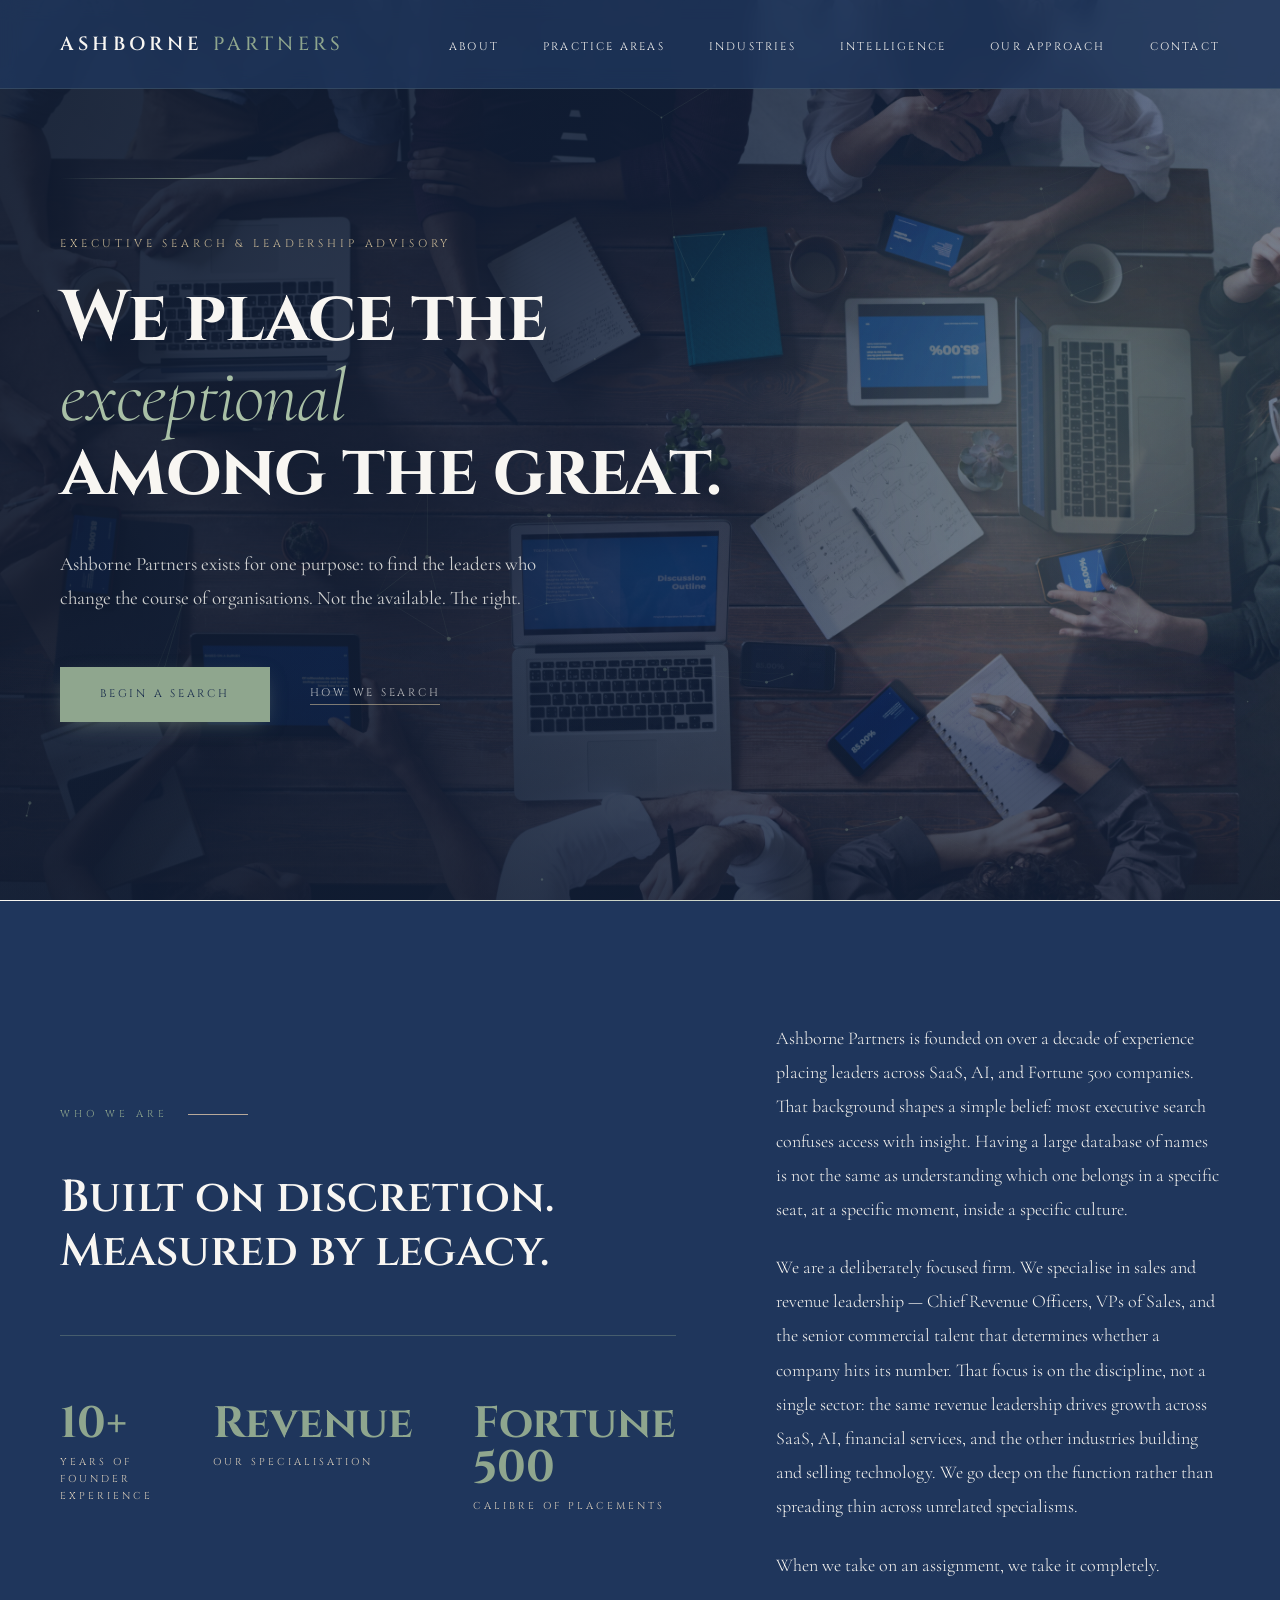
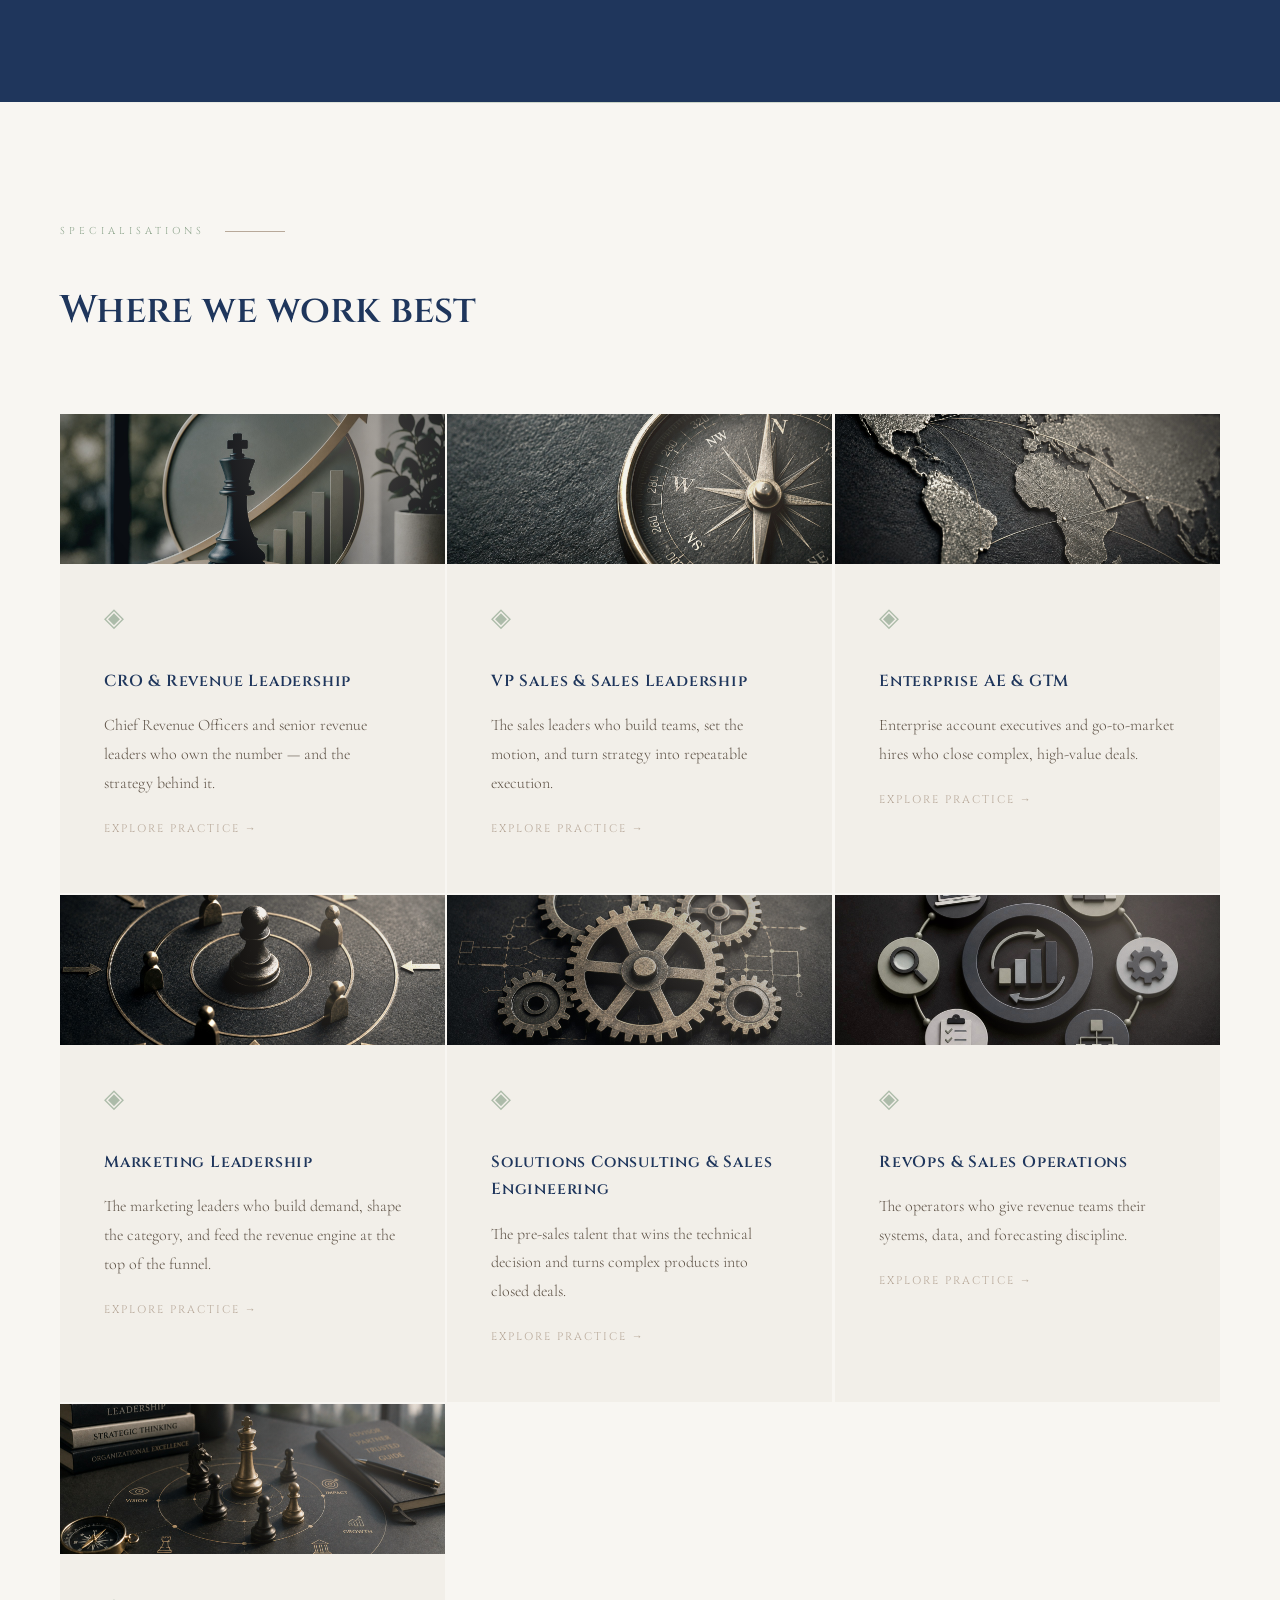
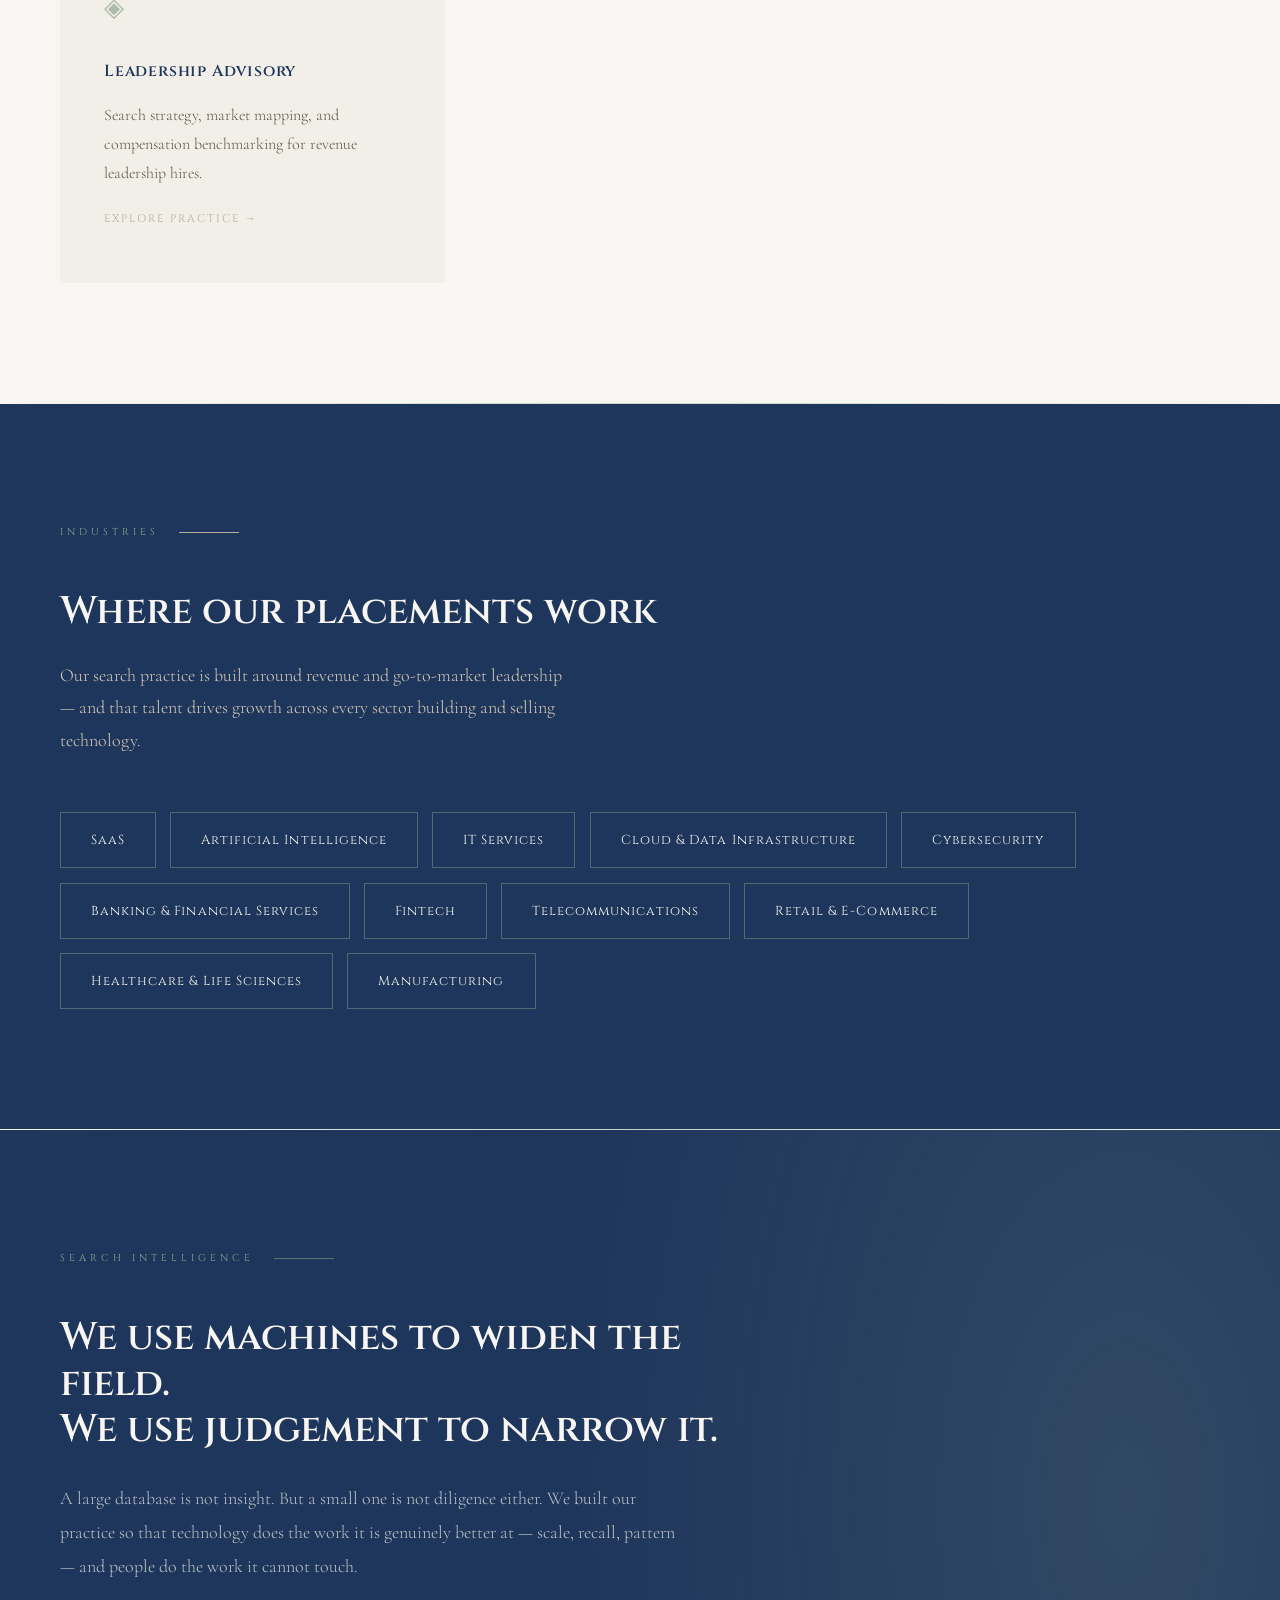
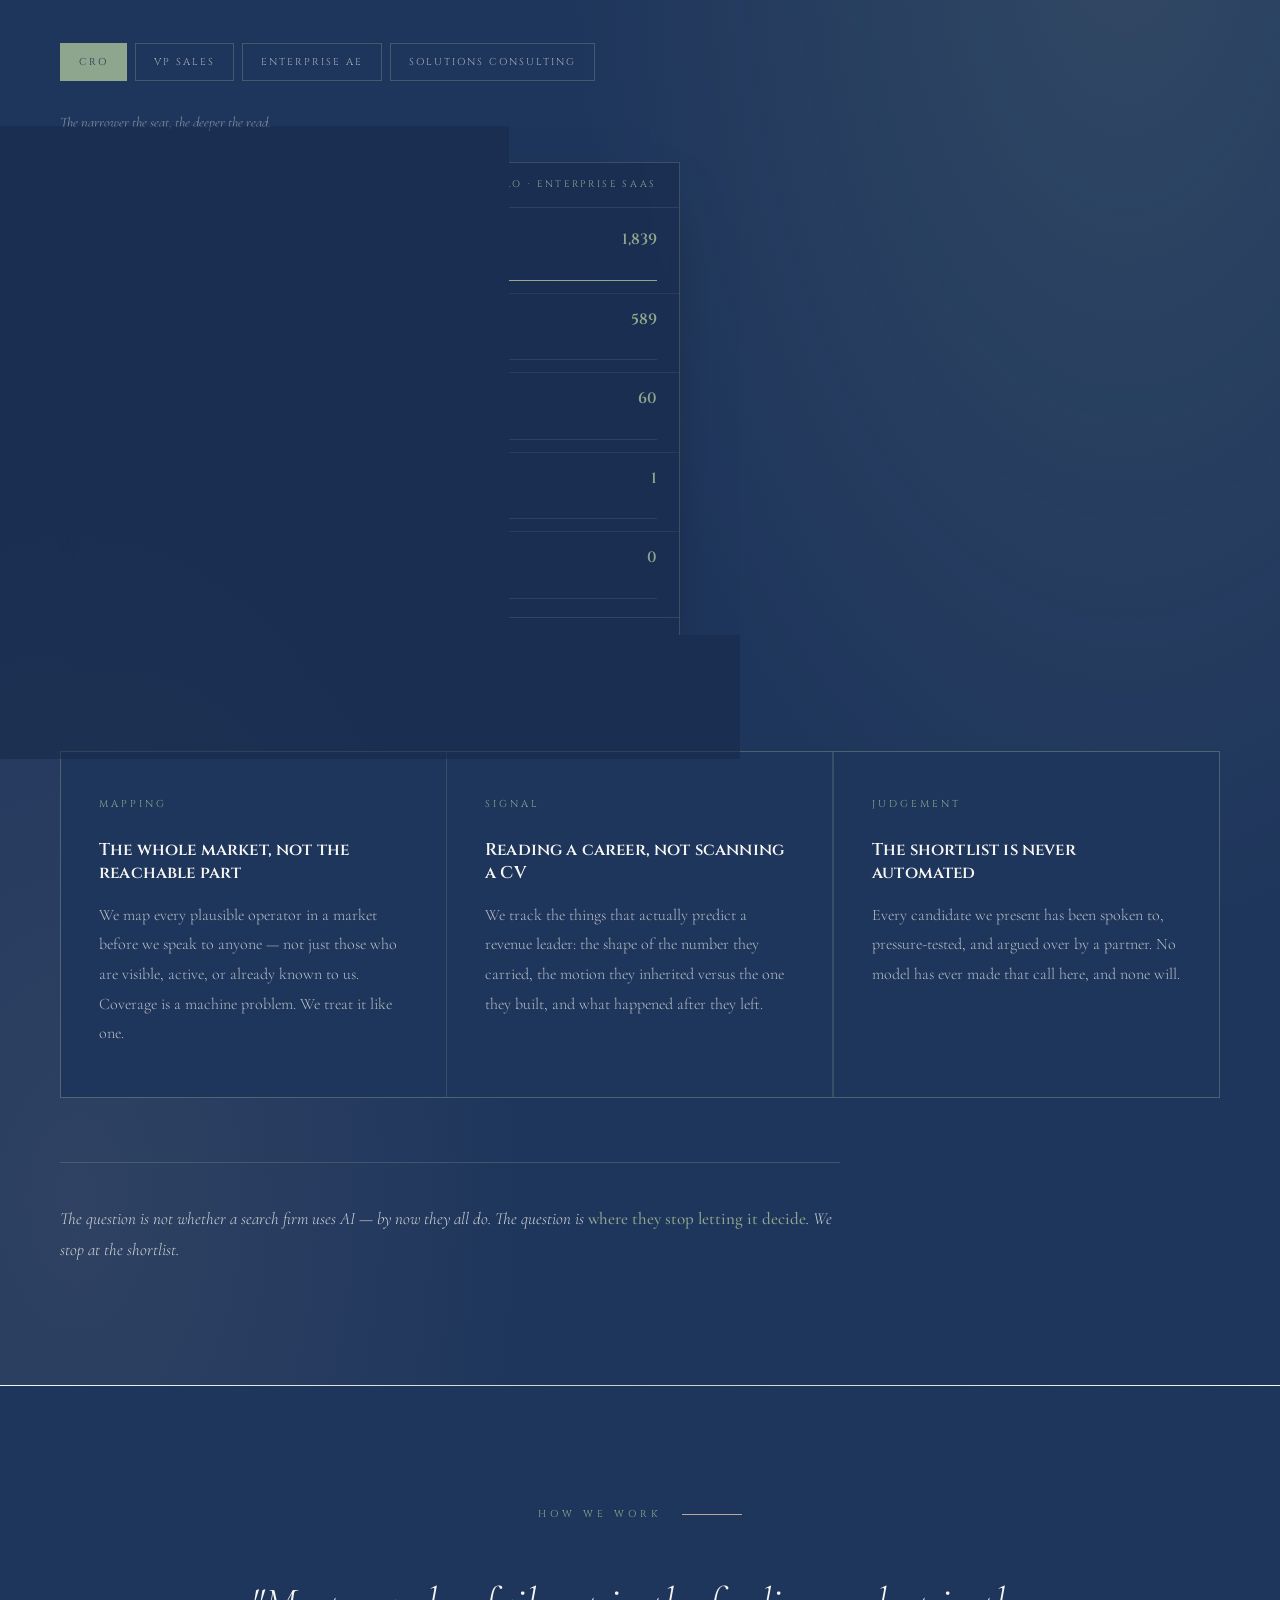
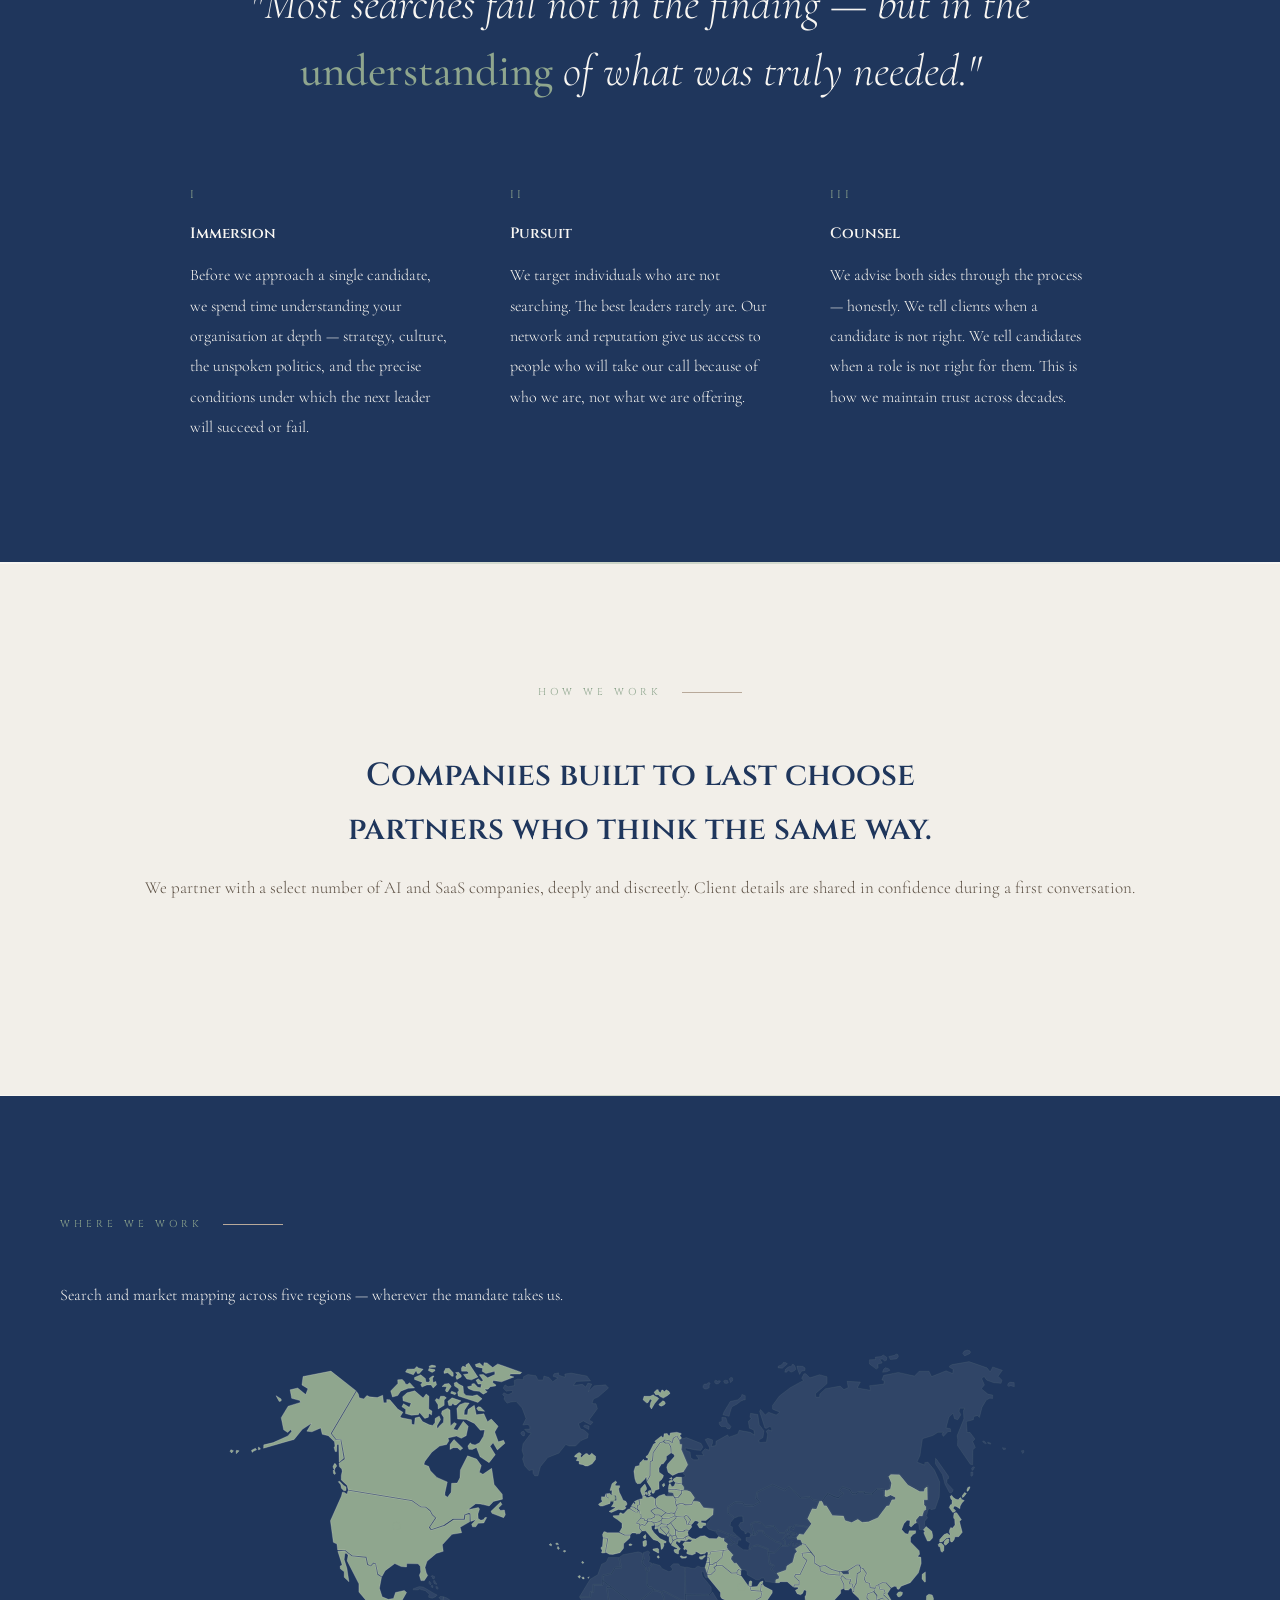
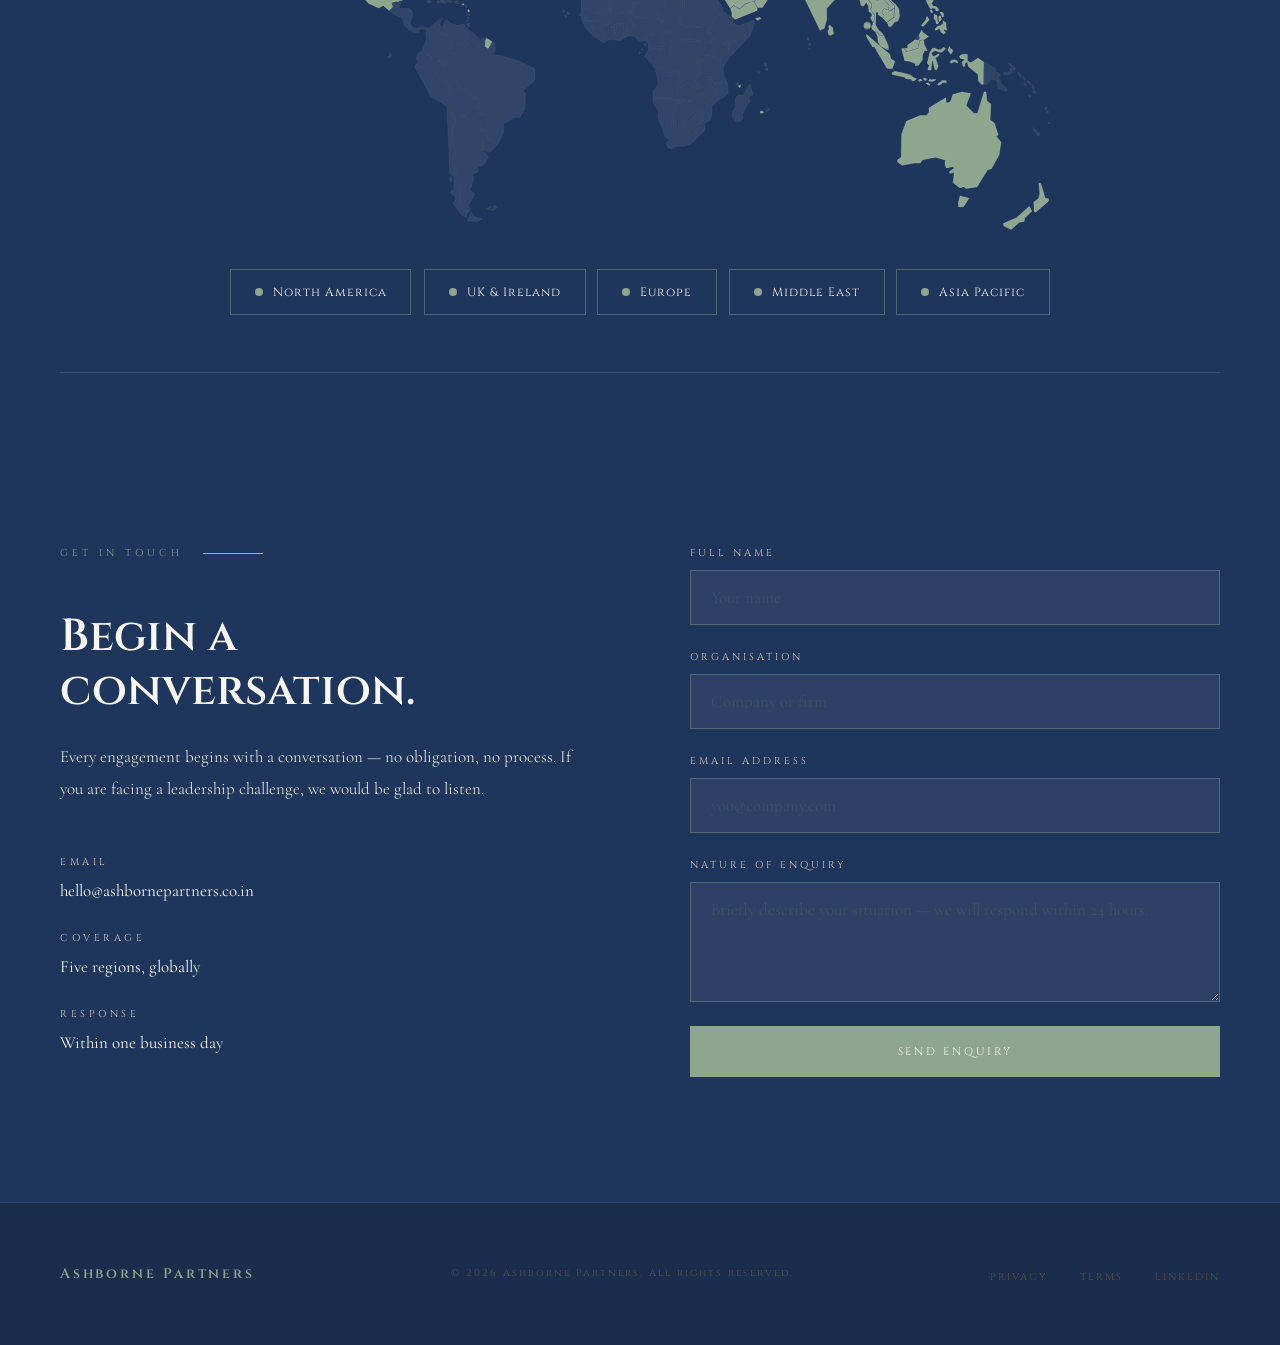
<file: index.html>
<!DOCTYPE html>
<html lang="en">
<head>
  <meta charset="UTF-8" />
  <meta name="viewport" content="width=device-width, initial-scale=1.0" />
  <title>Ashborne Partners — Executive Search</title>
  <link rel="preconnect" href="https://fonts.googleapis.com" />
  <link rel="preconnect" href="https://fonts.gstatic.com" crossorigin />
  <link href="https://fonts.googleapis.com/css2?family=Cinzel:wght@400;600;700&family=Cormorant+Garamond:ital,wght@0,300;0,400;0,500;1,300;1,400&display=swap" rel="stylesheet" />

  <style>
    *, *::before, *::after { box-sizing: border-box; margin: 0; padding: 0; }

    :root {
      --obsidian:   #F8F6F2;
      --charcoal:   #F2EFE9;
      --ember:      #EAE5DC;
      --gold:       #8FA68E;
      --gold-muted: #B8A99A;
      --parchment:  #1F365C;
      --ash:        #5C5044;
      --white:      #1F365C;

      /* depth tokens derived from the locked palette */
      --navy-deep:  #16294A;
      --sage-lift:  rgba(143,166,142,0.14);
      --rule:       rgba(143,166,142,0.30);
      --rule-soft:  rgba(143,166,142,0.16);
      --shadow-lo:  0 1px 2px rgba(31,54,92,0.04);
      --shadow-mid: 0 18px 50px -22px rgba(31,54,92,0.22);
      --ease:       cubic-bezier(0.22, 1, 0.36, 1);
    }

    @media (prefers-reduced-motion: reduce) {
      *, *::before, *::after {
        animation-duration: 0.01ms !important;
        animation-iteration-count: 1 !important;
        transition-duration: 0.01ms !important;
        scroll-behavior: auto !important;
      }
    }


    :focus-visible {
      outline: 2px solid var(--gold);
      outline-offset: 3px;
    }

    html { scroll-behavior: smooth; overflow-x: hidden; }

    body {
      background: var(--obsidian);
      color: var(--parchment);
      font-family: 'Cormorant Garamond', Georgia, serif;
      font-size: 18px;
      line-height: 1.7;
      -webkit-font-smoothing: antialiased;
      overflow-x: hidden;
      width: 100%;
      max-width: 100%;
    }

    /* ── NAV ── */
    nav {
      position: fixed;
      top: 0; left: 0; right: 0;
      z-index: 100;
      display: flex;
      align-items: center;
      justify-content: space-between;
      padding: 28px 60px;
      background: rgba(31,54,92,0.82);
      backdrop-filter: blur(10px);
      -webkit-backdrop-filter: blur(10px);
      border-bottom: 1px solid rgba(143,166,142,0.18);
    }

    .nav-logo {
      font-family: 'Cinzel', serif;
      font-size: 19px;
      font-weight: 600;
      letter-spacing: 0.22em;
      color: #F8F6F2;
      text-decoration: none;
      text-transform: uppercase;
    }
    .nav-logo-main { color: #F8F6F2; }
    .nav-logo-accent { color: var(--gold); font-weight: 500; }

    .nav-links {
      display: flex;
      gap: 44px;
      list-style: none;
    }

    .nav-links a {
      font-family: 'Cinzel', serif;
      font-size: 11px;
      font-weight: 400;
      letter-spacing: 0.2em;
      color: #F8F6F2;
      text-decoration: none;
      text-transform: uppercase;
      transition: color 0.3s;
    }

    .nav-links a:hover { color: var(--gold); }

    .nav-toggle {
      display: none;
      flex-direction: column;
      justify-content: center;
      gap: 5px;
      width: 32px;
      height: 32px;
      background: none;
      border: none;
      cursor: pointer;
      padding: 0;
      z-index: 110;
    }
    .nav-toggle span {
      display: block;
      width: 26px;
      height: 2px;
      background: #F8F6F2;
      transition: transform 0.3s, opacity 0.3s, background 0.3s;
    }
    .nav-toggle.open span:nth-child(1) { transform: translateY(7px) rotate(45deg); }
    .nav-toggle.open span:nth-child(2) { opacity: 0; }
    .nav-toggle.open span:nth-child(3) { transform: translateY(-7px) rotate(-45deg); }

    /* ── HERO ── */
    .hero {
      min-height: 100vh;
      display: flex;
      flex-direction: column;
      justify-content: center;
      padding: 0 60px;
      position: relative;
      overflow: hidden;
    }
    .hero-backdrop {
      position: absolute; inset: 0; z-index: 0; pointer-events: none;
      background-image:
        linear-gradient(105deg, rgba(16,27,48,0.94) 0%, rgba(18,32,58,0.86) 42%, rgba(22,41,74,0.66) 72%, rgba(31,54,92,0.5) 100%),
        url('images/hero-bg.jpg');
      background-size: cover, cover;
      background-position: center, center right;
      background-repeat: no-repeat, no-repeat;
    }
    .hero-backdrop::before {
      content: ''; position: absolute; inset: 0; z-index: 1;
      background:
        linear-gradient(to top, rgba(16,27,48,0.5) 0%, transparent 30%),
        radial-gradient(ellipse 44% 60% at 80% 45%, rgba(143,166,142,0.14) 0%, transparent 62%);
      pointer-events: none;
    }
    .hero-eyebrow, .hero-headline, .hero-body, .hero-cta, .hero-scroll, .burn-line { position: relative; z-index: 2; }

    /* Background texture */
    .hero::before {
      content: '';
      position: absolute;
      inset: 0;
      background:
        radial-gradient(ellipse 80% 60% at 60% 40%, rgba(143,166,142,0.10) 0%, transparent 60%),
        radial-gradient(ellipse 50% 80% at 10% 80%, rgba(234,229,220,0.8) 0%, transparent 50%);
      pointer-events: none;
    }

    /* The gold burn line — signature element */
    .burn-line {
      width: 0;
      height: 1px;
      background: linear-gradient(to right, transparent, var(--gold), transparent);
      margin-bottom: 56px;
      animation: burn 1.4s cubic-bezier(0.4, 0, 0.2, 1) 0.3s forwards;
    }

    @keyframes burn {
      0%   { width: 0; opacity: 0; }
      10%  { opacity: 1; }
      100% { width: 340px; opacity: 1; }
    }

    .hero-eyebrow {
      font-family: 'Cinzel', serif;
      font-size: 11px;
      font-weight: 400;
      letter-spacing: 0.35em;
      color: var(--parchment);
      text-transform: uppercase;
      margin-bottom: 28px;
      opacity: 0;
      animation: fadeUp 0.9s ease 1.1s forwards;
    }

    .hero-headline {
      font-family: 'Cinzel', serif;
      font-size: clamp(40px, 5.6vw, 82px);
      font-weight: 700;
      line-height: 1.04;
      letter-spacing: -0.015em;
      color: var(--white);
      max-width: 700px;
      opacity: 0;
      animation: fadeUp 0.9s ease 1.3s forwards;
    }

    .hero-headline em {
      font-style: italic;
      font-family: 'Cormorant Garamond', serif;
      font-weight: 300;
      font-size: 1.05em;
      color: var(--parchment);
    }

    .hero-body {
      margin-top: 36px;
      max-width: 480px;
      font-size: 19px;
      font-weight: 400;
      color: var(--parchment);
      line-height: 1.8;
      opacity: 0;
      animation: fadeUp 0.9s ease 1.5s forwards;
    }

    .hero-cta {
      margin-top: 52px;
      display: flex;
      align-items: center;
      gap: 40px;
      opacity: 0;
      animation: fadeUp 0.9s ease 1.7s forwards;
    }

    .btn-primary {
      font-family: 'Cinzel', serif;
      font-size: 11px;
      letter-spacing: 0.25em;
      text-transform: uppercase;
      color: var(--obsidian);
      background: var(--gold);
      border: none;
      padding: 18px 40px;
      cursor: pointer;
      text-decoration: none;
      display: inline-block;
      transition: background 0.3s, transform 0.2s;
    }

    .btn-primary:hover {
      background: #8FA68E;
      transform: translateY(-1px);
    }

    .btn-ghost {
      font-family: 'Cinzel', serif;
      font-size: 11px;
      letter-spacing: 0.25em;
      text-transform: uppercase;
      color: var(--ash);
      text-decoration: none;
      border-bottom: 1px solid var(--gold-muted);
      padding-bottom: 2px;
      transition: color 0.3s;
    }

    .btn-ghost:hover { color: var(--gold); }

    .hero-scroll {
      position: absolute;
      bottom: 48px;
      left: 60px;
      display: flex;
      align-items: center;
      gap: 16px;
      opacity: 0;
      animation: fadeUp 0.9s ease 2s forwards;
    }

    .scroll-line {
      width: 48px;
      height: 1px;
      background: var(--gold-muted);
    }

    .scroll-label {
      font-family: 'Cinzel', serif;
      font-size: 10px;
      letter-spacing: 0.3em;
      color: var(--ash);
      text-transform: uppercase;
    }

    @keyframes fadeUp {
      from { opacity: 0; transform: translateY(20px); }
      to   { opacity: 1; transform: translateY(0); }
    }

    /* ── SIGNATURE: THE SEARCH LEDGER ── */
    .ledger-wrap {
      position: relative;
      z-index: 2;
      margin-top: 60px;
      max-width: 620px;
      opacity: 0;
      transform: translateY(20px);
      transition: opacity 0.9s var(--ease), transform 0.9s var(--ease);
    }
    .ledger-wrap.in { opacity: 1; transform: translateY(0); }

    .ledger {
      border: 1px solid rgba(143,166,142,0.28);
      background: rgba(22,41,74,0.55);
      backdrop-filter: blur(6px);
      -webkit-backdrop-filter: blur(6px);
      box-shadow: 0 24px 60px -30px rgba(0,0,0,0.5);
    }

    .ledger-head {
      display: flex;
      align-items: center;
      justify-content: space-between;
      gap: 16px;
      padding: 14px 22px;
      border-bottom: 1px solid var(--rule-soft);
    }

    .ledger-title {
      font-family: 'Cinzel', serif;
      font-size: 9.5px;
      letter-spacing: 0.32em;
      text-transform: uppercase;
      color: rgba(248,246,242,0.60);
    }

    .ledger-live {
      display: flex;
      align-items: center;
      gap: 9px;
      font-family: 'Cinzel', serif;
      font-size: 9.5px;
      letter-spacing: 0.28em;
      text-transform: uppercase;
      color: var(--gold);
    }

    .ledger-dot {
      width: 5px; height: 5px;
      border-radius: 50%;
      background: var(--gold);
      animation: pulse 2.6s ease-in-out infinite;
    }

    @keyframes pulse {
      0%, 100% { opacity: 0.35; transform: scale(1); }
      50%      { opacity: 1;    transform: scale(1.35); }
    }

    .ledger-rows { padding: 6px 0; }

    .ledger-row {
      display: grid;
      grid-template-columns: 1fr auto;
      align-items: baseline;
      gap: 18px;
      padding: 12px 22px;
      border-bottom: 1px solid rgba(143,166,142,0.12);
    }
    .ledger-row:last-child { border-bottom: none; }

    .ledger-stage {
      font-size: 15.5px;
      font-weight: 300;
      color: rgba(248,246,242,0.86);
      letter-spacing: 0.01em;
    }

    .ledger-count {
      font-family: 'Cinzel', serif;
      font-size: 15px;
      font-weight: 600;
      color: var(--gold);
      font-variant-numeric: tabular-nums;
      min-width: 3ch;
      text-align: right;
    }

    .ledger-bar {
      grid-column: 1 / -1;
      height: 1px;
      background: var(--rule-soft);
      margin-top: 9px;
      position: relative;
      overflow: hidden;
    }

    .ledger-bar span {
      position: absolute;
      inset: 0 auto 0 0;
      width: 0;
      background: linear-gradient(to right, var(--gold-muted), var(--gold));
      transition: width 1.1s var(--ease);
    }

    .ledger-foot {
      padding: 15px 22px 17px;
      border-top: 1px solid rgba(143,166,142,0.20);
      font-size: 15px;
      font-weight: 300;
      color: rgba(248,246,242,0.62);
      line-height: 1.6;
    }

    .ledger-foot b {
      font-weight: 500;
      color: var(--gold);
    }



    /* ── INTELLIGENCE ── */
    .intel {
      background: var(--parchment);
      color: #F8F6F2;
      position: relative;
      overflow: hidden;
    }

    .intel::before {
      content: '';
      position: absolute;
      inset: 0;
      background:
        radial-gradient(ellipse 70% 90% at 88% 20%, rgba(143,166,142,0.16) 0%, transparent 62%),
        radial-gradient(ellipse 60% 70% at 6% 90%, rgba(184,169,154,0.10) 0%, transparent 58%);
      pointer-events: none;
    }

    .intel-inner { position: relative; z-index: 1; }

    .intel .section-eyebrow { color: var(--gold); }
    .intel .section-eyebrow::after { background: rgba(143,166,142,0.55); }

    .intel-headline {
      font-family: 'Cinzel', serif;
      font-size: clamp(26px, 3vw, 42px);
      font-weight: 600;
      line-height: 1.2;
      color: #F8F6F2;
      max-width: 720px;
    }

    .intel-intro {
      margin-top: 28px;
      max-width: 620px;
      font-size: 18px;
      font-weight: 300;
      line-height: 1.9;
      color: rgba(248,246,242,0.74);
    }

    .intel-grid {
      margin-top: 76px;
      display: grid;
      grid-template-columns: repeat(3, 1fr);
      gap: 1px;
      background: rgba(143,166,142,0.22);
      border: 1px solid rgba(143,166,142,0.22);
    }

    .intel-cell {
      background: var(--parchment);
      padding: 44px 38px 48px;
      position: relative;
      transition: background 0.45s var(--ease);
    }

    .intel-cell:hover { background: var(--navy-deep); }

    .intel-marker {
      font-family: 'Cinzel', serif;
      font-size: 10px;
      letter-spacing: 0.3em;
      color: var(--gold);
      text-transform: uppercase;
      display: block;
      margin-bottom: 26px;
    }

    .intel-cell h3 {
      font-family: 'Cinzel', serif;
      font-size: 17px;
      font-weight: 600;
      color: #F8F6F2;
      line-height: 1.35;
      margin-bottom: 16px;
      letter-spacing: 0.01em;
    }

    .intel-cell p {
      font-size: 16px;
      font-weight: 300;
      line-height: 1.85;
      color: rgba(248,246,242,0.70);
    }

    .intel-note {
      margin-top: 64px;
      padding-top: 40px;
      border-top: 1px solid rgba(143,166,142,0.28);
      max-width: 780px;
      font-size: 17px;
      font-weight: 300;
      font-style: italic;
      line-height: 1.85;
      color: rgba(248,246,242,0.82);
    }

    .intel-note strong {
      font-style: normal;
      font-weight: 500;
      color: var(--gold);
    }





    /* ── SEARCH SHAPE ──
       Interactive funnel. Selecting a practice redraws the ledger
       to that practice's shape. */
    .shape-controls {
      display: flex;
      flex-wrap: wrap;
      gap: 8px;
      margin-top: 44px;
      margin-bottom: 30px;
    }

    .shape-btn {
      font-family: 'Cinzel', serif;
      font-size: 10px;
      letter-spacing: 0.2em;
      text-transform: uppercase;
      color: rgba(248,246,242,0.62);
      background: transparent;
      border: 1px solid rgba(143,166,142,0.32);
      padding: 11px 18px;
      cursor: pointer;
      transition: color 0.32s var(--ease), border-color 0.32s var(--ease), background 0.32s var(--ease);
      font-weight: 400;
    }

    .shape-btn:hover {
      color: #F8F6F2;
      border-color: rgba(143,166,142,0.6);
    }

    .shape-btn[aria-pressed="true"] {
      color: var(--parchment);
      background: var(--gold);
      border-color: var(--gold);
    }

    .shape-note {
      font-size: 14.5px;
      font-weight: 300;
      font-style: italic;
      color: rgba(248,246,242,0.52);
      margin-bottom: 26px;
      min-height: 1.5em;
      transition: opacity 0.3s ease;
    }

    /* Numbers change without the row jumping. */
    .ledger-count { transition: opacity 0.22s ease; }
    .ledger-count.swap { opacity: 0; }

    /* ── AMBIENT FIELD ──
       Sits behind the hero copy. Faint by design. */
    .field {
      position: absolute;
      inset: 0;
      z-index: 1;
      pointer-events: none;
      opacity: 0;
      transition: opacity 2.2s ease 0.6s;
    }
    .field.on { opacity: 1; }


    /* ── SCROLL REVEAL ──
       One shared system. Elements are marked by JS on load so the
       page still renders fully if JS fails. */
    .js-reveal {
      opacity: 0;
      transform: translateY(14px);
      transition:
        opacity 0.75s var(--ease),
        transform 0.75s var(--ease);
      transition-delay: var(--reveal-delay, 0ms);
      will-change: opacity, transform;
    }

    .js-reveal.is-in {
      opacity: 1;
      transform: none;
    }

    /* Eyebrow rule draws itself rather than fading */
    .js-reveal.section-eyebrow::after {
      transform: scaleX(0);
      transform-origin: left;
      transition: transform 0.7s var(--ease);
      transition-delay: calc(var(--reveal-delay, 0ms) + 200ms);
    }
    .js-reveal.section-eyebrow.is-in::after { transform: scaleX(1); }

    /* Stat figures settle with a touch more travel */
    .js-reveal.stat-item { transform: translateY(18px); }

    /* Practice cards and pills carry their own hover transitions,
       so scope the reveal transform to avoid fighting them. */
    .practice-card.js-reveal { transform: translateY(18px); }
    .practice-card.js-reveal.is-in { transform: translateY(0); }
    .practice-card.js-reveal.is-in:hover { transform: translateY(-3px); }

    .industry-pill.js-reveal,
    .coverage-pill.js-reveal {
      opacity: 0;
      transform: translateY(10px) scale(0.985);
    }
    .industry-pill.js-reveal.is-in,
    .coverage-pill.js-reveal.is-in {
      opacity: 1;
      transform: none;
    }

    /* Roman numerals in the approach steps */
    .approach-step-num.js-reveal { transform: translateY(0); opacity: 0; }
    .approach-step-num.js-reveal.is-in { opacity: 1; }

    @media (prefers-reduced-motion: reduce) {
      .js-reveal,
      .js-reveal.section-eyebrow::after,
      .industry-pill.js-reveal,
      .coverage-pill.js-reveal,
      .practice-card.js-reveal {
        opacity: 1 !important;
        transform: none !important;
        transition: none !important;
      }
      .js-reveal.section-eyebrow::after { transform: scaleX(1) !important; }
    }

    /* ── DIVIDER ── */
    .divider {
      width: 100%;
      height: 1px;
      background: linear-gradient(to right, transparent, rgba(143,166,142,0.45), transparent);
    }

    /* ── SECTION BASE ── */
    section {
      padding: 120px 60px;
    }

    .section-eyebrow {
      font-family: 'Cinzel', serif;
      font-size: 10px;
      font-weight: 400;
      letter-spacing: 0.4em;
      color: var(--gold);
      text-transform: uppercase;
      margin-bottom: 48px;
      display: flex;
      align-items: center;
      gap: 20px;
    }

    .section-eyebrow::after {
      content: '';
      display: block;
      width: 60px;
      height: 1px;
      background: var(--gold-muted);
    }

    /* ── ABOUT ── */
    .about {
      background: var(--charcoal);
      display: grid;
      grid-template-columns: 1fr 1fr;
      gap: 100px;
      align-items: center;
    }

    .about-headline {
      font-family: 'Cinzel', serif;
      font-size: clamp(28px, 3.5vw, 48px);
      font-weight: 600;
      line-height: 1.2;
      color: var(--white);
    }

    .about-body {
      font-size: 18px;
      font-weight: 300;
      color: var(--ash);
      line-height: 1.9;
    }

    .about-body p + p { margin-top: 24px; }

    .stat-row {
      display: flex;
      gap: 60px;
      margin-top: 56px;
      padding-top: 48px;
      border-top: 1px solid rgba(143,166,142,0.30);
    }

    .stat-item {}

    .stat-number {
      font-family: 'Cinzel', serif;
      font-size: 44px;
      font-weight: 700;
      color: var(--gold);
      line-height: 1;
    }

    .stat-label {
      font-family: 'Cinzel', serif;
      font-size: 10px;
      letter-spacing: 0.3em;
      color: var(--ash);
      text-transform: uppercase;
      margin-top: 8px;
    }

    /* ── PRACTICE AREAS ── */
    .practice {
      background: var(--obsidian);
    }

    .practice-header {
      max-width: 600px;
      margin-bottom: 80px;
    }

    .practice-headline {
      font-family: 'Cinzel', serif;
      font-size: clamp(26px, 3vw, 42px);
      font-weight: 600;
      color: var(--white);
      line-height: 1.2;
    }

    .practice-grid {
      display: grid;
      grid-template-columns: repeat(3, 1fr);
      gap: 2px;
    }

    .practice-card {
      background: var(--charcoal);
      padding: 52px 44px;
      position: relative;
      overflow: hidden;
      transition: background 0.3s;
      cursor: default;
    }

    .practice-card::before {
      content: '';
      position: absolute;
      bottom: 0; left: 0;
      width: 100%; height: 2px;
      background: var(--gold);
      transform: scaleX(0);
      transform-origin: left;
      transition: transform 0.4s cubic-bezier(0.4, 0, 0.2, 1);
    }

    .practice-card:hover::before { transform: scaleX(1); }
    .practice-card:hover {
      background: var(--ember);
      transform: translateY(-3px);
      box-shadow: var(--shadow-mid);
    }
    .practice-card {
      transition: background 0.4s var(--ease), transform 0.4s var(--ease), box-shadow 0.4s var(--ease);
    }

    .practice-icon {
      font-size: 28px;
      margin-bottom: 28px;
      opacity: 0.7;
    }

    .practice-title {
      font-family: 'Cinzel', serif;
      font-size: 16px;
      font-weight: 600;
      letter-spacing: 0.05em;
      color: var(--white);
      margin-bottom: 16px;
    }

    .practice-desc {
      font-size: 16px;
      font-weight: 300;
      color: var(--ash);
      line-height: 1.8;
    }

    /* ── INDUSTRIES ── */
    .industries-header {
      max-width: 600px;
      margin-bottom: 56px;
    }
    .industries-headline {
      font-family: 'Cinzel', serif;
      font-size: clamp(26px, 3vw, 42px);
      font-weight: 600;
      line-height: 1.2;
    }
    .industries-intro {
      margin-top: 24px;
      font-size: 18px;
      font-weight: 300;
      line-height: 1.8;
      max-width: 520px;
    }
    .industries-grid {
      display: flex;
      flex-wrap: wrap;
      gap: 14px;
    }
    .industry-pill {
      font-family: 'Cinzel', serif;
      font-size: 13px;
      letter-spacing: 0.08em;
      padding: 16px 30px;
      border: 1px solid rgba(143,166,142,0.45);
      transition: border-color 0.3s, background 0.3s;
    }
    .industry-pill:hover {
      border-color: #8FA68E;
      background: rgba(143,166,142,0.12);
    }

    /* ── APPROACH ── */
    .approach {
      background: var(--ember);
    }

    .approach-inner {
      max-width: 900px;
      margin: 0 auto;
      text-align: center;
    }

    .approach-quote {
      font-family: 'Cormorant Garamond', serif;
      font-size: clamp(26px, 3.5vw, 46px);
      font-weight: 300;
      font-style: italic;
      color: var(--parchment);
      line-height: 1.5;
      margin-bottom: 48px;
    }

    .approach-quote strong {
      font-style: normal;
      font-weight: 500;
      color: var(--gold);
    }

    .approach-body {
      display: grid;
      grid-template-columns: repeat(3, 1fr);
      gap: 60px;
      margin-top: 80px;
      text-align: left;
    }

    .approach-step-num {
      font-family: 'Cinzel', serif;
      font-size: 11px;
      letter-spacing: 0.3em;
      color: var(--gold-muted);
      margin-bottom: 16px;
    }

    .approach-step-title {
      font-family: 'Cinzel', serif;
      font-size: 15px;
      font-weight: 600;
      color: var(--white);
      margin-bottom: 14px;
    }

    .approach-step-desc {
      font-size: 16px;
      font-weight: 300;
      color: var(--ash);
      line-height: 1.9;
    }

    /* ── CLIENTS / SOCIAL PROOF ── */
    .proof {
      background: var(--charcoal);
      text-align: center;
    }

    .proof-headline {
      font-family: 'Cinzel', serif;
      font-size: clamp(24px, 2.5vw, 36px);
      font-weight: 600;
      color: var(--white);
      max-width: 600px;
      margin: 0 auto 16px;
    }

    .proof-sub {
      font-size: 17px;
      font-weight: 300;
      color: var(--ash);
      margin-bottom: 72px;
    }

    .proof-logos {
      display: flex;
      justify-content: center;
      align-items: center;
      gap: 64px;
      flex-wrap: wrap;
      margin-bottom: 80px;
      opacity: 0.5;
    }

    .proof-logo-text {
      font-family: 'Cinzel', serif;
      font-size: 13px;
      letter-spacing: 0.3em;
      color: var(--parchment);
      text-transform: uppercase;
    }

    .testimonial {
      max-width: 680px;
      margin: 0 auto;
      border-left: 1px solid var(--gold-muted);
      padding-left: 40px;
      text-align: left;
    }

    .testimonial-text {
      font-family: 'Cormorant Garamond', serif;
      font-size: 22px;
      font-weight: 300;
      font-style: italic;
      color: var(--parchment);
      line-height: 1.7;
      margin-bottom: 28px;
    }

    .testimonial-attr {
      font-family: 'Cinzel', serif;
      font-size: 11px;
      letter-spacing: 0.25em;
      color: var(--gold);
    }

    /* ── CONTACT ── */
    .contact {
      background: var(--obsidian);
      display: grid;
      grid-template-columns: 1fr 1fr;
      gap: 100px;
      align-items: start;
    }

    .contact-headline {
      font-family: 'Cinzel', serif;
      font-size: clamp(28px, 3.5vw, 48px);
      font-weight: 600;
      color: var(--white);
      line-height: 1.2;
      margin-bottom: 24px;
    }

    .contact-body {
      font-size: 17px;
      font-weight: 300;
      color: var(--ash);
      line-height: 1.9;
      margin-bottom: 48px;
    }

    .contact-detail {
      margin-bottom: 24px;
    }

    .contact-detail-label {
      font-family: 'Cinzel', serif;
      font-size: 10px;
      letter-spacing: 0.35em;
      color: var(--gold);
      text-transform: uppercase;
      margin-bottom: 6px;
    }

    .contact-detail-value {
      font-size: 17px;
      color: var(--parchment);
    }

    /* ── COVERAGE MAP ── */
    .coverage-block {
      grid-column: 1 / -1;
      margin-bottom: 72px;
      padding-bottom: 56px;
      border-bottom: 1px solid rgba(143,166,142,0.25);
    }
    .coverage-intro {
      max-width: 560px;
      font-size: 16px;
      font-weight: 300;
      line-height: 1.8;
      margin-bottom: 40px;
    }
    .coverage-map {
      max-width: 820px;
      margin: 0 auto;
    }
    .coverage-map .coverage-svg {
      width: 100%;
      height: auto;
      display: block;
      overflow: visible;
    }
    .coverage-map .r-other {
      fill: rgba(248,246,242,0.08);
      stroke: rgba(143,166,142,0.18);
      stroke-width: 0.6;
    }
    /* Default state is the FINAL visible state — sage-filled, no JS
       required. The reveal below is a pure CSS animation that plays
       once on load; it never gates whether the map is visible. */
    .coverage-map .r-na,
    .coverage-map .r-uki,
    .coverage-map .r-eu,
    .coverage-map .r-me,
    .coverage-map .r-apac {
      fill: #8FA68E;
      stroke: rgba(248,246,242,0.35);
      stroke-width: 0.6;
      animation: region-in 0.9s var(--ease) both;
    }
    .coverage-map .r-na   { animation-delay: 0ms;   }
    .coverage-map .r-uki  { animation-delay: 180ms; }
    .coverage-map .r-eu   { animation-delay: 360ms; }
    .coverage-map .r-me   { animation-delay: 540ms; }
    .coverage-map .r-apac { animation-delay: 720ms; }
    @keyframes region-in {
      from { fill: rgba(248,246,242,0.08); stroke: rgba(143,166,142,0.18); }
      to   { fill: #8FA68E; stroke: rgba(248,246,242,0.35); }
    }

    /* Pins: visible and pulsing by default, independent of any
       scroll-triggered class. */
    .coverage-pin .pin-dot {
      fill: #8FA68E;
      opacity: 1;
      animation: dot-in 0.5s var(--ease) both;
      animation-delay: calc(var(--pin-delay, 0ms) + 700ms);
    }
    @keyframes dot-in {
      from { opacity: 0; }
      to   { opacity: 1; }
    }
    .coverage-pin .pin-ring {
      fill: none;
      stroke: #8FA68E;
      stroke-width: 1.4;
      opacity: 0;
      transform-origin: center;
      transform-box: fill-box;
      animation: pin-pulse 2.6s ease-out infinite;
      animation-delay: calc(var(--pin-delay, 0ms) + 700ms);
    }
    @keyframes pin-pulse {
      0%   { opacity: 0.55; transform: scale(1); }
      70%  { opacity: 0; transform: scale(4.5); }
      100% { opacity: 0; transform: scale(4.5); }
    }
    @media (prefers-reduced-motion: reduce) {
      .coverage-map .r-na, .coverage-map .r-uki, .coverage-map .r-eu,
      .coverage-map .r-me, .coverage-map .r-apac {
        fill: #8FA68E !important;
        stroke: rgba(248,246,242,0.35) !important;
        animation: none !important;
      }
      .coverage-pin .pin-dot { opacity: 1 !important; animation: none !important; }
      .coverage-pin .pin-ring { animation: none !important; opacity: 0 !important; }
    }
    .coverage-pills {
      display: flex;
      flex-wrap: wrap;
      justify-content: center;
      gap: 12px;
      margin-top: 40px;
    }
    .coverage-pill {
      font-family: 'Cinzel', serif;
      font-size: 12px;
      letter-spacing: 0.08em;
      padding: 12px 24px;
      border: 1px solid rgba(143,166,142,0.45);
      color: #F8F6F2;
      display: flex;
      align-items: center;
      gap: 10px;
    }
    .coverage-pill::before {
      content: '';
      width: 8px;
      height: 8px;
      border-radius: 50%;
      background: #8FA68E;
      flex-shrink: 0;
    }
    @media (max-width: 900px) {
      .coverage-block { margin-bottom: 56px; padding-bottom: 40px; }
    }

    /* Form */
    .contact-form {
      display: flex;
      flex-direction: column;
      gap: 24px;
    }

    .form-group {
      display: flex;
      flex-direction: column;
      gap: 8px;
    }

    .form-label {
      font-family: 'Cinzel', serif;
      font-size: 10px;
      letter-spacing: 0.3em;
      color: var(--gold-muted);
      text-transform: uppercase;
    }

    .form-input,
    .form-textarea {
      background: var(--charcoal);
      border: 1px solid rgba(143,166,142,0.30);
      color: var(--parchment);
      font-family: 'Cormorant Garamond', serif;
      font-size: 17px;
      font-weight: 300;
      padding: 16px 20px;
      outline: none;
      transition: border-color 0.3s;
      width: 100%;
    }

    .form-input:focus,
    .form-textarea:focus {
      border-color: var(--gold-muted);
    }

    .form-textarea {
      resize: vertical;
      min-height: 120px;
    }

    .form-input::placeholder,
    .form-textarea::placeholder {
      color: rgba(110,106,102,0.4);
    }

    /* ── FOOTER ── */
    footer {
      background: #1A2D4D;
      padding: 56px 60px;
      display: flex;
      align-items: center;
      justify-content: space-between;
      border-top: 1px solid rgba(143,166,142,0.22);
    }

    .footer-logo {
      font-family: 'Cinzel', serif;
      font-size: 14px;
      font-weight: 600;
      letter-spacing: 0.2em;
      color: var(--gold);
    }

    .footer-copy {
      font-family: 'Cinzel', serif;
      font-size: 10px;
      letter-spacing: 0.2em;
      color: var(--ash);
    }

    .footer-links {
      display: flex;
      gap: 32px;
      list-style: none;
    }

    .footer-links a {
      font-family: 'Cinzel', serif;
      font-size: 10px;
      letter-spacing: 0.2em;
      color: var(--ash);
      text-decoration: none;
      text-transform: uppercase;
      transition: color 0.3s;
    }

    .footer-links a:hover { color: var(--gold); }

    /* ── TEAM ── */
    .team {
      background: var(--obsidian);
    }

    .team-header {
      max-width: 600px;
      margin-bottom: 80px;
    }

    .team-headline {
      font-family: 'Cinzel', serif;
      font-size: clamp(26px, 3vw, 42px);
      font-weight: 600;
      color: var(--white);
      line-height: 1.2;
    }

    .team-grid {
      display: grid;
      grid-template-columns: repeat(4, 1fr);
      gap: 48px 36px;
    }

    .team-photo {
      width: 100%;
      aspect-ratio: 4 / 5;
      object-fit: cover;
      background: var(--charcoal);
      border: 1px solid rgba(143,166,142,0.30);
      filter: grayscale(35%) brightness(0.95);
      transition: filter 0.4s, border-color 0.4s;
      margin-bottom: 24px;
      display: block;
    }

    .team-card:hover .team-photo {
      filter: grayscale(0%) brightness(1);
      border-color: var(--gold-muted);
    }

    .team-name {
      font-family: 'Cinzel', serif;
      font-size: 17px;
      font-weight: 600;
      color: var(--white);
      margin-bottom: 6px;
    }

    .team-role {
      font-family: 'Cinzel', serif;
      font-size: 10px;
      letter-spacing: 0.25em;
      text-transform: uppercase;
      color: var(--gold);
      margin-bottom: 14px;
    }

    .team-bio {
      font-size: 15px;
      font-weight: 300;
      color: var(--ash);
      line-height: 1.7;
    }

    /* ── RESPONSIVE ── */
    /* ── TABLET ── */
    @media (max-width: 1024px) {
      nav { padding: 24px 40px; }
      section { padding: 100px 40px; }
      .hero { padding: 0 40px; }
      .practice-grid { grid-template-columns: repeat(2, 1fr); }
      .approach-body { grid-template-columns: 1fr 1fr; gap: 48px; }
      .team-grid { grid-template-columns: repeat(3, 1fr); }
      .about { gap: 60px; }
      .contact { gap: 60px; }
      .hero-scroll { left: 40px; }
      .intel-grid { grid-template-columns: 1fr; }
    }

    /* ── MOBILE ── */
    @media (max-width: 900px) {
      nav { padding: 20px 28px; }
      .nav-toggle { display: flex; }
      .nav-links {
        position: fixed;
        top: 0; right: 0;
        height: 100vh;
        width: min(78vw, 320px);
        flex-direction: column;
        justify-content: center;
        gap: 36px;
        background: var(--obsidian);
        box-shadow: -8px 0 40px rgba(31,54,92,0.15);
        transform: translateX(100%);
        transition: transform 0.35s cubic-bezier(0.4, 0, 0.2, 1), visibility 0.35s;
        visibility: hidden;
        padding: 0 44px;
        z-index: 105;
      }
      .nav-links.open { transform: translateX(0); visibility: visible; }
      .nav-links a { font-size: 14px; color: var(--parchment); }
      .nav-toggle.open span { background: var(--parchment); }

      section { padding: 72px 28px; }
      .hero { padding: 0 28px; }
      .about { grid-template-columns: 1fr; gap: 48px; }
      .practice-grid { grid-template-columns: 1fr; }
      .team-grid { grid-template-columns: repeat(2, 1fr); gap: 36px 24px; }
      .approach-body { grid-template-columns: 1fr; gap: 40px; }
      .contact { grid-template-columns: 1fr; gap: 56px; }
      .stat-row { display: grid; grid-template-columns: 1fr 1fr; gap: 32px 24px; }
      .stat-number { font-size: 34px; word-break: break-word; }
      footer { flex-direction: column; gap: 24px; text-align: center; }
      .footer-links { justify-content: center; }
      .proof-logos { gap: 32px; }
      .hero-scroll { left: 28px; }

      .hero {
        min-height: auto;
        padding-top: 132px;
        padding-bottom: 84px;
      }
      .ledger-wrap { margin-top: 44px; max-width: 100%; }
      .hero-scroll { display: none; }
      .intel-grid { grid-template-columns: 1fr; }
      .intel-cell { padding: 36px 28px 40px; }
      .intel-note { margin-top: 48px; padding-top: 32px; font-size: 16px; }
    }

    /* ── SMALL PHONE ── */
    @media (max-width: 520px) {
      nav { padding: 18px 20px; }
      section { padding: 60px 20px; }
      .hero { padding: 0 20px; }
      .hero-cta { flex-direction: column; align-items: flex-start; gap: 22px; }
      .hero-cta .btn-primary { width: 100%; text-align: center; }
      .hero-headline { font-size: clamp(34px, 11vw, 48px); }
      .hero-body { font-size: 17px; margin-top: 28px; }
      .team-grid { grid-template-columns: 1fr 1fr; gap: 28px 18px; }
      .industries-grid { gap: 10px; }
      .industry-pill { padding: 13px 22px; font-size: 12px; }
      .hero-scroll { display: none; }
      .practice-header, .industries-header { margin-bottom: 48px; }
      .stat-row { grid-template-columns: 1fr; gap: 28px; }
      .stat-number { font-size: 38px; }

      .ledger-wrap { margin-top: 36px; }
      .ledger-head { padding: 12px 16px; flex-wrap: wrap; gap: 8px; }
      .ledger-title { font-size: 9px; letter-spacing: 0.26em; }
      .ledger-live { font-size: 9px; letter-spacing: 0.22em; }
      .ledger-row { padding: 10px 16px; gap: 12px; }
      .ledger-stage { font-size: 14px; }
      .ledger-count { font-size: 14px; }
      .ledger-foot { padding: 12px 16px 14px; font-size: 13.5px; }
      .intel-headline { font-size: clamp(24px, 7.5vw, 32px); }
      .intel-intro { font-size: 16.5px; margin-top: 22px; }
      .intel-cell { padding: 32px 22px 36px; }
      .intel-note { font-size: 15.5px; }
    }

    @media (prefers-reduced-motion: reduce) {
      .burn-line, .hero-eyebrow, .hero-headline, .hero-body, .hero-cta, .hero-scroll, .ledger-wrap {
        animation: none;
        opacity: 1;
      }
      .burn-line { width: 340px; }
      .ledger-dot { animation: none; opacity: 1; }
    }
  
    /* --- Practice cards as links + image slots --- */
    a.practice-card { text-decoration: none; display: block; }
    .practice-card { background: var(--charcoal); padding: 0 0 52px; position: relative; overflow: hidden; transition: transform 0.3s, box-shadow 0.3s; cursor: pointer; }
    .practice-card:hover { transform: translateY(-4px); box-shadow: 0 18px 40px rgba(31,54,92,0.12); }
    /* Image slot: shows photo if present, else an on-palette abstract gradient */
    .practice-img {
      height: 150px;
      background-color: #1F365C;
      background-size: cover;
      background-position: center;
      background-image: linear-gradient(135deg, #1F365C 0%, #2C4A78 45%, #8FA68E 130%);
      position: relative;
    }
    .practice-img::after {
      content: '';
      position: absolute; inset: 0;
      background: radial-gradient(circle at 75% 20%, rgba(184,169,154,0.35) 0%, transparent 55%);
    }
    .practice-icon { font-size: 26px; opacity: 0.7; color: #8FA68E; padding: 32px 44px 0; }
    .practice-title { padding: 0 44px; margin-top: 18px; }
    .practice-desc { padding: 0 44px; }
    .practice-more {
      display: inline-block;
      margin: 22px 44px 0;
      font-family: 'Cinzel', serif;
      font-size: 11px; letter-spacing: 0.18em; text-transform: uppercase;
      color: var(--gold-muted);
      transition: color 0.3s, letter-spacing 0.3s;
    }
    .practice-card:hover .practice-more { color: #8FA68E; letter-spacing: 0.24em; }

    /* --- Abstract hero accent (works with no photo) --- */
    .hero::after {
      content: '';
      position: absolute;
      right: -8%; top: 50%; transform: translateY(-50%);
      width: 46%; height: 70%;
      background:
        radial-gradient(circle at 60% 40%, rgba(143,166,142,0.18) 0%, transparent 60%),
        conic-gradient(from 200deg at 60% 50%, rgba(184,169,154,0.12), transparent 40%, rgba(31,54,92,0.08));
      border-radius: 50% 50% 48% 52% / 55% 45% 55% 45%;
      filter: blur(2px);
      pointer-events: none;
      z-index: 0;
    }
    .dark-section { background: #1F365C !important; }
    .dark-section,
    .dark-section p,
    .dark-section .about-body p,
    .dark-section .approach-step-desc,
    .dark-section .approach-step-title,
    .dark-section .approach-quote,
    .dark-section .proof-sub,
    .dark-section h2,
    .dark-section .about-headline,
    .dark-section .contact-headline,
    .dark-section .contact-detail-value { color: #F8F6F2 !important; }
    .dark-section .section-eyebrow,
    .dark-section .stat-number,
    .dark-section .approach-step-num { color: #8FA68E !important; }
    .dark-section .stat-label,
    .dark-section .contact-detail-label { color: #D9CDBB !important; }
    .dark-section .stat-item,
    .dark-section .stat-row { border-color: rgba(143,166,142,0.35) !important; }
    .dark-section .form-input,
    .dark-section .form-textarea {
      background: rgba(248,246,242,0.06) !important;
      border-color: rgba(143,166,142,0.4) !important;
      color: #F8F6F2 !important;
    }
    .dark-section .form-label { color: #D9CDBB !important; }
    .dark-section .approach-quote { border-color: rgba(143,166,142,0.4) !important; }
    .dark-section .industries-headline,
    .dark-section .industry-pill { color: #F8F6F2 !important; }
    .dark-section .industries-intro { color: #D9CDBB !important; }


    /* Dark hero: invert text to light, brighten accents */
    .hero-eyebrow { color: #C9B896 !important; }
    .hero-headline { color: #F8F6F2 !important; }
    .hero-headline em { color: #A9C0A6 !important; }
    .hero-body { color: rgba(248,246,242,0.82) !important; }
.hero-cta .btn-primary {
      background: #8FA68E !important; color: #16294A !important;
      box-shadow: 0 6px 22px -8px rgba(143,166,142,0.55);
    }
    .hero-cta .btn-primary:hover { background: #A2B79F !important; }
    .btn-ghost { color: rgba(248,246,242,0.72) !important; border-bottom-color: rgba(201,184,150,0.6) !important; }
    .btn-ghost:hover { color: #C9B896 !important; }
    .hero-scroll { color: rgba(248,246,242,0.6) !important; }
    .hero-scroll span, .hero-scroll .hero-scroll-line { background: rgba(248,246,242,0.4) !important; }
    .burn-line { opacity: 0.5; }



  </style>
</head>
<body>

  <!-- NAV -->
  <nav>
    <a href="#" class="nav-logo"><span class="nav-logo-main">Ashborne</span> <span class="nav-logo-accent">Partners</span></a>
    <button class="nav-toggle" id="navToggle" aria-label="Open menu" aria-expanded="false">
      <span></span><span></span><span></span>
    </button>
    <ul class="nav-links" id="navLinks">
      <li><a href="#about">About</a></li>
      <li><a href="#practice">Practice Areas</a></li>
      <li><a href="#industries">Industries</a></li>
      <li><a href="#intelligence">Intelligence</a></li>
      <li><a href="#approach">Our Approach</a></li>
      <li><a href="#contact">Contact</a></li>
    </ul>
  </nav>

  <!-- HERO -->
  <section class="hero" id="home">
    <div class="hero-backdrop"></div>
    <canvas class="field" id="field" aria-hidden="true"></canvas>
    <div class="burn-line"></div>
    <div class="hero-eyebrow">Executive Search &amp; Leadership Advisory</div>
    <h1 class="hero-headline">
      We place the<br><em>exceptional</em><br>among the great.
    </h1>
    <p class="hero-body">
      Ashborne Partners exists for one purpose: to find the leaders who change the course of organisations. Not the available. The right.
    </p>


    <div class="hero-cta">
      <a href="#contact" class="btn-primary">Begin a Search</a>
      <a href="#intelligence" class="btn-ghost">How We Search</a>
    </div>
  </section>

  <div class="divider"></div>

  <!-- ABOUT -->
  <section class="about dark-section" id="about">
    <div>
      <div class="section-eyebrow">Who We Are</div>
      <h2 class="about-headline">Built on discretion.<br>Measured by legacy.</h2>
      <div class="stat-row">
        <div class="stat-item">
          <div class="stat-number" data-count-to="10" data-count-suffix="+">0+</div>
          <div class="stat-label">Years of founder experience</div>
        </div>
        <div class="stat-item">
          <div class="stat-number">Revenue</div>
          <div class="stat-label">Our specialisation</div>
        </div>
        <div class="stat-item">
          <div class="stat-number">Fortune 500</div>
          <div class="stat-label">Calibre of placements</div>
        </div>
      </div>
    </div>
    <div class="about-body">
      <p>Ashborne Partners is founded on over a decade of experience placing leaders across SaaS, AI, and Fortune 500 companies. That background shapes a simple belief: most executive search confuses access with insight. Having a large database of names is not the same as understanding which one belongs in a specific seat, at a specific moment, inside a specific culture.</p>
      <p>We are a deliberately focused firm. We specialise in sales and revenue leadership — Chief Revenue Officers, VPs of Sales, and the senior commercial talent that determines whether a company hits its number. That focus is on the discipline, not a single sector: the same revenue leadership drives growth across SaaS, AI, financial services, and the other industries building and selling technology. We go deep on the function rather than spreading thin across unrelated specialisms.</p>
      <p>When we take on an assignment, we take it completely.</p>
    </div>
  </section>

  <div class="divider"></div>

  <!-- PRACTICE AREAS -->
  <section class="practice" id="practice">
    <div class="practice-header">
      <div class="section-eyebrow">Specialisations</div>
      <h2 class="practice-headline">Where we work best</h2>
    </div>
    <div class="practice-grid">
      <a class="practice-card" href="practice-cro.html">
        <div class="practice-img" style="background-image:url('images/practice-cro.jpg'); background-position:center 40%;"></div>
        <div class="practice-icon">◈</div>
        <div class="practice-title">CRO &amp; Revenue Leadership</div>
        <p class="practice-desc">Chief Revenue Officers and senior revenue leaders who own the number — and the strategy behind it.</p>
        <span class="practice-more">Explore practice →</span>
      </a>
      <a class="practice-card" href="practice-vp-sales.html">
        <div class="practice-img" style="background-image:url('images/practice-vp-sales.jpg');"></div>
        <div class="practice-icon">◈</div>
        <div class="practice-title">VP Sales &amp; Sales Leadership</div>
        <p class="practice-desc">The sales leaders who build teams, set the motion, and turn strategy into repeatable execution.</p>
        <span class="practice-more">Explore practice →</span>
      </a>
      <a class="practice-card" href="practice-enterprise-ae.html">
        <div class="practice-img" style="background-image:url('images/practice-enterprise-ae.jpg');"></div>
        <div class="practice-icon">◈</div>
        <div class="practice-title">Enterprise AE &amp; GTM</div>
        <p class="practice-desc">Enterprise account executives and go-to-market hires who close complex, high-value deals.</p>
        <span class="practice-more">Explore practice →</span>
      </a>
      <a class="practice-card" href="practice-marketing.html">
        <div class="practice-img" style="background-image:url('images/practice-marketing.jpg');"></div>
        <div class="practice-icon">◈</div>
        <div class="practice-title">Marketing Leadership</div>
        <p class="practice-desc">The marketing leaders who build demand, shape the category, and feed the revenue engine at the top of the funnel.</p>
        <span class="practice-more">Explore practice →</span>
      </a>
      <a class="practice-card" href="practice-solutions-consulting.html">
        <div class="practice-img" style="background-image:url('images/practice-solutions-consulting.jpg');"></div>
        <div class="practice-icon">◈</div>
        <div class="practice-title">Solutions Consulting &amp; Sales Engineering</div>
        <p class="practice-desc">The pre-sales talent that wins the technical decision and turns complex products into closed deals.</p>
        <span class="practice-more">Explore practice →</span>
      </a>
      <a class="practice-card" href="practice-revops.html">
        <div class="practice-img" style="background-image:url('images/practice-revops.jpg');"></div>
        <div class="practice-icon">◈</div>
        <div class="practice-title">RevOps &amp; Sales Operations</div>
        <p class="practice-desc">The operators who give revenue teams their systems, data, and forecasting discipline.</p>
        <span class="practice-more">Explore practice →</span>
      </a>
      <a class="practice-card" href="practice-advisory.html">
        <div class="practice-img" style="background-image:url('images/practice-advisory.jpg');"></div>
        <div class="practice-icon">◈</div>
        <div class="practice-title">Leadership Advisory</div>
        <p class="practice-desc">Search strategy, market mapping, and compensation benchmarking for revenue leadership hires.</p>
        <span class="practice-more">Explore practice →</span>
      </a>
    </div>
  </section>

  <div class="divider"></div>

  <!-- INDUSTRIES -->
  <section class="industries dark-section" id="industries">
    <div class="industries-header">
      <div class="section-eyebrow">Industries</div>
      <h2 class="industries-headline">Where our placements work</h2>
      <p class="industries-intro">Our search practice is built around revenue and go-to-market leadership — and that talent drives growth across every sector building and selling technology.</p>
    </div>
    <div class="industries-grid">
      <div class="industry-pill">SaaS</div>
      <div class="industry-pill">Artificial Intelligence</div>
      <div class="industry-pill">IT Services</div>
      <div class="industry-pill">Cloud &amp; Data Infrastructure</div>
      <div class="industry-pill">Cybersecurity</div>
      <div class="industry-pill">Banking &amp; Financial Services</div>
      <div class="industry-pill">Fintech</div>
      <div class="industry-pill">Telecommunications</div>
      <div class="industry-pill">Retail &amp; E-Commerce</div>
      <div class="industry-pill">Healthcare &amp; Life Sciences</div>
      <div class="industry-pill">Manufacturing</div>
    </div>
  </section>

  <div class="divider"></div>

  <!-- INTELLIGENCE -->
  <section class="intel" id="intelligence">
    <div class="intel-inner">
      <div class="section-eyebrow">Search Intelligence</div>
      <h2 class="intel-headline">We use machines to widen the field.<br>We use judgement to narrow it.</h2>
      <p class="intel-intro">
        A large database is not insight. But a small one is not diligence either. We built our practice so that technology does the work it is genuinely better at &mdash; scale, recall, pattern &mdash; and people do the work it cannot touch.
      </p>

      <div class="ledger-wrap">
        <div class="shape-controls" role="group" aria-label="Choose a practice area">
          <button class="shape-btn" type="button" data-shape="cro" aria-pressed="true">CRO</button>
          <button class="shape-btn" type="button" data-shape="vp" aria-pressed="false">VP Sales</button>
          <button class="shape-btn" type="button" data-shape="ae" aria-pressed="false">Enterprise AE</button>
          <button class="shape-btn" type="button" data-shape="sc" aria-pressed="false">Solutions Consulting</button>
        </div>
        <p class="shape-note" id="shapeNote">The narrower the seat, the deeper the read.</p>

        <div class="ledger" role="figure" aria-label="Representative shape of a completed revenue leadership search">
          <div class="ledger-head">
            <span class="ledger-title">Anatomy of one search</span>
            <span class="ledger-live"><span class="ledger-dot" aria-hidden="true"></span><span id="shapeLabel">CRO &middot; Enterprise SaaS</span></span>
          </div>
          <div class="ledger-rows">
            <div class="ledger-row" data-fill="100">
              <span class="ledger-stage">Market mapped</span>
              <span class="ledger-count" data-to="1840">0</span>
              <span class="ledger-bar"><span></span></span>
            </div>
            <div class="ledger-row" data-fill="34">
              <span class="ledger-stage">Read in depth</span>
              <span class="ledger-count" data-to="612">0</span>
              <span class="ledger-bar"><span></span></span>
            </div>
            <div class="ledger-row" data-fill="12">
              <span class="ledger-stage">Approached personally</span>
              <span class="ledger-count" data-to="74">0</span>
              <span class="ledger-bar"><span></span></span>
            </div>
            <div class="ledger-row" data-fill="4">
              <span class="ledger-stage">Presented to client</span>
              <span class="ledger-count" data-to="6">0</span>
              <span class="ledger-bar"><span></span></span>
            </div>
            <div class="ledger-row" data-fill="1">
              <span class="ledger-stage">Placed</span>
              <span class="ledger-count" data-to="1">0</span>
              <span class="ledger-bar"><span></span></span>
            </div>
          </div>
          <div class="ledger-foot">
            Machines narrowed the field. <b>A partner chose the shortlist.</b>
          </div>
        </div>
      </div>

      <div class="intel-grid">
        <div class="intel-cell">
          <span class="intel-marker">Mapping</span>
          <h3>The whole market, not the reachable part</h3>
          <p>We map every plausible operator in a market before we speak to anyone &mdash; not just those who are visible, active, or already known to us. Coverage is a machine problem. We treat it like one.</p>
        </div>
        <div class="intel-cell">
          <span class="intel-marker">Signal</span>
          <h3>Reading a career, not scanning a CV</h3>
          <p>We track the things that actually predict a revenue leader: the shape of the number they carried, the motion they inherited versus the one they built, and what happened after they left.</p>
        </div>
        <div class="intel-cell">
          <span class="intel-marker">Judgement</span>
          <h3>The shortlist is never automated</h3>
          <p>Every candidate we present has been spoken to, pressure-tested, and argued over by a partner. No model has ever made that call here, and none will.</p>
        </div>
      </div>

      <p class="intel-note">
        The question is not whether a search firm uses AI &mdash; by now they all do. The question is <strong>where they stop letting it decide</strong>. We stop at the shortlist.
      </p>
    </div>
  </section>

  <div class="divider"></div>

  <!-- APPROACH -->
  <section class="approach dark-section" id="approach">
    <div class="approach-inner">
      <div class="section-eyebrow" style="justify-content: center;">How We Work</div>
      <p class="approach-quote">
        "Most searches fail not in the finding — but in the <strong>understanding</strong> of what was truly needed."
      </p>
      <div class="approach-body">
        <div>
          <div class="approach-step-num">I</div>
          <div class="approach-step-title">Immersion</div>
          <p class="approach-step-desc">Before we approach a single candidate, we spend time understanding your organisation at depth — strategy, culture, the unspoken politics, and the precise conditions under which the next leader will succeed or fail.</p>
        </div>
        <div>
          <div class="approach-step-num">II</div>
          <div class="approach-step-title">Pursuit</div>
          <p class="approach-step-desc">We target individuals who are not searching. The best leaders rarely are. Our network and reputation give us access to people who will take our call because of who we are, not what we are offering.</p>
        </div>
        <div>
          <div class="approach-step-num">III</div>
          <div class="approach-step-title">Counsel</div>
          <p class="approach-step-desc">We advise both sides through the process — honestly. We tell clients when a candidate is not right. We tell candidates when a role is not right for them. This is how we maintain trust across decades.</p>
        </div>
      </div>
    </div>
  </section>

  <div class="divider"></div>

  <!-- MEET OUR TEAM -->

  <div class="divider"></div>

  <!-- SOCIAL PROOF -->
  <section class="proof" id="proof">
    <div class="section-eyebrow" style="justify-content: center;">How We Work</div>
    <h2 class="proof-headline">Companies built to last choose partners who think the same way.</h2>
    <p class="proof-sub">We partner with a select number of AI and SaaS companies, deeply and discreetly. Client details are shared in confidence during a first conversation.</p>
  </section>

  <div class="divider"></div>

  <!-- CONTACT -->
  <section class="contact dark-section" id="contact">
      <div class="coverage-block">
        <div class="section-eyebrow">Where We Work</div>
        <p class="coverage-intro">Search and market mapping across five regions — wherever the mandate takes us.</p>
        <div class="coverage-map">
<svg class="coverage-svg" xmlns="http://www.w3.org/2000/svg" viewBox="30.767 241.591 784.077 458.627" preserveAspectRatio="xMidYMid meet" role="img" aria-label="Map showing Ashborne Partners search coverage across North America, UK and Ireland, Europe, the Middle East, and Asia Pacific">
<title>Simple World Map</title>
<desc>
    Author: Al MacDonald
    Editor: Fritz Lekschas
    License: CC BY-SA 3.0
    ID: ISO 3166-1 or "_[a-zA-Z]" if an ISO code is not available
</desc>
<g>
    <path class="r-other" id="_somaliland" d="M512.674,502.797l3.526,2.403l1.046-0.052l8.757-3.008l0.994,3.206l-0.701,2.706l-1.893,1.503l-4.729-0.302l-6.769-4.158L512.674,502.797L512.674,502.797z"/>
    <path class="r-me" id="ae" d="M528.466,468.135l0.753,3.008l8.522,0.752l0.596-6.172l1.644-0.897l0.448-2.257l-2.688,0.753l-2.99,4.521L528.466,468.135L528.466,468.135z"/>
    <path class="r-other" id="af" d="M545.85,435.383l1.374,10.771l3.423,0.752l0.32,1.937l-2.455,2.049l4.573,3.691l8.885-3.198l0.709-3.786l5.593-3.491l2.145-8.091l1.599-1.722l-1.659-2.887l5.412-3.347l-0.691-0.968l-2.498,0.155l-0.226,2.299l-3.354-0.033l-0.062-3.068l-1.079-1.288l-1.815,1.649l0.052,1.515l-2.739,1.036l-5.059-0.319l-6.568,6.881L545.85,435.383L545.85,435.383z"/>
    <path class="r-eu" id="al" d="M450.679,420.438v3.984l1.142,2.152l0.82-0.096l1.409-2.566l-0.821-1.15l-0.319-2.844l-1.089-1.012L450.679,420.438L450.679,420.438z"/>
    <path class="r-other" id="am" d="M507.47,420.549l4.149,5.411l-1.218,1.427l-2.939-0.51l-3.646-3.268l0.196-2.146L507.47,420.549L507.47,420.549z"/>
    <g class="r-other" id="ao">
        <path class="mainland" d="M437.366,547.461l2.948,11.003l-0.069,3.478l-4.313,4.633l-0.647,7.527l16.597,0.147l5.395,1.954l4.45-0.58l-2.594-3.251l0.01-9.282l5.101-0.217v-3.621l-4.142-0.172l-0.829-8.575l-1.746,0.024l-0.943-0.848l-1.027,0.054l-1.365,2.646h-5.255l-1.22-1.227l0.363-1.738l-1.436-2.101L437.366,547.461L437.366,547.461z"/>
        <path d="M435.577,544.453l1.504,1.953l1.945-1.842l-0.571-1.909l-0.483-0.035L435.577,544.453L435.577,544.453z"/>
    </g>
    <g class="r-other" id="ar">
        <path class="mainland" d="M279.05,600.613l1.677,1.571l-6.371,9.467l-2.239,2.479l0.777,10.813l4.918,5.974l-4.132,7.209l-3.129,1.35h-3.579l1.003,5.627l-5.593,1.92l1.34,4.729l-3.354,10.701l4.141,3.38l-2.239,5.515l-3.804,5.975l2.014,4.165l-4.918,0.786l-4.028-4.951l-0.674-15.432l-6.258-26.209l1.893-9.163l-4.028-11.713l2.68-15.204l2.463-2.931l-0.605-2.222l3.164-2.888l7.054,0.483l3.942,4.21l4.555,0.078l4.668,2.853l-1.375,3.217l0.329,3.25l6.612-0.312L279.05,600.613L279.05,600.613z"/>
        <path d="M264.745,687.564l0.225,4.951l3.803-0.337l3.242-2.144l-5.48-1.124L264.745,687.564L264.745,687.564z"/>
    </g>
    <path class="r-eu" id="at" d="M430.46,403.459l-0.562,1.167l0.483,0.83l2.015-0.415h1.711l1.857,1.572l3.95-0.717l2.904-1.729l0.743-1.167l-0.112-1.504l-2.611-1.954l-3.501,0.035l-0.294,1.988l-3.683,1.797L430.46,403.459L430.46,403.459z"/>
    <g class="r-apac" id="au">
        <path class="mainland" d="M672.961,609.067l-0.303,21.938l-3.371,2.472l-0.303,2.161l4.598,3.086l11.35-2.161h5.826l2.145-3.095l12.879-2.472l9.198,2.784l-0.614,3.708l1.228,3.708l7.055-1.236l0.303,1.851l-4.599,3.396l1.53,1.236l3.37-1.236l-0.917,10.2l6.44,4.944l3.683-1.236l1.841,1.852l10.735-1.548l10.123-16.381l3.682-0.925l7.357-13.596l1.841-11.739l-4.599-5.869l1.842-1.236l-3.684-11.436l-3.984-2.783l0.614-15.448l-3.684-2.782l-0.916-8.652h-1.842l-6.138,20.392l-3.37,0.312l-7.668-7.728l4.297-11.437l-7.971-1.547l-8.896,2.472l-2.454,7.104l-3.984,0.925l-0.304-4.944l-16.252,9.889l0.304,3.708l-2.454,3.397h-6.139l-13.19,5.56L672.961,609.067L672.961,609.067z"/>
        <path d="M728.775,668.089l-1.531,6.181l0.304,4.322l4.599-0.312l5.213-8.03L728.775,668.089L728.775,668.089z"/>
    </g>
    <path class="r-other" id="az" d="M508.931,418.674l-0.873,1.486l4.071,5.342l1.418-0.458l2.334,2.446l1.011-4.287l2.533,0.406l-0.104-1.229l-4.165-3.646l-0.795,2.143L508.931,418.674L508.931,418.674z"/>
    <path class="r-eu" id="ba" d="M442.708,411.084l-0.319,0.527l5.801,5.981l2.127-3.13l-0.078-1.234l-1.857-2.256L442.708,411.084L442.708,411.084z"/>
    <path class="r-apac" id="bd" d="M616.256,457.908l-1.134,2.049l2.938,5.584l0.087,4.357l0.535,1.166l3.449,0.061l1.953-1.875l1.418,0.855l0.285,2.652l1.133-0.708l0.069-3.389l-0.951-0.112l-0.596-2.879l-2.403-0.086l-0.596-1.6l1.469-1.962l0.024-0.97h-4.269L616.256,457.908L616.256,457.908z"/>
    <path class="r-eu" id="be" d="M414.019,391.704l-0.554,1.383l5.947,3.925l0.4,0.051l0.375-1.094l0.837-0.588l-1.336-1.499h-0.916l-1.255-1.426L414.019,391.704L414.019,391.704z"/>
    <path class="r-other" id="bf" d="M404.493,493.496l3.146-0.25l5.16,7.295l-4.789,3.613l-3.466-0.892l-4.66,0.062l-0.752,2.73l-3.907,0.19l-1.071-1.461l1.385-4.442L404.493,493.496L404.493,493.496z"/>
    <path class="r-eu" id="bg" d="M457.092,414.066l0.139,4.305l1.452,3.025l5.454,0.095l2.455-1.737l2.412-0.959l-0.588-2.75l0.545-1.469l-1.228-0.641l-1.687,0.139l-1.323,1.332l-5.549,0.043L457.092,414.066L457.092,414.066z"/>
    <path class="r-other" id="bi" d="M478.504,538.385l3.691-0.078l-0.959,3.232l-0.935,0.812h-1.142l-0.812-2.187L478.504,538.385L478.504,538.385z"/>
    <path class="r-other" id="bj" d="M411.512,515.288h1.833l0.104-5.204l2.315-3.363l-0.104-5.852l-2.102-0.052l-3.604,2.816l1.504,2.87L411.512,515.288L411.512,515.288z"/>
    <path class="r-other" id="bn" d="M689.038,515.08l-2.489,3.018l2.04,0.641l1.149-1.608L689.038,515.08L689.038,515.08z"/>
    <path class="r-other" id="bo" d="M238.631,561.361l7.114-3.104l2.351,0.226l1.565,6.534l10.839,3.604l1.79,5.523l4.469,0.562l1.902,4.729l-1.34,4.278l-7.27,0.562l-2.68,6.872l-5.705-0.112l-1.79-0.337l-3.293,3.197l-1.625-0.156l-5.593-12.957l1.547-2.316l0.545-9.163l-1.383-5.455L238.631,561.361L238.631,561.361z"/>
    <path class="r-other" id="br" d="M286.631,618.464l5.402-10.391l0.198-8.73l10.079-6.501h5.645l4.435-7.512l0.804-14.418l-1.815-3.855l10.684-9.751l0.406-10.761l-14.514-7.105l-17.53-5.48l-8.264-0.812l2.221-4.669l-0.604-7.104l-1.808-0.596l-2.671,5.308l-1.4,1.754l-3.595-1.59l-12.093,4.261l-4.028-5.073l0.648-5.299l-3.804,3.872l-4.201-2.265l-0.424,0.597l0.009,1.841l3.622,1.945l-5.437,5.73l-3.432-0.034l-3.475-3.535l-3.933,0.121l-0.484,4.2l2.256,2.739l-2.663,8.532l-3.112,0.241l-4.953,3.13l-1.21,6.146l4.296,4.599l0.787-0.89l3.017-0.812l2.576,4.34l7.374-3.164l2.861,0.165l1.971,6.976l10.52,3.337l1.815,5.564l4.478,0.537l2.135,5.314l-1.443,4.729l1.884,2.474l-0.276,3.683l5.048-0.477l4.625,5.844l-0.363,4.105l2.74,2.316l-6.57,9.95L286.631,618.464L286.631,618.464z"/>
    <g class="r-other" id="bs">
        <path d="M222.121,463.112l-1.089-0.337l-0.086,2.101l1.34,1.349l0.917-1.349L222.121,463.112L222.121,463.112z"/>
        <path d="M224.29,466.397l-1.504,0.838l1.417,2.021l0.752-1.011L224.29,466.397L224.29,466.397z"/>
        <path d="M229.14,467.91l-1.591-0.087l0.165,1.012l1.167,1.687l1.002-1.099L229.14,467.91L229.14,467.91z"/>
        <path d="M228.388,465.896l-2.593-1.099l-0.501-2.609l1.002-0.425l1.003,2.023l1.002,0.76L228.388,465.896L228.388,465.896z"/>
        <path d="M225.881,460.588l-1.34-0.337l-0.251-1.686l-1.417-0.501l0.917-0.926l1.668,0.588l1.253,0.762L225.881,460.588L225.881,460.588z"/>
    </g>
    <path class="r-other" id="bt" d="M616.108,453.561l1.34,1.833l4.528,0.034l-0.458-2.507L616.108,453.561L616.108,453.561z"/>
    <path class="r-other" id="bw" d="M454.56,594.589l1.858,0.57l-0.26,5.314l1.911,0.26l4.391-3.959l5.273,0.57l1.399-3.545l6.673-6.095l-8.013-9.223l-0.104-1.514l-0.883-0.26l-2.43,2.24l-6.31,0.154l-0.884,7.866l-2.479,0.57L454.56,594.589L454.56,594.589z"/>
    <path class="r-eu" id="by" d="M456.418,382.861l1.297,2.135l-0.519,1.703l0.086,1.349l0.476,1.616l2.68-1.521l3.329,0.086l2.334,0.959h5.922l1.729-4.141l1.037-1.564v-1.045l-3.717-5.23l-3.285-1.305l-2.68-0.303l-2.335,0.743l0.088,2.351l-3.241,4.098L456.418,382.861L456.418,382.861z"/>
    <path class="r-other" id="bz" d="M191.823,483.228l-0.043,3.154h0.726l2.472-4.615h-1.677L191.823,483.228L191.823,483.228z"/>
    <g class="r-na" id="ca">
        <path class="mainland" d="M151.767,281.182l1.72,2.602l0.864,3.475l4.305,1.081l3.017-3.25l2.585,1.306l7.321,0.647l5.169-2.17l0.864,7.157h3.017v-3.034l3.017,0.216l7.538,8.895l4.953,3.035l-2.584,4.123l1.081,1.081l9.673,1.953l0.216,4.34l2.585,0.433l0.648-6.51l4.089-1.08l3.017,4.556l6.457,3.034l3.233,0.647l2.152-2.602l0.216-4.124l3.873-2.387l1.288,3.476l-3.449,6.077l0.432,3.033l1.937-3.033l3.873-3.475l0.216-4.556l-2.152-3.476l0.648-2.817l5.169-2.603l2.369,1.738l0.432,15.188l3.657-3.25l2.152,1.305l-3.017,5.204l3.873,0.865l5.602-8.679l4.737,4.986l-1.936,8.895l-4.737,2.603l-4.521-2.169l-8.177,1.736l0.864,2.818l-2.152,3.476l-6.673,1.521l-7.538,5.86l-6.673,8.896l-0.864,2.817l4.521,1.737l1.72,4.339l6.241,6.293l9.906,4.339l-2.152,9.975l-0.216,2.818l2.585,1.736l3.449-4.555l0.432-8.679l5.385-0.216l2.584-4.988l0.433-7.589l6.889-13.45l8.609,3.034l4.521,6.293l-1.937,6.292l3.449,1.954l8.394-5.646l2.368,15.404l7.754,9.327l0.216,4.771l-8.609,2.17l-4.088,4.338l-8.609-1.953l-4.305-0.217l-7.538,5.86l4.521-1.081l5.601-1.08l1.081,1.305l-1.504,4.771l0.216,4.34l2.585,1.736l2.584-0.648l1.296-1.953h1.72l-2.801,5.205l-5.385,0.215l-2.368,3.476h-3.017l-0.864-2.603l4.305-4.338l-5.169,1.737l-0.233-7.374l-1.487-0.863l-4.521,1.953l-0.432,3.691h-10.338l-8.832,6.08l-11.842,3.908l-1.288-1.738l5.964-8.902l-3.388-3.261l-2.152-4.132l-4.383-3.346l-4.702-0.389l-8.428-5.904l-61.122-10.043l-1.011-4.142l-5.602-5.204v-4.339l0.865-3.907l-0.433-2.168l-2.152-2.171l-0.432-3.475l5.602-3.908l-3.449-18.653l-4.737-0.217l-4.305-5.645L151.767,281.182L151.767,281.182z"/>
        <path d="M130.684,350.117l-1.47,2.818l0.51,1.996l0.959,0.598l-0.225,0.812l-1.029,0.294l0.294,2.965l1.106,1.115l0.882-0.959l-1.106-2.887l0.657-2.299l1.616-2.152l-1.175-1.997L130.684,350.117L130.684,350.117z"/>
        <path d="M135.542,367.008l-1.323,0.52l2.429,2.818l0.588,3.336l2.429,2.592l2.058-0.371v-3.406l-2.498-1.557L135.542,367.008L135.542,367.008z"/>
        <path d="M268.15,295.833l-1.53,1.547l1.34,2.126l6.328,0.77l-4.028-4.252L268.15,295.833L268.15,295.833z"/>
        <path d="M191.105,270.143l0.19,3.475l-6.898,7.148l1.729,5.791l4.979-1.348l2.878-4.253l7.278-2.706l5.938-0.389l-4.599-5.022l-2.299,1.737l-1.729-0.579l-0.959-2.126l-2.109-2.126L191.105,270.143L191.105,270.143z"/>
        <path d="M200.113,259.908l-1.53,2.706l7.477,2.706l2.68-4.055l1.15,2.707h1.919l3.639-4.055l-4.409-1.158l-1.729-1.348l-2.299,2.316L200.113,259.908L200.113,259.908z"/>
        <path d="M213.148,265.318l-5.938,2.508v1.928l7.667,2.896l-1.729,1.928l1.15,2.507l4.789-2.126h4.028l1.919,3.086l3.259-3.285l-0.77-3.095l-2.68,0.968l-0.38-3.863l1.34-2.316h-1.34l-2.109,1.349l-0.959,0.769l0.579,2.707l-1.53,1.158l-2.299-0.19l-0.579-3.476L213.148,265.318L213.148,265.318z"/>
        <path d="M221.005,259.329l-0.579,1.927l3.639,1.738l2.68-1.547l-0.19-1.158L221.005,259.329L221.005,259.329z"/>
        <path d="M223.875,256.044l-2.679,0.968l0.19,1.35l5.938-0.389l-0.19-1.349L223.875,256.044L223.875,256.044z"/>
        <path d="M236.72,259.329l-0.38,1.348l-0.959,1.349v1.929l3.639-0.579l3.83,3.285h1.34v-3.285l-3.83-4.253L236.72,259.329L236.72,259.329z"/>
        <path d="M246.497,263.191l1.53,1.738l-1.34,2.316l0.959,2.507l4.218-2.317v-1.736l-2.49-2.896L246.497,263.191L246.497,263.191z"/>
        <path d="M252.055,258.75l0.19,3.086h5.178l1.34,1.158l-0.19,1.348l-4.599,0.58l3.259,4.443l4.409,0.77l6.128-2.705l-8.817-13.33l-2.68,1.738l0.19,2.316l-3.069-1.158L252.055,258.75L252.055,258.75z"/>
        <path d="M207.399,280.576l-7.278,1.928l-4.219,3.673l0.38,4.054l7.667,2.317l-1.729,3.864l-5.558-3.477l-1.53,2.896l3.639,2.507l-0.19,4.054l5.558,1.547l6.708-0.389l1.149-2.126l4.979,5.601l3.449-1.157l0.579-3.864l2.49,1.737l0.38-3.864l-3.068-1.928l0.19-12.162l-2.68-2.126l-2.87,3.864L207.399,280.576L207.399,280.576z"/>
        <path d="M230.782,289.073l-2.489-1.158l-1.34,1.737l2.68,4.253l0.19,4.054l5.749-3.475v-5.022l2.109-2.126l-2.109-1.547h-3.449L230.782,289.073L230.782,289.073z"/>
        <path d="M243.048,287.335l-4.028,3.285l0.959,4.054h2.49l1.149-2.126l1.729,1.737l1.729-0.19l4.599-3.864L243.048,287.335L243.048,287.335z"/>
        <path d="M242.659,280.956l-0.959,1.928l4.218,1.548l1.15-1.738L242.659,280.956L242.659,280.956z"/>
        <path d="M240.169,273.617l-4.218,0.579l-2.49,2.315l4.599,0.19l-1.34,3.475l0.959,1.548l1.34-0.19l3.259-5.212L240.169,273.617L240.169,273.617z"/>
        <path d="M247.456,272.27l-2.299,0.77l0.38,3.086l3.83,2.507l0.19,1.927l-1.149,1.159l0.579,3.864l14.755,4.823l4.028,1.349l4.028-3.475l-4.789-3.864l-4.409,1.158l-6.128-0.579l-2.299-2.316l-0.579-6.371l-3.83-1.928L247.456,272.27L247.456,272.27z"/>
        <path d="M259.523,292.357l-4.218-0.39l-4.979,1.927l-2.68,3.666l0.769,10.043l8.238,0.39l7.857,3.864l5.559,6.371l4.218-0.19l-1.15,5.981l-3.829,6.371l-4.218,1.926l-3.069-0.578l-1.53-1.348l-2.299,3.086l0.959,3.086l3.259,0.189l4.028-1.928l3.449,8.886l8.626,5.603l5.938-7.529l-4.979-8.108l2.878-3.284l4.028,6.758l7.278-6.371l-1.339-2.896l-4.98,1.548l-3.448-9.466l3.259-5.403l-6.518-6.949l-3.639,2.507l-3.449-7.529l-7.277,0.968l-1.919-9.076l-5.938,4.055l-0.579,5.021h-3.259l0.38-4.443L259.523,292.357L259.523,292.357z"/>
        <path d="M262.021,274.006v1.738l-4.218,0.968l1.149,1.927l4.789,1.928l5.368,0.58l3.831,2.705l3.829-2.127l-2.681-2.705h3.449l2.109-2.316l5.178-0.77v-1.158l-2.878-1.928l0.379-2.127l8.048,1.348l11.886-4.633l-4.41-1.348l1.15-1.547h9.197l1.531-1.547l-18.593-6.569l-4.41-1.547l-4.789,3.476l-5.368-4.443l-2.878-0.19l-0.579,3.675l-3.638-3.285l-4.218,1.349l0.769,2.126l6.328,1.35l-0.38,3.086l3.449,2.125l8.438-2.125l0.19,2.896l-6.898,3.285l-4.218-3.285l-3.83,0.389l3.83,5.411l-1.919,0.969l-2.878-2.508l-2.109,1.348l1.919,3.666h3.259l-0.769,3.475l-2.68-0.389l-3.449-3.674L262.021,274.006L262.021,274.006z"/>
        <path d="M244.941,327.159l-3.657,4.599l-0.225,5.065l3.198-1.841h3.881l2.74,2.533l2.515-2.076L244.941,327.159L244.941,327.159z"/>
        <path d="M289.466,386.977l-9.136,8.748l0.916,2.074l11.186,4.141l1.599-2.758l-0.916-4.599l-3.657,0.458l-2.057-2.299l3.423-3.449L289.466,386.977L289.466,386.977z"/>
    </g>
    <path class="r-other" id="cd" d="M438.023,546.597l8.912-0.155l1.808,2.567l-0.069,1.893l0.665,0.605h4.426l1.271-2.499h1.808l0.734,0.742l2.479-0.069l0.735,8.714l4.287,0.139v0.675l11.521,5.195l0.536,1.012h2.411l-0.268-3.648l-4.356-2.092l0.269-2.766l1.876-4.392l4.287-0.139l-3.683-12.224l0.068-5.195l5.826-9.11l0.068-1.278l-0.874-0.477l0.035-2.472l-1.062-0.095l-1.072-1.366l-17.59-0.795l-3.226,3.138l-5.28-3.475l-1.858,1.141l-1.348,11.35l-3.337,2.575l-1.003,2.283l0.179,3.381l-6.017,4.918l-1.6-0.726l0.216,0.94L438.023,546.597L438.023,546.597z"/>
    <path class="r-other" id="cf" d="M443.452,519.229l4.028,4.356l1.59-2.057l2.532,0.104l0.544-2.006l2.49-1.556l5.169,3.562l2.982-2.956l11.574,0.51l-10.736-11.082l1.443-0.897l0.198-1.954l-2.438-1.149h-3.58l-5.766,5.715l-0.197,2.351l-4.573-0.146l-0.146,1.003l-2.982-0.305l-2.688,5.108L443.452,519.229L443.452,519.229z"/>
    <path class="r-other" id="cg" d="M439.424,526.551l-0.052,1.255l4.131,0.104l0.146,10.728l-3.777-0.104l-2.187-1.703l-1.693,0.951l-0.078,0.476l0.873,0.423l0.251,2.204l-2.334,2.006l0.501,1.057l2.585-2.006h1.244l0.396,1.2l1.644,0.7l5.271-4.46l-0.104-3.259l1.099-2.653l3.38-2.507l0.907-8.479l-2.402,0.009l-2.783,3.812L439.424,526.551L439.424,526.551z"/>
    <path class="r-eu" id="ch" d="M423.787,402.82l-3.771,4.011l0.078,0.405l1.547-0.483l1.393,1.937l2.352-0.83l1.625,1.263l0.667-0.38l2.005-3.146l-0.511-0.484l-1.979-0.051l-0.959-1.963L423.787,402.82L423.787,402.82z"/>
    <path class="r-other" id="ci" d="M388.484,521.562l3.697-2.617l4.6-0.806l4.693,1.013l-2.395-3.622l-0.701-2.213l0.701-6.544l-4.192,0.198l-1.9-1.814l-3.994,0.104l-1.901,0.304l0.198,4.425l-1.002,0.406l-1.203,2.215l3.095,3.62L388.484,521.562L388.484,521.562z"/>
    <g class="r-other" id="cl">
        <path d="M261.391,683.51l-3.691,8.109l6.371,0.674l0.112-5.403L261.391,683.51L261.391,683.51z"/>
        <path d="M260.137,682.239l-2.775,3.068l-0.337,3.604l-5.368-3.043l-5.705-8.221l-1.677-2.932l2.351-3.043l-0.225-3.83l-2.68-1.124l-2.126-1.572l0.449-2.144l2.792-0.787l0.562-12.387l-4.356-2.48l-2.844-64.477l0.735-1.278l5.567,12.836l1.781,0.035l0.579,2.049l-2.369,2.868l-2.723,15.448l3.873,11.895l-1.79,9.007l6.31,26.485l0.666,15.49l4.521,5.229L260.137,682.239L260.137,682.239z"/>
        <path d="M241.717,649.833l-1.115,1.686l0.562,2.932l1.115,0.112l0.562-3.718L241.717,649.833L241.717,649.833z"/>
    </g>
    <path class="r-other" id="cm" d="M428.031,519.428l2.783,2.561l-0.199,3.959l15.266-0.354l1.245-1.399l-4.375-4.711l-0.648-1.703l2.784-5.212l-1.893-3.458l-1.591-0.855v-1.755l1.841-1.202l0.104-5.463l-1.46-0.164l-0.024,2.87l-6.414,11.972l-3.925,0.199l-2.688,1.85L428.031,519.428L428.031,519.428z"/>
    <g class="r-apac" id="cn">
        <path class="mainland" d="M594.498,386.128l-2.99,7.521l-4.124-0.217l-4.349,9.518l3.691,4.701l-7.606,10.504l-3.907-0.658l-2.611,3.285l0.648,1.971l3.043,0.217l1.521,3.5l3.044,0.658l9.344,12.04v6.129l4.563,2.844l4.996-0.873l6.303,3.719l7.605,2.187l3.691-0.439l4.132-0.441l8.687-5.688l2.828,0.44l1.08,2.567l2.396,0.718l3.26,4.813l-2.17,4.814l1.306,3.285l3.69,1.312l0.647,3.942l4.35,0.439l0.647-1.971l6.302-3.285l3.907,0.217l4.563,5.03l3.043-1.312l1.954,0.216l0.873,2.412l1.521,0.216l2.169-3.06l8.688-3.285l7.823-9.413l2.61-8.974l-0.217-5.912l-3.259-0.656l1.953-2.188l-0.434-3.501l-8.255-8.314v-4.157l2.386-3.062l2.388-1.098l0.216-2.412h-6.085l-1.089,3.285l-2.828-0.656l-3.475-3.718l2.17-5.688l3.043-3.285l2.827,0.217l-0.434,5.031l1.521,1.313l3.691-3.717l1.306-0.216l-0.433-2.844l3.476-4.158l2.61,0.216l1.521-4.813l1.781-0.942l0.182-3l-1.729-1.815l-0.147-4.736l3.329-0.217l-0.216-12.214l-2.334,1.4L694.267,377l-3.897-0.009l-11.298-6.354l-8.16-9.837l-8.281-0.086l-2.107,1.833l2.68,6.137l-0.935,5.758l-3.335,1.383l-1.876-0.147l-0.139,5.696l1.954,0.441l3.476-1.53l4.563,2.187v2.188l-3.26,0.216l-2.611,5.688l-2.386,0.215l-8.472,11.16l-8.902,3.941l-6.086,0.441l-4.124-2.844l-5.869,3.068l-6.302-1.971l-1.521-4.158l-10.642-0.657l-5.646-9.188h-2.386l-1.92-4.262L594.498,386.128z"/>
        <path d="M671.802,472.655l-2.064,0.579l-1.487,1.833l1.236,2.411l1.814,0.163l2.066-1.832l0.492-2.411L671.802,472.655L671.802,472.655z"/>
    </g>
    <path class="r-other" id="co" d="M234.326,498.251l-1.781-0.182l-11.773,9.707l-1.245,3.414l-1.608,0.182l0.717,7.546l-4.105,10.07l4.46,3.776l5.714,0.363l3.924,5.757l5.705,0.183l-0.182,4.312h2.135l2.316-7.909l-2.144-2.694l0.536-5.031l4.46-0.363l-0.536-11.688l-9.993-3.232l-2.316-6.293L234.326,498.251L234.326,498.251z"/>
    <path class="r-other" id="cr" d="M202.905,502.745l1.202,2.352l0.977,1.297l-1.314,3.898l-2.507-1.764l-4.097-3.752v-2.48L202.905,502.745L202.905,502.745z"/>
    <path class="r-other" id="cu" d="M205.904,469.846v1.1l4.599,0.086l2.169-1.263l0.337,0.926l4.512,1.098l4.011,3.622l-0.917,1.262l0.165,1.436l3.345,0.839l3.345-1.514l1.504-1.513l-2.169-1.098l-11.194-6.569l-3.924-0.424L205.904,469.846L205.904,469.846z"/>
    <g class="r-other" id="cv">
        <path d="M350.01,490.264l-1.642,0.942l1.175,0.941l1.409-0.708L350.01,490.264L350.01,490.264z"/>
        <path d="M354.046,492.165l-1.071,0.951l0.762,1.409l1.832-0.821L354.046,492.165L354.046,492.165z"/>
        <path d="M351.704,494.836l-1.375,0.821l1.479,1.979l1.168-0.612L351.704,494.836L351.704,494.836z"/>
    </g>
    <path class="r-eu" id="cy" d="M484.555,437.794l1.062,0.771l-3.294,3.119l-1.573-0.052l-1.167-0.821l0.156-1.529l2.386-0.155L484.555,437.794L484.555,437.794z"/>
    <path class="r-eu" id="cz" d="M437.202,398.921h2.567h1.263l2.049,1.461l3.795-3.155l-3.683-2.627l-3.648-1.765l-2.498,0.45l-3.389,2.178L437.202,398.921L437.202,398.921z"/>
    <path class="r-eu" id="de" d="M422.257,384.234l3.086-0.5v-2.178l2.584-0.425l1.418,1.427l1.495,0.164l2.334-1.012l2.083,0.588l1.832,1.592l0.251,5.955l1.832,2.438l-2.411,0.337l-4.003,2.515l0.338,0.839l3.579,3.354l-0.251,1.677l-3.328,1.677l-3.085,0.086l-0.753,1.59h-1.581l-0.752-1.676l-2.749-0.675l-0.088-2.767l-1.39-0.77l0.114-1.861l-0.406-1.328l-1.982-1.824l0.414-2.854l2.161-1.011L422.257,384.234L422.257,384.234z"/>
    <g class="r-eu" id="dk">
        <path d="M427.123,370.076l-3.586,3.968l-0.13,2.584l1.635,4.263l2.559-0.484l-0.319-3.483l1.764-1.971l-0.034-1.548l-1.245-3.223L427.123,370.076L427.123,370.076z"/>
        <path d="M428.979,377.354l-1.062,0.229v1.583l1.128,0.875l0.997-0.25l-0.243-1.503L428.979,377.354z"/>
        <path d="M432.306,375.848l-0.949,0.23l-1.056,0.968l0.448,1.954l1.292,0.507l-1.334,0.535l-0.255,0.685h2.005l0.602-1.099l-0.768-0.378l0.25-0.962l0.916-1.205l-0.25-1.042L432.306,375.848z"/>
    </g>
    <path class="r-other" id="dj" d="M508.991,499.771l-0.493,2.903l3.424-0.052l0.052-4.271l-1.253-0.77L508.991,499.771L508.991,499.771z"/>
    <path class="r-other" id="dm" d="M256.23,485.371l-0.761,1.616l0.917,1.228l1.141-0.994L256.23,485.371L256.23,485.371z"/>
    <path class="r-other" id="do" d="M242.434,481.533l-4.573-2.991l-2.887-1.021l-0.578,5.521l0.578-0.047l0.761,1.461l0.994-1.15l2.896-0.77l2.516,0.536L242.434,481.533L242.434,481.533z"/>
    <path class="r-other" id="dz" d="M424.625,435.764l-3.526-1.186l-14.677,2.758l-3.198,2.429l1.953,10.088l-5.835,0.233l-3.509,5.646l-8.359,2.005l0.025,4.105l27.532,21.048l4.692,0.398l15.654-12.231l-1.565-1.971l-2.938-0.398l-1.764-2.955V453.5l-1.177-1.184l0.199-3.155l-3.13-3.155l-0.389-3.354l1.366-0.986l-0.59-3.553L424.625,435.764L424.625,435.764z"/>
    <g class="r-other" id="ec">
        <path class="mainland" d="M213.986,529.43l-4.088,2.541l-0.294,3.771l-0.821,1.234l2.576,2.473l-1.115,1.219l0.259,3.113l4.607,1.098l6.976-8.256l-0.017-2.878l-3.345-0.216L213.986,529.43L213.986,529.43z"/>
        <path d="M183.533,531.443l-0.536,2.378l-0.994,1.002l0.683,1.228l1.754-0.69l0.838-1.461l-0.536-1.537L183.533,531.443L183.533,531.443z"/>
    </g>
    <g class="r-eu" id="ee">
        <path class="mainland" d="M462.562,363.299l-4.84-0.173l-3.068,1.875l-0.043,1.392l1.987,1.875l6.182,1.047L462.562,363.299L462.562,363.299z"/>
        <path d="M452.236,364.042l-1.308,0.44l1.308,0.226l0.595,0.69l0.711-0.852l-0.709-1.215L452.236,364.042z"/>
        <path d="M452.792,365.792l-1.862,0.833l-0.643,1.111l0.643,0.722l2.362-0.875l1.137-0.752L452.792,365.792z"/>
    </g>
    <path class="r-other" id="eg" d="M466.16,449.222l2.308,0.062l4.495,1.244l2.135,0.061l2.646-2.213h1.234l2.249,1.245h2.845l0.51-0.035l1.798,5.17l0.51,1.668l0.477,2.498l-0.85,0.622l-1.461-0.734l-1.686-5.498l-1.521-0.111l-0.111,1.867l1.012,3.232l8.1,10.027l0.173,4.305l-2.359,2.723l-22.163-0.251L466.16,449.222L466.16,449.222z"/>
    <path class="r-other" id="er" d="M496.224,493.859l-0.216-5.093l3.423-3.992l0.926,0.709l1.686,5.637l8.091,6.023l-1.47,1.808l-5.922-5.091L496.224,493.859L496.224,493.859z"/>
    <g class="r-eu" id="es">
        <path class="mainland" d="M402.565,416.322h-11.014l-2.222-1.004l-1.071,0.078l-1.297,2.696l0.458,2.775l4.21,0.389l0.536,1.771l-1.833,10.33l0.078,1.851l2.981,1.617l3.439,0.232l6.881-1.694l3.363-4.233l0.077-4.313l5.965-5.395l0.302-2.386l-5.428-0.078L402.565,416.322L402.565,416.322z"/>
        <path d="M374.265,458.444l-1.513,0.873l0.7,0.709L374.265,458.444L374.265,458.444z"/>
        <path d="M369.009,458.608l-1.875,0.476l0.935,1.418h1.407L369.009,458.608L369.009,458.608z"/>
        <path d="M364.549,457.191l-1.176,1.184l1.643,1.418l0.935-2.126L364.549,457.191L364.549,457.191z"/>
        <path d="M413.578,426.877l-1.375,0.467l0.304,1.235h1.988l0.839-0.925L413.578,426.877L413.578,426.877z"/>
    </g>
    <path class="r-other" id="et" d="M489.982,508.606l6.292-14.005l6.25,0.035l5.541,4.814l-0.39,3.968h4.296l0.44,2.386l6.95,4.157l4.286,0.217l-8.15,8.756l-11.194,3.449h-2.773l-4.944-4.219l-1.953-0.82l-3.786-5.576l-2.499,0.035l-0.294-2.559L489.982,508.606L489.982,508.606z"/>
    <path class="r-eu" id="fi" d="M453.072,340.202l1.79,0.786l1.104,2.074l-1.104,1.436l-5.55,6.068l-0.952,3.199l1.271,4.633l4.278,3.199l5.706-2.715l4.598-0.64l4.279-6.872l-3.173-7.512l-3.018-7.192l0.477-4.633l-1.901-0.32l-0.492-3.38l-2.559-4.175l-2.836,1.962l-1.114,4.556l-3.008-1.807l-4.185-1.021l-0.934,1.09l1.607,1.453l2.931-0.053l2.359,3.812L453.072,340.202L453.072,340.202z"/>
    <g class="r-other" id="fk">
        <path d="M281.194,678.393l-2.273-0.25l-2.265,1.521l1.642,1.781L281.194,678.393L281.194,678.393z"/>
        <path d="M283.459,677.252l-0.752,2.411l-2.144,1.901l0.13,0.631l3.655-1.4l1.513-1.901L283.459,677.252L283.459,677.252z"/>
    </g>
    <g class="r-eu" id="fr">
        <path class="mainland" d="M412.973,393.588l-1.91,0.467l-3.82,4.158l-1.149,0.078l-1.53-1.081l-0.993,0.233l-0.762,2.386l-5.584,0.155l0.156,1.236l3.82,2.543l4.435,3.543l-0.077,4.236l-2.368,4.157l5.126,2.464l5.204,0.154l1.606-1.85l3.286,0.078l0.916,0.848l3.285-0.233l1.686-2.162l-2.145-2.541l-0.155-1.616l0.458-1.771l-1.071-1.539l-1.833,0.535l-0.232-1.383l4.054-4.469v-2.697l-2.348-0.767l-1.432-0.987L412.973,393.588L412.973,393.588z"/>
        <path d="M276.163,517.285l5.058,3.154l-2.646,5.255l-0.959,1.21l-2.809-1.615l0.079-5.663L276.163,517.285L276.163,517.285z"/>
        <path d="M540.023,586.93l-1.972,0.129l-0.129,1.722l1.313,0.269l1.972-0.925L540.023,586.93L540.023,586.93z"/>
        <path d="M516.857,562.666l0.656,1.461h1.055l0.526-1.857L516.857,562.666L516.857,562.666z"/>
        <path d="M258.823,489.822l-0.917,0.847l0.683,1.383l1.296-0.38L258.823,489.822L258.823,489.822z"/>
        <path d="M428.039,418.016l-1.687,1.695l-0.154,1.538l1.374,0.847l0.536-0.076l0.303-2.24L428.039,418.016L428.039,418.016z"/>
        <path d="M254.095,484.065l-1.296,0.535l0.458,1.149l1.521-0.994l-0.303-0.311L254.095,484.065L254.095,484.065z"/>
    </g>
    <path class="r-other" id="ga" d="M435.438,526.646l-0.104,2.151l-4.875-0.104l-2.982,5.766l7.012,7.667l1.736-1.453l-0.052-1.503l-1.192-0.554v-1.057l2.688-1.701l2.387,1.807l2.638,0.052l-0.054-9.067l-4.176-0.196l-0.052-1.903L435.438,526.646L435.438,526.646z"/>
    <g class="r-uki" id="gb">
        <path class="mainland" d="M400.629,367.984l-1.582,2.395l0.631,0.959h3.648v1.6l-0.952,1.278l0.632,3.354l2.058,3.994l1.581,3.672l2.533,0.959l1.105,1.92l-0.155,1.755l-1.582,0.959l-0.156,0.795l1.106,0.64l-0.951,1.279l-2.221,0.959l-4.279-0.477l-6.664,3.035l-2.221-1.115l6.345-3.674l-0.796-0.477l-3.328-0.32l2.058-3.033l0.319-2.56l2.696-0.319l-0.475-4.953l-3.174-0.155l-0.95-1.115l0.155-3.674l-1.901,0.156l1.901-6.388l3.492-2.56L400.629,367.984L400.629,367.984z"/>
        <path d="M393.974,378.693l-2.853,0.32l-0.156,2.56l1.901,1.278l2.058-0.475l0.796-1.436L393.974,378.693L393.974,378.693z"/>
    </g>
    <path class="r-other" id="ge" d="M495.144,415.596l2.827,3.691l3.527,1.625l2.169-0.01l3.726-1.01l0.935-1.461l-11.021-4.123L495.144,415.596L495.144,415.596z"/>
    <path class="r-other" id="gh" d="M399.091,513.179l0.968,2.273l2.524,3.959l1.4-0.052l3.819-2.171l-0.268-12.354l-2.957-0.864l-4.141,0.112L399.091,513.179L399.091,513.179z"/>
    <g class="r-other" id="gl">
        <path class="mainland" d="M292.587,282.398l-1.176,1.877l2.118,2.117l-0.942,2.118l3.06,3.994l3.761-1.176l4.936-0.466l5.644,6.111l3.761,10.104l-3.051,6.345l4.227-0.708l2.354,1.409l0.232,3.06l-5.168,0.233l2.818,2.817l3.526,0.709l-7.754,10.339l-0.942,6.345l1.643,5.169l-1.176,3.06l2.118,6.578l3.993,4.469l1.176-0.232l2.584-0.709l0.233,3.76l1.642,2.352l3.052-0.234l2.353-8.695l7.053-8.697l10.581-4.227l6.578-8.229l3.05,1.408h6.345l5.17-5.168l6.346-2.584l0.708-3.994l-3.993-3.527l-3.526-1.175l-1.885-4.937l4.469-2.584l7.054,3.76l2.353-2.584l-3.761-2.117l7.996-10.813l-1.409-4.702l-3.761-0.232l1.408-4.228l4.703-2.118l9.637-8.461l-2.816-3.053l-10.814,0.941l-5.645,5.646l3.295-7.287l-3.762-0.942l-2.117,3.761l-3.051-2.585l-8.464,0.941l2.353-3.76l13.865-0.467l-3.527-4.702l-15.04-2.817l-6.11,0.941l0.233,3.061l-6.345-2.118l0.232-2.118l-4.47,0.941l-0.942,2.353l4.703,1.642l-4.936,3.527l-3.527-3.994l-4.936-1.408l-0.709,3.76h-4.937l-1.885-3.994l-7.754-1.176l-4.228,2.117l-0.233,2.818l-5.402-0.709l-3.294,1.409l0.234,3.293v1.644l-6.111,1.176l-2.818-1.877l-1.885,3.052l2.819,3.06l5.878-0.709l0.467,1.885l-4.469,2.118L292.587,282.398L292.587,282.398z"/>
        <path d="M311.396,319.066l1.409,2.119l-0.708,2.584h-1.409l-1.885-2.119l0.467-1.643L311.396,319.066L311.396,319.066z"/>
        <path d="M370.159,313.189l3.993,1.176l-0.234,3.293l-4.227-2.118l-0.942-1.176L370.159,313.189L370.159,313.189z"/>
    </g>
    <path class="r-other" id="gm" d="M366.719,497.006l-0.111,0.959l5.98-0.086l0.304-0.891l-0.13-0.898l-1.721,0.7L366.719,497.006L366.719,497.006z"/>
    <path class="r-other" id="gn" d="M369.77,505.304l2.629,4.046l3.423-2.974l3.511-0.155l2.922,3.881l2.48,1.635l0.933-1.816l0.83-0.466l-0.061-3.993l-1.65-4.737l-5.065,0.562l-6.267-0.501l-0.034,1.606L369.77,505.304L369.77,505.304z"/>
    <g class="r-other" id="gq">
        <path d="M427.184,522.134l-0.396,1.703l1.191,0.648l1.143-0.855l-0.397-1.755L427.184,522.134L427.184,522.134z"/>
        <path d="M430.771,526.697l-0.054,1.202l3.924,0.198l-0.052-1.356L430.771,526.697L430.771,526.697z"/>
    </g>
    <g class="r-eu" id="gr">
        <path class="mainland" d="M453.004,427.213l-0.096,1.15l4.003,2.014l1.911,0.734l-1.003,1.055l-2.23,0.227l-0.319,1.01l0.771,1.738l2.498,1.33l1.09,0.096l0.138-2.981l1.635-1.972l-4.46-5.272l0.589-1.789l1.046-0.043l1.591,1.279l1.002-0.501l0.319-1.79l3.732,0.534l1.134-3.239l-1.953,1.375l-5.731-0.14l-3.726,1.929L453.004,427.213L453.004,427.213z"/>
        <path d="M461.69,438.442l1.408,0.043l0.589,0.873h2.05l1.363-0.501l0.459,0.553l-0.907,1.192l-4.002,0.139l-0.728-0.959l-0.77-0.458L461.69,438.442L461.69,438.442z"/>
    </g>
    <path class="r-other" id="gt" d="M183.456,491.11l5.126,3.752l5.169-6.423l-0.881-1.331l-1.764-0.062v-3.761l-1.322-0.804l-4.002,1.192l1.53,3.526L183.456,491.11L183.456,491.11z"/>
    <path class="r-other" id="gw" d="M368.196,502.356l1.211,2.395l3.396-2.922l0.035-0.899l-4.003-0.579L368.196,502.356L368.196,502.356z"/>
    <path class="r-other" id="gy" d="M261.399,510.654l6.241,5.652l-2.481,2.87l-0.199,1.703l3.259,3.362l-0.078,3.232l-5.67,2.16l-3.397-4.59l0.726-5.515l-1.452-4.105L261.399,510.654L261.399,510.654z"/>
    <path class="r-other" id="hn" d="M194.408,488.742l7.987-0.303l2.369,2.817l-1.478-0.338l-2.844,0.121l-3.717,3.492l-1.59,3.536l-1.046-0.555l-0.009-3.872l-2.299-1.539L194.408,488.742L194.408,488.742z"/>
    <path class="r-eu" id="hr" d="M443.417,407.816l-3.051,2.515h-3.095l-0.372,2.178l1.418,0.372l0.709-1.055l1.114,0.977l0.891,3.112l6.109,2.853l0.605-0.691l-6.197-6.396l0.631-1.166l5.888-0.226l0.596-1.876l-3.838,0.111L443.417,407.816L443.417,407.816z"/>
    <path class="r-other" id="ht" d="M231.845,477.159l2.974,0.311l-0.354,3.648l-0.294,1.919l-3.466-0.19l-0.614,0.926l-1.063-0.077l-0.38-1.997l3.656-0.304l-0.225-2.073l-1.677-0.691L231.845,477.159L231.845,477.159z"/>
    <path class="r-eu" id="hu" d="M444.386,403.01l-1.003,1.573l0.078,2.403l1.599,0.82l4.919,0.147l6.854-5.774l0.034-1.279l-0.742-0.371l-4.953,2.248L444.386,403.01L444.386,403.01z"/>
    <g class="r-apac" id="id">
        <path d="M639.517,513.628l-0.241,1.971l5.869,9.862h1.711l12.23,20.461l4.894,0.492l2.445-7.148l-3.916-2.464l-0.734-3.941L639.517,513.628L639.517,513.628z"/>
        <path d="M697.475,540.891l1.954,2.396l-1.271,3.596v0.684h2.887l1.021-8.989l0.934,0.26l1.694,8.212l1.615,0.434l1.53-3.512l-1.53-5.308l-1.271-2.31l3.993-2.911l-0.935-1.288l-3.819,2.48h-1.021l-1.866-2.74l0.597-1.201l3.146-1.539l4.754,1.453l1.444-0.089l3.568-3.335l-1.442-1.451l-3.312,2.565h-2.127l-3.224-1.538l-2.29,0.086l-2.55,4.106l-1.616,7.105L697.475,540.891L697.475,540.891z"/>
        <path d="M718.791,524.805l-1.616,3.935l2.549,3.337h0.849l1.105-2.223l0.597-0.77l-1.105-1.201l-1.617-0.597L718.791,524.805L718.791,524.805z"/>
        <path d="M723.805,537.729l-3.482,0.77l-1.021,1.115l0.847,1.453l2.291-0.855l1.442-0.855l2.126,1.712l0.935-0.771l-1.693-2.057L723.805,537.729L723.805,537.729z"/>
        <path d="M666.045,548.854l-2.377,1.625l0.51,1.364l7.564,1.712l3.82,0.684l1.615,1.712l4.331,0.345l2.04,1.711l1.867-0.432l1.702-1.539l-3.146-1.452l-2.715-2.308l-7.053-1.713L666.045,548.854L666.045,548.854z"/>
        <path d="M690.768,556.295l-1.865,1.029l1.104,1.201l2.715-1.027L690.768,556.295L690.768,556.295z"/>
        <path d="M693.991,555.526l0.338,1.625l1.954,0.51l0.761-0.942l-0.848-1.288L693.991,555.526L693.991,555.526z"/>
        <path d="M698.668,559.805l-2.377,0.347l2.126,1.798h1.694L698.668,559.805L698.668,559.805z"/>
        <path d="M699.342,556.979l-0.511,1.027l3.821,0.596l2.974-1.711l-1.694-0.511l-2.715,0.771l-1.021-0.856L699.342,556.979L699.342,556.979z"/>
        <path d="M711.833,557.583l-4.416,3.683l0.423,0.942l1.866-0.345l2.205-2.059l4.331-0.597l-0.848-1.452L711.833,557.583L711.833,557.583z"/>
        <path d="M734.126,532.446l-3.604,0.406l-2.315,1.693l0.959,1.938l3.925,0.726v0.727l-2.48,2.015l1.201,4.192l1.201,0.078l1.037-4.115h1.919l0.806,4.027l9.361,7.746l0.241,6.051l3.198,3.467l1.442-0.077l0.319-21.369l-5.438-3.785l-5.125,3.467l-1.843,1.132l-3.043-1.937l-0.078-6.128L734.126,532.446L734.126,532.446z"/>
        <path d="M690.689,519.532l-1.997,7.503l-10.831,3.656l-3.241-3.804l-1.573,0.433l2.939,11.34l4.398,0.493l5.869,2.222v2.222l2.688-0.493l3.916-5.42v-4.435l2.204-4.435l2.445,0.491l-2.938-6.163l-0.449-3.968L690.689,519.532L690.689,519.532z"/>
    </g>
    <path class="r-uki" id="ie" d="M394.915,383.085l-0.786,5.187l-6.975,2.56h-2.223l-1.582-1.115v-0.96l3.492-2.238l-0.951-1.92l0.156-2.714l3.018,0.155l1.383-3.25l-0.183,2.887l2.344,1.858L394.915,383.085L394.915,383.085z"/>
    <path class="r-me" id="il" d="M486.378,444.899l-1.365,4.348l1.771,5.213l2.031-7.616v-1.633L486.378,444.899L486.378,444.899z"/>
    <path class="r-apac" id="in" d="M595,509.688l3.958-1.938l2.352-8.505l-0.104-10.441l13.468-14.54v-3.447l2.774-1.081l-0.104-3.984l-2.991-5.817l1.712-3.121l3.742,3.449l4.808,0.216v1.938l-1.495,1.616l0.318,0.863l2.567,0.104l0.536,2.904h0.752l1.928-3.449l0.958-9.042l3.207-2.265l0.104-3.12l-1.279-2.481l-2.031-0.104l-7.951,5.256l0.5,3.38l-5.584-0.019l-1.97-2.41l-1.072,0.138l0.363,3.354l-12.075-0.863l-7.485-3.337l-0.397-4.106l-4.988-3.094l-0.06-6.371l-3.423-3.916l-7.867,0.752l0.855,3.424l3.854,3.12l-6.665,13.641l-4.46,0.337l-0.734,1.644l4.392,4.062l-0.216,4.105l-4.486-0.069l-0.484,2.04l3.727-0.164l0.104,1.616l-2.671,1.4l1.711,3.232l3.312,1.08l2.031-1.504l0.959-2.688l1.177-0.535l1.392,1.398l-0.424,3.449l-0.96,1.617l0.217,2.8L595,509.688L595,509.688z"/>
    <path class="r-me" id="iq" d="M502.793,433.637l-1.348,6.664l-5.585,4.65l0.354,2.195l5.455,0.371l8.688,7.07l4.857-0.138l0.13-1.634l1.78-1.91l2.49,1.409l0.329-0.312l-4.815-6.405l-2.282-0.139l-3.033-3.898l0.604-2.868l0.926-0.121l0.319-1.271l-4.132-4.348L502.793,433.637L502.793,433.637z"/>
    <path class="r-other" id="ir" d="M507.409,427.516l-1.057,1.098l0.104,1.738l1.314,1.842l4.658,5.101l-0.709,2.04h-0.812l-0.406,2.04l2.637,3.371l2.43,0.207l4.865,6.732l2.732,0.208l2.126,1.529l0.104,3.062l8.411,4.9h3.139l1.927-1.634l2.43-0.104l1.418,3.268l9.085,1.262l0.27-3.337l3.007-1.089l0.139-1.193l-2.395-3.268l-5.334-4.287l2.801-2.55l-0.198-1.124l-3.511-0.544l-1.486-11.843l-0.173-2.723l-9.518-3.641l-4.218,0.951l-2.36,2.896l-2.092-0.139l-0.604,0.511l-4.66-0.303l-5.878-4.288l-2.188-2.394l-1.003,0.24l-1.808,2.066L507.409,427.516L507.409,427.516z"/>
    <path class="r-eu" id="is" d="M366.261,340.521l-1.693-0.959l-2.283,1.443l-1.962,1.814l0.052,1.013l2.541,0.319l-0.156,1.815l-0.898,0.908l0.217,0.588l2.541,0.164v2.938l3.656,0.641l2.17,1.229l2.437,0.104l4.186-2.083l3.231-4.271l0.053-2.887l-1.963-1.66l-1.642-1.392l-0.743,0.536l-1.115,1.443l-1.271-0.164l-1.271-1.393l-1.642,0.156l-2.386,1.979l-1.437,1.547l-0.795-0.69l-0.053-1.712l0.795-0.536L366.261,340.521L366.261,340.521z"/>
    <g class="r-eu" id="it">
        <path class="mainland" d="M423.233,409.391l-0.535,1.356l0.146,1.478l2.065,2.412l3.25-0.113l7.175,8.334l4.479,1.297l2.646,2.498l0.631,5.695l1.417-0.828l1.229-3.104l-0.303-2.229l2.101-0.19l0.304-1.263l-5.922-2.834l-5.619-5.523l-2.238-3.303l-0.545-3.137l2.861-0.684l-0.734-2.066l-1.755-1.478l-1.513-0.069l-2.108,0.58l-1.99,2.781l-1.201,0.795l-1.858-1.141L423.233,409.391L423.233,409.391z"/>
        <path d="M440.668,431.898l-1.253-0.674l-4.278,0.674l0.146,1.158l3.847,1.937l0.579,0.631l1.012,0.147L440.668,431.898L440.668,431.898z"/>
        <path d="M427.806,423.566l-2.289,1.158l0.303,4.469l1.833,0.311l1.374-1.312v-4.235L427.806,423.566L427.806,423.566z"/>
    </g>
    <path class="r-other" id="jm" d="M221.533,480.798l-3.008,0.761v0.84l1.755,1.011h1.841l1.167-1.349L221.533,480.798L221.533,480.798z"/>
    <path class="r-me" id="jo" d="M489.473,447.251l-2.126,7.416l-0.096,1.133h3.346l3.743-3.303l0.094-1.253l-1.529-1.564l2.739-2.272l-0.396-2.109l-0.752,0.173l-2.282,1.635L489.473,447.251L489.473,447.251z"/>
    <g class="r-apac" id="jp">
        <path d="M709.317,426.193l-1.41,1.418l0.579,1.996l1.236,0.086l0.83,4.332l0.993,1.08l1.738-1.582l0.151-4.773l-2-2.125L709.317,426.193L709.317,426.193z"/>
        <path d="M716.688,422.188l-2.659,2.156l-0.591,2.719l1.812,1.25l2.625-2.75l0.37-3.062L716.688,422.188z"/>
        <path d="M713.613,418.033l-4.219,4.832v2.322l2.604-0.312l4.085-3.592l2.731-0.502l0.663,0.779l0.015,2.377l0.688,1.25h1.255l1.763-2.158l0.743-2.836l3.552-0.086l3.476-4.166l-1.814-6.916l-0.83-3.664l1.815-1.496l-4.133-6.241l-0.944-0.744l-1.875,0.744l-0.481,2.584v2.083l0.994,1.167l0.328,5.498l-2.56,3.164l-1.485-0.917l-1.159,2.584l-0.251,2.412l0.909,1.418l-0.579,1.08l-1.902-1.582h-1.322l-1.157,0.666L713.613,418.033L713.613,418.033z"/>
        <path d="M720.729,380.396l-1.321,1.168l0.665,2.498l1.158,1.166l-0.086,3.83l-1.487,0.578l-1.158,2.584l3.388,4.659l2.23-0.752l0.415-1.167l-2.396-2.161l1.487-1.919l1.572,0.25l3.43,2.305l0.37-2.584l1.63-2.979l2.281-2.312l-2.469-1.125l-0.944-1.801l-1.236,0.83l-1.071,1.331l-2.316-0.501l-2.396-1.582L720.729,380.396L720.729,380.396z"/>
        <path d="M733.201,377.812l-2.317,3.25l0.164,1.582l1.158-0.502l2.723-3.414L733.201,377.812L733.201,377.812z"/>
        <path d="M736.261,373.066l-0.829,2.248l0.086,1.496l1.409-0.918l1.322-2.662v-0.994L736.261,373.066L736.261,373.066z"/>
    </g>
    <path class="r-other" id="ke" d="M491.142,521.365l2.3,4.484l-2.759,5.783l-0.361,1.754l13.77,8.516l4.271-6.708l-2.161-1.754l-0.043-8.835l2.705-2.956l-4.313,1.435l-3.259,0.044l-5.1-4.305l-1.608-0.692l-2.98,0.276l-0.526,0.883L491.142,521.365L491.142,521.365z"/>
    <path class="r-other" id="kg" d="M565.463,411.316l-0.268,2.188l0.216,1.35l7.521,2.523l-6.604,2.662l-0.751-0.623l-1.427,0.917l0.068,0.501l0.761,0.346l4.635,0.121l2.351-0.709l3.018-3.803l3.776,0.656l4.557-6.311l-12.188-1.66l-1.686,4.088l-2.127-2.281L565.463,411.316L565.463,411.316z"/>
    <path class="r-apac" id="kh" d="M655.076,497.982l3.535,3.776l6.576-4.875l0.579-7.692l-3.396,2.343l-1.764-0.985l-2.396-0.32l-1.341-0.941l-0.648,0.035l-1.754,2.878l0.285,1.332l1.781,0.994l-0.216,2.705L655.076,497.982L655.076,497.982z"/>
    <path class="r-other" id="km" d="M514.359,560.013l0.396,1.321l1.711,0.269l0.656-1.72L514.359,560.013L514.359,560.013z"/>
    <path class="r-other" id="kp" d="M687.751,407.047l1.59,0.666l0.484,5.566l3.155,0.183l2.974-3.483l-1.029-0.916l0.121-3.734l2.731-3.303l-1.392-2.506l0.908-1.039l0.501-2.592l-1.582-0.719l-1.35,0.684l-1.668,5.064l-2.697-0.232l-3.12,3.682L687.751,407.047L687.751,407.047z"/>
    <path class="r-apac" id="kr" d="M696.446,410.443l5.342,4.356l0.909,4.22l-0.183,2.264l-2.61,2.939l-2.248,0.12l-2.551-5.506l-0.968-2.629l1.028-0.795l-0.242-1.099l-1.271-0.569L696.446,410.443L696.446,410.443z"/>
    <path class="r-me" id="kw" d="M519.2,452.774l-1.945-1.056l-1.349,1.356l0.146,2.715l3.139,1.201L519.2,452.774L519.2,452.774z"/>
    <path class="r-other" id="kz" d="M513.495,402.163l3.544-1.513l3.959-0.139l0.276,6.051h-2.317l-1.772,2.888l2.317,3.847l3.414,1.928l0.311,2.205l1.255-0.416l1.157-1.375l1.91,0.416l0.96,1.928h2.455v-2.473l-1.504-4.4l-0.684-3.569l4.364-1.929l5.869,0.959l3.684,3.709l8.323-0.821l4.644,6.597l5.455,0.274l1.504-2.472l1.91-0.416l0.274-2.748l2.862-0.139l1.503,1.789l1.505-3.57l12.957,1.789l2.179-2.887l-3.683-4.537l4.91-10.719l3.958,0.275l2.731-6.594l-5.455-0.554l-3.138-3.024l-8.644,1.002l-11.134-10.762l-3.926,3.482l-11.902-5.402l-14.601,7.148l-0.405,5.083l3.413,3.985l-6.655,3.76l-8.636-0.19l-1.807-2.653l-6.769-0.373l-6.414,4.123l-0.14,5.638L513.495,402.163L513.495,402.163z"/>
    <path class="r-apac" id="la" d="M650.745,466.397l-2.092,1.062l-1.737,5.065l2.904,3.699l-0.485,4.09l0.485,0.196l4.832-2.342l6.482,7.243l-0.157,4.563l1.41,0.762l3.482-2.827l-0.285-2.238l-10.053-9.552l0.095-1.461l1.254-0.873l-0.874-2.438l-4.158-0.684L650.745,466.397L650.745,466.397z"/>
    <path class="r-me" id="lb" d="M487.139,440.041l0.053,1.686l-0.708,2.56l2.438,0.208l0.156-3.631L487.139,440.041L487.139,440.041z"/>
    <path class="r-other" id="lc" d="M258.746,493.28l-0.614,1.306l0.994,1.071l1.296-0.691L258.746,493.28L258.746,493.28z"/>
    <path class="r-apac" id="lk" d="M603.264,505.399l0.217,2.351l0.216,1.712l-1.271,0.216l0.64,3.848l1.909,1.07l2.966-1.711l-0.847-4.054l0.216-1.495l-2.756-2.559L603.264,505.399L603.264,505.399z"/>
    <path class="r-other" id="lr" d="M378.198,515.027l9.491,6.345l-0.227-4.805l-2.869-3.38l-2.801-2.481L378.198,515.027L378.198,515.027z"/>
    <path class="r-other" id="ls" d="M470.896,606.829l2.637-2.032l1.245,0.053l1.503,1.875l-0.155,1.877l-2.533,0.934v0.728l-2.792-0.156l-0.674-2.031L470.896,606.829L470.896,606.829z"/>
    <path class="r-eu" id="lt" d="M452.14,375.236l-2.146,0.363l0.173,2.025l3.355,0.25l1.27,1.042l0.333,1.81l1.034,1.443l3.069-0.13l2.938-3.743l-0.172-2.222l-5.533-0.867L452.14,375.236z"/>
    <path class="r-eu" id="lu" d="M420.424,397.582l0.76,0.679l0.88,0.083l0.194-1.734l-0.253-0.974l-1.224,0.583L420.424,397.582z"/>
    <path class="r-eu" id="lv" d="M462.823,369.964l-6.362-1.037l-1.086,2.823l-1.833,0.548l-0.959-1.173l-0.962-1.811l-1.038,0.762l-0.589,3.132v1.708l2.242-0.375l4.665,0.083l5.617,1.044l2.249-0.657l-0.13-2.524L462.823,369.964L462.823,369.964z"/>
    <path class="r-other" id="ly" d="M429.958,453.518l1.35-0.225l0.397-3.112h0.674l2.758-4.528l6.804,1.979l1.856,2.887l6.69,3.062l3.482-1.47l-0.338-1.471l-1.521-1.469l0.173-1.021l2.473-2.093h4.894l1.856,2.489l3.934,0.57l0.511,31.889l-2.922-0.112l-17.651-9.181l-1.91,1.081l-7.253-1.814l-1.971-2.603l-2.87-0.397l-1.458-2.603L429.958,453.518L429.958,453.518z"/>
    <path class="r-other" id="ma" d="M402.505,439.903h-9.982l-1.954,4.339l-4.504,2.17l-3.719,10.062l-7.243,4.341l-10.174,16.761l9.983-0.199l0.389-4.927h2.541v-6.708h8.81l0.196-8.679l8.42-1.972l3.526-5.723l5.48-0.198L402.505,439.903L402.505,439.903z"/>
    <path class="r-eu" id="md" d="M465.14,401.376l2.681,4.123l-0.226,2.334l0.96,0.043l2.272-3.847l-2.731-3.389L466.549,400L465.14,401.376L465.14,401.376z"/>
    <path class="r-eu" id="me" d="M449.68,416.677l-1.266,1.789l0.362,1.099l1.504,0.275l1.184-1.607L449.68,416.677z"/>
    <path class="r-other" id="mg" d="M526.988,561.474l-1.842,4.374l-3.154,5.566l-5.523,0.396l-2.369,2.783l0.397,8.488l-3.423,3.977l0.396,6.761l2.897,3.311l3.423-0.396l3.423-2.524l-0.787-3.977l7.894-13.657l-1.582-1.72l1.582-3.312l1.711,0.526l0.526-1.322l-1.582-6.76l-0.924-2.784L526.988,561.474L526.988,561.474z"/>
    <path class="r-eu" id="mk" d="M456.643,418.924l-2.912,0.959l0.139,2.473l0.683,0.873l3.458-1.606L456.643,418.924L456.643,418.924z"/>
    <path class="r-other" id="ml" d="M377.584,494.845l2.662-1.823l14.799-0.087l-3.423-23.806l3.907-0.112l18.903,14.428l2.541,0.362l-0.959,8.021l-11.886,1.08l-9.171,6.847l-1.669,4.686l-6.37,0.269l-1.625-4.677l-4.884,0.346l0.189-1.53L377.584,494.845L377.584,494.845z"/>
    <path class="r-apac" id="mm" d="M645.533,501.596l-2.396-3.838l1.737-2.438l-1.642-3.018l-1.548-0.294l-0.294-5.064l-2.316-4.486l-0.675,1.071l-1.547,2.628l-1.937,0.294l-0.968-1.271l-0.484-3.414l-1.453-2.73l-5.913-5.576l1.453-0.959l0.27-4.037l2.16-3.631l0.935-9.032l3.129-2.136l0.103-3.293l1.877,0.622l2.956,4.279l-2.194,4.701l1.479,3.691l3.655,1.435l0.666,4.021l4.91,0.761l-1.357,2.343l-6.188,2.438l-0.674,3.993l4.547,5.844l0.189,3.12l-1.062,1.072l0.094,0.977l3.389,4.971l0.096,5.16L645.533,501.596L645.533,501.596z"/>
    <path class="r-other" id="mn" d="M597.438,386.215l5.03-6.673l6.043,2.792l4.105,1.098l5.03-4.615l-3.414-2.517l2.248-3.172l6.707,2.369l2.325,3.812l4.199,0.112l2.196-1.634l4.521-0.182l0.985,1.678l7.512,0.38l4.754-4.849l6.578,0.69l-0.38,6.604l2.879,0.656l3.535-1.606l3.743,1.85l-0.088,0.935l-2.714,0.078l-2.827,5.93l-2.195,0.216l-8.54,11.16l-8.723,3.847l-5.455,0.424l-4.529-2.923l-5.791,3.095l-5.705-1.771l-1.617-4.141l-10.805-0.762l-5.532-9.377l-2.688-0.174L597.438,386.215L597.438,386.215z"/>
    <path class="r-other" id="mr" d="M364.998,478.266l1.885,2.463l-0.389,10.65l2.74-1.972l1.952-0.397l2.741,0.985l3.128,4.34l2.939-1.971l14.288-0.199l-3.526-23.866l3.786-0.018l-7.054-5.402l0.009,3.51l-8.93,0.01l-0.043,6.698l-2.567-0.009l-0.328,4.944L364.998,478.266L364.998,478.266z"/>
    <path class="r-eu" id="mt" d="M440.815,438.339l-1.443,0.294l0.052,1.6l1.297,0.433l0.579-0.484L440.815,438.339L440.815,438.339z"/>
    <path class="r-other" id="mu" d="M544.89,584.008l-1.312,1.721l0.259,1.857l2.768-2.256L544.89,584.008L544.89,584.008z"/>
    <g class="r-other" id="mv">
        <path d="M582.396,516.386l0.26,2.256l1.442,0.527l0.26-1.989L582.396,516.386L582.396,516.386z"/>
        <path d="M584.238,521.156l-0.13,2.784l1.055,0.525l0.925-1.856L584.238,521.156L584.238,521.156z"/>
        <path d="M584.506,526.595l-0.925,0.925l1.056,0.925l1.313-0.925L584.506,526.595L584.506,526.595z"/>
    </g>
    <path class="r-other" id="mw" d="M487.968,567.074l2.689,2.81l-0.053,3.597l0.52,1.514l3.57-3.855l-0.414-4.899l-1.912-1.46l-1.701-8.603l-2.949-0.104l1.34,6.196L487.968,567.074L487.968,567.074z"/>
    <path class="r-na" id="mx" d="M133.847,433.982l4.175,13.146l-1.945,1.089l0.216,2.61l3.674,2.827v5.229l4.538,4.356l-1.945-12.847l-2.593-8.497l0.648-5.877l2.161,0.217l0.865,1.962l-0.865,5.005l11.237,21.99v7.841l9.077,10.666l9.94,4.573l4.106-2.396l5.835,4.789l3.458-3.483l-1.513-3.925l4.97-1.521l1.513,0.873l1.513-1.521h2.377l4.322-7.624l-2.161-1.962l-8.428,1.962l-1.945,5.662L182.106,480l-5.834-2.396l-2.593-8.271l1.962-10.434l-4.011-2.498l-1.91-10.02l-1.599-0.683l-2.922,2.965l-3.354-1.789l-1.313-6.682l-13.286-1.393l-6.863-5.16L133.847,433.982L133.847,433.982z"/>
    <g class="r-apac" id="my">
        <path class="mainland" d="M648.359,511.796l1.736,3.898l0.391,5.064l2.324,3.604l5.096,3.083l1-0.791l1.464-0.288l-0.212-1.91l-1.841-4.478l-2.697-5.731l-0.227,1.003l-3.25-0.146l-2.334-3.354L648.359,511.796L648.359,511.796z"/>
        <path d="M675.527,526.896l2.61,3.018l10.012-3.467l1.979-7.643l4.46-0.319l4.08-2.956l-5.29-3.854l-1.211-2.119l-2.61,4.815l0.959,2.766l-1.591,2.31l-2.999-0.771l-7.27,5.333l0.188,3.086L675.527,526.896L675.527,526.896z"/>
    </g>
    <path class="r-other" id="mz" d="M482.791,596.359l2.326,1.928l5.479-3.335l0.881-4.953v-8.178l8.791-7.191l1.506,0.053l5.322-5.107l-0.828-10.529l-13.81,1.743l0.519,3.338l2.02,1.757l0.57,5.731l-4.756,4.642l-1.141-2.603l0.207-3.44l-2.74-2.973l-6.725,3.13l6.258,3.182l0.209,9.274l-4.141,6.146L482.791,596.359L482.791,596.359z"/>
    <path class="r-other" id="na" d="M444.221,603.863l2.897,0.208l1.702,1.72l4.037,0.052l0.984-11.462v-7.503l2.585-0.52l0.986-7.867l6.569-0.206l2.323-1.927l-3.933-0.156l-5.325,0.726l-5.739-2.082h-16.13l0.415,4.58l5.376,7.918l-0.934,4.062l0.053,2.136L444.221,603.863L444.221,603.863z"/>
    <path class="r-other" id="nc" d="M798.706,602.576l-0.303,1.547l3.983,5.559l2.145,0.926l0.303-2.161L798.706,602.576L798.706,602.576z"/>
    <path class="r-other" id="ne" d="M413.396,500.17l2.204-0.053l1.988-2.981l3.336-0.597l3.553,2.17l7.58,0.216l5.861-2.386l2.204-1.894l0.164-2.489l4.088-4.123l1.08-9.104l-2.688-5.636l-6.88-1.677l-15.923,12.413l-2.256-0.217l-0.969,8.617l-8.124,0.813L413.396,500.17L413.396,500.17z"/>
    <path class="r-other" id="ng" d="M413.984,515.185l3.389,0.164l4.088,4.557l1.987,0.544l1.558-0.761l2.367-0.328l0.805-3.303l3.225-2.117l3.492-0.163l6.396-11.766l-0.104-2.653l-2.955-2.273l-5.913,2.603l-7.909-0.111l-3.77-2.386l-2.688,0.596l-1.4,2.438l-0.104,6.88l-2.256,3.198L413.984,515.185L413.984,515.185z"/>
    <path class="r-other" id="ni" d="M203.216,491.62l1.893,0.381l0.061,3.881l-2.204,6.293l-5.938-0.588l-1.323-3.034l1.764-3.682l3.345-3.112L203.216,491.62L203.216,491.62z"/>
    <path class="r-eu" id="nl" d="M421.349,384.572l-3.915,1.928l0.829,0.752l0.088,1.928l-0.829-0.164l-0.917-1.426l-2.188,3.467l3.363,0.699l1.253,1.323l0.666,0.017l0.44-2.99l2.117-0.891L421.349,384.572L421.349,384.572z"/>
    <g class="r-eu" id="no">
        <path class="mainland" d="M460.567,327.409l1.747-1.279l-0.157-1.435l-1.106-0.641l0.157-1.754h0.95v-0.96l-4.123-1.114l-6.181,0.64l-0.631,2.714l-1.428-0.477l-0.951-1.599l-3.017,0.155l-0.32,3.033l-1.426,0.641l-0.795-1.6l-6.345,5.109l1.271,1.436l-2.378,1.115l-5.393,10.701l-1.901,1.279l0.155,0.959l1.9,0.959l-0.475,2.074l-3.173-0.164l-0.952-1.115l-2.057,2.395l-1.271,0.959l-0.32,2.24l-1.105,0.64l-2.854,0.64l-1.426,4.479l0.951,7.348l1.106,3.354l1.271,1.279l2.853-0.156l4.124-3.994l1.581-2.713l0.478,3.992l2.697-4.789l0.154-13.424l2.195-1.383l0.657-7.408l6.655-9.586l3.173-1.115l1.427-1.755l4.754,1.115l2.377,1.435l0.796-3.992l3.968-2.396L460.567,327.409L460.567,327.409z"/>
        <path d="M437.056,285.762l-1.426-1.435l-3.164,1.539h-5.809l-0.917,3.389l3.26,2.878l1.425-0.208l2.04-3.491l1.729,1.235l-1.229,2.464l-0.614,3.596l1.427,2.256l3.06-5.135l3.979-4.832l-1.531-1.33L437.056,285.762L437.056,285.762z"/>
        <path d="M438.784,279.6l-2.55,2.359l1.529,2.359h2.749l1.124,1.539l3.363,1.746l3.871-2.256l2.654-2.256l-0.916-1.85l-2.654-1.539l-1.938,1.746l-1.321-1.644l-1.021,0.104l-1.322,2.878l-1.936-1.954l-0.208-1.331L438.784,279.6L438.784,279.6z"/>
        <path d="M444.593,290.179l-2.04,1.851l-1.729,1.332l0.812,1.435l1.636,0.511l2.652-1.236l1.229-1.539l-1.124-1.85L444.593,290.179L444.593,290.179z"/>
    </g>
    <path class="r-apac" id="np" d="M595.182,448.789l0.397,3.691l6.983,3.162l11.193,0.83l-0.423-2.705l-7.478-2.058l-6.346-3.777L595.182,448.789L595.182,448.789z"/>
    <g class="r-apac" id="nz">
        <path d="M804.221,655.729l0.917,10.199l-1.228,4.634l-4.6,3.396l0.305,4.02v4.322l1.228,1.548l12.577-10.814v-2.472h-3.068l-4.298-14.521L804.221,655.729L804.221,655.729z"/>
        <path d="M795.023,677.979l2.455,4.633l-6.752,6.492l-0.613,3.396l-4.6,0.613l-7.667,7.104l-7.054-3.396l-0.613-2.474l12.879-5.558L795.023,677.979L795.023,677.979z"/>
    </g>
    <path class="r-me" id="om" d="M532.244,481.879l6.388-3.683l1.133-5.402l-1.399-0.804l0.579-5.792l1.219-0.709l1.306,2.049l7.771,4.062v2.258l-9.413,13.854l-4.331,0.147L532.244,481.879L532.244,481.879z"/>
    <path class="r-other" id="pa" d="M205.68,506.748l-1.262,3.941l4.167,1.079l2.584,0.512l0.441-3.052l2.775-1.4l2.463,1.271l0.968,1.547l1.175-0.138l0.925-2.81l-3.078-1.271l-2.334-1.271l-2.333,1.59l-2.775,1.4l-2.835-1.141L205.68,506.748L205.68,506.748z"/>
    <path class="r-other" id="pe" d="M209.518,541.246l-1.677,1.695l0.113,2.703l14.643,26.694l15.205,9.802l2.351-3.941l0.562-8.669l-1.228-5.402l-4.141-6.984l-2.463,0.786l-1.115,1.236l-4.918-5.636l1.228-6.647l5.705-3.717l-0.449-3.492l-5.809-0.226l-3.017-5.064l-1.677-0.562l0.113,3.044l-7.486,8.895l-5.593-1.349L209.518,541.246L209.518,541.246z"/>
    <g class="r-other" id="pg">
        <path class="mainland" d="M752.132,540.183l-0.319,21.126l3.044-0.164l4.002-4.676l3.361,0.164l2.161,1.937l0.718,5.964l6.882,3.631l1.763-0.648v-2.179l-5.523-4.599l-2.723-6.293l2.161-1.047l-1.601-3.466l-3.197-0.078l-0.805-3.709l-8.479-5.722L752.132,540.183L752.132,540.183z"/>
        <path d="M778.176,546.008l-0.819,0.191l-0.501,2.222l-1.573,1.021l-4.729,0.83l0.19,1.779l4.979-0.249l3.155-1.972l-0.188-3.432L778.176,546.008L778.176,546.008z"/>
        <path d="M776.093,540.797l-0.762,1.08l4.159,3.683l0.569,2.161l1.133-0.13l0.13-2.221l-1.263-1.14L776.093,540.797L776.093,540.797z"/>
    </g>
    <g class="r-apac" id="ph">
        <path d="M697.337,496.306l-0.743,1.418l-0.414,1.746l-4.132,5.246l0.25,1.081l1.737-0.251l5.368-5.999L697.337,496.306L697.337,496.306z"/>
        <path d="M704.027,494.309l-0.088,4.331l1.573,1.582l0.578,3.077l1.574,0.337l0.742-1.919l-1.236-0.916l-0.328-5.411L704.027,494.309L704.027,494.309z"/>
        <path d="M708.496,495.978l-0.087,3.829l0.908,1.495l1.571-1.832l-0.414-3.328L708.496,495.978L708.496,495.978z"/>
        <path d="M709.481,492.641l1.572,2.083l0.743,1.997h1.409l-0.25-3.415l-1.573-1.08L709.481,492.641L709.481,492.641z"/>
        <path d="M712.542,500.472l0.328,2.498l-2.896,2.334l-2.396,0.251l-2.56,2.749l0.087,1.252l2.396-0.751l1.651-1.08l1.408,3.578l2.48,1.747l0.994-0.338l0.907-1.08l-1.979-1.997l1.159-0.916l1.322,1.08l0.906-1.495l-0.906-1.833l-0.164-4.08L712.542,500.472L712.542,500.472z"/>
        <path d="M699.074,475.076l-2.23,1.581l-0.25,4.997l3.477,6.742l1.158,0.915l1.485-1.003l2.56,0.415l0.492,2.248l1.901,0.164l0.908-1.245l-1.158-1.582l-1.409-1.331l-2.974-0.327l-1.573-2.585l1.816-2.749l0.163-2.411l-1.236-3.077L699.074,475.076L699.074,475.076z"/>
        <path d="M700.232,489.979l0.657,2.335l1.158,0.752l0.83-1.081l-1.323-1.832L700.232,489.979L700.232,489.979z"/>
    </g>
    <path class="r-apac" id="pk" d="M553.638,455.082l2.248,3.337l-0.216,1.72l-2.991,1.186l-0.217,2.801h3.424l1.175-0.969h6.519l5.878,5.17l0.752-2.481h4.383l0.104-3.12l-4.486-4.305l0.96-2.369l4.598-0.318l6.199-12.924l-3.425-2.688l-1.278-4.521l8.333-0.752l-4.917-7l-2.62-0.709l-1.07,1.297l-0.805,0.061l-4.919,3.12l1.608,2.696l-1.815,1.937l-2.249,8.29l-5.558,3.553l-0.752,3.882L553.638,455.082L553.638,455.082z"/>
    <path class="r-eu" id="pl" d="M457.109,390.184l0.733,1.348l0.174,1.435l-0.604,1.392l-1.383,2.664l-1.167,0.526l-1.514-0.657l-0.908,0.043l-2.204,0.83l-2.506-0.742l-4.062-2.879l-3.978-2.135l-1.6-2.438l-0.303-5.75l3.112-2.705l4.062-1.35l1.328-0.138l0.315,1.007l1.725,0.692l4.766,0.09l1.47-0.043l2.421,3.708l-0.604,1.521l0.259,1.789L457.109,390.184L457.109,390.184z"/>
    <path class="r-other" id="pr" d="M249.297,482.068l-2.282-0.77l-1.833,1.149l0.917,1.071l3.121,0.458L249.297,482.068L249.297,482.068z"/>
    <g class="r-eu" id="pt">
        <path class="mainland" d="M387.499,421.716l-0.536,7.478l-1.53,1.384l0.156,0.846l1.071,1.772l-0.691,2.16l1.149,0.39l2.68-0.312l-0.155-2.16l1.756-10.02l-0.382-1.383L387.499,421.716L387.499,421.716z"/>
        <path d="M367.834,443.481l-0.934,1.185l0.934,1.185l1.408-0.709L367.834,443.481L367.834,443.481z"/>
        <path d="M337.112,426.713l-1.175,1.184l2.107,1.185l0.234-1.649L337.112,426.713L337.112,426.713z"/>
        <path d="M343.448,426.004l-1.408,0.941l1.175,0.941l1.876-0.476L343.448,426.004L343.448,426.004z"/>
        <path d="M344.382,429.314l-0.7,1.892l0.935,1.185l1.175-0.941L344.382,429.314L344.382,429.314z"/>
        <path d="M350.01,433.092l-0.467,1.184l0.701,0.709l1.875-1.184L350.01,433.092L350.01,433.092z"/>
    </g>
    <path class="r-other" id="py" d="M267.199,584.458l1.902,2.074l-0.225,4.392l5.48-0.338l4.141,5.299l-0.337,4.729l-2.681,4.054L270,604.893l-0.225-2.256l1.564-3.718l-5.368-3.38h-4.469l-3.354-3.604l2.438-6.968L267.199,584.458L267.199,584.458z"/>
    <path class="r-me" id="qa" d="M527.273,463.018l-0.449,3.467l1.331,1.012l1.209-0.112l0.45-4.365l-1.047-0.752L527.273,463.018L527.273,463.018z"/>
    <path class="r-eu" id="ro" d="M457.731,401.281l-0.226,1.279l-5.005,4.166l4.184,6.137l2.682,1.877h4.823l1.591-1.331l2.135-0.276l1.591,0.959l2.818-3.207l-0.545-1.607l-2.861-0.734l-1.953-0.095l0.094-2.749l-2.593-4.08L457.731,401.281L457.731,401.281z"/>
    <path class="r-eu" id="rs" d="M452.001,407.279l-1.772,1.332h-0.863l-0.588,1.832l2.092,2.43l0.139,1.928l-0.882,1.246l3.068,3.197l3.317-1.012l-0.274-4.721L452.001,407.279L452.001,407.279z"/>
    <g class="r-other" id="ru">
        <path class="mainland" d="M722.059,302.16l1.522,5.256l3.043,0.873l3.042-4.814l-1.737-3.285l0.648-2.845h4.563l-1.09,2.188l0.434,7.883l-6.519,16.199l0.648,3.501l-0.216,5.912l12.161,17.729l2.387,0.657l0.216-14.443l2.386-2.188l-2.61-5.688l2.171-2.412l-4.78-6.346l-2.611,0.217l-0.865-10.503l6.734-1.755l0.432-3.068l3.478-0.873l1.953,1.756l2.386-9.631l4.124-7l3.259-1.756l2.827,0.217v-3.285l-4.563-0.873l-6.302-5.256l3.044-3.5l-2.61-5.913l2.169-2.187l2.61,3.5l6.519,2.411l7.166,0.657l0.873-3.061l-3.69-3.717l4.123-5.688l-9.345-3.285l-2.386,4.814l-3.043-3.941l-17.158-5.913l-16.295,2.844l-2.387,1.314v1.313l3.476,1.756l-0.434,4.157l-6.301-2.628l-13.898,5.473l-2.388-5.031h-9.561l-4.349,4.599l-15.421-3.501l-14.115,2.844l-1.737,4.375l2.17,0.656l-0.216,3.285l-13.685,1.529l0.873,4.375l-12.604-2.188l3.044-5.688l-12.819-0.657l1.089,5.913l-4.123,1.971l-3.476-3.285l-14.116,2.412l-5.428,5.031l-0.217,3.06l-3.476,0.216l-0.433-3.5l11.082-9.629v-6.57l-7.166-1.971l-9.345,3.061l-3.907-3.942h-1.737l-2.171,4.374l1.738,1.971l-12.388,6.787l-10.642,8.1l-6.519,8.972v3.717l6.949,2.845l-3.475,2.627l-7.382-2.627l-3.044,2.627l-4.563-5.256l-0.873,1.972l4.996,15.758l1.305,0.44l3.478-1.754l1.736,1.313v2.844l-3.259-1.313l-1.955,1.529l1.308,2.844l-1.09,7.443l-6.734,0.657l-0.432-2.412l3.907-2.411l0.873-6.57l-4.349-5.688l-1.521-9.846l-6.948-1.098l-0.648,3.5l1.305,1.754l-2.825,2.412l1.089,6.57l4.124,1.755l0.873,4.814l-4.133-2.627l-10.641-1.972l-1.306,3.502l-8.473,3.06l-1.305-2.187l-11.082,6.127l-0.216,4.158l-4.348,0.657l1.306-3.06v-3.061l-4.349-1.529l-2.826,1.098l2.386,4.599l1.737,3.06v2.412l-3.26-0.656l-0.647-0.657l-3.26,3.501l1.737,3.061l-7.383-0.217l2.387,3.069l-0.647,1.313h-3.907l-2.827-1.971l-0.647-5.472l-4.563-1.755v-2.187l9.561,1.972l5.213,0.44l2.17-3.285l-1.954-3.501l-13.899-5.472l-4.798,1.192l-1.642,1.41l0.511,3.24l2.039,0.354l-0.476,5.101l6.293,14.781l-4.548,7.209l-0.312,1.625l2.309,1.625l-2.084,1.375l-1.383,0.026l0.26,6.353l1.91,2.706l0.026,2.627l2.446,0.225l3.741,1.426l3.959,5.446l0.045,1.435l-1.288,2.205l2.956-0.164l2.878,0.83l3.891,5.506l9.577,0.873l-0.415,6.552l-3.301,2.827l0.683,1.105l-3.26,3.502l-0.864,3.284l1.954,2.845l6.301,2.187l2.611-1.53l16.727,6.346l0.648-1.756l-3.476-3.283v-4.158l-2.171-0.657l0.434-3.5l3.476-4.158l-6.231-4.667l0.432-6.492l6.665-4.383l7.822,0.441l1.306,2.412l8.04,0.44l5.869-3.284l-3.044-3.285l0.647-6.129l15.205-7.442l11.695,5.272l3.907-3.5l11.514,10.942l8.688-0.873l3.044,3.06l8.255,0.873l5.429-7.441l6.949,3.068l3.69,0.658l3.692-3.285l-3.26-2.188l2.827-4.374l8.039,2.628l1.736,3.501l3.477,0.216l2.17-1.529l5.869-0.217l0.647,1.53l6.733,0.44l4.562-4.814l9.345,1.098l2.827-1.098l0.864-5.256l-2.826-6.346l2.826-2.411h8.904l8.471,10.069l10.857,6.129h3.26l0.432-2.627l3.907-2.412l0.433,14.228l-3.475,0.216v3.5l1.953,2.412l-0.363,3.129l1.443,0.598l0.874-2.188l1.306,0.441l0.864,0.873l3.907-0.873l3.906-11.385l0.434-14.229l-4.996-11.385l-6.301-7.657l-3.044,0.44v2.412l-7.382-2.845l2.826-6.128l2.387-16.199l9.992-3.06l4.779-3.06h5.213l-1.312,1.754l1.306,2.188l4.563-4.814l2.609,0.215l-0.432-2.844l-4.132-0.873l2.827-10.287L722.059,302.16L722.059,302.16z"/>
        <path d="M450.108,378.288l-1.296,2.396l4.665,0.043h0.95l-0.179-1.352l-0.728-0.854L450.108,378.288z"/>
        <path d="M741.137,353.246l-1.071,1.332l0.087,2.083l0.992-0.086l1.651-2.913L741.137,353.246L741.137,353.246z"/>
        <path d="M776.793,272.303l-2.04,1.331l-0.483,1.694l0.96,1.089l2.16-0.726l2.161,0.726l1.201,0.363l-0.121-3.994L776.793,272.303L776.793,272.303z"/>
        <path d="M488.539,272.648l1.487,0.598l-1.046,1.798v2.55l-2.23,1.35h-2.377l-1.34-1.651l0.146-1.798l1.046-1.35h2.084L488.539,272.648L488.539,272.648z"/>
        <path d="M494.192,270.998v1.798l1.486,1.202l2.083-0.146l1.788-1.651v-1.202h-1.634l-1.34,0.449l-1.046-1.201L494.192,270.998L494.192,270.998z"/>
        <path d="M502.681,271.152l1.046,2.248l2.084,0.147l1.486-0.596l-0.742-2.101l-1.937-0.451L502.681,271.152L502.681,271.152z"/>
        <path d="M511.161,268.154l-1.635-0.303l-1.487,1.504l0.744,1.349l0.449,2.101l1.937-1.496l0.449-1.65L511.161,268.154L511.161,268.154z"/>
        <path d="M520.237,284.051l-0.45,2.1l-3.424,3l-7.294,1.651l-5.957,9.897l-1.046,2.853l5.957,1.505l0.889-3.597l1.79-5.549l4.615-2.403l3.872-3l2.826-1.201h1.487v-4.046L520.237,284.051L520.237,284.051z"/>
        <path d="M501.039,305.946l4.019,0.45l1.342,4.649l3.423,3.597l-1.193,2.402h-2.083l-1.937-2.248l-4.313-0.146l-1.789-2.403v-1.651l2.682-0.752L501.039,305.946L501.039,305.946z"/>
        <path d="M563.855,254.809l-1.938-1.203h-2.23l-0.448,1.35l-2.377,1.35l-1.79,0.596l-0.294,1.798l4.167,0.303L563.855,254.809L563.855,254.809z"/>
        <path d="M568.463,255.257l-1.047,2.247l-2.083-0.146l-3.276,2.402l-0.89,3h2.083l1.193-1.953l2.826,2.101l2.681-1.202l1.937-1.65l-0.744-2.551l-1.046-1.798L568.463,255.257L568.463,255.257z"/>
        <path d="M572.784,256.908l1.046,4.201l1.634,3.897l1.79-3.146l3.423-0.752v-2.248l-2.229-1.651L572.784,256.908L572.784,256.908z"/>
        <path d="M654.453,250.184l2.326,1.953l1.649-0.683l0.484-2.74l-3.389-2.342l-2.23,1.469l-5.428,0.493v2.445l-5.724,0.096v4.002l6.69,4.979l1.747-1.271l-0.39-3.519l4.27-1.071l-0.873-1.66l-1.547-1.563L654.453,250.184L654.453,250.184z"/>
        <path d="M660.66,247.84l1.547,2.932l6.017-0.684l1.65-2.152l-0.389-1.857l-1.65-0.684l-1.548,1.176l-4.46,0.978L660.66,247.84L660.66,247.84z"/>
        <path d="M660.271,259.268l-3.01-0.777l-1.736,1.857l-0.778,2.541l4.071-0.389l3.104-1.564L660.271,259.268L660.271,259.268z"/>
        <path d="M738.231,242.369l-2.523-0.778l-2.904,1.072l-1.453,2.151l1.842,2.446l4.85-2.151l0.968-1.072L738.231,242.369L738.231,242.369z"/>
        <path d="M739.156,358.329v3.665l1.159,0.415l0.828-1.332v-2.827L739.156,358.329L739.156,358.329z"/>
        <path d="M705.35,345.086l-0.076,5.333l6.689,10.33l2.396,8.989l4.219,7.996l1.649,0.58l1.409-1.168l0.657-1.918l-6.033-6.578l0.164-3.416l1.322-0.578l0.329-1.997l-11.816-16.735L705.35,345.086L705.35,345.086z"/>
        <path d="M751.967,328.516l-1.649,0.164l0.993,1.418l2.065,1.418l0.579-0.666L751.967,328.516L751.967,328.516z"/>
        <path d="M755.183,329.52l0.251,1.416l2.56,0.752l0.251-1.002L755.183,329.52L755.183,329.52z"/>
        <path d="M769.229,334.956l1.08,1.937l1.8-0.121l0.361-1.332L769.229,334.956L769.229,334.956z"/>
        <path d="M787.356,337.98l1.442,2.662l1.08-1.209v-1.815L787.356,337.98L787.356,337.98z"/>
    </g>
    <path class="r-other" id="rw" d="M479.896,532.931l2.429,2.238l-0.104,2.396l-3.769,0.077v-2.646L479.896,532.931L479.896,532.931z"/>
    <path class="r-me" id="sa" d="M519.812,458.021l6.061,8.443l1.953,1.558l0.874,3.785l9.327,0.734l1.055,0.554l-1.046,4.667l-6.129,3.613l-8.964,2.715l-4.78,4.668l-5.679-3.312l-3.439,3.009l-4.791-7.823l-3.284-1.504l-1.192-1.807v-3.916l-11.954-14.452l-0.451-2.561h3.44l4.184-3.611l0.146-1.808l-1.192-1.201l2.395-1.953l5.084,0.303l8.669,7.226l5.117-0.232l0.329,1.263L519.812,458.021L519.812,458.021z"/>
    <g class="r-other" id="sb">
        <path d="M783.786,549.882l1.072,2.981l1.892,1.842l0.57-0.51l-0.189-1.972l-2.145-2.603L783.786,549.882L783.786,549.882z"/>
        <path d="M789.016,554.324l0.131,1.971l1.2,1.141l1.134-0.7l-1.012-2.102L789.016,554.324L789.016,554.324z"/>
        <path d="M790.528,559.218l-1.012,1.081l1.071,1.97l1.262,0.381l-0.06-1.331L790.528,559.218L790.528,559.218z"/>
        <path d="M792.992,558.076l0.882,2.161l1.702,2.03l0.943-1.521l-1.263-2.161L792.992,558.076L792.992,558.076z"/>
        <path d="M797.409,561.317l0.501,2.671l1.203,1.65l1.011-2.092L797.409,561.317L797.409,561.317z"/>
        <path d="M798.792,567.291l-0.44,0.76l1.452,1.911l1.012,0.062l-0.632-2.482L798.792,567.291L798.792,567.291z"/>
        <path d="M795.576,571.094l-1.514,0.7l1.323,1.843l1.133-0.64L795.576,571.094L795.576,571.094z"/>
    </g>
    <g class="r-other" id="sc">
        <path d="M535.676,548.87l-0.525,1.062l1.442,1.192l1.056-1.192L535.676,548.87L535.676,548.87z"/>
        <path d="M543.049,540.919l-1.582,1.062l1.186,1.857h1.582L543.049,540.919L543.049,540.919z"/>
        <path d="M543.706,545.56l-1.055,1.193l0.786,1.192l1.442,0.269l0.13-2.522L543.706,545.56L543.706,545.56z"/>
    </g>
    <path class="r-other" id="sd" d="M466.144,505.035l-2.55-1.504l-2.325-4.59l0.13-4.271l3.224-2.772l0,0l0.155-10.228l2.127,0.062l-0.242-5.68l22.302,0.198l3.189-3.215l6.881,11.004l-3.77,4.442v6.785l-4.599,9.891l-1.04,2.3l-3.709-5.316l-2.708,3.441l-3.059,0.834l-9.941-1l-4.333,1.541L466.144,505.035z"/>
    <g class="r-eu" id="se">
        <path class="mainland" d="M445.232,329.52l1.693,1.563h3.173l1.746,3.354l0.477,5.748l-4.278,3.035v3.033l-3.017,4.158l-1.746,0.154l-2.378,3.994l0.155,3.838l4.124,3.035l-0.319,1.754l-1.582,2.396l-2.377,2.074l0.155,6.872l-3.647,1.279l-1.271,2.713h-1.747l-0.949-4.789l-3.969-6.084l3.26-5.455l0.225-13.477l2.248-1.236l0.545-7.709l6.405-9.172L445.232,329.52L445.232,329.52z"/>
        <path d="M445.898,368.927l-1.824,1.443l0.917,2.118l1.616-1.573L445.898,368.927L445.898,368.927z"/>
    </g>
    <path class="r-apac" id="sg" d="M658.314,527.705l0.686,0.389l1.548-0.126l-0.13-1.167L659.156,527L658.314,527.705z"/>
    <path class="r-eu" id="si" d="M442.708,405.076l-2.195,1.314l-4.097,0.898l0.82,2.368l2.87,0.034l2.646-2.213L442.708,405.076L442.708,405.076z"/>
    <path class="r-eu" id="sk" d="M443.607,400.875l0.597,0.527l0.077,0.898l6.596-0.146l4.875-2.102l-0.077-2.135l-0.934,0.415l-1.34-0.718l-0.821-0.035l-2.161,0.865l-2.938-0.709L443.607,400.875L443.607,400.875z"/>
    <path class="r-other" id="sl" d="M372.804,509.79l4.884,4.72l3.483-4.227l-2.179-3.415l-3,0.303L372.804,509.79L372.804,509.79z"/>
    <path class="r-other" id="sn" d="M372.424,498.771l-5.792-0.141l0,0l1.072,2.603l0.596-1.607l7.271,0.761l0.806-0.028l3.405,0.12l0.121-1.504l-3.111-3.733l-3.467-4.693l-2.152-0.898l-1.661,0.424l0,0l-3.405,2.472l-0.776,1.384l-0.242,1.383l1.253,0.899l4.185-0.061l2.688-0.728l0.303,1.322l-0.241,1.746L372.424,498.771z"/>
    <path class="r-other" id="so" d="M526.703,501.941l3.777-1.452l1.34,0.804l-0.147,3.354l-3.482,9.923l-18.854,20.19l-2.187-1.503l-0.147-8.521l2.835-3.26l6.018-1.857l8.824-9.318l2.31-2.058l0.647-3.008L526.703,501.941L526.703,501.941z"/>
    <path class="r-other" id="sr" d="M268.384,516.715l1.763,1.616l2.731-1.694l2.49,0.078l-0.32,0.968l-1.046,2.179l-0.164,5.421l-4.97,2.022l0.242-3.476l-3.207-2.991l0.164-1.538L268.384,516.715L268.384,516.715z"/>
    <path class="r-other" id="ss" d="M489.336,508.019l-2.04,0.898l0.647,3.553h2.542l3.448,5.004l-2.767,0.354l-0.709,1.288l-0.069,1.857l-8.298-0.146l-0.848-1.288l-5.8-0.328l-10.649-10.962l1.063-0.64l4.517-1.364l9.897,0.754l3.366-0.754l2.235-2.996L489.336,508.019z"/>
    <g class="r-other" id="st">
        <path d="M421.911,530.554l0.993-0.502l0.743,0.604l-0.743,1.148l-0.899-0.354L421.911,530.554L421.911,530.554z"/>
        <path d="M423.907,527.398l1.496-0.251l0.501,0.951l-0.743,0.805l-0.743-0.104L423.907,527.398L423.907,527.398z"/>
    </g>
    <path class="r-other" id="sv" d="M189.308,495.217l4.062,2.022l-0.061-3.207l-2.083-1.271L189.308,495.217L189.308,495.217z"/>
    <path class="r-me" id="sy" d="M487.545,437.18l-0.302,2.196l2.437,1.021l-0.104,6.086l2.438-0.053l2.438-1.842l0.916-0.155l5.532-4.398l1.114-6.39l-11.056,1.125l-1.167,2.559L487.545,437.18L487.545,437.18z"/>
    <path class="r-other" id="sz" d="M482.531,596.983l-2.169,0.361l-0.935,2.552l1.659,1.513h2.015l1.702-2.446L482.531,596.983L482.531,596.983z"/>
    <path class="r-other" id="td" d="M440.971,494.983l0.112-2.552l4.098-3.983l1.099-9.785l-2.731-5.221l1.911-0.979l18.498,9.639l-0.113,9.456l-3.259,2.775v4.875l2.136,4.132h-3.77l-6.24,6.173l-0.165,1.867l-4.605-0.061l-0.061,0.846l-2.628-0.345l-1.798-3.397l-1.351-0.666l0.174-1.037l1.693-1.297v-6.066l-2.343-0.363l-2.826-2.102L440.971,494.983L440.971,494.983L440.971,494.983z"/>
    <path class="r-other" id="tg" d="M408.495,516.81l2.316-1.356l-0.053-8.946l-1.504-2.438l-0.967,0.812L408.495,516.81L408.495,516.81z"/>
    <path class="r-apac" id="th" d="M646.043,472.915l2.8,3.604v4.384l0.968,0.482l4.452-2.144l0.873,0.294l5.316,6.138l-0.19,4.192l-1.737-0.294l-1.548-0.979l-1.158,0.097l-2.031,3.404l0.39,1.851l1.642,0.873l-0.095,2.049l-1.157,0.588l-3.97-2.731v-2.438l-1.642-0.095l-0.674,1.07l-0.347,10.909l2.567,4.686l4.547,4.383l-0.188,1.271l-2.423-0.094l-2.221-3.311h-2.325l-2.902-2.345l-0.874-2.437l1.254-2.049l0.432-1.851l1.366-2.421l-0.061-5.565l-3.337-4.823l-0.139-0.588l1.081-1.089l-0.251-3.83l-4.441-5.627l0.519-3.241L646.043,472.915L646.043,472.915z"/>
    <path class="r-other" id="tj" d="M559.74,422.234l3.552-4.408h1.34l0.467,0.984l-1.642,1.192v0.985l1.081,0.777l5.195,0.312l1.693-0.727l0.77,0.154l0.52,1.66l3.085,0.312l1.548,3.267l-0.467,0.985l-0.614,0.053l-0.612-1.245l-1.341-0.104l-2.315,0.312l-0.156,2.18l-2.316-0.155l0.104-2.75l-1.694-1.658l-2.575,2.125l0.053,1.4l-2.265,0.778h-1.341l0.104-4.824L559.74,422.234L559.74,422.234z"/>
    <path class="r-other" id="tm" d="M528.328,418.561l-0.535,2.273h-3.588v3.078l3.854,2.541l-1.191,3.482v1.608l1.599,0.269l2.127-2.811l4.789-1.07l10.234,3.881l0.129,2.809l5.714,0.536l6.38-6.698l-0.796-2.145l-4.253-0.935l-11.964-7.771l-0.535-2.81h-4.521l-1.997,3.753h-1.997L528.328,418.561L528.328,418.561z"/>
    <path class="r-other" id="tn" d="M425.516,435.624l4.78-1.927l1.572,1.02l0.061,1.244l-0.734,0.959l0.111,1.703l0.735,0.396v3.061l-0.847,1.418l0.111,0.908l3.207,1.132l-2.584,4.02l-1.012-0.061l-0.173,3.232l-1.124,0.174l-0.959-0.849l0.225-3.284l-3.146-3.061l-0.397-2.662l1.521-1.192L425.516,435.624L425.516,435.624z"/>
    <path class="r-eu" id="tr" d="M472.812,421.906l-2.305-1.426l-1.271-1.013l-2.138,0.916l0,0l-1.477,3.74l2.219-0.5l1.562-1.188l3.438,0.938l-1.946,1.877L465.719,425l-1.91,2.093v1.021l1.22,1.021v1.123l-0.511,1.332l0.511,1.123l1.625-0.812l1.625,1.737l-0.406,1.228l-0.604,0.82l0.907,1.021l4.461,0.916l3.139-1.331v-1.937l1.521,0.303l3.648,2.144l3.948-0.614l1.721-1.633l1.114,0.406v1.841h1.521l1.313-2.55l11.549-1.229l5.04-0.613l-1.331-1.746l-0.025-2.359l1.011-1.21l-3.682-2.956l0.197-2.551h-2.022l-3.354-1.643l0,0l-1.929,2.041l-7.088-0.209l-4.253-2.549l-4.082,0.366l-4.544,2.729L472.812,421.906z"/>
    <path class="r-other" id="tt" d="M258.97,502.572l-0.917,0.847l-0.994,0.155v1.228l1.833,1.687l0.76-1.229l0.458-1.383l-0.156-1.149L258.97,502.572L258.97,502.572z"/>
    <path class="r-apac" id="tw" d="M695.686,453.76l-3.06,2.334l-0.163,4.494l2.646,3.078l0.656-0.58L695.686,453.76L695.686,453.76z"/>
    <path class="r-other" id="tz" d="M492.22,560.017l13.797-1.69l-3.395-6.569l-0.182-6.292l1.098-3.009l-14.367-9.023l-4.502,0.743l-1.564,1.158l-0.139,2.637l-1.012,3.656l-1.055,1.253l-1.514,0.141l2.809,9.418l4.816,2.838l4.195,0.1L492.22,560.017z"/>
    <path class="r-eu" id="ua" d="M460.662,388.791l-2.507,1.409l0.622,2.663l-2.316,4.884l0.02,2.151l1.089,0.691l6.983,0.346l1.954-1.615l2.092,0.699l2.999,4.002l-2.194,3.942l2.61,0.761l3.414-3.933l1.954,0.354l1.815,1.262l-1.601,2.109l2.161,3.371h2.299l1.185-2.248l2.438-0.494l0.069-1.823l-4.529-0.7l0.14-1.963h4.391l4.737-3.794l2.092-1.824l0.345-5.757l-9.336-0.838l-3.829-5.402l-2.646-0.908l-3.207,0.139l-1.443,3.569l-6.57,0.087l-2.135-0.986L460.662,388.791L460.662,388.791z"/>
    <path class="r-other" id="ug" d="M480.311,532.23l2.619,2.454l1.643-1.045l4.442-0.728l0.762,0.079l0.284-1.688l2.508-5.272l-2.109-4.392l-6.837,0.044l-0.043,1.808l0.917,0.882l-0.139,1.807L480.311,532.23L480.311,532.23z"/>
    <g class="r-na" id="us">
        <path class="mainland" d="M143.589,375.989l-0.865,3.475l-3.017-1.954h-1.504l-0.865,3.691l-10.554,23.65l2.801,20.606l3.449,1.737l0.648,5.645h7.105l6.889,5.204l13.562,1.305l1.504,6.941l2.152,1.521l3.017-3.033l2.369,1.08l2.152,9.976l3.656,2.386l3.017-5.645l9.258-6.726l6.025,2.817l5.169,0.433l0.216-3.25l10.762,0.217l2.152,2.386l0.432,5.42l-1.288,3.034l1.504,5.203h3.233l3.232-4.987l-1.288-2.386l-1.288-5.204l1.936-5.86l8.826-7.59l6.673-1.953l-0.864-6.293l9.258-9.983l9.258-1.521l-1.504-5.193l9.042-5.205v-6.94l-0.865-0.433l-3.233,1.082l-0.432,4.252l-10.745,0.129l-8.419,5.594l-13.217,4.322l-2.109-2.586l5.999-9.076l-2.965-2.826l-2.014-3.838l-4.175-3.354l-4.538-0.38l-8.575-5.852L143.589,375.989L143.589,375.989z"/>
        <path d="M74.791,285.234l2.991,5.594l1.919-0.432v-1.938L74.791,285.234L74.791,285.234z"/>
        <path d="M57.926,334.428l-0.147,2.602l1.867-0.432v-1.158L57.926,334.428L57.926,334.428z"/>
        <path d="M55.057,335.586l-3.734,1.885l0.579,2.022l1.435-1.158l2.87-1.306L55.057,335.586L55.057,335.586z"/>
        <path d="M39.541,338.042l-2.584-0.579l-0.432,1.158l0.285,2.169L39.541,338.042L39.541,338.042z"/>
        <path d="M34.078,337.902l-2.446-1.01l-0.865,1.59l1.582,1.591L34.078,337.902L34.078,337.902z"/>
        <path d="M95.485,277.922l-7.252,1.721l1.496,8.168l7.892,2.151l0.423,1.72l-11.73,3.657l-6.613,10.96l2.343,11.609l3.838,2.576l2.991-2.793l0.856,1.721l-3.63,4.296l-14.082,6.449l-8.964,2.151l-0.216,3.225l20.694-6.016l8.532-2.369l7.892-9.674l8.748-5.8l-4.478,7.521l4.91,0.647l8.324-3.656l1.496,6.017l5.757,1.288l5.973,5.8l0.423,4.296l-0.855,1.072l1.063,4.08h1.496l0.216-6.881h1.703l0.423,16.977l4.271-3.657l-2.991-17.625h-4.478l-4.91-6.231l24.108-40.844l-23.892-18.696l-26.667,5.161l-1.063,8.168l5.757,3.439l-2.135,5.594L95.485,277.922L95.485,277.922z"/>
    </g>
    <path class="r-other" id="uy" d="M274.633,612.481l-1.773,1.894l0.735,10.183l5.566,1.615l7.08-7.097L274.633,612.481L274.633,612.481z"/>
    <path class="r-other" id="uz" d="M558.643,428.477l2.662,0.138v-4.556l-2.522-1.47l4.253-5.358h1.729l1.729,2.015l4.521-1.738l-6.25-2.144l-0.242-1.297l-1.485,0.363l-1.461,2.541l-6.302-0.207l-4.625-6.543l-8.125,0.803l-3.872-3.838l-5.358-0.906l-3.891,1.582l2.257,7.502l0.024,2.524l1.643,0.035l2.014-3.839l5.359,0.068l0.796,2.947l11.487,7.625l4.442,1.021L558.643,428.477L558.643,428.477z"/>
    <g class="r-other" id="vc">
        <path d="M258.823,496.582l-1.063,0.77l0.839,1.539l1.374-0.77L258.823,496.582L258.823,496.582z"/>
        <path d="M257.526,499.573l-0.994,0.994l0.38,0.612h1.219l0.38-1.003L257.526,499.573L257.526,499.573z"/>
    </g>
    <path class="r-other" id="ve" d="M231.5,503.558l0.38,2.239l2.809,0.892l0.64-4.124l2.965-3.068l2.965,3.475l6.82,1.859l5.774-1.211l3.933,4.849l2.965,1.858l-3.25,4.953l1.089,3.752l-1.858,2.299l-1.928,1.616l-4.175-2.102l-0.959,0.969v2.99l3.052,1.452l-2.248,2.43l-2.248,2.43l-2.965-0.242l-2.982-3.275l-0.631-12.326l-10.183-3.476l-1.85-5.42L231.5,503.558L231.5,503.558z"/>
    <path class="r-apac" id="vn" d="M659.035,502.287l1.027,1.616l0.19,1.851l2.705,0.294l3.286-4.383l3.095-0.873l1.643-4.478l-0.771-7.209l-3.189-4.384l-3.362-2.688l-4.278-7.349l3.068-5.135l-4.393-5.039l-3.517-0.154l-3.164,1.702l0.942,4.071l4.219,0.743l1.133,3.138l-1.487,0.969l0.096,0.777l9.896,9.683l0.388,2.844l-0.595,8.989L659.035,502.287L659.035,502.287z"/>
    <g class="r-other" id="vu">
        <path d="M811.006,582.479l-1.071,1.435l0.45,1.616l0.535,0.362l0.979-1.262L811.006,582.479L811.006,582.479z"/>
        <path d="M811.542,586.879l0.087,1.167l1.158,0.363l0.805-0.449l-0.805-1.264L811.542,586.879L811.542,586.879z"/>
        <path d="M813.236,597.303l-0.536,0.812l0.804,0.897l1.34-0.448L813.236,597.303L813.236,597.303z"/>
    </g>
    <g class="r-me" id="ye">
        <path class="mainland" d="M509.432,489.131l1.244,3.7v3.613l2.991,2.714l21.074-8.584l0.198-2.359l-3.381-6.067l-8.479,2.706l-4.866,4.787l-5.645-3.336L509.432,489.131L509.432,489.131z"/>
        <path d="M533.315,498.138l1.842,2.059l2.489-1.504l0.897-0.304l-1.141-1.105l-2.188,0.647L533.315,498.138L533.315,498.138z"/>
    </g>
    <path class="r-other" id="za" d="M476.731,588.02l-6.829,6.311l-1.625,3.898l-5.411-0.674l-4.503,4.002l-2.991-0.294l0.241-5.531l-1.062-0.372l-0.743,11.314l-5.308-0.052l-1.6-1.886l-2.344-0.024l2.137,6.129l3.812,3.604l-2.723,3.172l1.764,3.977l4.08,1.558l3.25-2.767l9.311,0.053l0.667-0.83l4.132-0.728l13.978-13.917l-0.053-4.382l-1.495,1.937h-2.238l-2.723-2.282l1.383-3.44l2.378-0.482l-0.217-7.071L476.731,588.02L476.731,588.02z M473.455,604.011l1.306-0.052l2.118,2.299l-0.061,2.662l-2.481,1.253l-0.155,0.883l-3.785,0.043l-1.186-2.853l1.081-2.092L473.455,604.011L473.455,604.011z"/>
    <path class="r-other" id="zm" d="M459.78,571.656l2.739,3.802l4.244,0.261l1.504,0.829l4.443,0.053l3.829-5.367l10.702-4.789l0.934-4.219l-1.244-6.043l-5.584-3.181l-3.727,0.26l-1.857,4.114l0.053,1.876l4.391,2.136l0.26,4.642l-3.775,0.208l-0.935-1.564l-10.495-4.479l-0.311,3.44l-4.962,0.155L459.78,571.656L459.78,571.656z"/>
    <path class="r-other" id="zw" d="M468.52,578.226l7.755,8.757l5.946,1.513l3.984-6.248l-0.312-8.281l-6.465-3.337l-2.431,1.098l-3.62,5.524l-5.014-0.053L468.52,578.226L468.52,578.226z"/>
</g>
<g class="coverage-pins">
  <g class="coverage-pin" style="--pin-delay: 0ms;" transform="translate(190,410)">
    <circle class="pin-ring" r="3"/>
    <circle class="pin-dot" r="3.4"/>
  </g>
  <g class="coverage-pin" style="--pin-delay: 260ms;" transform="translate(396,383)">
    <circle class="pin-ring" r="3"/>
    <circle class="pin-dot" r="3.4"/>
  </g>
  <g class="coverage-pin" style="--pin-delay: 520ms;" transform="translate(420,400)">
    <circle class="pin-ring" r="3"/>
    <circle class="pin-dot" r="3.4"/>
  </g>
  <g class="coverage-pin" style="--pin-delay: 780ms;" transform="translate(520,468)">
    <circle class="pin-ring" r="3"/>
    <circle class="pin-dot" r="3.4"/>
  </g>
  <g class="coverage-pin" style="--pin-delay: 1040ms;" transform="translate(640,505)">
    <circle class="pin-ring" r="3"/>
    <circle class="pin-dot" r="3.4"/>
  </g>
</g>
</svg>

        </div>
        <div class="coverage-pills">
          <div class="coverage-pill">North America</div>
          <div class="coverage-pill">UK &amp; Ireland</div>
          <div class="coverage-pill">Europe</div>
          <div class="coverage-pill">Middle East</div>
          <div class="coverage-pill">Asia Pacific</div>
        </div>
      </div>

    <div>
      <div class="section-eyebrow">Get in Touch</div>
      <h2 class="contact-headline">Begin a conversation.</h2>
      <p class="contact-body">Every engagement begins with a conversation — no obligation, no process. If you are facing a leadership challenge, we would be glad to listen.</p>
      <div class="contact-detail">
        <div class="contact-detail-label">Email</div>
        <div class="contact-detail-value">hello@ashbornepartners.co.in</div>
      </div>
      <div class="contact-detail">
        <div class="contact-detail-label">Coverage</div>
        <div class="contact-detail-value">Five regions, globally</div>
      </div>
      <div class="contact-detail">
        <div class="contact-detail-label">Response</div>
        <div class="contact-detail-value">Within one business day</div>
      </div>
    </div>
    <div>
      <form name="enquiry" method="POST" data-netlify="true" netlify-honeypot="bot-field" action="/thank-you.html" class="contact-form">
        <input type="hidden" name="form-name" value="enquiry" />
        <p style="display:none;">
          <label>Don't fill this out if you're human: <input name="bot-field" /></label>
        </p>
        <div class="form-group">
          <label class="form-label">Full Name</label>
          <input type="text" name="name" class="form-input" placeholder="Your name" required />
        </div>
        <div class="form-group">
          <label class="form-label">Organisation</label>
          <input type="text" name="organisation" class="form-input" placeholder="Company or firm" />
        </div>
        <div class="form-group">
          <label class="form-label">Email Address</label>
          <input type="email" name="email" class="form-input" placeholder="you@company.com" required />
        </div>
        <div class="form-group">
          <label class="form-label">Nature of Enquiry</label>
          <textarea class="form-textarea" name="message" placeholder="Briefly describe your situation — we will respond within 24 hours." required></textarea>
        </div>
        <button type="submit" class="btn-primary">Send Enquiry</button>
      </form>
    </div>

  </section>

  <!-- FOOTER -->
  <footer>
    <div class="footer-logo">Ashborne Partners</div>
    <div class="footer-copy">© 2026 Ashborne Partners. All rights reserved.</div>
    <ul class="footer-links">
      <li><a href="privacy.html">Privacy</a></li>
      <li><a href="terms.html">Terms</a></li>
      <li><a href="#">LinkedIn</a></li>
    </ul>
  </footer>

  <script>




    /* ── 1. Ambient field ──
       Drifting nodes; an edge is drawn only where two fall close
       enough to relate. Paused when off-screen or when the tab is
       hidden, so it costs nothing when unseen. */
    (function () {
      var cv = document.getElementById('field');
      if (!cv) return;
      if (window.matchMedia('(prefers-reduced-motion: reduce)').matches) return;

      var ctx = cv.getContext('2d');
      var nodes = [];
      var raf = null;
      var running = false;
      var w = 0, h = 0, dpr = 1;

      function size() {
        var host = cv.parentElement;
        if (!host) return;
        dpr = Math.min(window.devicePixelRatio || 1, 2);
        w = host.offsetWidth;
        h = host.offsetHeight;
        cv.width = w * dpr;
        cv.height = h * dpr;
        cv.style.width = w + 'px';
        cv.style.height = h + 'px';
        ctx.setTransform(dpr, 0, 0, dpr, 0, 0);
      }

      function seed() {
        // Density scales with area but stays modest on phones.
        var n = Math.round(Math.min(Math.max((w * h) / 26000, 22), 62));
        nodes = [];
        for (var i = 0; i < n; i++) {
          nodes.push({
            x: Math.random() * w,
            y: Math.random() * h,
            vx: (Math.random() - 0.5) * 0.16,
            vy: (Math.random() - 0.5) * 0.16,
            r: Math.random() * 1.5 + 0.7
          });
        }
      }

      function frame() {
        if (!running) return;
        ctx.clearRect(0, 0, w, h);

        var LINK = Math.min(w, h) * 0.17;

        for (var i = 0; i < nodes.length; i++) {
          var a = nodes[i];
          a.x += a.vx;
          a.y += a.vy;
          if (a.x < 0 || a.x > w) a.vx *= -1;
          if (a.y < 0 || a.y > h) a.vy *= -1;

          for (var j = i + 1; j < nodes.length; j++) {
            var bn = nodes[j];
            var dx = a.x - bn.x, dy = a.y - bn.y;
            var d = Math.sqrt(dx * dx + dy * dy);
            if (d < LINK) {
              var o = (1 - d / LINK) * 0.16;
              ctx.strokeStyle = 'rgba(143,166,142,' + o.toFixed(3) + ')';
              ctx.lineWidth = 1;
              ctx.beginPath();
              ctx.moveTo(a.x, a.y);
              ctx.lineTo(bn.x, bn.y);
              ctx.stroke();
            }
          }

          ctx.fillStyle = 'rgba(143,166,142,0.30)';
          ctx.beginPath();
          ctx.arc(a.x, a.y, a.r, 0, Math.PI * 2);
          ctx.fill();
        }

        raf = requestAnimationFrame(frame);
      }

      function start() {
        if (running) return;
        running = true;
        raf = requestAnimationFrame(frame);
      }
      function stop() {
        running = false;
        if (raf) cancelAnimationFrame(raf);
        raf = null;
      }

      size(); seed();
      cv.classList.add('on');
      start();

      var rt;
      window.addEventListener('resize', function () {
        clearTimeout(rt);
        rt = setTimeout(function () { size(); seed(); }, 220);
      }, { passive: true });

      document.addEventListener('visibilitychange', function () {
        if (document.hidden) stop(); else start();
      });

      // Stop once the hero has scrolled away.
      if ('IntersectionObserver' in window) {
        var io = new IntersectionObserver(function (es) {
          es.forEach(function (e) { e.isIntersecting ? start() : stop(); });
        }, { threshold: 0 });
        io.observe(cv);
      }
    })();


    /* ── 2. Search shape ──
       Redraws the ledger for the selected practice. Figures are
       representative funnel shapes, not published placement counts. */
    (function () {
      var btns = document.querySelectorAll('.shape-btn');
      var rows = document.querySelectorAll('.ledger-row');
      var label = document.getElementById('shapeLabel');
      var note = document.getElementById('shapeNote');
      if (!btns.length || !rows.length) return;

      var SHAPES = {
        cro: {
          label: 'CRO &middot; Enterprise SaaS',
          note: 'The narrower the seat, the deeper the read.',
          counts: [1840, 612, 74, 6, 1],
          fills:  [100, 34, 12, 4, 1]
        },
        vp: {
          label: 'VP Sales &middot; Growth Stage',
          note: 'A larger field, and a longer shortlist to earn.',
          counts: [2260, 780, 96, 8, 1],
          fills:  [100, 36, 13, 5, 1]
        },
        ae: {
          label: 'Enterprise AE &middot; Named Accounts',
          note: 'Volume rises; the bar for a first call does not.',
          counts: [3410, 1120, 148, 11, 2],
          fills:  [100, 33, 14, 6, 2]
        },
        sc: {
          label: 'Solutions Consulting &middot; Pre-Sales',
          note: 'The scarcest field we work. Fewer names, read harder.',
          counts: [960, 402, 58, 5, 1],
          fills:  [100, 42, 16, 6, 2]
        }
      };

      var reduce = window.matchMedia('(prefers-reduced-motion: reduce)').matches;

      function paint(key) {
        var s = SHAPES[key];
        if (!s) return;

        if (label) label.innerHTML = s.label;
        if (note) {
          note.style.opacity = '0';
          setTimeout(function () {
            note.textContent = s.note;
            note.style.opacity = '';
          }, 200);
        }

        rows.forEach(function (row, i) {
          var countEl = row.querySelector('.ledger-count');
          var barEl = row.querySelector('.ledger-bar span');
          var target = s.counts[i];
          var fill = s.fills[i];
          if (countEl) countEl.setAttribute('data-to', target);
          row.setAttribute('data-fill', fill);

          if (reduce) {
            if (countEl) countEl.textContent = target.toLocaleString();
            if (barEl) barEl.style.width = fill + '%';
            return;
          }

          if (barEl) barEl.style.width = fill + '%';
          if (!countEl) return;

          countEl.classList.add('swap');
          setTimeout(function () {
            var from = parseInt(String(countEl.textContent).replace(/[^0-9]/g, ''), 10) || 0;
            countEl.classList.remove('swap');
            var dur = 620, start = null;
            function step(ts) {
              if (!start) start = ts;
              var p = Math.min((ts - start) / dur, 1);
              var eased = 1 - Math.pow(1 - p, 3);
              countEl.textContent = Math.round(from + (target - from) * eased).toLocaleString();
              if (p < 1) requestAnimationFrame(step);
            }
            requestAnimationFrame(step);
          }, 180 + i * 45);
        });
      }

      btns.forEach(function (b) {
        b.addEventListener('click', function () {
          btns.forEach(function (o) { o.setAttribute('aria-pressed', 'false'); });
          b.setAttribute('aria-pressed', 'true');
          paint(b.getAttribute('data-shape'));
        });
      });
    })();

    /* ── Scroll reveal engine ──
       Marks elements, observes them, releases them in reading
       order with a small stagger inside each group. */
    (function () {
      var reduce = window.matchMedia('(prefers-reduced-motion: reduce)').matches;

      // [selector, stagger step in ms]
      var groups = [
        ['.section-eyebrow', 0],
        ['.about-headline', 0],
        ['.about-body p', 90],
        ['.stat-item', 110],
        ['.practice-headline', 0],
        ['.practice-card', 70],
        ['.industries-headline', 0],
        ['.industries-intro', 0],
        ['.industry-pill', 45],
        ['.intel-headline', 0],
        ['.intel-intro', 0],
        ['.intel-cell', 110],
        ['.intel-note', 0],
        ['.approach-quote', 0],
        ['.approach-body > div', 130],
        ['.proof-headline', 0],
        ['.proof-sub', 0],
        ['.contact-headline', 0],
        ['.contact-body', 0],
        ['.contact-detail', 80],
        ['.coverage-intro', 0],
        ['.coverage-map', 0],
        ['.coverage-pill', 60],
        ['.contact-form .form-group', 70],
        ['.contact-form .btn-primary', 0]
      ];

      var marked = [];

      groups.forEach(function (g) {
        var sel = g[0], step = g[1];
        // Scope each group per-section so staggers restart naturally.
        document.querySelectorAll(sel).forEach(function (el) {
          // Never touch anything already animating in the hero.
          if (el.closest('.hero')) return;
          if (el.classList.contains('js-reveal')) return;
          el.classList.add('js-reveal');
          el.setAttribute('data-stagger', step);
          marked.push(el);
        });
      });

      if (!marked.length) return;

      if (reduce) {
        marked.forEach(function (el) { el.classList.add('is-in'); });
        return;
      }

      // Assign a delay based on position among same-class siblings
      // that share a parent, so a grid staggers but a lone heading
      // does not wait.
      marked.forEach(function (el) {
        var step = parseInt(el.getAttribute('data-stagger'), 10) || 0;
        if (!step) { el.style.setProperty('--reveal-delay', '0ms'); return; }
        var parent = el.parentElement;
        if (!parent) { el.style.setProperty('--reveal-delay', '0ms'); return; }
        var sibs = Array.prototype.filter.call(parent.children, function (c) {
          return c.classList.contains('js-reveal');
        });
        var idx = sibs.indexOf(el);
        el.style.setProperty('--reveal-delay', (Math.max(idx, 0) * step) + 'ms');
      });

      function countUp(el) {
        var target = parseInt(el.getAttribute('data-count-to'), 10);
        if (isNaN(target)) return;
        var suffix = el.getAttribute('data-count-suffix') || '';
        var dur = 1100, start = null;
        function step(ts) {
          if (!start) start = ts;
          var p = Math.min((ts - start) / dur, 1);
          var eased = 1 - Math.pow(1 - p, 3);
          el.textContent = Math.round(target * eased) + suffix;
          if (p < 1) requestAnimationFrame(step);
        }
        requestAnimationFrame(step);
      }

      if (!('IntersectionObserver' in window)) {
        marked.forEach(function (el) { el.classList.add('is-in'); });
        document.querySelectorAll('[data-count-to]').forEach(countUp);
        return;
      }

      var io = new IntersectionObserver(function (entries) {
        entries.forEach(function (entry) {
          if (!entry.isIntersecting) return;
          var el = entry.target;
          el.classList.add('is-in');

          var num = el.querySelector ? el.querySelector('[data-count-to]') : null;
          if (num && !num.hasAttribute('data-counted')) {
            num.setAttribute('data-counted', '1');
            var d = parseInt(el.style.getPropertyValue('--reveal-delay'), 10) || 0;
            setTimeout(function () { countUp(num); }, d + 120);
          }

          io.unobserve(el);
        });
      }, { threshold: 0.2, rootMargin: '0px 0px -8% 0px' });

      marked.forEach(function (el) { io.observe(el); });

      // Safety sweep. IntersectionObserver can miss elements when the
      // user scrolls faster than it samples, or jumps via an anchor
      // link. Anything already at or above the fold gets released.
      function sweep() {
        var vh = window.innerHeight || document.documentElement.clientHeight;
        marked.forEach(function (el) {
          if (el.classList.contains('is-in')) return;
          var r = el.getBoundingClientRect();
          if (r.top < vh * 0.95) {
            el.classList.add('is-in');
            var num = el.querySelector && el.querySelector('[data-count-to]');
            if (num && !num.hasAttribute('data-counted')) {
              num.setAttribute('data-counted', '1');
              countUp(num);
            }
            io.unobserve(el);
          }
        });
      }

      var ticking = false;
      function onScroll() {
        if (ticking) return;
        ticking = true;
        requestAnimationFrame(function () { sweep(); ticking = false; });
      }

      window.addEventListener('scroll', onScroll, { passive: true });
      window.addEventListener('resize', onScroll, { passive: true });
      window.addEventListener('hashchange', function () { setTimeout(sweep, 60); });
      window.addEventListener('load', function () { setTimeout(sweep, 80); });
      sweep();
    })();

    /* Search ledger: count up + bar fill, once, on load. */
    (function () {
      var reduce = window.matchMedia('(prefers-reduced-motion: reduce)').matches;
      var rows = document.querySelectorAll('.ledger-row');
      if (!rows.length) return;

      function run() {
        rows.forEach(function (row, i) {
          var countEl = row.querySelector('.ledger-count');
          var barEl = row.querySelector('.ledger-bar span');
          var target = parseInt(countEl.getAttribute('data-to'), 10) || 0;
          var fill = row.getAttribute('data-fill') || '0';
          var delay = 220 * i;

          if (reduce) {
            countEl.textContent = target.toLocaleString();
            barEl.style.width = fill + '%';
            return;
          }

          setTimeout(function () {
            barEl.style.width = fill + '%';
            var dur = 900, start = null;
            function step(ts) {
              if (!start) start = ts;
              var p = Math.min((ts - start) / dur, 1);
              var eased = 1 - Math.pow(1 - p, 3);
              countEl.textContent = Math.round(target * eased).toLocaleString();
              if (p < 1) requestAnimationFrame(step);
            }
            requestAnimationFrame(step);
          }, delay);
        });
      }

      var wrap = document.querySelector('.ledger-wrap');
      var fired = false;
      function trigger() {
        if (fired) return;
        fired = true;
        if (wrap) wrap.classList.add('in');
        setTimeout(run, 260);
      }
      if (!wrap) return;
      if ('IntersectionObserver' in window) {
        var io = new IntersectionObserver(function (entries) {
          entries.forEach(function (e) { if (e.isIntersecting) { trigger(); io.disconnect(); } });
        }, { threshold: 0.35 });
        io.observe(wrap);
      } else {
        trigger();
      }
    })();

    // Scroll handling:
    //  - Fresh visit / reload with no hash  -> start at the top.
    //  - Anchor link (e.g. #practice)        -> jump to that section.
    //  - Back/forward navigation             -> let the browser restore
    //    the exact position you were at (so returning from a practice
    //    page lands you back where you clicked, not at the top).
    (function () {
      if (!('scrollRestoration' in history)) return;

      // Detect whether this pageview is a back/forward navigation.
      function isBackForward() {
        var nav = performance.getEntriesByType &&
                  performance.getEntriesByType('navigation')[0];
        if (nav && nav.type) return nav.type === 'back_forward';
        // Fallback for older browsers
        if (performance.navigation) return performance.navigation.type === 2;
        return false;
      }

      if (isBackForward()) {
        // Browser will restore the previous scroll position itself.
        history.scrollRestoration = 'auto';
      } else {
        history.scrollRestoration = 'manual';
        window.addEventListener('load', function () {
          if (!window.location.hash) window.scrollTo(0, 0);
        });
      }
    })();

    (function () {
      var toggle = document.getElementById('navToggle');
      var links = document.getElementById('navLinks');
      if (!toggle || !links) return;

      function closeMenu() {
        links.classList.remove('open');
        toggle.classList.remove('open');
        toggle.setAttribute('aria-expanded', 'false');
      }

      toggle.addEventListener('click', function () {
        var isOpen = links.classList.toggle('open');
        toggle.classList.toggle('open', isOpen);
        toggle.setAttribute('aria-expanded', isOpen ? 'true' : 'false');
      });

      links.querySelectorAll('a').forEach(function (a) {
        a.addEventListener('click', closeMenu);
      });
    })();
  </script>

</body>
</html>
</file>
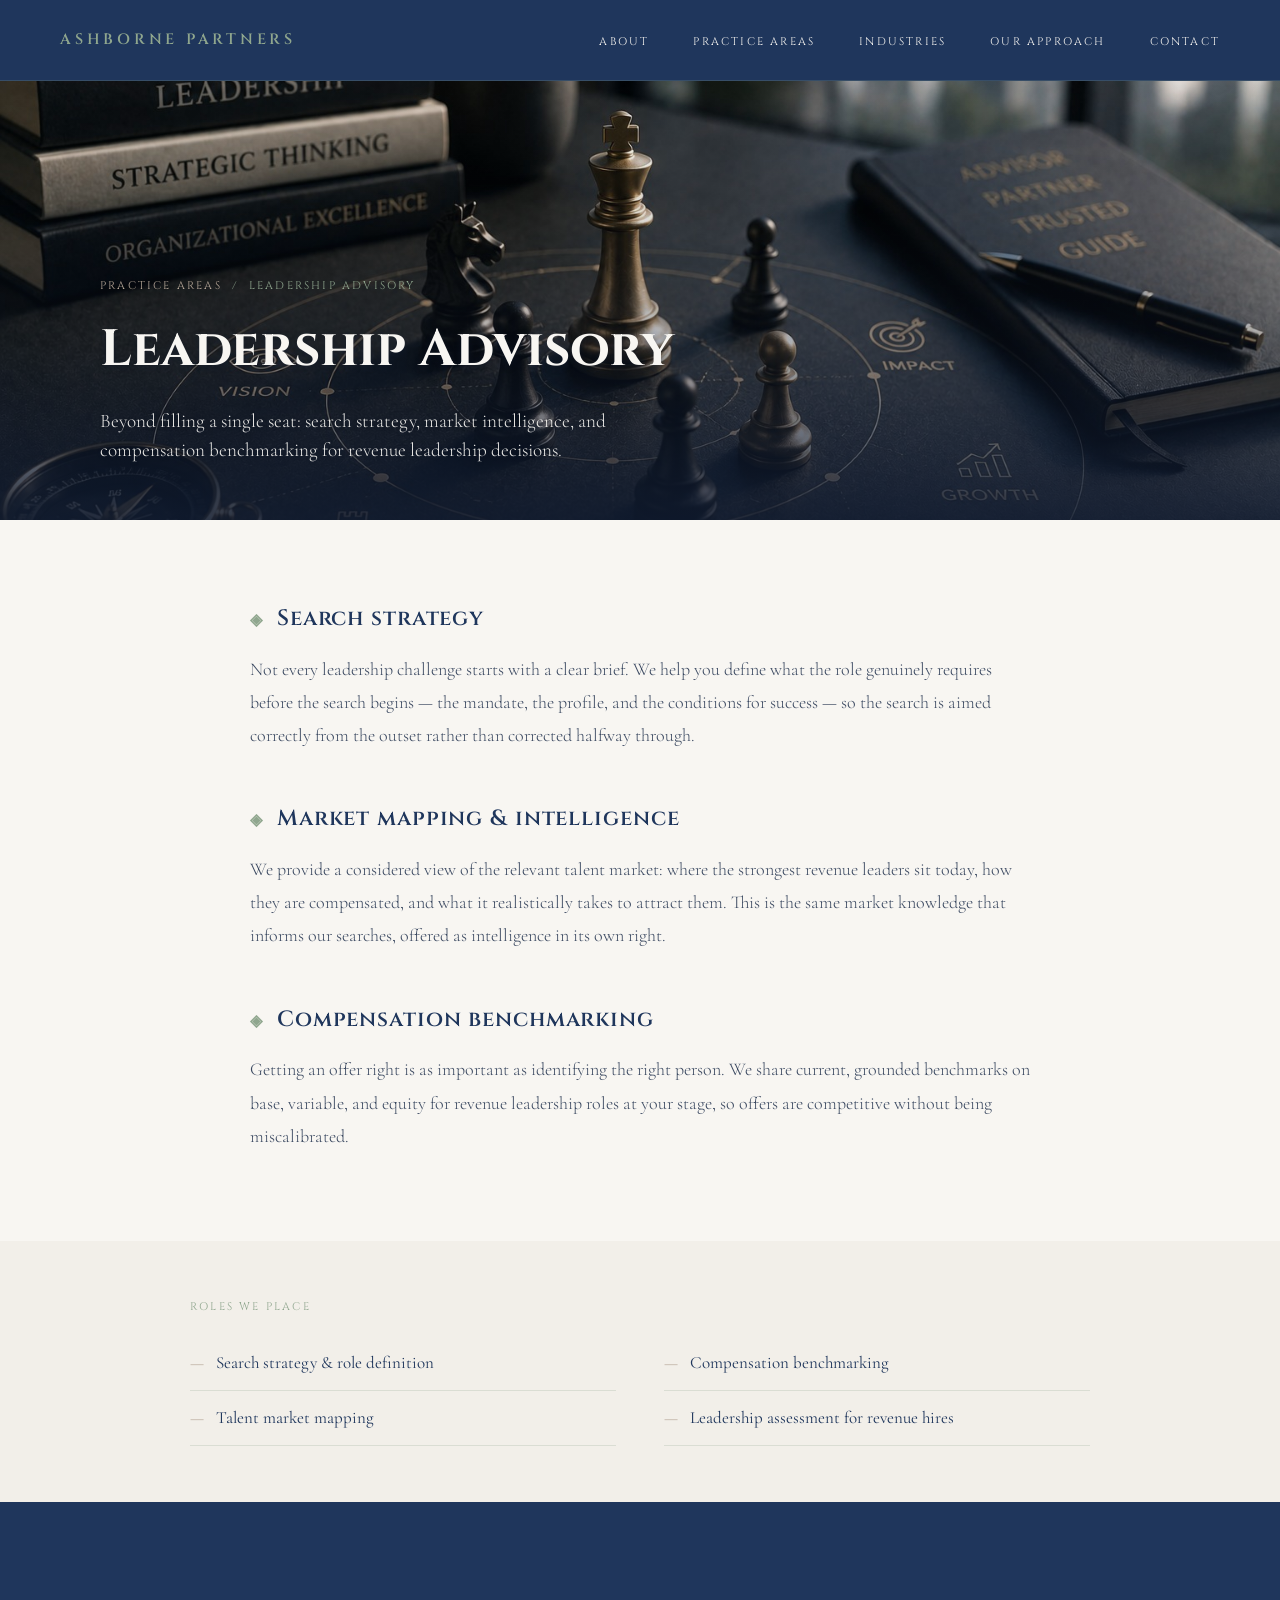
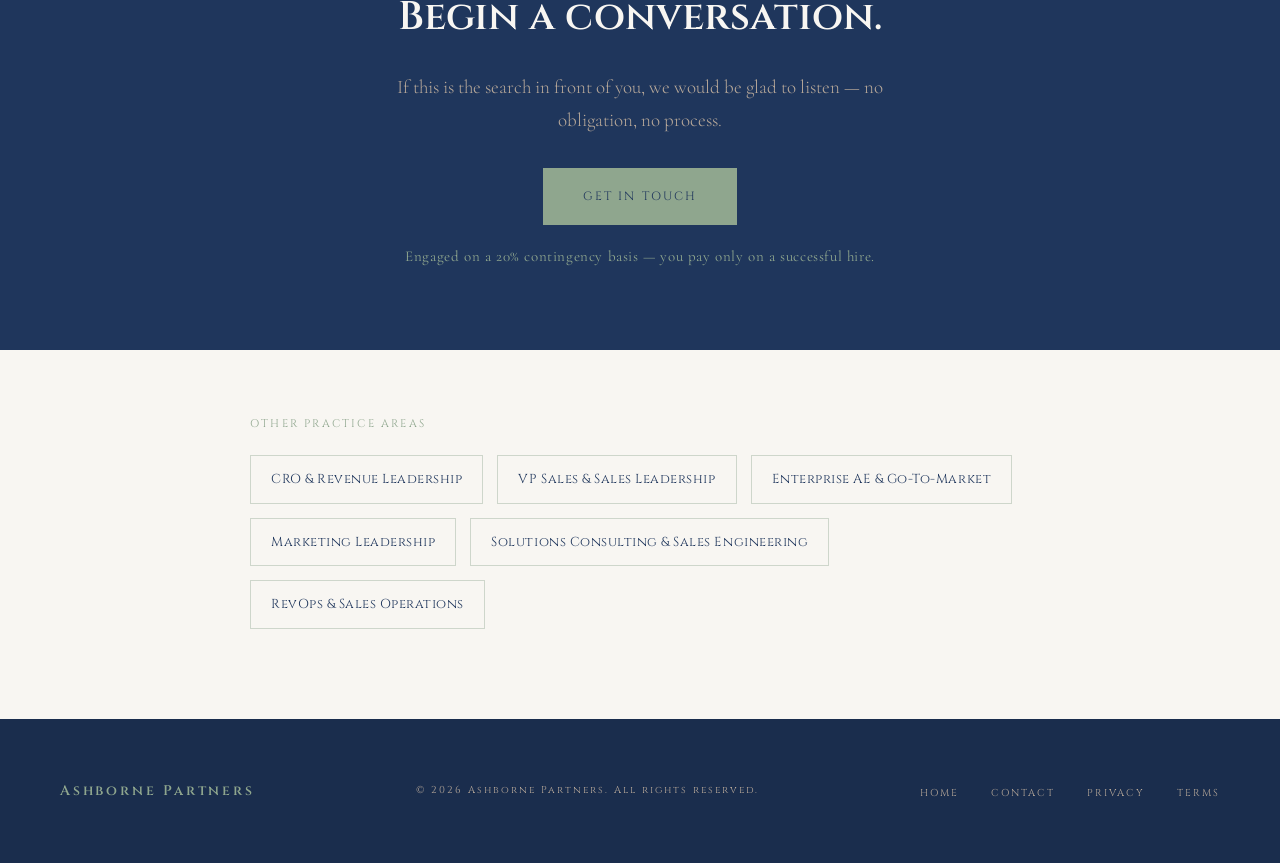
<file: practice-advisory.html>
<!DOCTYPE html>
<html lang="en">
<head>
  <meta charset="UTF-8" />
  <meta name="viewport" content="width=device-width, initial-scale=1.0" />
  <title>Leadership Advisory — Ashborne Partners</title>
  <meta name="description" content="Beyond filling a single seat: search strategy, market intelligence, and compensation benchmarking for revenue leadership decisions." />
  <link rel="preconnect" href="https://fonts.googleapis.com" />
  <link rel="preconnect" href="https://fonts.gstatic.com" crossorigin />
  <link href="https://fonts.googleapis.com/css2?family=Cinzel:wght@400;600;700&family=Cormorant+Garamond:ital,wght@0,300;0,400;0,500;1,300;1,400&display=swap" rel="stylesheet" />
  <style>
    *,*::before,*::after { box-sizing:border-box; margin:0; padding:0; }
    :root {
      --navy:#1F365C; --navy-2:#2C4A78; --sage:#8FA68E; --ivory:#F8F6F2;
      --ivory-2:#F2EFE9; --taupe:#B8A99A; --ash:#6E6A66;
    }
    html { scroll-behavior:smooth; overflow-x:hidden; }
    body { background:var(--ivory); color:var(--navy); font-family:'Cormorant Garamond',Georgia,serif; font-size:18px; line-height:1.75; -webkit-font-smoothing:antialiased; overflow-x:hidden; width:100%; max-width:100%; }
    nav { position:fixed; top:0; left:0; right:0; z-index:100; display:flex; align-items:center; justify-content:space-between; padding:24px 60px; background:#1F365C; border-bottom:1px solid rgba(143,166,142,0.22); }
    .nav-logo { font-family:'Cinzel',serif; font-size:15px; font-weight:600; letter-spacing:0.25em; color:var(--sage); text-decoration:none; text-transform:uppercase; }
    .nav-links { display:flex; gap:44px; list-style:none; }
    .nav-links a { font-family:'Cinzel',serif; font-size:11px; letter-spacing:0.2em; color:var(--ivory); text-decoration:none; text-transform:uppercase; transition:color 0.3s; }
    .nav-links a:hover { color:var(--sage); }
    .nav-toggle { display:none; flex-direction:column; justify-content:center; gap:5px; width:32px; height:32px; background:none; border:none; cursor:pointer; padding:0; z-index:110; }
    .nav-toggle span { display:block; width:26px; height:2px; background:var(--sage); transition:transform 0.3s, opacity 0.3s; }
    .nav-toggle.open span:nth-child(1) { transform:translateY(7px) rotate(45deg); }
    .nav-toggle.open span:nth-child(2) { opacity:0; }
    .nav-toggle.open span:nth-child(3) { transform:translateY(-7px) rotate(-45deg); }

    .p-hero { position:relative; width:100%; height:520px; overflow:hidden; background:var(--navy); display:flex; align-items:flex-end; }
    .p-hero::before { content:''; position:absolute; inset:0; z-index:0; background-image: linear-gradient(to top, rgba(16,27,48,0.88) 0%, rgba(16,27,48,0.35) 34%, rgba(16,27,48,0.12) 60%, transparent 100%), url('/images/practice-advisory.jpg'); background-size: cover, cover; background-position: center, center 32%; background-repeat:no-repeat; pointer-events:none; }
    .p-hero::after { content:none; }
    .p-hero-inner { position:relative; z-index:2; max-width:1200px; margin:0 auto; width:100%; padding:0 60px 54px; }
    .crumb { font-family:'Cinzel',serif; font-size:11px; letter-spacing:0.2em; text-transform:uppercase; color:var(--sage); margin-bottom:26px; }
    .crumb a { color:var(--taupe); text-decoration:none; }
    .crumb a:hover { color:var(--ivory); }
    .p-title { font-family:'Cinzel',serif; font-size:clamp(34px,4vw,52px); font-weight:700; line-height:1.12; color:var(--ivory); margin-bottom:28px; max-width:100%; overflow-wrap:break-word;  text-shadow:0 2px 6px rgba(16,27,48,0.45); }
    .p-lede { font-size:clamp(17px,1.5vw,21px); font-weight:300; color:var(--ivory); max-width:600px; opacity:0.94; line-height:1.55; text-shadow:0 1px 3px rgba(16,27,48,0.5); }

    .p-body { max-width:900px; margin:0 auto; padding:80px 60px 40px; }
    .detail-block { margin-bottom:48px; }
    .detail-h { font-family:'Cinzel',serif; font-size:22px; font-weight:600; letter-spacing:0.04em; color:var(--navy); margin-bottom:14px; }
    .detail-h::before { content:'◈'; color:var(--sage); margin-right:14px; font-size:16px; }
    .detail-p { font-size:18px; font-weight:300; color:#3a4860; line-height:1.85; }

    .roles { background:var(--ivory-2); padding:56px 60px; }
    .roles-inner { max-width:900px; margin:0 auto; }
    .roles-eyebrow { font-family:'Cinzel',serif; font-size:11px; letter-spacing:0.2em; text-transform:uppercase; color:var(--sage); margin-bottom:20px; }
    .roles ul { list-style:none; columns:2; column-gap:48px; }
    .roles li { padding:12px 0 12px 26px; position:relative; border-bottom:1px solid rgba(143,166,142,0.25); font-size:17px; break-inside:avoid; }
    .roles li::before { content:'—'; position:absolute; left:0; color:var(--taupe); }

    .p-cta { background:var(--navy); padding:80px 60px; text-align:center; position:relative; overflow:hidden; }
    .p-cta h2 { font-family:'Cinzel',serif; font-size:clamp(26px,3.5vw,40px); font-weight:600; color:var(--ivory); margin-bottom:18px; }
    .p-cta p { color:var(--taupe); max-width:560px; margin:0 auto 32px; font-weight:300; font-size:19px; }
    .cta-note { color:var(--sage); font-size:15px; letter-spacing:0.04em; margin-top:18px; }
    .btn { display:inline-block; font-family:'Cinzel',serif; font-size:12px; letter-spacing:0.18em; text-transform:uppercase; padding:18px 40px; background:var(--sage); color:var(--navy); text-decoration:none; transition:transform 0.3s, background 0.3s; }
    .btn:hover { transform:translateY(-2px); background:#9fb69e; }

    .other { max-width:900px; margin:0 auto; padding:64px 60px 90px; }
    .other-eyebrow { font-family:'Cinzel',serif; font-size:11px; letter-spacing:0.2em; text-transform:uppercase; color:var(--sage); margin-bottom:22px; }
    .other-links { display:flex; flex-wrap:wrap; gap:14px; }
    .other-links a { font-family:'Cinzel',serif; font-size:13px; letter-spacing:0.04em; color:var(--navy); text-decoration:none; padding:12px 20px; border:1px solid rgba(143,166,142,0.4); transition:background 0.3s,color 0.3s; }
    .other-links a:hover { background:var(--navy); color:var(--ivory); border-color:var(--navy); }

    footer { background:#1A2D4D; padding:56px 60px; display:flex; align-items:center; justify-content:space-between; flex-wrap:wrap; gap:20px; }
    .footer-logo { font-family:'Cinzel',serif; font-size:14px; font-weight:600; letter-spacing:0.2em; color:var(--sage); }
    .footer-copy { font-family:'Cinzel',serif; font-size:10px; letter-spacing:0.2em; color:var(--taupe); }
    .footer-links { display:flex; gap:32px; list-style:none; }
    .footer-links a { font-family:'Cinzel',serif; font-size:10px; letter-spacing:0.2em; color:var(--taupe); text-decoration:none; text-transform:uppercase; transition:color 0.3s; }
    .footer-links a:hover { color:var(--sage); }

    @media (max-width:1024px) {
      nav { padding:24px 40px; }
      .p-hero { height:460px; }
      .p-body,.other { padding-left:40px; padding-right:40px; }
      .roles,.p-cta { padding-left:40px; padding-right:40px; }
    }
    @media (max-width:860px) {
      .p-hero { height:420px; }
      nav { padding:20px 28px; }
      .nav-toggle { display:flex; }
      .nav-links { position:fixed; top:0; right:0; height:100vh; width:min(78vw,320px); flex-direction:column; justify-content:center; gap:34px; background:#1F365C; box-shadow:-8px 0 40px rgba(0,0,0,0.35); transform:translateX(100%); transition:transform 0.35s cubic-bezier(0.4,0,0.2,1), visibility 0.35s; visibility:hidden; padding:0 44px; z-index:105; }
      .nav-links.open { transform:translateX(0); visibility:visible; }
      .nav-links a { font-size:14px; }
    }
    @media (max-width:640px) {
      /* Stack: image banner on top, text below on navy (no overlap) */
      .p-hero { height:auto; min-height:0; display:block; padding:0 0 40px; background:var(--navy); }
      .p-hero::before { position:absolute; top:0; left:0; right:0; bottom:auto; height:200px; background-position: center, center 0%; }
      .p-hero-inner { padding:224px 24px 0; }
      .p-title { font-size:clamp(30px,8vw,42px); }
      .p-lede { font-size:19px; }
      .p-body,.other { padding-left:24px; padding-right:24px; }
      .roles ul { columns:1; } .roles,.p-cta { padding-left:24px; padding-right:24px; }
      .p-body { padding-top:56px; }
      footer { flex-direction:column; text-align:center; }
    }
  </style>
</head>
<body>
  <nav>
    <a href="index.html" class="nav-logo">Ashborne Partners</a>
    <button class="nav-toggle" id="navToggle" aria-label="Open menu" aria-expanded="false"><span></span><span></span><span></span></button>
    <ul class="nav-links" id="navLinks">
      <li><a href="index.html#about">About</a></li>
      <li><a href="index.html#practice">Practice Areas</a></li>
      <li><a href="index.html#industries">Industries</a></li>
      <li><a href="index.html#approach">Our Approach</a></li>
      <li><a href="index.html#contact">Contact</a></li>
    </ul>
  </nav>

  <header class="p-hero">
    <div class="p-hero-inner">
      <div class="crumb"><a href="index.html#practice">Practice Areas</a> &nbsp;/&nbsp; Leadership Advisory</div>
      <h1 class="p-title">Leadership Advisory</h1>
      <p class="p-lede">Beyond filling a single seat: search strategy, market intelligence, and compensation benchmarking for revenue leadership decisions.</p>
    </div>
  </header>

  <main>
    <section class="p-body">
      <div class="detail-block">
        <h2 class="detail-h">Search strategy</h2>
        <p class="detail-p">Not every leadership challenge starts with a clear brief. We help you define what the role genuinely requires before the search begins — the mandate, the profile, and the conditions for success — so the search is aimed correctly from the outset rather than corrected halfway through.</p>
      </div>
      <div class="detail-block">
        <h2 class="detail-h">Market mapping &amp; intelligence</h2>
        <p class="detail-p">We provide a considered view of the relevant talent market: where the strongest revenue leaders sit today, how they are compensated, and what it realistically takes to attract them. This is the same market knowledge that informs our searches, offered as intelligence in its own right.</p>
      </div>
      <div class="detail-block">
        <h2 class="detail-h">Compensation benchmarking</h2>
        <p class="detail-p">Getting an offer right is as important as identifying the right person. We share current, grounded benchmarks on base, variable, and equity for revenue leadership roles at your stage, so offers are competitive without being miscalibrated.</p>
      </div>
    </section>

    <section class="roles">
      <div class="roles-inner">
        <div class="roles-eyebrow">Roles we place</div>
        <ul>
        <li>Search strategy &amp; role definition</li>
        <li>Talent market mapping</li>
        <li>Compensation benchmarking</li>
        <li>Leadership assessment for revenue hires</li>
        </ul>
      </div>
    </section>

    <section class="p-cta">
      <h2>Begin a conversation.</h2>
      <p>If this is the search in front of you, we would be glad to listen — no obligation, no process.</p>
      <a class="btn" href="index.html#contact">Get in Touch</a>
      <div class="cta-note">Engaged on a 20% contingency basis — you pay only on a successful hire.</div>
    </section>

    <section class="other">
      <div class="other-eyebrow">Other practice areas</div>
      <div class="other-links">
          <a href="practice-cro.html">CRO &amp; Revenue Leadership</a>
          <a href="practice-vp-sales.html">VP Sales &amp; Sales Leadership</a>
          <a href="practice-enterprise-ae.html">Enterprise AE &amp; Go-To-Market</a>
          <a href="practice-marketing.html">Marketing Leadership</a>
          <a href="practice-solutions-consulting.html">Solutions Consulting &amp; Sales Engineering</a>
          <a href="practice-revops.html">RevOps &amp; Sales Operations</a>
      </div>
    </section>
  </main>

  <footer>
    <div class="footer-logo">Ashborne Partners</div>
    <div class="footer-copy">&copy; 2026 Ashborne Partners. All rights reserved.</div>
    <ul class="footer-links">
      <li><a href="index.html">Home</a></li>
      <li><a href="index.html#contact">Contact</a></li>
      <li><a href="privacy.html">Privacy</a></li>
      <li><a href="terms.html">Terms</a></li>
    </ul>
  </footer>
  <script>
    (function () {
      var t = document.getElementById('navToggle'), l = document.getElementById('navLinks');
      if (!t || !l) return;
      function close() { l.classList.remove('open'); t.classList.remove('open'); t.setAttribute('aria-expanded','false'); }
      t.addEventListener('click', function () {
        var o = l.classList.toggle('open'); t.classList.toggle('open', o); t.setAttribute('aria-expanded', o ? 'true' : 'false');
      });
      l.querySelectorAll('a').forEach(function (a) { a.addEventListener('click', close); });
    })();
  </script>
</body>
</html>
</file>
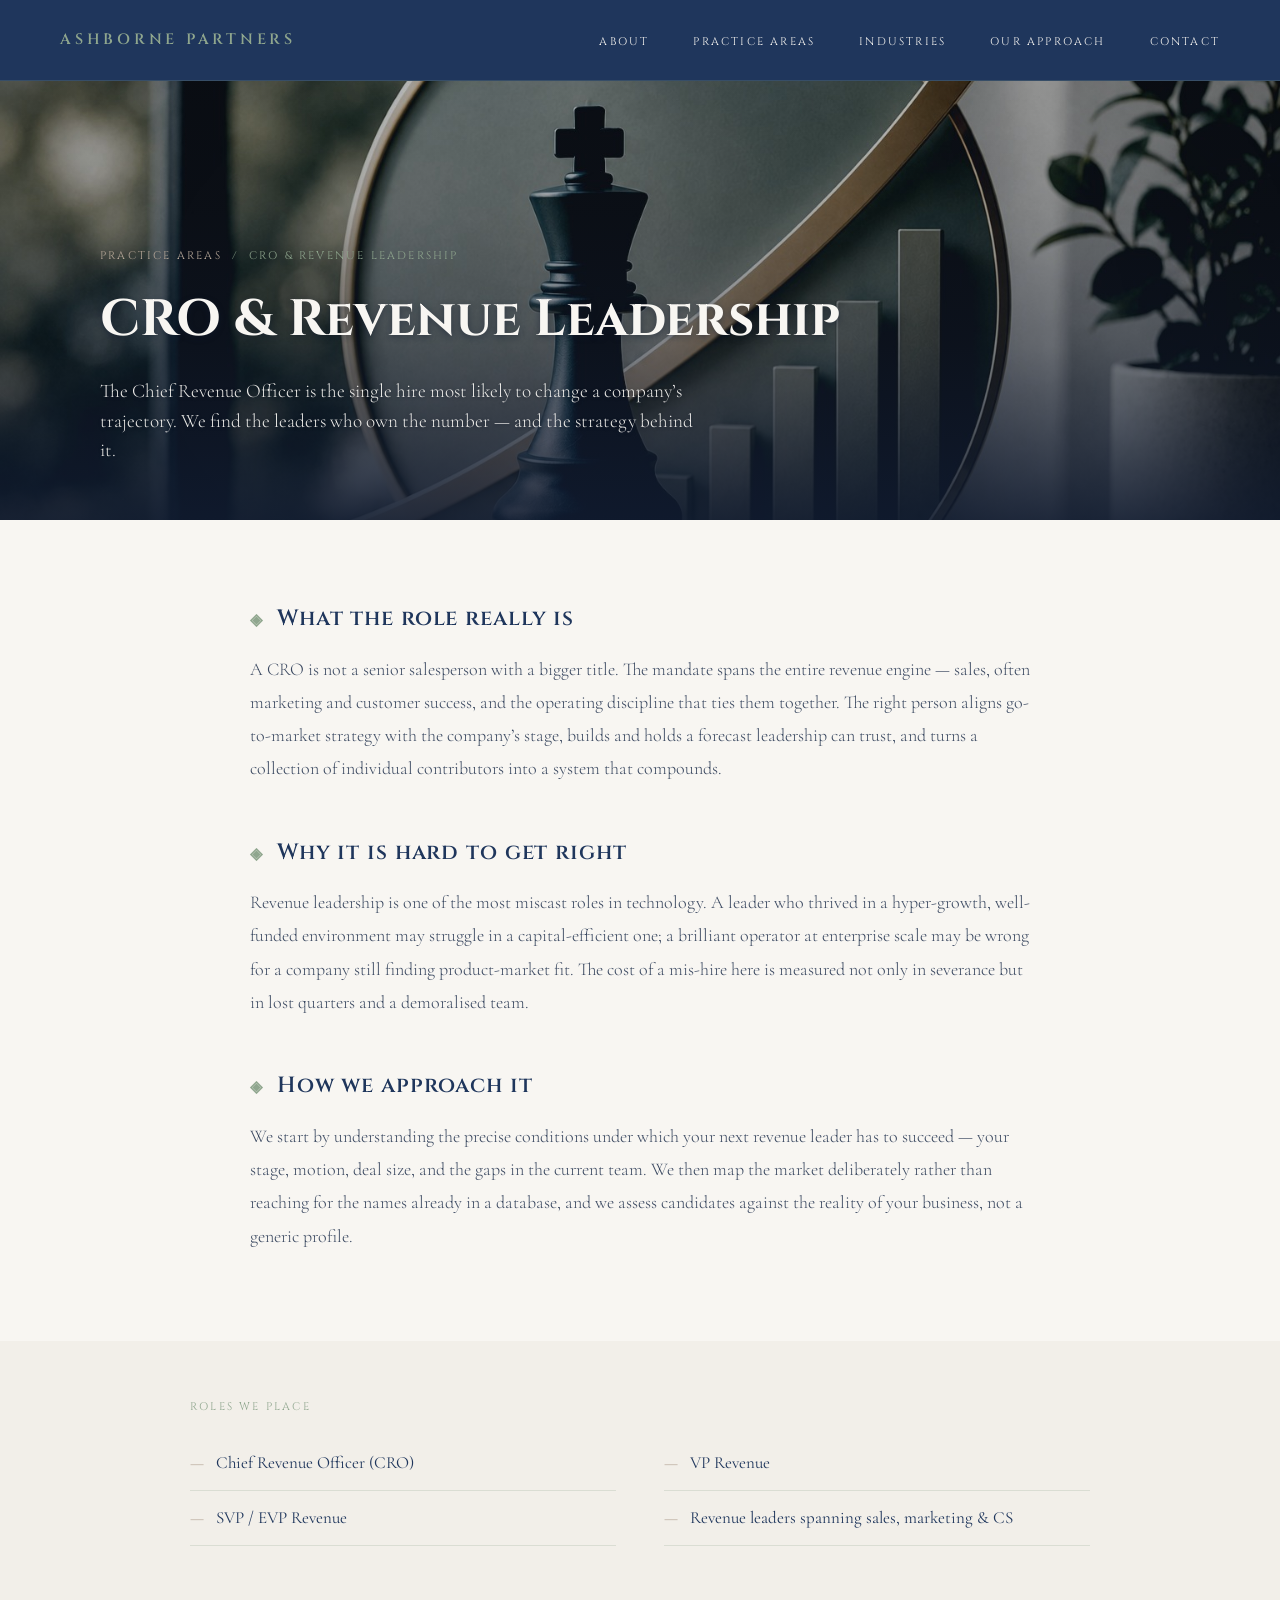
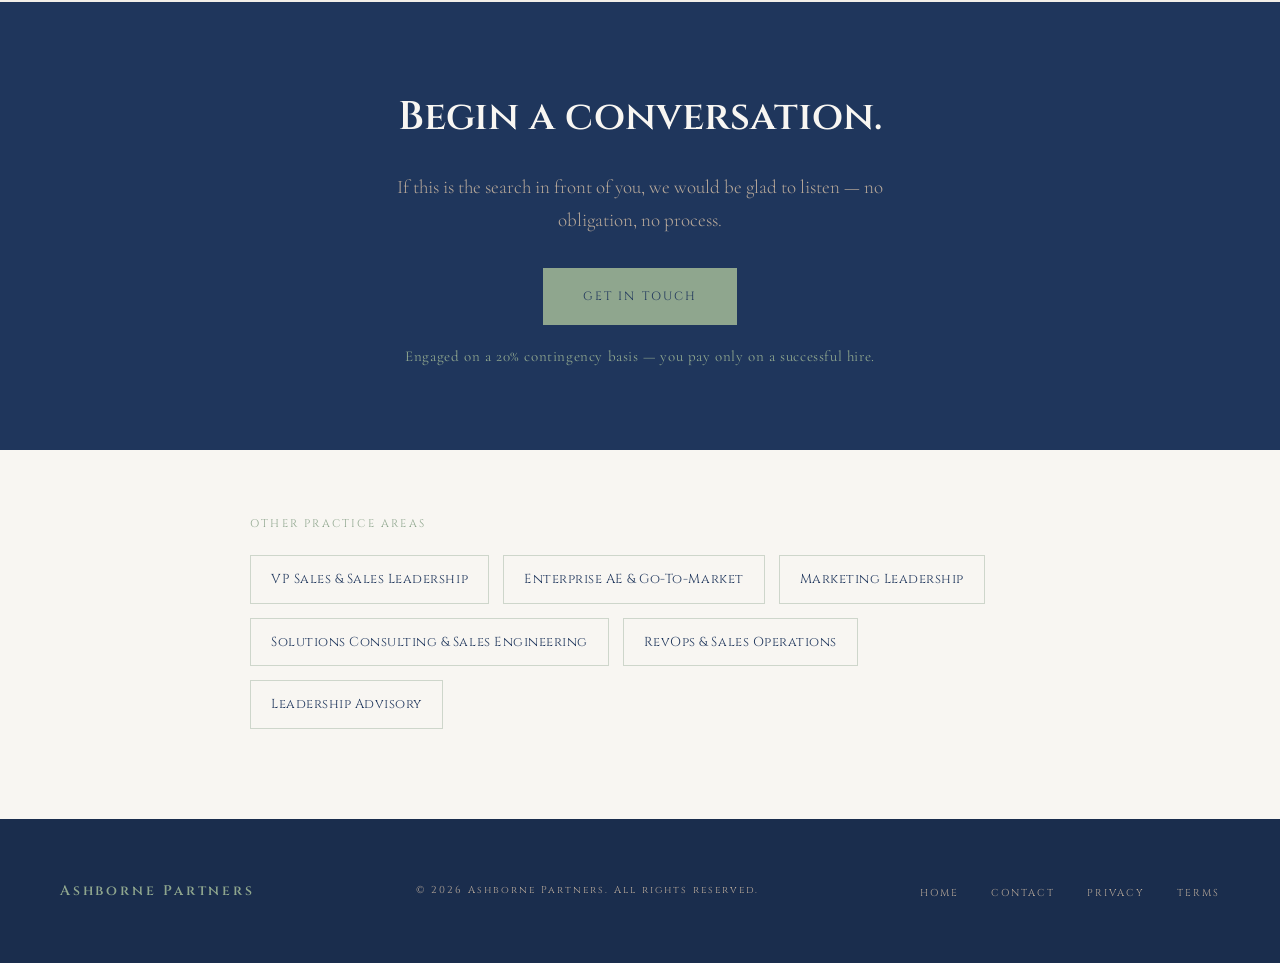
<file: practice-cro.html>
<!DOCTYPE html>
<html lang="en">
<head>
  <meta charset="UTF-8" />
  <meta name="viewport" content="width=device-width, initial-scale=1.0" />
  <title>CRO & Revenue Leadership — Ashborne Partners</title>
  <meta name="description" content="The Chief Revenue Officer is the single hire most likely to change a company's trajectory. We find the leaders who own the number — and the strategy behind" />
  <link rel="preconnect" href="https://fonts.googleapis.com" />
  <link rel="preconnect" href="https://fonts.gstatic.com" crossorigin />
  <link href="https://fonts.googleapis.com/css2?family=Cinzel:wght@400;600;700&family=Cormorant+Garamond:ital,wght@0,300;0,400;0,500;1,300;1,400&display=swap" rel="stylesheet" />
  <style>
    *,*::before,*::after { box-sizing:border-box; margin:0; padding:0; }
    :root {
      --navy:#1F365C; --navy-2:#2C4A78; --sage:#8FA68E; --ivory:#F8F6F2;
      --ivory-2:#F2EFE9; --taupe:#B8A99A; --ash:#6E6A66;
    }
    html { scroll-behavior:smooth; overflow-x:hidden; }
    body { background:var(--ivory); color:var(--navy); font-family:'Cormorant Garamond',Georgia,serif; font-size:18px; line-height:1.75; -webkit-font-smoothing:antialiased; overflow-x:hidden; width:100%; max-width:100%; }
    nav { position:fixed; top:0; left:0; right:0; z-index:100; display:flex; align-items:center; justify-content:space-between; padding:24px 60px; background:#1F365C; border-bottom:1px solid rgba(143,166,142,0.22); }
    .nav-logo { font-family:'Cinzel',serif; font-size:15px; font-weight:600; letter-spacing:0.25em; color:var(--sage); text-decoration:none; text-transform:uppercase; }
    .nav-links { display:flex; gap:44px; list-style:none; }
    .nav-links a { font-family:'Cinzel',serif; font-size:11px; letter-spacing:0.2em; color:var(--ivory); text-decoration:none; text-transform:uppercase; transition:color 0.3s; }
    .nav-links a:hover { color:var(--sage); }
    .nav-toggle { display:none; flex-direction:column; justify-content:center; gap:5px; width:32px; height:32px; background:none; border:none; cursor:pointer; padding:0; z-index:110; }
    .nav-toggle span { display:block; width:26px; height:2px; background:var(--sage); transition:transform 0.3s, opacity 0.3s; }
    .nav-toggle.open span:nth-child(1) { transform:translateY(7px) rotate(45deg); }
    .nav-toggle.open span:nth-child(2) { opacity:0; }
    .nav-toggle.open span:nth-child(3) { transform:translateY(-7px) rotate(-45deg); }

    .p-hero { position:relative; width:100%; height:520px; overflow:hidden; background:var(--navy); display:flex; align-items:flex-end; }
    .p-hero::before { content:''; position:absolute; inset:0; z-index:0; background-image: linear-gradient(to top, rgba(16,27,48,0.88) 0%, rgba(16,27,48,0.35) 34%, rgba(16,27,48,0.12) 60%, transparent 100%), url('/images/practice-cro.jpg'); background-size: cover, cover; background-position: center, center 30%; background-repeat:no-repeat; pointer-events:none; }
    .p-hero::after { content:none; }
    .p-hero-inner { position:relative; z-index:2; max-width:1200px; margin:0 auto; width:100%; padding:0 60px 54px; }
    .crumb { font-family:'Cinzel',serif; font-size:11px; letter-spacing:0.2em; text-transform:uppercase; color:var(--sage); margin-bottom:26px; }
    .crumb a { color:var(--taupe); text-decoration:none; }
    .crumb a:hover { color:var(--ivory); }
    .p-title { font-family:'Cinzel',serif; font-size:clamp(34px,4vw,52px); font-weight:700; line-height:1.12; color:var(--ivory); margin-bottom:28px; max-width:100%; overflow-wrap:break-word;  text-shadow:0 2px 6px rgba(16,27,48,0.45); }
    .p-lede { font-size:clamp(17px,1.5vw,21px); font-weight:300; color:var(--ivory); max-width:600px; opacity:0.94; line-height:1.55; text-shadow:0 1px 3px rgba(16,27,48,0.5); }

    .p-body { max-width:900px; margin:0 auto; padding:80px 60px 40px; }
    .detail-block { margin-bottom:48px; }
    .detail-h { font-family:'Cinzel',serif; font-size:22px; font-weight:600; letter-spacing:0.04em; color:var(--navy); margin-bottom:14px; }
    .detail-h::before { content:'◈'; color:var(--sage); margin-right:14px; font-size:16px; }
    .detail-p { font-size:18px; font-weight:300; color:#3a4860; line-height:1.85; }

    .roles { background:var(--ivory-2); padding:56px 60px; }
    .roles-inner { max-width:900px; margin:0 auto; }
    .roles-eyebrow { font-family:'Cinzel',serif; font-size:11px; letter-spacing:0.2em; text-transform:uppercase; color:var(--sage); margin-bottom:20px; }
    .roles ul { list-style:none; columns:2; column-gap:48px; }
    .roles li { padding:12px 0 12px 26px; position:relative; border-bottom:1px solid rgba(143,166,142,0.25); font-size:17px; break-inside:avoid; }
    .roles li::before { content:'—'; position:absolute; left:0; color:var(--taupe); }

    .p-cta { background:var(--navy); padding:80px 60px; text-align:center; position:relative; overflow:hidden; }
    .p-cta h2 { font-family:'Cinzel',serif; font-size:clamp(26px,3.5vw,40px); font-weight:600; color:var(--ivory); margin-bottom:18px; }
    .p-cta p { color:var(--taupe); max-width:560px; margin:0 auto 32px; font-weight:300; font-size:19px; }
    .cta-note { color:var(--sage); font-size:15px; letter-spacing:0.04em; margin-top:18px; }
    .btn { display:inline-block; font-family:'Cinzel',serif; font-size:12px; letter-spacing:0.18em; text-transform:uppercase; padding:18px 40px; background:var(--sage); color:var(--navy); text-decoration:none; transition:transform 0.3s, background 0.3s; }
    .btn:hover { transform:translateY(-2px); background:#9fb69e; }

    .other { max-width:900px; margin:0 auto; padding:64px 60px 90px; }
    .other-eyebrow { font-family:'Cinzel',serif; font-size:11px; letter-spacing:0.2em; text-transform:uppercase; color:var(--sage); margin-bottom:22px; }
    .other-links { display:flex; flex-wrap:wrap; gap:14px; }
    .other-links a { font-family:'Cinzel',serif; font-size:13px; letter-spacing:0.04em; color:var(--navy); text-decoration:none; padding:12px 20px; border:1px solid rgba(143,166,142,0.4); transition:background 0.3s,color 0.3s; }
    .other-links a:hover { background:var(--navy); color:var(--ivory); border-color:var(--navy); }

    footer { background:#1A2D4D; padding:56px 60px; display:flex; align-items:center; justify-content:space-between; flex-wrap:wrap; gap:20px; }
    .footer-logo { font-family:'Cinzel',serif; font-size:14px; font-weight:600; letter-spacing:0.2em; color:var(--sage); }
    .footer-copy { font-family:'Cinzel',serif; font-size:10px; letter-spacing:0.2em; color:var(--taupe); }
    .footer-links { display:flex; gap:32px; list-style:none; }
    .footer-links a { font-family:'Cinzel',serif; font-size:10px; letter-spacing:0.2em; color:var(--taupe); text-decoration:none; text-transform:uppercase; transition:color 0.3s; }
    .footer-links a:hover { color:var(--sage); }

    @media (max-width:1024px) {
      nav { padding:24px 40px; }
      .p-hero { height:460px; }
      .p-body,.other { padding-left:40px; padding-right:40px; }
      .roles,.p-cta { padding-left:40px; padding-right:40px; }
    }
    @media (max-width:860px) {
      .p-hero { height:420px; }
      nav { padding:20px 28px; }
      .nav-toggle { display:flex; }
      .nav-links { position:fixed; top:0; right:0; height:100vh; width:min(78vw,320px); flex-direction:column; justify-content:center; gap:34px; background:#1F365C; box-shadow:-8px 0 40px rgba(0,0,0,0.35); transform:translateX(100%); transition:transform 0.35s cubic-bezier(0.4,0,0.2,1), visibility 0.35s; visibility:hidden; padding:0 44px; z-index:105; }
      .nav-links.open { transform:translateX(0); visibility:visible; }
      .nav-links a { font-size:14px; }
    }
    @media (max-width:640px) {
      /* Stack: image banner on top, text below on navy (no overlap) */
      .p-hero { height:auto; min-height:0; display:block; padding:0 0 40px; background:var(--navy); }
      .p-hero::before { position:absolute; top:0; left:0; right:0; bottom:auto; height:200px; background-position: center, center 0%; }
      .p-hero-inner { padding:224px 24px 0; }
      .p-title { font-size:clamp(30px,8vw,42px); }
      .p-lede { font-size:19px; }
      .p-body,.other { padding-left:24px; padding-right:24px; }
      .roles ul { columns:1; } .roles,.p-cta { padding-left:24px; padding-right:24px; }
      .p-body { padding-top:56px; }
      footer { flex-direction:column; text-align:center; }
    }
  </style>
</head>
<body>
  <nav>
    <a href="index.html" class="nav-logo">Ashborne Partners</a>
    <button class="nav-toggle" id="navToggle" aria-label="Open menu" aria-expanded="false"><span></span><span></span><span></span></button>
    <ul class="nav-links" id="navLinks">
      <li><a href="index.html#about">About</a></li>
      <li><a href="index.html#practice">Practice Areas</a></li>
      <li><a href="index.html#industries">Industries</a></li>
      <li><a href="index.html#approach">Our Approach</a></li>
      <li><a href="index.html#contact">Contact</a></li>
    </ul>
  </nav>

  <header class="p-hero">
    <div class="p-hero-inner">
      <div class="crumb"><a href="index.html#practice">Practice Areas</a> &nbsp;/&nbsp; CRO &amp; Revenue Leadership</div>
      <h1 class="p-title">CRO &amp; Revenue Leadership</h1>
      <p class="p-lede">The Chief Revenue Officer is the single hire most likely to change a company&rsquo;s trajectory. We find the leaders who own the number — and the strategy behind it.</p>
    </div>
  </header>

  <main>
    <section class="p-body">
      <div class="detail-block">
        <h2 class="detail-h">What the role really is</h2>
        <p class="detail-p">A CRO is not a senior salesperson with a bigger title. The mandate spans the entire revenue engine — sales, often marketing and customer success, and the operating discipline that ties them together. The right person aligns go-to-market strategy with the company&rsquo;s stage, builds and holds a forecast leadership can trust, and turns a collection of individual contributors into a system that compounds.</p>
      </div>
      <div class="detail-block">
        <h2 class="detail-h">Why it is hard to get right</h2>
        <p class="detail-p">Revenue leadership is one of the most miscast roles in technology. A leader who thrived in a hyper-growth, well-funded environment may struggle in a capital-efficient one; a brilliant operator at enterprise scale may be wrong for a company still finding product-market fit. The cost of a mis-hire here is measured not only in severance but in lost quarters and a demoralised team.</p>
      </div>
      <div class="detail-block">
        <h2 class="detail-h">How we approach it</h2>
        <p class="detail-p">We start by understanding the precise conditions under which your next revenue leader has to succeed — your stage, motion, deal size, and the gaps in the current team. We then map the market deliberately rather than reaching for the names already in a database, and we assess candidates against the reality of your business, not a generic profile.</p>
      </div>
    </section>

    <section class="roles">
      <div class="roles-inner">
        <div class="roles-eyebrow">Roles we place</div>
        <ul>
        <li>Chief Revenue Officer (CRO)</li>
        <li>SVP / EVP Revenue</li>
        <li>VP Revenue</li>
        <li>Revenue leaders spanning sales, marketing &amp; CS</li>
        </ul>
      </div>
    </section>

    <section class="p-cta">
      <h2>Begin a conversation.</h2>
      <p>If this is the search in front of you, we would be glad to listen — no obligation, no process.</p>
      <a class="btn" href="index.html#contact">Get in Touch</a>
      <div class="cta-note">Engaged on a 20% contingency basis — you pay only on a successful hire.</div>
    </section>

    <section class="other">
      <div class="other-eyebrow">Other practice areas</div>
      <div class="other-links">
          <a href="practice-vp-sales.html">VP Sales &amp; Sales Leadership</a>
          <a href="practice-enterprise-ae.html">Enterprise AE &amp; Go-To-Market</a>
          <a href="practice-marketing.html">Marketing Leadership</a>
          <a href="practice-solutions-consulting.html">Solutions Consulting &amp; Sales Engineering</a>
          <a href="practice-revops.html">RevOps &amp; Sales Operations</a>
          <a href="practice-advisory.html">Leadership Advisory</a>
      </div>
    </section>
  </main>

  <footer>
    <div class="footer-logo">Ashborne Partners</div>
    <div class="footer-copy">&copy; 2026 Ashborne Partners. All rights reserved.</div>
    <ul class="footer-links">
      <li><a href="index.html">Home</a></li>
      <li><a href="index.html#contact">Contact</a></li>
      <li><a href="privacy.html">Privacy</a></li>
      <li><a href="terms.html">Terms</a></li>
    </ul>
  </footer>
  <script>
    (function () {
      var t = document.getElementById('navToggle'), l = document.getElementById('navLinks');
      if (!t || !l) return;
      function close() { l.classList.remove('open'); t.classList.remove('open'); t.setAttribute('aria-expanded','false'); }
      t.addEventListener('click', function () {
        var o = l.classList.toggle('open'); t.classList.toggle('open', o); t.setAttribute('aria-expanded', o ? 'true' : 'false');
      });
      l.querySelectorAll('a').forEach(function (a) { a.addEventListener('click', close); });
    })();
  </script>
</body>
</html>
</file>
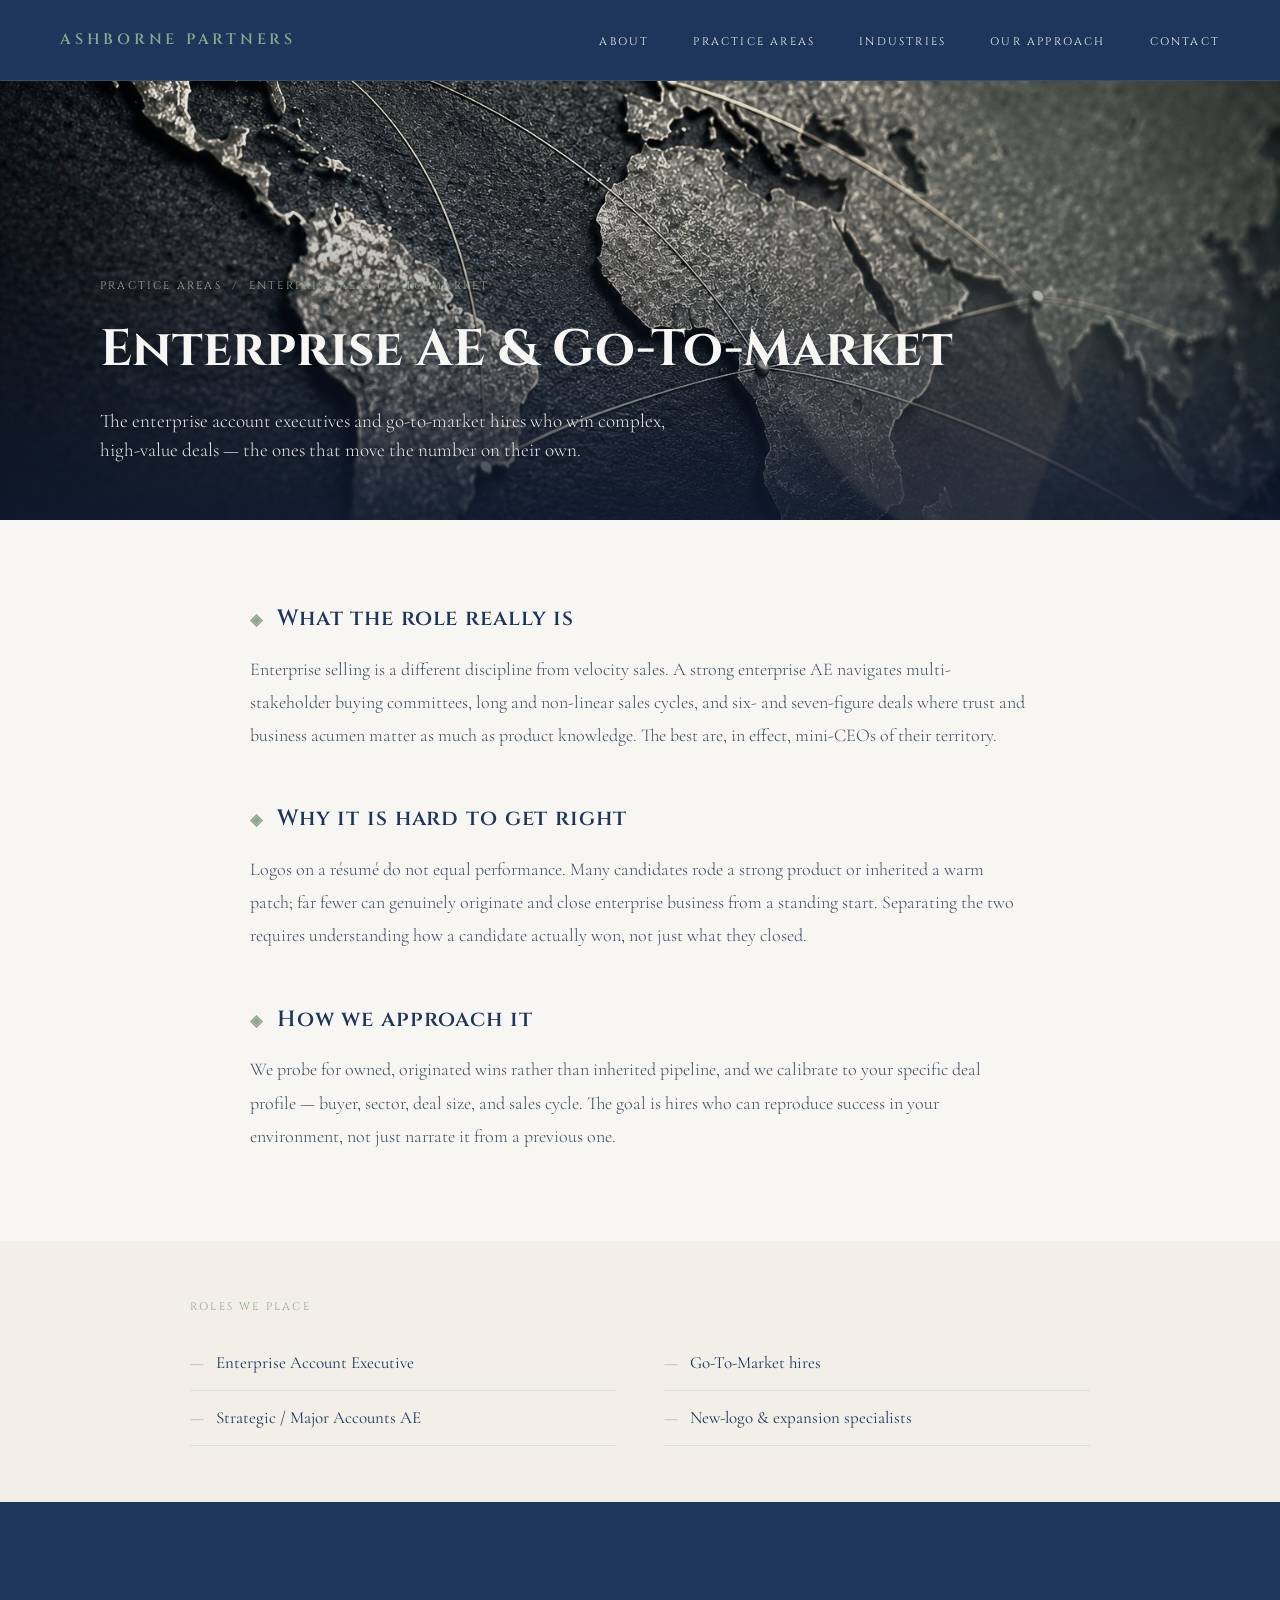
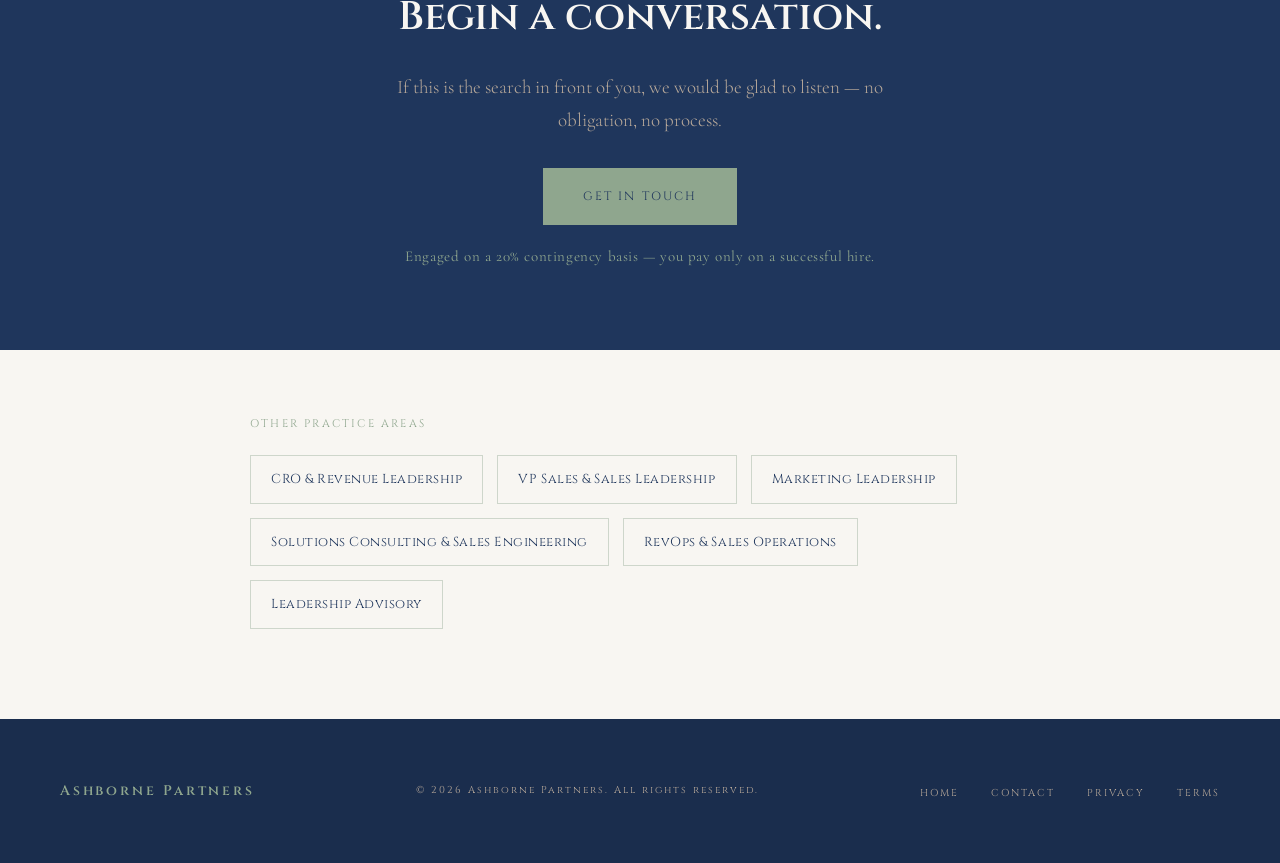
<file: practice-enterprise-ae.html>
<!DOCTYPE html>
<html lang="en">
<head>
  <meta charset="UTF-8" />
  <meta name="viewport" content="width=device-width, initial-scale=1.0" />
  <title>Enterprise AE & Go-To-Market — Ashborne Partners</title>
  <meta name="description" content="The enterprise account executives and go-to-market hires who win complex, high-value deals — the ones that move the number on their own." />
  <link rel="preconnect" href="https://fonts.googleapis.com" />
  <link rel="preconnect" href="https://fonts.gstatic.com" crossorigin />
  <link href="https://fonts.googleapis.com/css2?family=Cinzel:wght@400;600;700&family=Cormorant+Garamond:ital,wght@0,300;0,400;0,500;1,300;1,400&display=swap" rel="stylesheet" />
  <style>
    *,*::before,*::after { box-sizing:border-box; margin:0; padding:0; }
    :root {
      --navy:#1F365C; --navy-2:#2C4A78; --sage:#8FA68E; --ivory:#F8F6F2;
      --ivory-2:#F2EFE9; --taupe:#B8A99A; --ash:#6E6A66;
    }
    html { scroll-behavior:smooth; overflow-x:hidden; }
    body { background:var(--ivory); color:var(--navy); font-family:'Cormorant Garamond',Georgia,serif; font-size:18px; line-height:1.75; -webkit-font-smoothing:antialiased; overflow-x:hidden; width:100%; max-width:100%; }
    nav { position:fixed; top:0; left:0; right:0; z-index:100; display:flex; align-items:center; justify-content:space-between; padding:24px 60px; background:#1F365C; border-bottom:1px solid rgba(143,166,142,0.22); }
    .nav-logo { font-family:'Cinzel',serif; font-size:15px; font-weight:600; letter-spacing:0.25em; color:var(--sage); text-decoration:none; text-transform:uppercase; }
    .nav-links { display:flex; gap:44px; list-style:none; }
    .nav-links a { font-family:'Cinzel',serif; font-size:11px; letter-spacing:0.2em; color:var(--ivory); text-decoration:none; text-transform:uppercase; transition:color 0.3s; }
    .nav-links a:hover { color:var(--sage); }
    .nav-toggle { display:none; flex-direction:column; justify-content:center; gap:5px; width:32px; height:32px; background:none; border:none; cursor:pointer; padding:0; z-index:110; }
    .nav-toggle span { display:block; width:26px; height:2px; background:var(--sage); transition:transform 0.3s, opacity 0.3s; }
    .nav-toggle.open span:nth-child(1) { transform:translateY(7px) rotate(45deg); }
    .nav-toggle.open span:nth-child(2) { opacity:0; }
    .nav-toggle.open span:nth-child(3) { transform:translateY(-7px) rotate(-45deg); }

    .p-hero { position:relative; width:100%; height:520px; overflow:hidden; background:var(--navy); display:flex; align-items:flex-end; }
    .p-hero::before { content:''; position:absolute; inset:0; z-index:0; background-image: linear-gradient(to top, rgba(16,27,48,0.88) 0%, rgba(16,27,48,0.35) 34%, rgba(16,27,48,0.12) 60%, transparent 100%), url('/images/practice-enterprise-ae.jpg'); background-size: cover, cover; background-position: center, center 48%; background-repeat:no-repeat; pointer-events:none; }
    .p-hero::after { content:''; position:absolute; right:-6%; top:50%; transform:translateY(-50%); width:46%; height:120%;
      background:radial-gradient(circle at 60% 40%, rgba(143,166,142,0.22) 0%, transparent 60%), conic-gradient(from 200deg at 60% 50%, rgba(184,169,154,0.16), transparent 42%, rgba(255,255,255,0.05));
      border-radius:50% 50% 48% 52%/55% 45% 55% 45%; filter:blur(2px); pointer-events:none; }
    .p-hero-inner { position:relative; z-index:2; max-width:1200px; margin:0 auto; width:100%; padding:0 60px 54px; }
    .crumb { font-family:'Cinzel',serif; font-size:11px; letter-spacing:0.2em; text-transform:uppercase; color:var(--sage); margin-bottom:26px; }
    .crumb a { color:var(--taupe); text-decoration:none; }
    .crumb a:hover { color:var(--ivory); }
    .p-title { font-family:'Cinzel',serif; font-size:clamp(34px,4vw,52px); font-weight:700; line-height:1.12; color:var(--ivory); margin-bottom:28px; max-width:100%; overflow-wrap:break-word;  text-shadow:0 2px 6px rgba(16,27,48,0.45); }
    .p-lede { font-size:clamp(17px,1.5vw,21px); font-weight:300; color:var(--ivory); max-width:600px; opacity:0.94; line-height:1.55; text-shadow:0 1px 3px rgba(16,27,48,0.5); }

    .p-body { max-width:900px; margin:0 auto; padding:80px 60px 40px; }
    .detail-block { margin-bottom:48px; }
    .detail-h { font-family:'Cinzel',serif; font-size:22px; font-weight:600; letter-spacing:0.04em; color:var(--navy); margin-bottom:14px; }
    .detail-h::before { content:'◈'; color:var(--sage); margin-right:14px; font-size:16px; }
    .detail-p { font-size:18px; font-weight:300; color:#3a4860; line-height:1.85; }

    .roles { background:var(--ivory-2); padding:56px 60px; }
    .roles-inner { max-width:900px; margin:0 auto; }
    .roles-eyebrow { font-family:'Cinzel',serif; font-size:11px; letter-spacing:0.2em; text-transform:uppercase; color:var(--sage); margin-bottom:20px; }
    .roles ul { list-style:none; columns:2; column-gap:48px; }
    .roles li { padding:12px 0 12px 26px; position:relative; border-bottom:1px solid rgba(143,166,142,0.25); font-size:17px; break-inside:avoid; }
    .roles li::before { content:'—'; position:absolute; left:0; color:var(--taupe); }

    .p-cta { background:var(--navy); padding:80px 60px; text-align:center; position:relative; overflow:hidden; }
    .p-cta h2 { font-family:'Cinzel',serif; font-size:clamp(26px,3.5vw,40px); font-weight:600; color:var(--ivory); margin-bottom:18px; }
    .p-cta p { color:var(--taupe); max-width:560px; margin:0 auto 32px; font-weight:300; font-size:19px; }
    .cta-note { color:var(--sage); font-size:15px; letter-spacing:0.04em; margin-top:18px; }
    .btn { display:inline-block; font-family:'Cinzel',serif; font-size:12px; letter-spacing:0.18em; text-transform:uppercase; padding:18px 40px; background:var(--sage); color:var(--navy); text-decoration:none; transition:transform 0.3s, background 0.3s; }
    .btn:hover { transform:translateY(-2px); background:#9fb69e; }

    .other { max-width:900px; margin:0 auto; padding:64px 60px 90px; }
    .other-eyebrow { font-family:'Cinzel',serif; font-size:11px; letter-spacing:0.2em; text-transform:uppercase; color:var(--sage); margin-bottom:22px; }
    .other-links { display:flex; flex-wrap:wrap; gap:14px; }
    .other-links a { font-family:'Cinzel',serif; font-size:13px; letter-spacing:0.04em; color:var(--navy); text-decoration:none; padding:12px 20px; border:1px solid rgba(143,166,142,0.4); transition:background 0.3s,color 0.3s; }
    .other-links a:hover { background:var(--navy); color:var(--ivory); border-color:var(--navy); }

    footer { background:#1A2D4D; padding:56px 60px; display:flex; align-items:center; justify-content:space-between; flex-wrap:wrap; gap:20px; }
    .footer-logo { font-family:'Cinzel',serif; font-size:14px; font-weight:600; letter-spacing:0.2em; color:var(--sage); }
    .footer-copy { font-family:'Cinzel',serif; font-size:10px; letter-spacing:0.2em; color:var(--taupe); }
    .footer-links { display:flex; gap:32px; list-style:none; }
    .footer-links a { font-family:'Cinzel',serif; font-size:10px; letter-spacing:0.2em; color:var(--taupe); text-decoration:none; text-transform:uppercase; transition:color 0.3s; }
    .footer-links a:hover { color:var(--sage); }

    @media (max-width:1024px) {
      nav { padding:24px 40px; }
      .p-hero { height:460px; }
      .p-body,.other { padding-left:40px; padding-right:40px; }
      .roles,.p-cta { padding-left:40px; padding-right:40px; }
    }
    @media (max-width:860px) {
      .p-hero { height:420px; }
      nav { padding:20px 28px; }
      .nav-toggle { display:flex; }
      .nav-links { position:fixed; top:0; right:0; height:100vh; width:min(78vw,320px); flex-direction:column; justify-content:center; gap:34px; background:#1F365C; box-shadow:-8px 0 40px rgba(0,0,0,0.35); transform:translateX(100%); transition:transform 0.35s cubic-bezier(0.4,0,0.2,1), visibility 0.35s; visibility:hidden; padding:0 44px; z-index:105; }
      .nav-links.open { transform:translateX(0); visibility:visible; }
      .nav-links a { font-size:14px; }
    }
    @media (max-width:640px) {
      /* Stack: image banner on top, text below on navy (no overlap) */
      .p-hero { height:auto; min-height:0; display:block; padding:0 0 40px; background:var(--navy); }
      .p-hero::before { position:absolute; top:0; left:0; right:0; bottom:auto; height:260px; }
      .p-hero-inner { padding:284px 24px 0; }
      .p-title { font-size:clamp(30px,8vw,42px); }
      .p-lede { font-size:19px; }
      .p-body,.other { padding-left:24px; padding-right:24px; }
      .roles ul { columns:1; } .roles,.p-cta { padding-left:24px; padding-right:24px; }
      .p-body { padding-top:56px; }
      footer { flex-direction:column; text-align:center; }
    }
  </style>
</head>
<body>
  <nav>
    <a href="index.html" class="nav-logo">Ashborne Partners</a>
    <button class="nav-toggle" id="navToggle" aria-label="Open menu" aria-expanded="false"><span></span><span></span><span></span></button>
    <ul class="nav-links" id="navLinks">
      <li><a href="index.html#about">About</a></li>
      <li><a href="index.html#practice">Practice Areas</a></li>
      <li><a href="index.html#industries">Industries</a></li>
      <li><a href="index.html#approach">Our Approach</a></li>
      <li><a href="index.html#contact">Contact</a></li>
    </ul>
  </nav>

  <header class="p-hero">
    <div class="p-hero-inner">
      <div class="crumb"><a href="index.html#practice">Practice Areas</a> &nbsp;/&nbsp; Enterprise AE &amp; Go-To-Market</div>
      <h1 class="p-title">Enterprise AE &amp; Go-To-Market</h1>
      <p class="p-lede">The enterprise account executives and go-to-market hires who win complex, high-value deals — the ones that move the number on their own.</p>
    </div>
  </header>

  <main>
    <section class="p-body">
      <div class="detail-block">
        <h2 class="detail-h">What the role really is</h2>
        <p class="detail-p">Enterprise selling is a different discipline from velocity sales. A strong enterprise AE navigates multi-stakeholder buying committees, long and non-linear sales cycles, and six- and seven-figure deals where trust and business acumen matter as much as product knowledge. The best are, in effect, mini-CEOs of their territory.</p>
      </div>
      <div class="detail-block">
        <h2 class="detail-h">Why it is hard to get right</h2>
        <p class="detail-p">Logos on a r&eacute;sum&eacute; do not equal performance. Many candidates rode a strong product or inherited a warm patch; far fewer can genuinely originate and close enterprise business from a standing start. Separating the two requires understanding how a candidate actually won, not just what they closed.</p>
      </div>
      <div class="detail-block">
        <h2 class="detail-h">How we approach it</h2>
        <p class="detail-p">We probe for owned, originated wins rather than inherited pipeline, and we calibrate to your specific deal profile — buyer, sector, deal size, and sales cycle. The goal is hires who can reproduce success in your environment, not just narrate it from a previous one.</p>
      </div>
    </section>

    <section class="roles">
      <div class="roles-inner">
        <div class="roles-eyebrow">Roles we place</div>
        <ul>
        <li>Enterprise Account Executive</li>
        <li>Strategic / Major Accounts AE</li>
        <li>Go-To-Market hires</li>
        <li>New-logo &amp; expansion specialists</li>
        </ul>
      </div>
    </section>

    <section class="p-cta">
      <h2>Begin a conversation.</h2>
      <p>If this is the search in front of you, we would be glad to listen — no obligation, no process.</p>
      <a class="btn" href="index.html#contact">Get in Touch</a>
      <div class="cta-note">Engaged on a 20% contingency basis — you pay only on a successful hire.</div>
    </section>

    <section class="other">
      <div class="other-eyebrow">Other practice areas</div>
      <div class="other-links">
          <a href="practice-cro.html">CRO &amp; Revenue Leadership</a>
          <a href="practice-vp-sales.html">VP Sales &amp; Sales Leadership</a>
          <a href="practice-marketing.html">Marketing Leadership</a>
          <a href="practice-solutions-consulting.html">Solutions Consulting &amp; Sales Engineering</a>
          <a href="practice-revops.html">RevOps &amp; Sales Operations</a>
          <a href="practice-advisory.html">Leadership Advisory</a>
      </div>
    </section>
  </main>

  <footer>
    <div class="footer-logo">Ashborne Partners</div>
    <div class="footer-copy">&copy; 2026 Ashborne Partners. All rights reserved.</div>
    <ul class="footer-links">
      <li><a href="index.html">Home</a></li>
      <li><a href="index.html#contact">Contact</a></li>
      <li><a href="privacy.html">Privacy</a></li>
      <li><a href="terms.html">Terms</a></li>
    </ul>
  </footer>
  <script>
    (function () {
      var t = document.getElementById('navToggle'), l = document.getElementById('navLinks');
      if (!t || !l) return;
      function close() { l.classList.remove('open'); t.classList.remove('open'); t.setAttribute('aria-expanded','false'); }
      t.addEventListener('click', function () {
        var o = l.classList.toggle('open'); t.classList.toggle('open', o); t.setAttribute('aria-expanded', o ? 'true' : 'false');
      });
      l.querySelectorAll('a').forEach(function (a) { a.addEventListener('click', close); });
    })();
  </script>
</body>
</html>
</file>
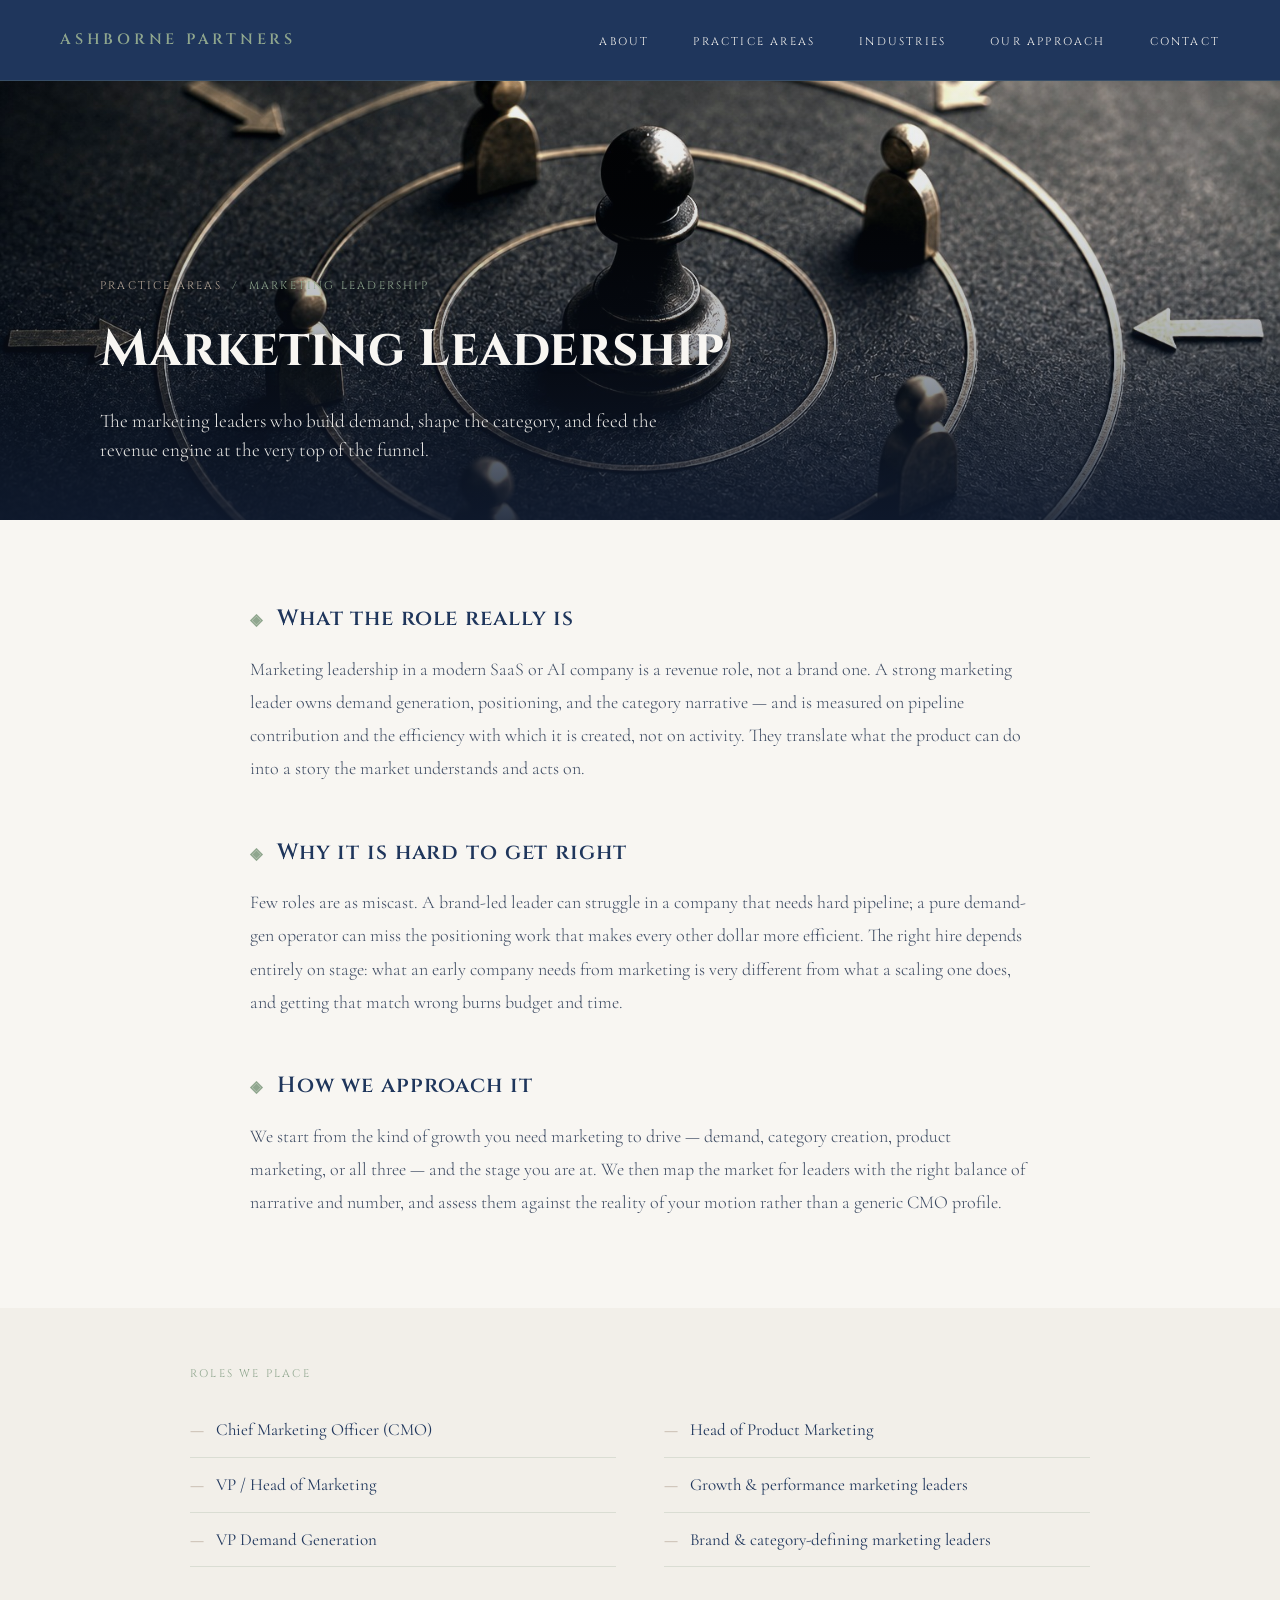
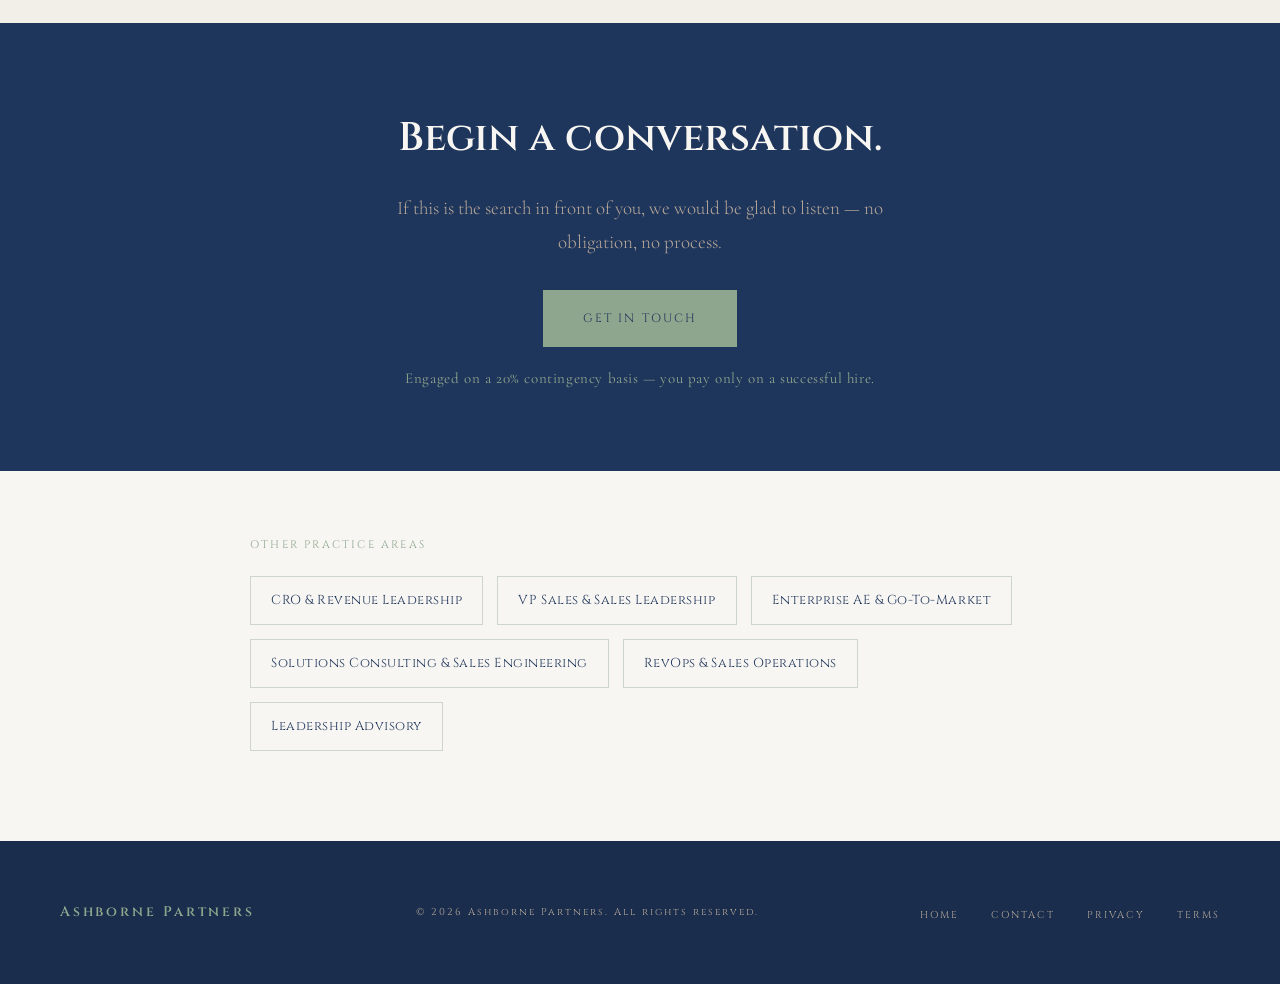
<file: practice-marketing.html>
<!DOCTYPE html>
<html lang="en">
<head>
  <meta charset="UTF-8" />
  <meta name="viewport" content="width=device-width, initial-scale=1.0" />
  <title>Marketing Leadership — Ashborne Partners</title>
  <meta name="description" content="The marketing leaders who build demand, shape the category, and give revenue its pipeline at the top of the funnel." />
  <link rel="preconnect" href="https://fonts.googleapis.com" />
  <link rel="preconnect" href="https://fonts.gstatic.com" crossorigin />
  <link href="https://fonts.googleapis.com/css2?family=Cinzel:wght@400;600;700&family=Cormorant+Garamond:ital,wght@0,300;0,400;0,500;1,300;1,400&display=swap" rel="stylesheet" />
  <style>
    *,*::before,*::after { box-sizing:border-box; margin:0; padding:0; }
    :root {
      --navy:#1F365C; --navy-2:#2C4A78; --sage:#8FA68E; --ivory:#F8F6F2;
      --ivory-2:#F2EFE9; --taupe:#B8A99A; --ash:#6E6A66;
    }
    html { scroll-behavior:smooth; overflow-x:hidden; }
    body { background:var(--ivory); color:var(--navy); font-family:'Cormorant Garamond',Georgia,serif; font-size:18px; line-height:1.75; -webkit-font-smoothing:antialiased; overflow-x:hidden; width:100%; max-width:100%; }
    nav { position:fixed; top:0; left:0; right:0; z-index:100; display:flex; align-items:center; justify-content:space-between; padding:24px 60px; background:#1F365C; border-bottom:1px solid rgba(143,166,142,0.22); }
    .nav-logo { font-family:'Cinzel',serif; font-size:15px; font-weight:600; letter-spacing:0.25em; color:var(--sage); text-decoration:none; text-transform:uppercase; }
    .nav-links { display:flex; gap:44px; list-style:none; }
    .nav-links a { font-family:'Cinzel',serif; font-size:11px; letter-spacing:0.2em; color:var(--ivory); text-decoration:none; text-transform:uppercase; transition:color 0.3s; }
    .nav-links a:hover { color:var(--sage); }
    .nav-toggle { display:none; flex-direction:column; justify-content:center; gap:5px; width:32px; height:32px; background:none; border:none; cursor:pointer; padding:0; z-index:110; }
    .nav-toggle span { display:block; width:26px; height:2px; background:var(--sage); transition:transform 0.3s, opacity 0.3s; }
    .nav-toggle.open span:nth-child(1) { transform:translateY(7px) rotate(45deg); }
    .nav-toggle.open span:nth-child(2) { opacity:0; }
    .nav-toggle.open span:nth-child(3) { transform:translateY(-7px) rotate(-45deg); }

    .p-hero { position:relative; width:100%; height:520px; overflow:hidden; background:var(--navy); display:flex; align-items:flex-end; }
    .p-hero::before { content:''; position:absolute; inset:0; z-index:0; background-image: linear-gradient(to top, rgba(16,27,48,0.88) 0%, rgba(16,27,48,0.35) 34%, rgba(16,27,48,0.12) 60%, transparent 100%), url('/images/practice-marketing.jpg'); background-size: cover, cover; background-position: center, center 26%; background-repeat:no-repeat; pointer-events:none; }
    .p-hero::after { content:none; }
    .p-hero-inner { position:relative; z-index:2; max-width:1200px; margin:0 auto; width:100%; padding:0 60px 54px; }
    .crumb { font-family:'Cinzel',serif; font-size:11px; letter-spacing:0.2em; text-transform:uppercase; color:var(--sage); margin-bottom:26px; }
    .crumb a { color:var(--taupe); text-decoration:none; }
    .crumb a:hover { color:var(--ivory); }
    .p-title { font-family:'Cinzel',serif; font-size:clamp(34px,4vw,52px); font-weight:700; line-height:1.12; color:var(--ivory); margin-bottom:28px; max-width:100%; overflow-wrap:break-word;  text-shadow:0 2px 6px rgba(16,27,48,0.45); }
    .p-lede { font-size:clamp(17px,1.5vw,21px); font-weight:300; color:var(--ivory); max-width:600px; opacity:0.94; line-height:1.55; text-shadow:0 1px 3px rgba(16,27,48,0.5); }

    .p-body { max-width:900px; margin:0 auto; padding:80px 60px 40px; }
    .detail-block { margin-bottom:48px; }
    .detail-h { font-family:'Cinzel',serif; font-size:22px; font-weight:600; letter-spacing:0.04em; color:var(--navy); margin-bottom:14px; }
    .detail-h::before { content:'◈'; color:var(--sage); margin-right:14px; font-size:16px; }
    .detail-p { font-size:18px; font-weight:300; color:#3a4860; line-height:1.85; }

    .roles { background:var(--ivory-2); padding:56px 60px; }
    .roles-inner { max-width:900px; margin:0 auto; }
    .roles-eyebrow { font-family:'Cinzel',serif; font-size:11px; letter-spacing:0.2em; text-transform:uppercase; color:var(--sage); margin-bottom:20px; }
    .roles ul { list-style:none; columns:2; column-gap:48px; }
    .roles li { padding:12px 0 12px 26px; position:relative; border-bottom:1px solid rgba(143,166,142,0.25); font-size:17px; break-inside:avoid; }
    .roles li::before { content:'—'; position:absolute; left:0; color:var(--taupe); }

    .p-cta { background:var(--navy); padding:80px 60px; text-align:center; position:relative; overflow:hidden; }
    .p-cta h2 { font-family:'Cinzel',serif; font-size:clamp(26px,3.5vw,40px); font-weight:600; color:var(--ivory); margin-bottom:18px; }
    .p-cta p { color:var(--taupe); max-width:560px; margin:0 auto 32px; font-weight:300; font-size:19px; }
    .cta-note { color:var(--sage); font-size:15px; letter-spacing:0.04em; margin-top:18px; }
    .btn { display:inline-block; font-family:'Cinzel',serif; font-size:12px; letter-spacing:0.18em; text-transform:uppercase; padding:18px 40px; background:var(--sage); color:var(--navy); text-decoration:none; transition:transform 0.3s, background 0.3s; }
    .btn:hover { transform:translateY(-2px); background:#9fb69e; }

    .other { max-width:900px; margin:0 auto; padding:64px 60px 90px; }
    .other-eyebrow { font-family:'Cinzel',serif; font-size:11px; letter-spacing:0.2em; text-transform:uppercase; color:var(--sage); margin-bottom:22px; }
    .other-links { display:flex; flex-wrap:wrap; gap:14px; }
    .other-links a { font-family:'Cinzel',serif; font-size:13px; letter-spacing:0.04em; color:var(--navy); text-decoration:none; padding:12px 20px; border:1px solid rgba(143,166,142,0.4); transition:background 0.3s,color 0.3s; }
    .other-links a:hover { background:var(--navy); color:var(--ivory); border-color:var(--navy); }

    footer { background:#1A2D4D; padding:56px 60px; display:flex; align-items:center; justify-content:space-between; flex-wrap:wrap; gap:20px; }
    .footer-logo { font-family:'Cinzel',serif; font-size:14px; font-weight:600; letter-spacing:0.2em; color:var(--sage); }
    .footer-copy { font-family:'Cinzel',serif; font-size:10px; letter-spacing:0.2em; color:var(--taupe); }
    .footer-links { display:flex; gap:32px; list-style:none; }
    .footer-links a { font-family:'Cinzel',serif; font-size:10px; letter-spacing:0.2em; color:var(--taupe); text-decoration:none; text-transform:uppercase; transition:color 0.3s; }
    .footer-links a:hover { color:var(--sage); }

    @media (max-width:1024px) {
      nav { padding:24px 40px; }
      .p-hero { height:460px; }
      .p-body,.other { padding-left:40px; padding-right:40px; }
      .roles,.p-cta { padding-left:40px; padding-right:40px; }
    }
    @media (max-width:860px) {
      .p-hero { height:420px; }
      nav { padding:20px 28px; }
      .nav-toggle { display:flex; }
      .nav-links { position:fixed; top:0; right:0; height:100vh; width:min(78vw,320px); flex-direction:column; justify-content:center; gap:34px; background:#1F365C; box-shadow:-8px 0 40px rgba(0,0,0,0.35); transform:translateX(100%); transition:transform 0.35s cubic-bezier(0.4,0,0.2,1), visibility 0.35s; visibility:hidden; padding:0 44px; z-index:105; }
      .nav-links.open { transform:translateX(0); visibility:visible; }
      .nav-links a { font-size:14px; }
    }
    @media (max-width:640px) {
      /* Stack: image banner on top, text below on navy (no overlap) */
      .p-hero { height:auto; min-height:0; display:block; padding:0 0 40px; background:var(--navy); }
      .p-hero::before { position:absolute; top:0; left:0; right:0; bottom:auto; height:200px; background-position: center, center 0%; }
      .p-hero-inner { padding:224px 24px 0; }
      .p-title { font-size:clamp(30px,8vw,42px); }
      .p-lede { font-size:19px; }
      .p-body,.other { padding-left:24px; padding-right:24px; }
      .roles ul { columns:1; } .roles,.p-cta { padding-left:24px; padding-right:24px; }
      .p-body { padding-top:56px; }
      footer { flex-direction:column; text-align:center; }
    }
  </style>
</head>
<body>
  <nav>
    <a href="index.html" class="nav-logo">Ashborne Partners</a>
    <button class="nav-toggle" id="navToggle" aria-label="Open menu" aria-expanded="false"><span></span><span></span><span></span></button>
    <ul class="nav-links" id="navLinks">
      <li><a href="index.html#about">About</a></li>
      <li><a href="index.html#practice">Practice Areas</a></li>
      <li><a href="index.html#industries">Industries</a></li>
      <li><a href="index.html#approach">Our Approach</a></li>
      <li><a href="index.html#contact">Contact</a></li>
    </ul>
  </nav>

  <header class="p-hero">
    <div class="p-hero-inner">
      <div class="crumb"><a href="index.html#practice">Practice Areas</a> &nbsp;/&nbsp; Marketing Leadership</div>
      <h1 class="p-title">Marketing Leadership</h1>
      <p class="p-lede">The marketing leaders who build demand, shape the category, and feed the revenue engine at the very top of the funnel.</p>
    </div>
  </header>

  <main>
    <section class="p-body">
      <div class="detail-block">
        <h2 class="detail-h">What the role really is</h2>
        <p class="detail-p">Marketing leadership in a modern SaaS or AI company is a revenue role, not a brand one. A strong marketing leader owns demand generation, positioning, and the category narrative — and is measured on pipeline contribution and the efficiency with which it is created, not on activity. They translate what the product can do into a story the market understands and acts on.</p>
      </div>
      <div class="detail-block">
        <h2 class="detail-h">Why it is hard to get right</h2>
        <p class="detail-p">Few roles are as miscast. A brand-led leader can struggle in a company that needs hard pipeline; a pure demand-gen operator can miss the positioning work that makes every other dollar more efficient. The right hire depends entirely on stage: what an early company needs from marketing is very different from what a scaling one does, and getting that match wrong burns budget and time.</p>
      </div>
      <div class="detail-block">
        <h2 class="detail-h">How we approach it</h2>
        <p class="detail-p">We start from the kind of growth you need marketing to drive — demand, category creation, product marketing, or all three — and the stage you are at. We then map the market for leaders with the right balance of narrative and number, and assess them against the reality of your motion rather than a generic CMO profile.</p>
      </div>
    </section>

    <section class="roles">
      <div class="roles-inner">
        <div class="roles-eyebrow">Roles we place</div>
        <ul>
        <li>Chief Marketing Officer (CMO)</li>
        <li>VP / Head of Marketing</li>
        <li>VP Demand Generation</li>
        <li>Head of Product Marketing</li>
        <li>Growth &amp; performance marketing leaders</li>
        <li>Brand &amp; category-defining marketing leaders</li>
        </ul>
      </div>
    </section>

    <section class="p-cta">
      <h2>Begin a conversation.</h2>
      <p>If this is the search in front of you, we would be glad to listen — no obligation, no process.</p>
      <a class="btn" href="index.html#contact">Get in Touch</a>
      <div class="cta-note">Engaged on a 20% contingency basis — you pay only on a successful hire.</div>
    </section>

    <section class="other">
      <div class="other-eyebrow">Other practice areas</div>
      <div class="other-links">
          <a href="practice-cro.html">CRO &amp; Revenue Leadership</a>
          <a href="practice-vp-sales.html">VP Sales &amp; Sales Leadership</a>
          <a href="practice-enterprise-ae.html">Enterprise AE &amp; Go-To-Market</a>
          <a href="practice-solutions-consulting.html">Solutions Consulting &amp; Sales Engineering</a>
          <a href="practice-revops.html">RevOps &amp; Sales Operations</a>
          <a href="practice-advisory.html">Leadership Advisory</a>
      </div>
    </section>
  </main>

  <footer>
    <div class="footer-logo">Ashborne Partners</div>
    <div class="footer-copy">&copy; 2026 Ashborne Partners. All rights reserved.</div>
    <ul class="footer-links">
      <li><a href="index.html">Home</a></li>
      <li><a href="index.html#contact">Contact</a></li>
      <li><a href="privacy.html">Privacy</a></li>
      <li><a href="terms.html">Terms</a></li>
    </ul>
  </footer>
  <script>
    (function () {
      var t = document.getElementById('navToggle'), l = document.getElementById('navLinks');
      if (!t || !l) return;
      function close() { l.classList.remove('open'); t.classList.remove('open'); t.setAttribute('aria-expanded','false'); }
      t.addEventListener('click', function () {
        var o = l.classList.toggle('open'); t.classList.toggle('open', o); t.setAttribute('aria-expanded', o ? 'true' : 'false');
      });
      l.querySelectorAll('a').forEach(function (a) { a.addEventListener('click', close); });
    })();
  </script>
</body>
</html>
</file>
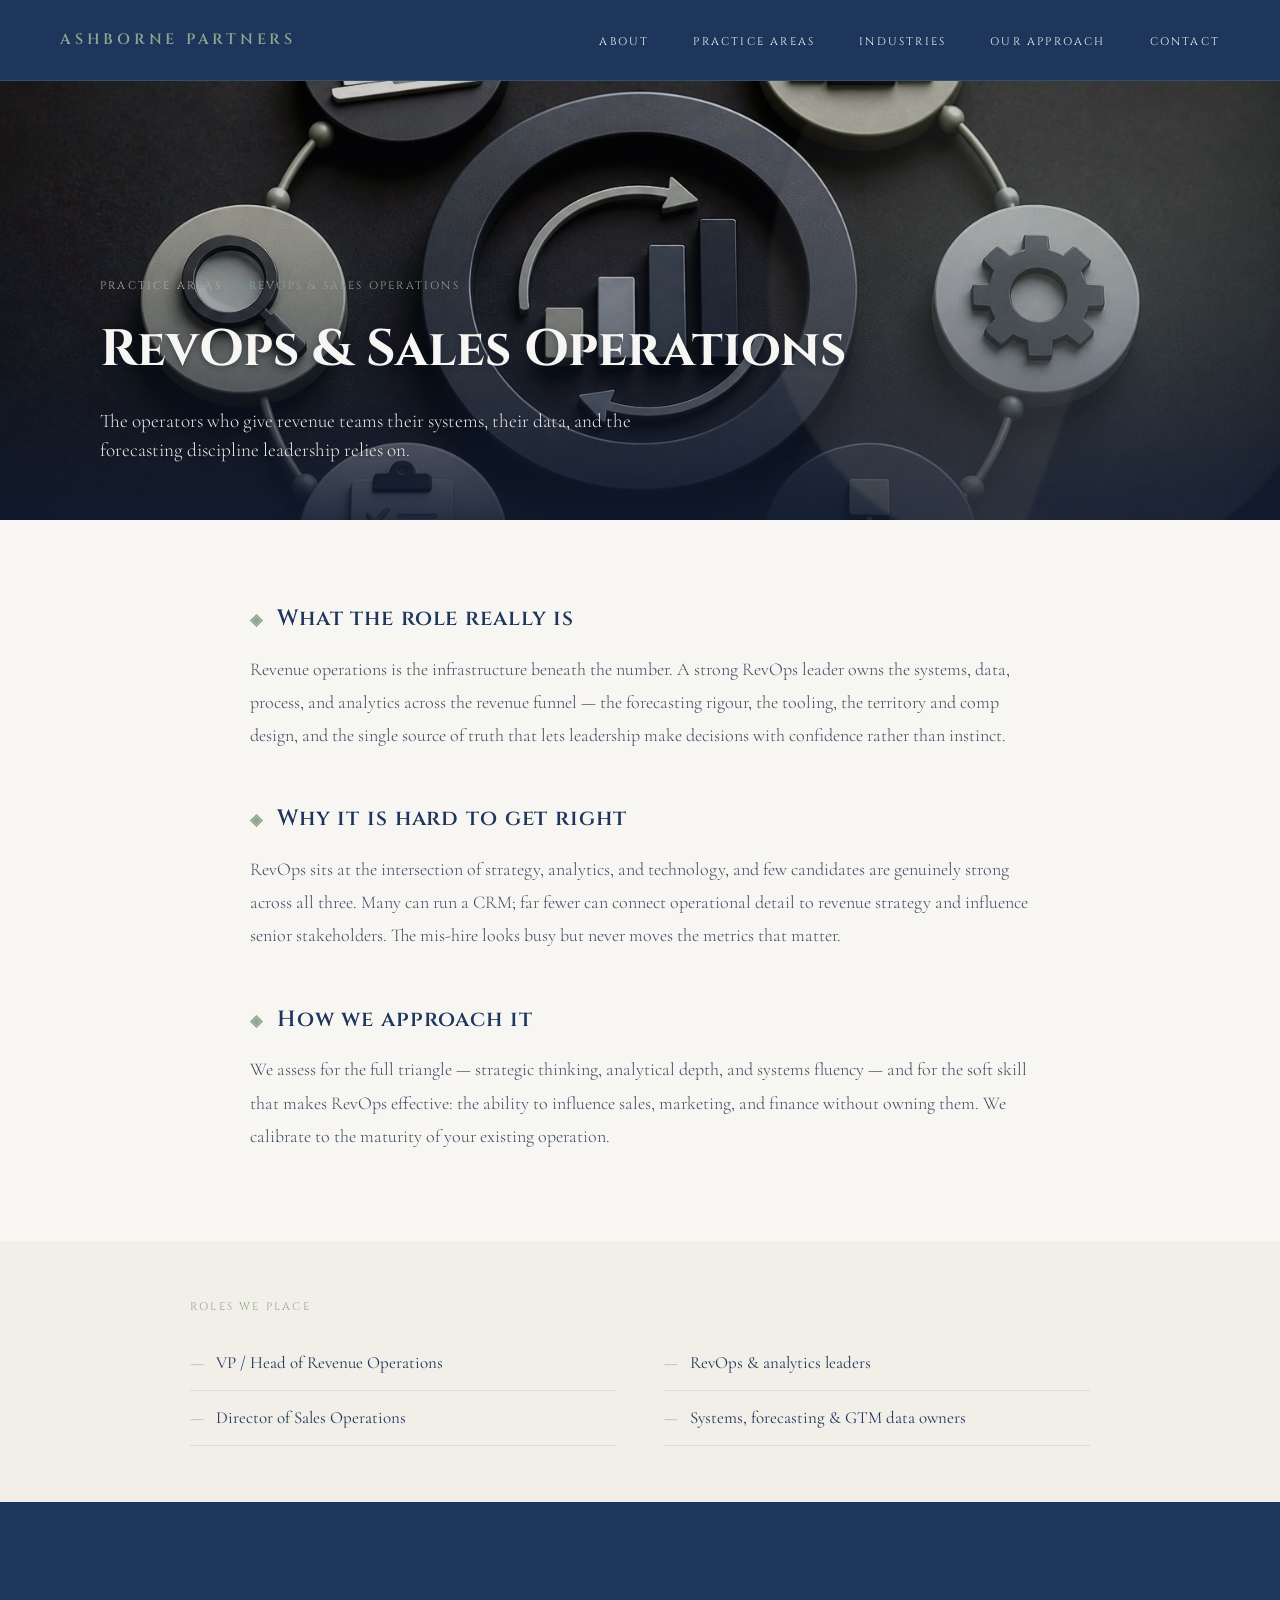
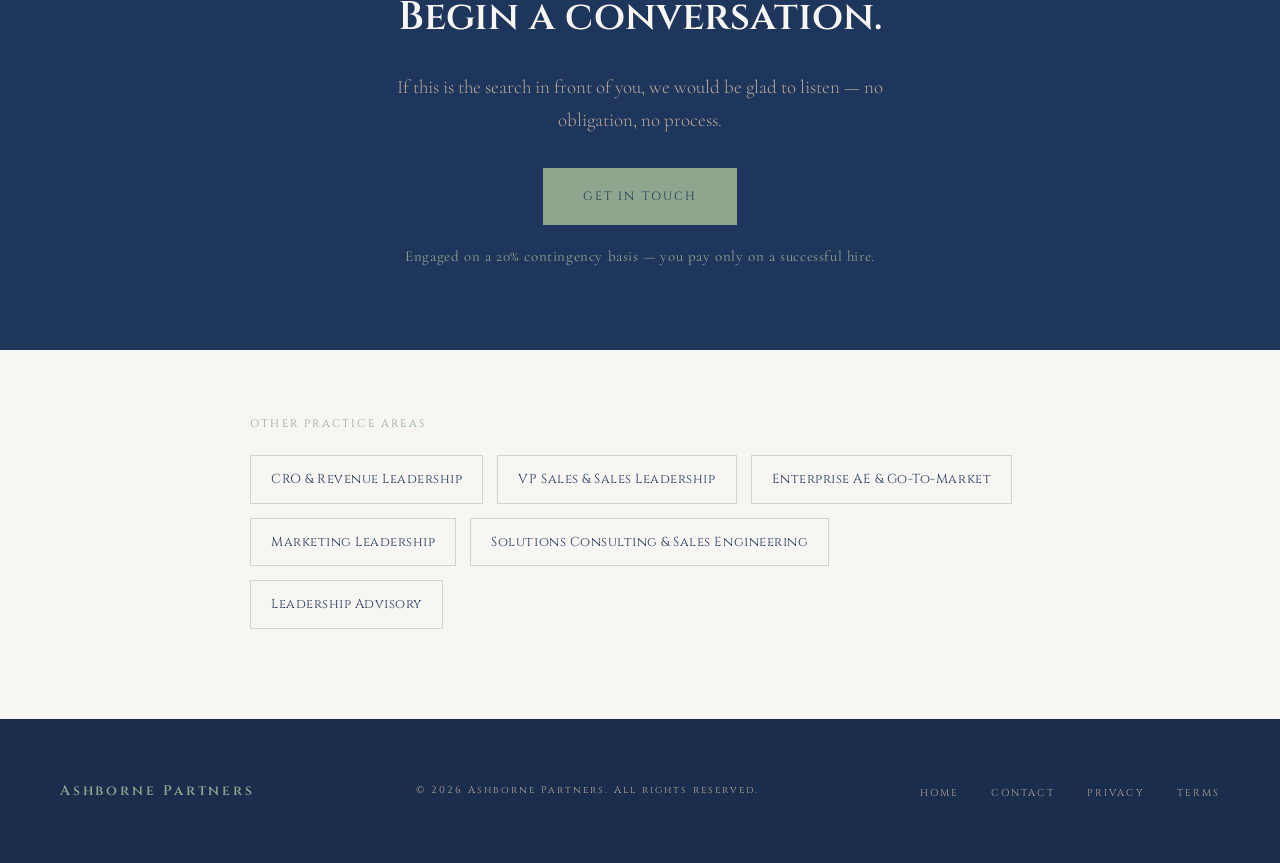
<file: practice-revops.html>
<!DOCTYPE html>
<html lang="en">
<head>
  <meta charset="UTF-8" />
  <meta name="viewport" content="width=device-width, initial-scale=1.0" />
  <title>RevOps & Sales Operations — Ashborne Partners</title>
  <meta name="description" content="The operators who give revenue teams their systems, their data, and the forecasting discipline leadership relies on." />
  <link rel="preconnect" href="https://fonts.googleapis.com" />
  <link rel="preconnect" href="https://fonts.gstatic.com" crossorigin />
  <link href="https://fonts.googleapis.com/css2?family=Cinzel:wght@400;600;700&family=Cormorant+Garamond:ital,wght@0,300;0,400;0,500;1,300;1,400&display=swap" rel="stylesheet" />
  <style>
    *,*::before,*::after { box-sizing:border-box; margin:0; padding:0; }
    :root {
      --navy:#1F365C; --navy-2:#2C4A78; --sage:#8FA68E; --ivory:#F8F6F2;
      --ivory-2:#F2EFE9; --taupe:#B8A99A; --ash:#6E6A66;
    }
    html { scroll-behavior:smooth; overflow-x:hidden; }
    body { background:var(--ivory); color:var(--navy); font-family:'Cormorant Garamond',Georgia,serif; font-size:18px; line-height:1.75; -webkit-font-smoothing:antialiased; overflow-x:hidden; width:100%; max-width:100%; }
    nav { position:fixed; top:0; left:0; right:0; z-index:100; display:flex; align-items:center; justify-content:space-between; padding:24px 60px; background:#1F365C; border-bottom:1px solid rgba(143,166,142,0.22); }
    .nav-logo { font-family:'Cinzel',serif; font-size:15px; font-weight:600; letter-spacing:0.25em; color:var(--sage); text-decoration:none; text-transform:uppercase; }
    .nav-links { display:flex; gap:44px; list-style:none; }
    .nav-links a { font-family:'Cinzel',serif; font-size:11px; letter-spacing:0.2em; color:var(--ivory); text-decoration:none; text-transform:uppercase; transition:color 0.3s; }
    .nav-links a:hover { color:var(--sage); }
    .nav-toggle { display:none; flex-direction:column; justify-content:center; gap:5px; width:32px; height:32px; background:none; border:none; cursor:pointer; padding:0; z-index:110; }
    .nav-toggle span { display:block; width:26px; height:2px; background:var(--sage); transition:transform 0.3s, opacity 0.3s; }
    .nav-toggle.open span:nth-child(1) { transform:translateY(7px) rotate(45deg); }
    .nav-toggle.open span:nth-child(2) { opacity:0; }
    .nav-toggle.open span:nth-child(3) { transform:translateY(-7px) rotate(-45deg); }

    .p-hero { position:relative; width:100%; height:520px; overflow:hidden; background:var(--navy); display:flex; align-items:flex-end; }
    .p-hero::before { content:''; position:absolute; inset:0; z-index:0; background-image: linear-gradient(to top, rgba(16,27,48,0.88) 0%, rgba(16,27,48,0.35) 34%, rgba(16,27,48,0.12) 60%, transparent 100%), url('/images/practice-revops.jpg'); background-size: cover, cover; background-position: center, center 34%; background-repeat:no-repeat; pointer-events:none; }
    .p-hero::after { content:''; position:absolute; right:-6%; top:50%; transform:translateY(-50%); width:46%; height:120%;
      background:radial-gradient(circle at 60% 40%, rgba(143,166,142,0.22) 0%, transparent 60%), conic-gradient(from 200deg at 60% 50%, rgba(184,169,154,0.16), transparent 42%, rgba(255,255,255,0.05));
      border-radius:50% 50% 48% 52%/55% 45% 55% 45%; filter:blur(2px); pointer-events:none; }
    .p-hero-inner { position:relative; z-index:2; max-width:1200px; margin:0 auto; width:100%; padding:0 60px 54px; }
    .crumb { font-family:'Cinzel',serif; font-size:11px; letter-spacing:0.2em; text-transform:uppercase; color:var(--sage); margin-bottom:26px; }
    .crumb a { color:var(--taupe); text-decoration:none; }
    .crumb a:hover { color:var(--ivory); }
    .p-title { font-family:'Cinzel',serif; font-size:clamp(34px,4vw,52px); font-weight:700; line-height:1.12; color:var(--ivory); margin-bottom:28px; max-width:100%; overflow-wrap:break-word;  text-shadow:0 2px 6px rgba(16,27,48,0.45); }
    .p-lede { font-size:clamp(17px,1.5vw,21px); font-weight:300; color:var(--ivory); max-width:600px; opacity:0.94; line-height:1.55; text-shadow:0 1px 3px rgba(16,27,48,0.5); }

    .p-body { max-width:900px; margin:0 auto; padding:80px 60px 40px; }
    .detail-block { margin-bottom:48px; }
    .detail-h { font-family:'Cinzel',serif; font-size:22px; font-weight:600; letter-spacing:0.04em; color:var(--navy); margin-bottom:14px; }
    .detail-h::before { content:'◈'; color:var(--sage); margin-right:14px; font-size:16px; }
    .detail-p { font-size:18px; font-weight:300; color:#3a4860; line-height:1.85; }

    .roles { background:var(--ivory-2); padding:56px 60px; }
    .roles-inner { max-width:900px; margin:0 auto; }
    .roles-eyebrow { font-family:'Cinzel',serif; font-size:11px; letter-spacing:0.2em; text-transform:uppercase; color:var(--sage); margin-bottom:20px; }
    .roles ul { list-style:none; columns:2; column-gap:48px; }
    .roles li { padding:12px 0 12px 26px; position:relative; border-bottom:1px solid rgba(143,166,142,0.25); font-size:17px; break-inside:avoid; }
    .roles li::before { content:'—'; position:absolute; left:0; color:var(--taupe); }

    .p-cta { background:var(--navy); padding:80px 60px; text-align:center; position:relative; overflow:hidden; }
    .p-cta h2 { font-family:'Cinzel',serif; font-size:clamp(26px,3.5vw,40px); font-weight:600; color:var(--ivory); margin-bottom:18px; }
    .p-cta p { color:var(--taupe); max-width:560px; margin:0 auto 32px; font-weight:300; font-size:19px; }
    .cta-note { color:var(--sage); font-size:15px; letter-spacing:0.04em; margin-top:18px; }
    .btn { display:inline-block; font-family:'Cinzel',serif; font-size:12px; letter-spacing:0.18em; text-transform:uppercase; padding:18px 40px; background:var(--sage); color:var(--navy); text-decoration:none; transition:transform 0.3s, background 0.3s; }
    .btn:hover { transform:translateY(-2px); background:#9fb69e; }

    .other { max-width:900px; margin:0 auto; padding:64px 60px 90px; }
    .other-eyebrow { font-family:'Cinzel',serif; font-size:11px; letter-spacing:0.2em; text-transform:uppercase; color:var(--sage); margin-bottom:22px; }
    .other-links { display:flex; flex-wrap:wrap; gap:14px; }
    .other-links a { font-family:'Cinzel',serif; font-size:13px; letter-spacing:0.04em; color:var(--navy); text-decoration:none; padding:12px 20px; border:1px solid rgba(143,166,142,0.4); transition:background 0.3s,color 0.3s; }
    .other-links a:hover { background:var(--navy); color:var(--ivory); border-color:var(--navy); }

    footer { background:#1A2D4D; padding:56px 60px; display:flex; align-items:center; justify-content:space-between; flex-wrap:wrap; gap:20px; }
    .footer-logo { font-family:'Cinzel',serif; font-size:14px; font-weight:600; letter-spacing:0.2em; color:var(--sage); }
    .footer-copy { font-family:'Cinzel',serif; font-size:10px; letter-spacing:0.2em; color:var(--taupe); }
    .footer-links { display:flex; gap:32px; list-style:none; }
    .footer-links a { font-family:'Cinzel',serif; font-size:10px; letter-spacing:0.2em; color:var(--taupe); text-decoration:none; text-transform:uppercase; transition:color 0.3s; }
    .footer-links a:hover { color:var(--sage); }

    @media (max-width:1024px) {
      nav { padding:24px 40px; }
      .p-hero { height:460px; }
      .p-body,.other { padding-left:40px; padding-right:40px; }
      .roles,.p-cta { padding-left:40px; padding-right:40px; }
    }
    @media (max-width:860px) {
      .p-hero { height:420px; }
      nav { padding:20px 28px; }
      .nav-toggle { display:flex; }
      .nav-links { position:fixed; top:0; right:0; height:100vh; width:min(78vw,320px); flex-direction:column; justify-content:center; gap:34px; background:#1F365C; box-shadow:-8px 0 40px rgba(0,0,0,0.35); transform:translateX(100%); transition:transform 0.35s cubic-bezier(0.4,0,0.2,1), visibility 0.35s; visibility:hidden; padding:0 44px; z-index:105; }
      .nav-links.open { transform:translateX(0); visibility:visible; }
      .nav-links a { font-size:14px; }
    }
    @media (max-width:640px) {
      /* Stack: image banner on top, text below on navy (no overlap) */
      .p-hero { height:auto; min-height:0; display:block; padding:0 0 40px; background:var(--navy); }
      .p-hero::before { position:absolute; top:0; left:0; right:0; bottom:auto; height:200px; background-position: center, center 0%; }
      .p-hero-inner { padding:224px 24px 0; }
      .p-title { font-size:clamp(30px,8vw,42px); }
      .p-lede { font-size:19px; }
      .p-body,.other { padding-left:24px; padding-right:24px; }
      .roles ul { columns:1; } .roles,.p-cta { padding-left:24px; padding-right:24px; }
      .p-body { padding-top:56px; }
      footer { flex-direction:column; text-align:center; }
    }
  </style>
</head>
<body>
  <nav>
    <a href="index.html" class="nav-logo">Ashborne Partners</a>
    <button class="nav-toggle" id="navToggle" aria-label="Open menu" aria-expanded="false"><span></span><span></span><span></span></button>
    <ul class="nav-links" id="navLinks">
      <li><a href="index.html#about">About</a></li>
      <li><a href="index.html#practice">Practice Areas</a></li>
      <li><a href="index.html#industries">Industries</a></li>
      <li><a href="index.html#approach">Our Approach</a></li>
      <li><a href="index.html#contact">Contact</a></li>
    </ul>
  </nav>

  <header class="p-hero">
    <div class="p-hero-inner">
      <div class="crumb"><a href="index.html#practice">Practice Areas</a> &nbsp;/&nbsp; RevOps &amp; Sales Operations</div>
      <h1 class="p-title">RevOps &amp; Sales Operations</h1>
      <p class="p-lede">The operators who give revenue teams their systems, their data, and the forecasting discipline leadership relies on.</p>
    </div>
  </header>

  <main>
    <section class="p-body">
      <div class="detail-block">
        <h2 class="detail-h">What the role really is</h2>
        <p class="detail-p">Revenue operations is the infrastructure beneath the number. A strong RevOps leader owns the systems, data, process, and analytics across the revenue funnel — the forecasting rigour, the tooling, the territory and comp design, and the single source of truth that lets leadership make decisions with confidence rather than instinct.</p>
      </div>
      <div class="detail-block">
        <h2 class="detail-h">Why it is hard to get right</h2>
        <p class="detail-p">RevOps sits at the intersection of strategy, analytics, and technology, and few candidates are genuinely strong across all three. Many can run a CRM; far fewer can connect operational detail to revenue strategy and influence senior stakeholders. The mis-hire looks busy but never moves the metrics that matter.</p>
      </div>
      <div class="detail-block">
        <h2 class="detail-h">How we approach it</h2>
        <p class="detail-p">We assess for the full triangle — strategic thinking, analytical depth, and systems fluency — and for the soft skill that makes RevOps effective: the ability to influence sales, marketing, and finance without owning them. We calibrate to the maturity of your existing operation.</p>
      </div>
    </section>

    <section class="roles">
      <div class="roles-inner">
        <div class="roles-eyebrow">Roles we place</div>
        <ul>
        <li>VP / Head of Revenue Operations</li>
        <li>Director of Sales Operations</li>
        <li>RevOps &amp; analytics leaders</li>
        <li>Systems, forecasting &amp; GTM data owners</li>
        </ul>
      </div>
    </section>

    <section class="p-cta">
      <h2>Begin a conversation.</h2>
      <p>If this is the search in front of you, we would be glad to listen — no obligation, no process.</p>
      <a class="btn" href="index.html#contact">Get in Touch</a>
      <div class="cta-note">Engaged on a 20% contingency basis — you pay only on a successful hire.</div>
    </section>

    <section class="other">
      <div class="other-eyebrow">Other practice areas</div>
      <div class="other-links">
          <a href="practice-cro.html">CRO &amp; Revenue Leadership</a>
          <a href="practice-vp-sales.html">VP Sales &amp; Sales Leadership</a>
          <a href="practice-enterprise-ae.html">Enterprise AE &amp; Go-To-Market</a>
          <a href="practice-marketing.html">Marketing Leadership</a>
          <a href="practice-solutions-consulting.html">Solutions Consulting &amp; Sales Engineering</a>
          <a href="practice-advisory.html">Leadership Advisory</a>
      </div>
    </section>
  </main>

  <footer>
    <div class="footer-logo">Ashborne Partners</div>
    <div class="footer-copy">&copy; 2026 Ashborne Partners. All rights reserved.</div>
    <ul class="footer-links">
      <li><a href="index.html">Home</a></li>
      <li><a href="index.html#contact">Contact</a></li>
      <li><a href="privacy.html">Privacy</a></li>
      <li><a href="terms.html">Terms</a></li>
    </ul>
  </footer>
  <script>
    (function () {
      var t = document.getElementById('navToggle'), l = document.getElementById('navLinks');
      if (!t || !l) return;
      function close() { l.classList.remove('open'); t.classList.remove('open'); t.setAttribute('aria-expanded','false'); }
      t.addEventListener('click', function () {
        var o = l.classList.toggle('open'); t.classList.toggle('open', o); t.setAttribute('aria-expanded', o ? 'true' : 'false');
      });
      l.querySelectorAll('a').forEach(function (a) { a.addEventListener('click', close); });
    })();
  </script>
</body>
</html>
</file>
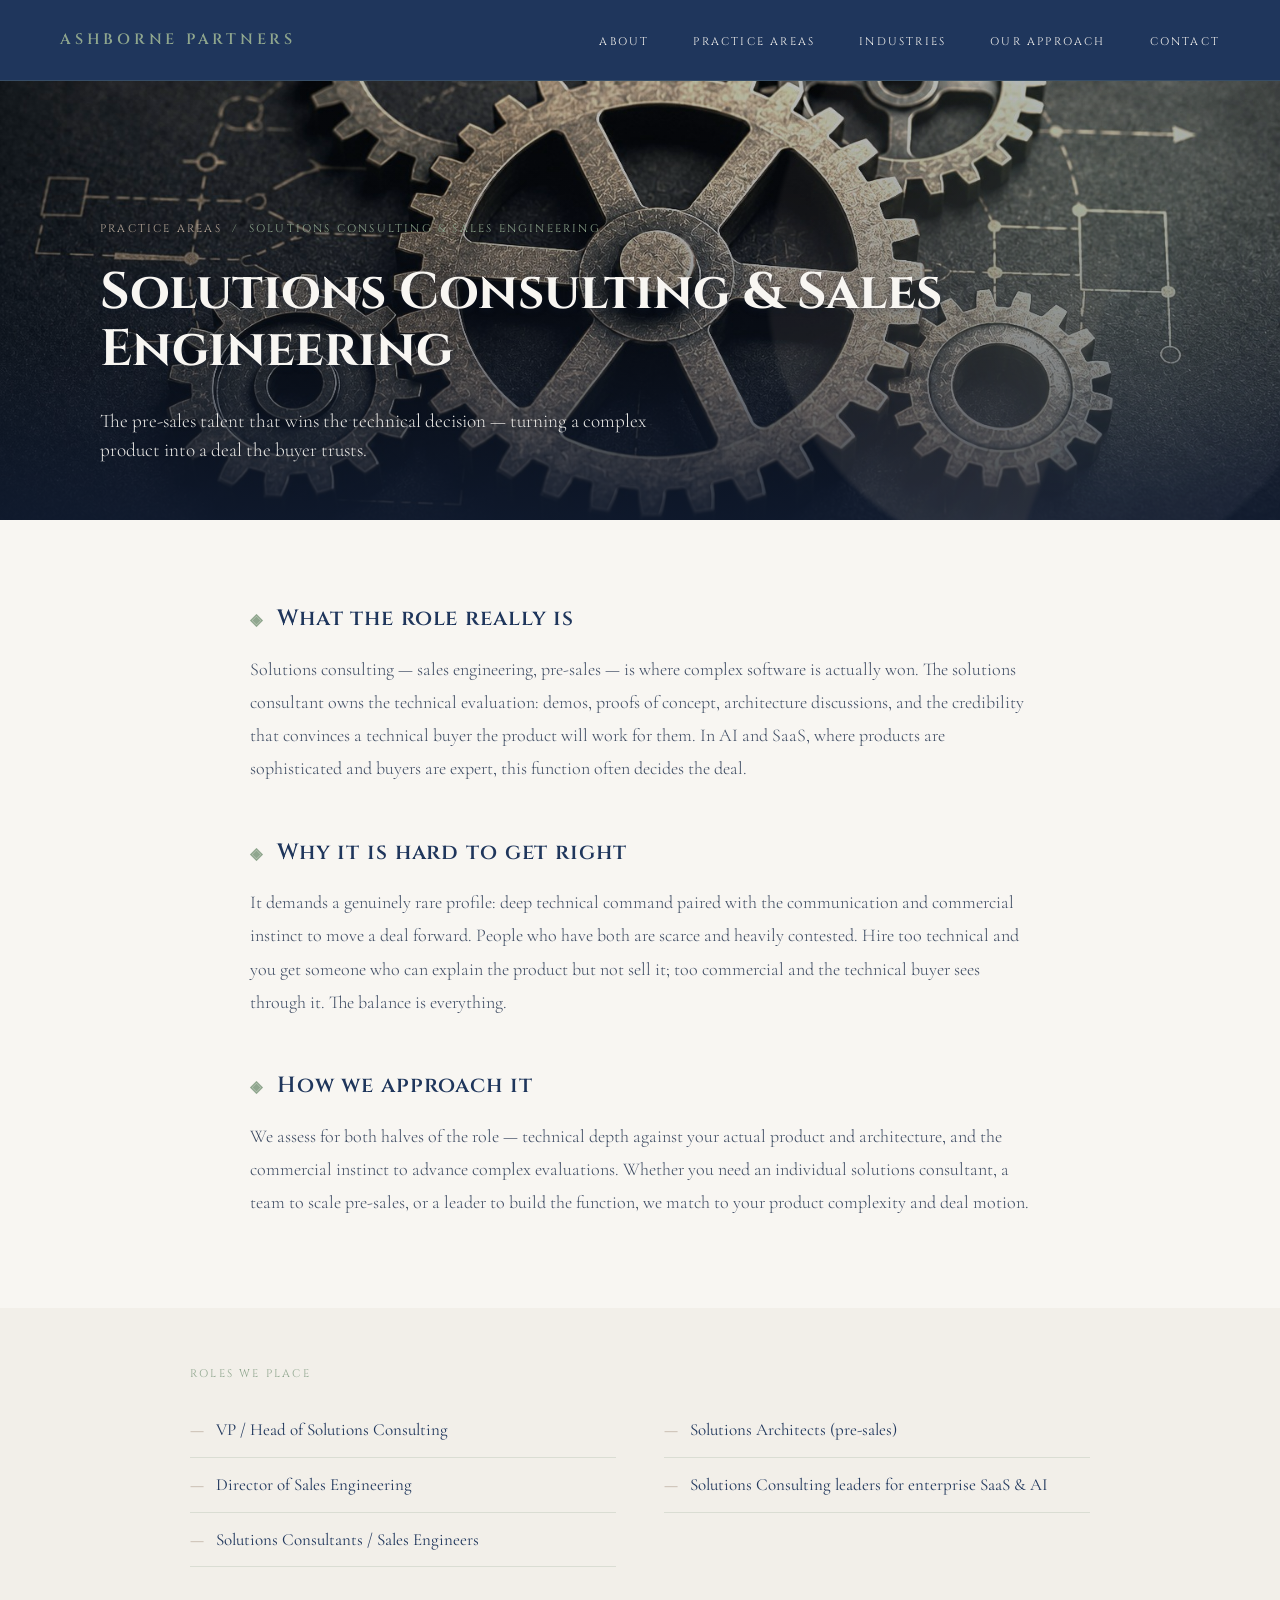
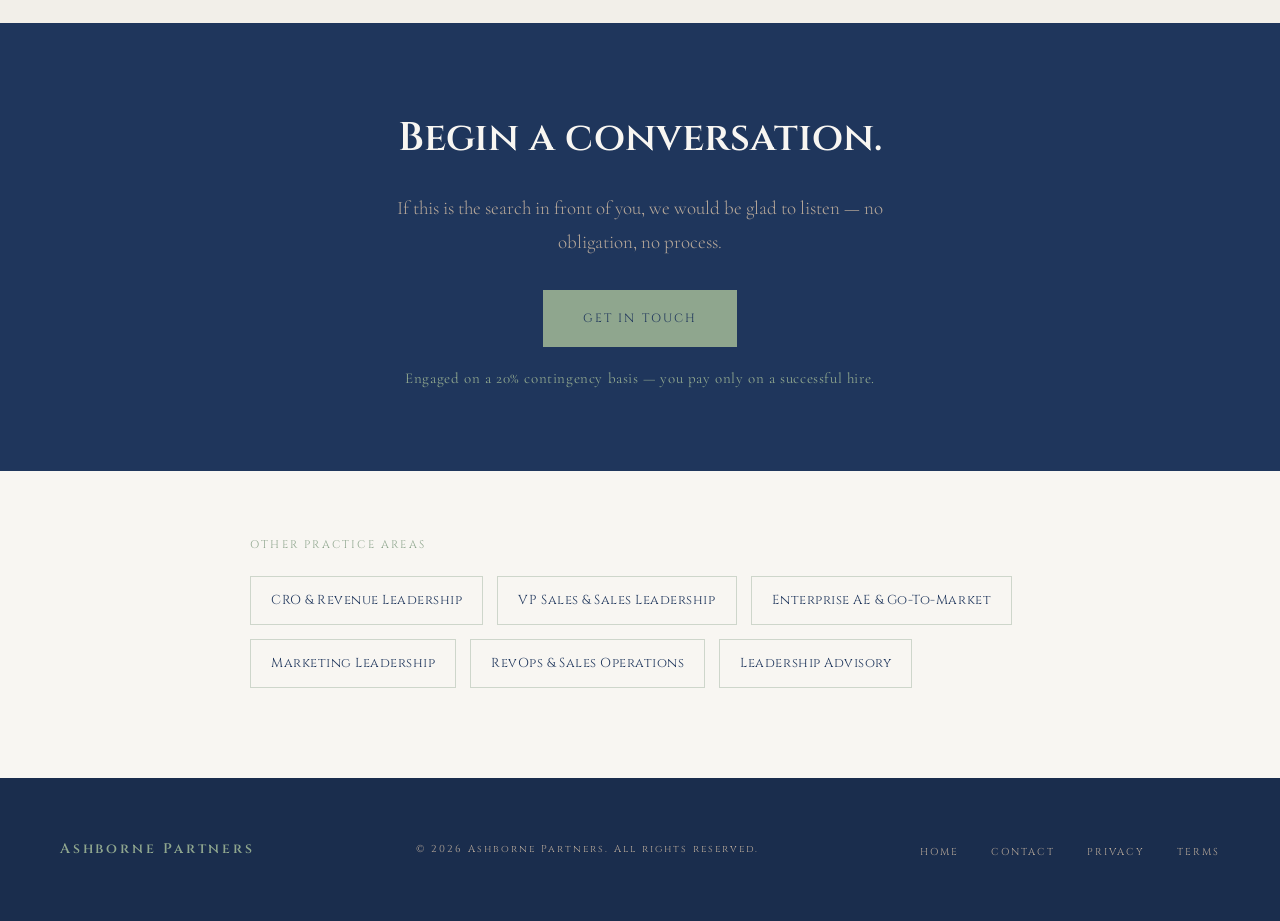
<file: practice-solutions-consulting.html>
<!DOCTYPE html>
<html lang="en">
<head>
  <meta charset="UTF-8" />
  <meta name="viewport" content="width=device-width, initial-scale=1.0" />
  <title>Solutions Consulting &amp; Sales Engineering — Ashborne Partners</title>
  <meta name="description" content="The pre-sales leaders and sales engineers who win the technical decision and turn complex products into closed deals." />
  <link rel="preconnect" href="https://fonts.googleapis.com" />
  <link rel="preconnect" href="https://fonts.gstatic.com" crossorigin />
  <link href="https://fonts.googleapis.com/css2?family=Cinzel:wght@400;600;700&family=Cormorant+Garamond:ital,wght@0,300;0,400;0,500;1,300;1,400&display=swap" rel="stylesheet" />
  <style>
    *,*::before,*::after { box-sizing:border-box; margin:0; padding:0; }
    :root {
      --navy:#1F365C; --navy-2:#2C4A78; --sage:#8FA68E; --ivory:#F8F6F2;
      --ivory-2:#F2EFE9; --taupe:#B8A99A; --ash:#6E6A66;
    }
    html { scroll-behavior:smooth; overflow-x:hidden; }
    body { background:var(--ivory); color:var(--navy); font-family:'Cormorant Garamond',Georgia,serif; font-size:18px; line-height:1.75; -webkit-font-smoothing:antialiased; overflow-x:hidden; width:100%; max-width:100%; }
    nav { position:fixed; top:0; left:0; right:0; z-index:100; display:flex; align-items:center; justify-content:space-between; padding:24px 60px; background:#1F365C; border-bottom:1px solid rgba(143,166,142,0.22); }
    .nav-logo { font-family:'Cinzel',serif; font-size:15px; font-weight:600; letter-spacing:0.25em; color:var(--sage); text-decoration:none; text-transform:uppercase; }
    .nav-links { display:flex; gap:44px; list-style:none; }
    .nav-links a { font-family:'Cinzel',serif; font-size:11px; letter-spacing:0.2em; color:var(--ivory); text-decoration:none; text-transform:uppercase; transition:color 0.3s; }
    .nav-links a:hover { color:var(--sage); }
    .nav-toggle { display:none; flex-direction:column; justify-content:center; gap:5px; width:32px; height:32px; background:none; border:none; cursor:pointer; padding:0; z-index:110; }
    .nav-toggle span { display:block; width:26px; height:2px; background:var(--sage); transition:transform 0.3s, opacity 0.3s; }
    .nav-toggle.open span:nth-child(1) { transform:translateY(7px) rotate(45deg); }
    .nav-toggle.open span:nth-child(2) { opacity:0; }
    .nav-toggle.open span:nth-child(3) { transform:translateY(-7px) rotate(-45deg); }

    .p-hero { position:relative; width:100%; height:520px; overflow:hidden; background:var(--navy); display:flex; align-items:flex-end; }
    .p-hero::before { content:''; position:absolute; inset:0; z-index:0; background-image: linear-gradient(to top, rgba(16,27,48,0.88) 0%, rgba(16,27,48,0.35) 34%, rgba(16,27,48,0.12) 60%, transparent 100%), url('/images/practice-solutions-consulting.jpg'); background-size: cover, cover; background-position: center, center 46%; background-repeat:no-repeat; pointer-events:none; }
    .p-hero::after { content:''; position:absolute; right:-6%; top:50%; transform:translateY(-50%); width:46%; height:120%;
      background:radial-gradient(circle at 60% 40%, rgba(143,166,142,0.22) 0%, transparent 60%), conic-gradient(from 200deg at 60% 50%, rgba(184,169,154,0.16), transparent 42%, rgba(255,255,255,0.05));
      border-radius:50% 50% 48% 52%/55% 45% 55% 45%; filter:blur(2px); pointer-events:none; }
    .p-hero-inner { position:relative; z-index:2; max-width:1200px; margin:0 auto; width:100%; padding:0 60px 54px; }
    .crumb { font-family:'Cinzel',serif; font-size:11px; letter-spacing:0.2em; text-transform:uppercase; color:var(--sage); margin-bottom:26px; }
    .crumb a { color:var(--taupe); text-decoration:none; }
    .crumb a:hover { color:var(--ivory); }
    .p-title { font-family:'Cinzel',serif; font-size:clamp(34px,4vw,52px); font-weight:700; line-height:1.12; color:var(--ivory); margin-bottom:28px; max-width:100%; overflow-wrap:break-word;  text-shadow:0 2px 6px rgba(16,27,48,0.45); }
    .p-lede { font-size:clamp(17px,1.5vw,21px); font-weight:300; color:var(--ivory); max-width:600px; opacity:0.94; line-height:1.55; text-shadow:0 1px 3px rgba(16,27,48,0.5); }

    .p-body { max-width:900px; margin:0 auto; padding:80px 60px 40px; }
    .detail-block { margin-bottom:48px; }
    .detail-h { font-family:'Cinzel',serif; font-size:22px; font-weight:600; letter-spacing:0.04em; color:var(--navy); margin-bottom:14px; }
    .detail-h::before { content:'◈'; color:var(--sage); margin-right:14px; font-size:16px; }
    .detail-p { font-size:18px; font-weight:300; color:#3a4860; line-height:1.85; }

    .roles { background:var(--ivory-2); padding:56px 60px; }
    .roles-inner { max-width:900px; margin:0 auto; }
    .roles-eyebrow { font-family:'Cinzel',serif; font-size:11px; letter-spacing:0.2em; text-transform:uppercase; color:var(--sage); margin-bottom:20px; }
    .roles ul { list-style:none; columns:2; column-gap:48px; }
    .roles li { padding:12px 0 12px 26px; position:relative; border-bottom:1px solid rgba(143,166,142,0.25); font-size:17px; break-inside:avoid; }
    .roles li::before { content:'—'; position:absolute; left:0; color:var(--taupe); }

    .p-cta { background:var(--navy); padding:80px 60px; text-align:center; position:relative; overflow:hidden; }
    .p-cta h2 { font-family:'Cinzel',serif; font-size:clamp(26px,3.5vw,40px); font-weight:600; color:var(--ivory); margin-bottom:18px; }
    .p-cta p { color:var(--taupe); max-width:560px; margin:0 auto 32px; font-weight:300; font-size:19px; }
    .cta-note { color:var(--sage); font-size:15px; letter-spacing:0.04em; margin-top:18px; }
    .btn { display:inline-block; font-family:'Cinzel',serif; font-size:12px; letter-spacing:0.18em; text-transform:uppercase; padding:18px 40px; background:var(--sage); color:var(--navy); text-decoration:none; transition:transform 0.3s, background 0.3s; }
    .btn:hover { transform:translateY(-2px); background:#9fb69e; }

    .other { max-width:900px; margin:0 auto; padding:64px 60px 90px; }
    .other-eyebrow { font-family:'Cinzel',serif; font-size:11px; letter-spacing:0.2em; text-transform:uppercase; color:var(--sage); margin-bottom:22px; }
    .other-links { display:flex; flex-wrap:wrap; gap:14px; }
    .other-links a { font-family:'Cinzel',serif; font-size:13px; letter-spacing:0.04em; color:var(--navy); text-decoration:none; padding:12px 20px; border:1px solid rgba(143,166,142,0.4); transition:background 0.3s,color 0.3s; }
    .other-links a:hover { background:var(--navy); color:var(--ivory); border-color:var(--navy); }

    footer { background:#1A2D4D; padding:56px 60px; display:flex; align-items:center; justify-content:space-between; flex-wrap:wrap; gap:20px; }
    .footer-logo { font-family:'Cinzel',serif; font-size:14px; font-weight:600; letter-spacing:0.2em; color:var(--sage); }
    .footer-copy { font-family:'Cinzel',serif; font-size:10px; letter-spacing:0.2em; color:var(--taupe); }
    .footer-links { display:flex; gap:32px; list-style:none; }
    .footer-links a { font-family:'Cinzel',serif; font-size:10px; letter-spacing:0.2em; color:var(--taupe); text-decoration:none; text-transform:uppercase; transition:color 0.3s; }
    .footer-links a:hover { color:var(--sage); }

    @media (max-width:1024px) {
      nav { padding:24px 40px; }
      .p-hero { height:460px; }
      .p-body,.other { padding-left:40px; padding-right:40px; }
      .roles,.p-cta { padding-left:40px; padding-right:40px; }
    }
    @media (max-width:860px) {
      .p-hero { height:420px; }
      nav { padding:20px 28px; }
      .nav-toggle { display:flex; }
      .nav-links { position:fixed; top:0; right:0; height:100vh; width:min(78vw,320px); flex-direction:column; justify-content:center; gap:34px; background:#1F365C; box-shadow:-8px 0 40px rgba(0,0,0,0.35); transform:translateX(100%); transition:transform 0.35s cubic-bezier(0.4,0,0.2,1), visibility 0.35s; visibility:hidden; padding:0 44px; z-index:105; }
      .nav-links.open { transform:translateX(0); visibility:visible; }
      .nav-links a { font-size:14px; }
    }
    @media (max-width:640px) {
      /* Stack: image banner on top, text below on navy (no overlap) */
      .p-hero { height:auto; min-height:0; display:block; padding:0 0 40px; background:var(--navy); }
      .p-hero::before { position:absolute; top:0; left:0; right:0; bottom:auto; height:200px; background-position: center, center 6%; }
      .p-hero-inner { padding:224px 24px 0; }
      .p-title { font-size:clamp(30px,8vw,42px); }
      .p-lede { font-size:19px; }
      .p-body,.other { padding-left:24px; padding-right:24px; }
      .roles ul { columns:1; } .roles,.p-cta { padding-left:24px; padding-right:24px; }
      .p-body { padding-top:56px; }
      footer { flex-direction:column; text-align:center; }
    }
  </style>
</head>
<body>
  <nav>
    <a href="index.html" class="nav-logo">Ashborne Partners</a>
    <button class="nav-toggle" id="navToggle" aria-label="Open menu" aria-expanded="false"><span></span><span></span><span></span></button>
    <ul class="nav-links" id="navLinks">
      <li><a href="index.html#about">About</a></li>
      <li><a href="index.html#practice">Practice Areas</a></li>
      <li><a href="index.html#industries">Industries</a></li>
      <li><a href="index.html#approach">Our Approach</a></li>
      <li><a href="index.html#contact">Contact</a></li>
    </ul>
  </nav>

  <header class="p-hero">
    <div class="p-hero-inner">
      <div class="crumb"><a href="index.html#practice">Practice Areas</a> &nbsp;/&nbsp; Solutions Consulting &amp; Sales Engineering</div>
      <h1 class="p-title">Solutions Consulting &amp; Sales Engineering</h1>
      <p class="p-lede">The pre-sales talent that wins the technical decision — turning a complex product into a deal the buyer trusts.</p>
    </div>
  </header>

  <main>
    <section class="p-body">
      <div class="detail-block">
        <h2 class="detail-h">What the role really is</h2>
        <p class="detail-p">Solutions consulting — sales engineering, pre-sales — is where complex software is actually won. The solutions consultant owns the technical evaluation: demos, proofs of concept, architecture discussions, and the credibility that convinces a technical buyer the product will work for them. In AI and SaaS, where products are sophisticated and buyers are expert, this function often decides the deal.</p>
      </div>
      <div class="detail-block">
        <h2 class="detail-h">Why it is hard to get right</h2>
        <p class="detail-p">It demands a genuinely rare profile: deep technical command paired with the communication and commercial instinct to move a deal forward. People who have both are scarce and heavily contested. Hire too technical and you get someone who can explain the product but not sell it; too commercial and the technical buyer sees through it. The balance is everything.</p>
      </div>
      <div class="detail-block">
        <h2 class="detail-h">How we approach it</h2>
        <p class="detail-p">We assess for both halves of the role — technical depth against your actual product and architecture, and the commercial instinct to advance complex evaluations. Whether you need an individual solutions consultant, a team to scale pre-sales, or a leader to build the function, we match to your product complexity and deal motion.</p>
      </div>
    </section>

    <section class="roles">
      <div class="roles-inner">
        <div class="roles-eyebrow">Roles we place</div>
        <ul>
        <li>VP / Head of Solutions Consulting</li>
        <li>Director of Sales Engineering</li>
        <li>Solutions Consultants / Sales Engineers</li>
        <li>Solutions Architects (pre-sales)</li>
        <li>Solutions Consulting leaders for enterprise SaaS &amp; AI</li>
        </ul>
      </div>
    </section>

    <section class="p-cta">
      <h2>Begin a conversation.</h2>
      <p>If this is the search in front of you, we would be glad to listen — no obligation, no process.</p>
      <a class="btn" href="index.html#contact">Get in Touch</a>
      <div class="cta-note">Engaged on a 20% contingency basis — you pay only on a successful hire.</div>
    </section>

    <section class="other">
      <div class="other-eyebrow">Other practice areas</div>
      <div class="other-links">
          <a href="practice-cro.html">CRO &amp; Revenue Leadership</a>
          <a href="practice-vp-sales.html">VP Sales &amp; Sales Leadership</a>
          <a href="practice-enterprise-ae.html">Enterprise AE &amp; Go-To-Market</a>
          <a href="practice-marketing.html">Marketing Leadership</a>
          <a href="practice-revops.html">RevOps &amp; Sales Operations</a>
          <a href="practice-advisory.html">Leadership Advisory</a>
      </div>
    </section>
  </main>

  <footer>
    <div class="footer-logo">Ashborne Partners</div>
    <div class="footer-copy">&copy; 2026 Ashborne Partners. All rights reserved.</div>
    <ul class="footer-links">
      <li><a href="index.html">Home</a></li>
      <li><a href="index.html#contact">Contact</a></li>
      <li><a href="privacy.html">Privacy</a></li>
      <li><a href="terms.html">Terms</a></li>
    </ul>
  </footer>
  <script>
    (function () {
      var t = document.getElementById('navToggle'), l = document.getElementById('navLinks');
      if (!t || !l) return;
      function close() { l.classList.remove('open'); t.classList.remove('open'); t.setAttribute('aria-expanded','false'); }
      t.addEventListener('click', function () {
        var o = l.classList.toggle('open'); t.classList.toggle('open', o); t.setAttribute('aria-expanded', o ? 'true' : 'false');
      });
      l.querySelectorAll('a').forEach(function (a) { a.addEventListener('click', close); });
    })();
  </script>
</body>
</html>
</file>
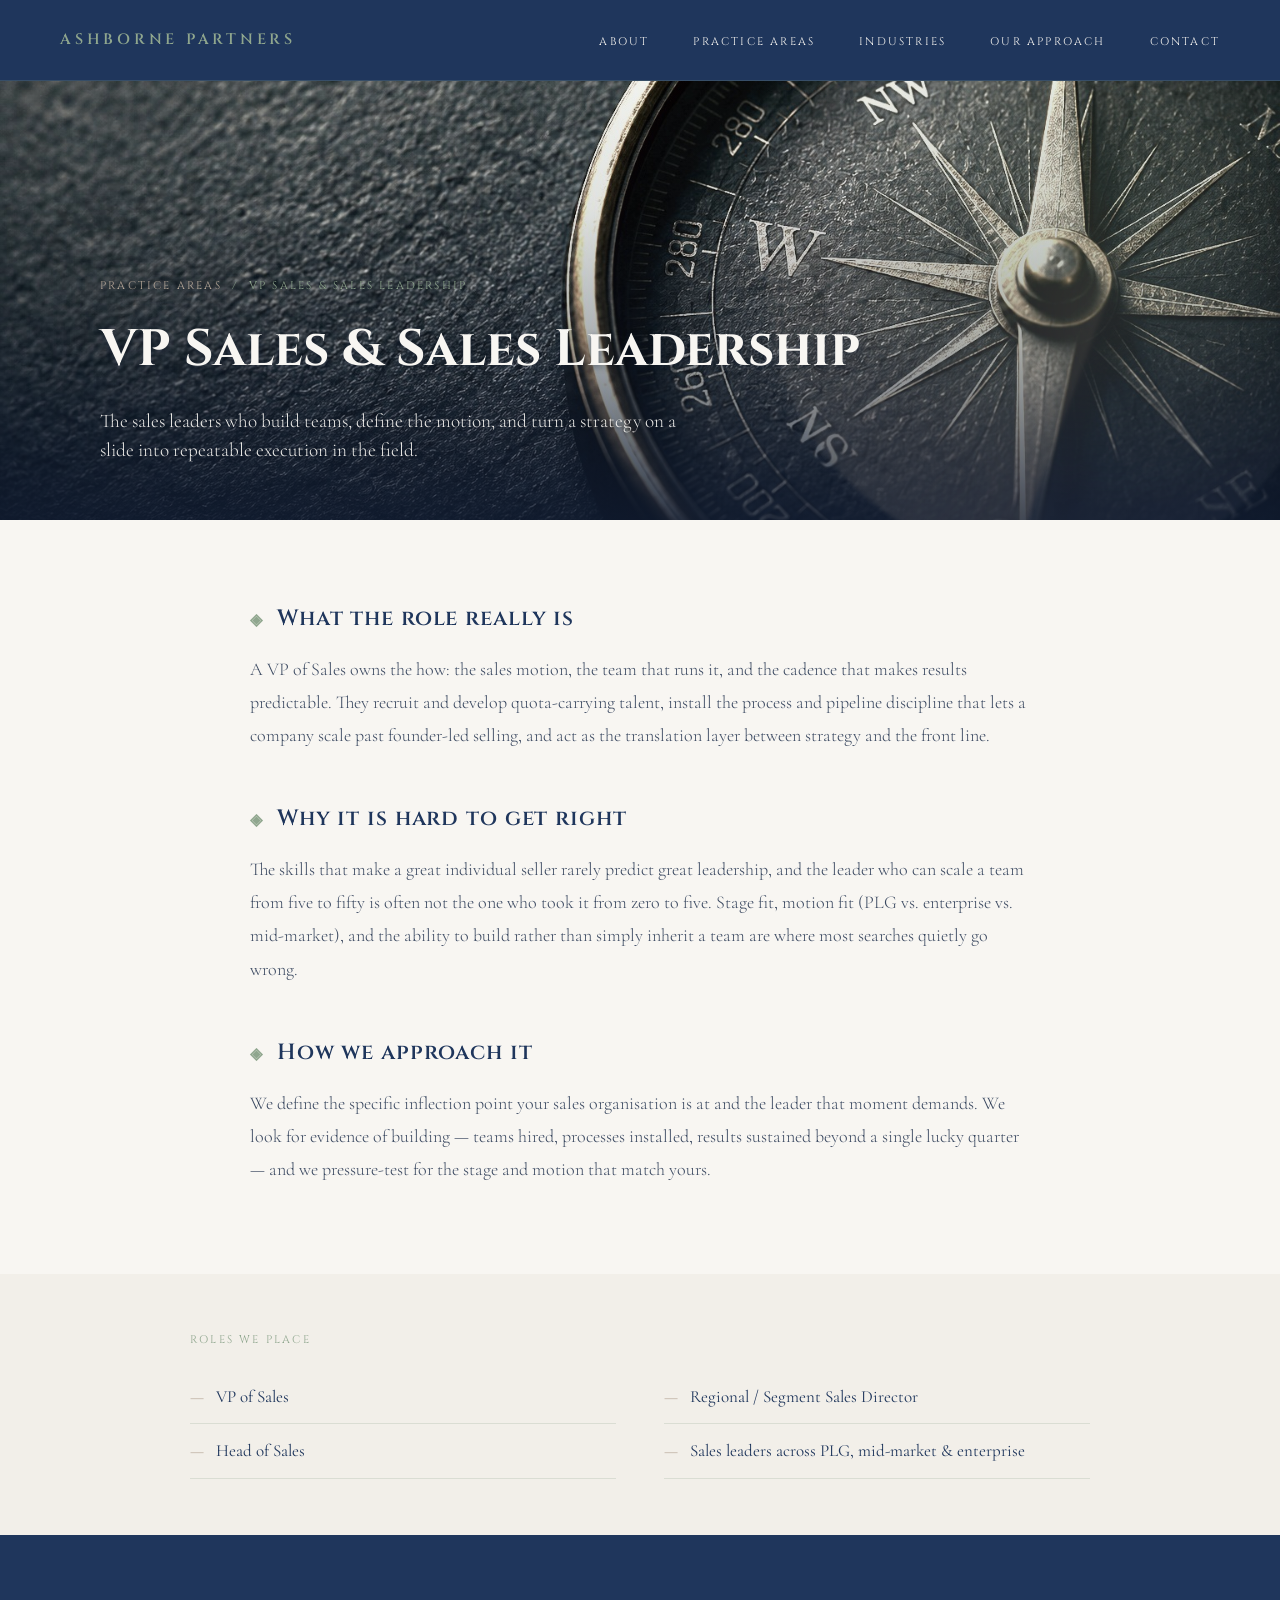
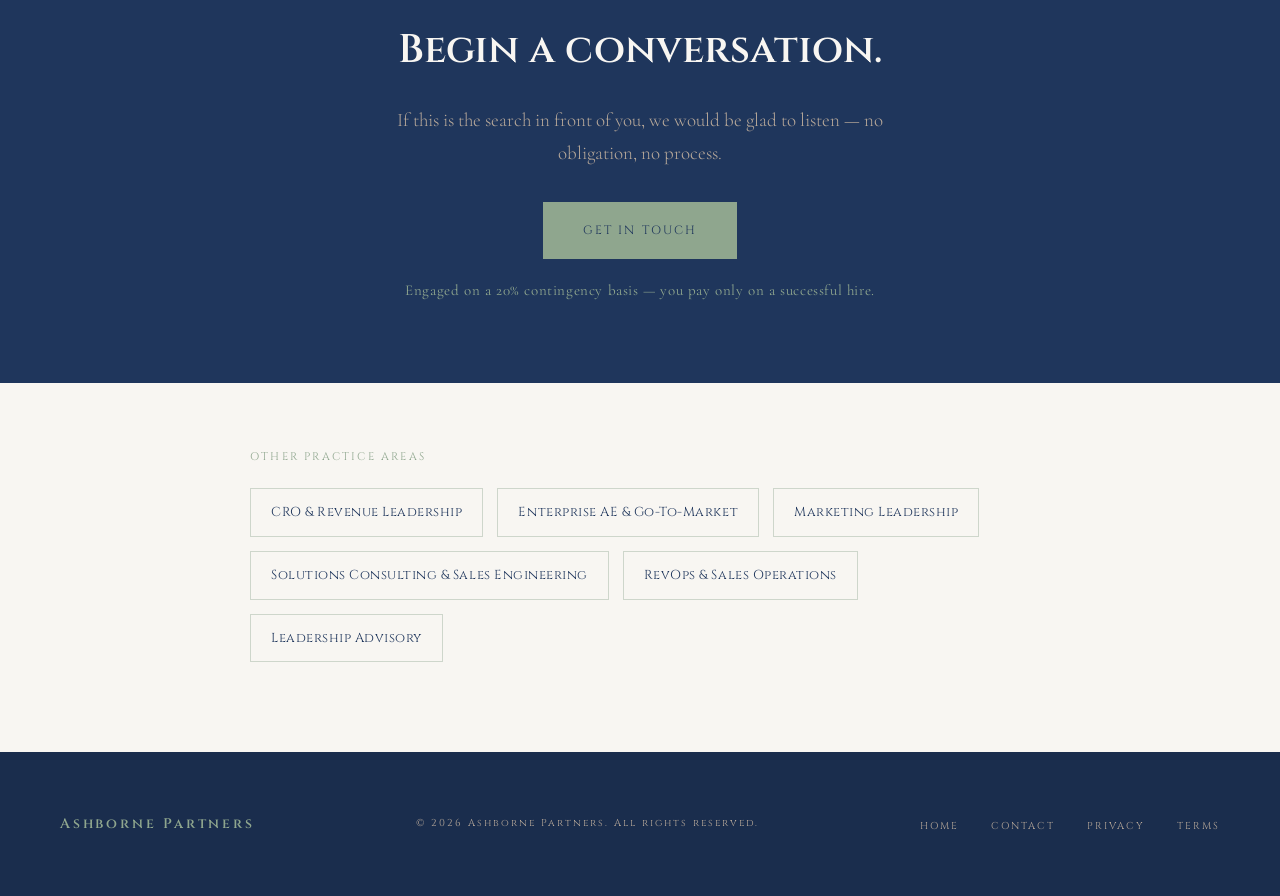
<file: practice-vp-sales.html>
<!DOCTYPE html>
<html lang="en">
<head>
  <meta charset="UTF-8" />
  <meta name="viewport" content="width=device-width, initial-scale=1.0" />
  <title>VP Sales & Sales Leadership — Ashborne Partners</title>
  <meta name="description" content="The sales leaders who build teams, define the motion, and turn a strategy on a slide into repeatable execution in the field." />
  <link rel="preconnect" href="https://fonts.googleapis.com" />
  <link rel="preconnect" href="https://fonts.gstatic.com" crossorigin />
  <link href="https://fonts.googleapis.com/css2?family=Cinzel:wght@400;600;700&family=Cormorant+Garamond:ital,wght@0,300;0,400;0,500;1,300;1,400&display=swap" rel="stylesheet" />
  <style>
    *,*::before,*::after { box-sizing:border-box; margin:0; padding:0; }
    :root {
      --navy:#1F365C; --navy-2:#2C4A78; --sage:#8FA68E; --ivory:#F8F6F2;
      --ivory-2:#F2EFE9; --taupe:#B8A99A; --ash:#6E6A66;
    }
    html { scroll-behavior:smooth; overflow-x:hidden; }
    body { background:var(--ivory); color:var(--navy); font-family:'Cormorant Garamond',Georgia,serif; font-size:18px; line-height:1.75; -webkit-font-smoothing:antialiased; overflow-x:hidden; width:100%; max-width:100%; }
    nav { position:fixed; top:0; left:0; right:0; z-index:100; display:flex; align-items:center; justify-content:space-between; padding:24px 60px; background:#1F365C; border-bottom:1px solid rgba(143,166,142,0.22); }
    .nav-logo { font-family:'Cinzel',serif; font-size:15px; font-weight:600; letter-spacing:0.25em; color:var(--sage); text-decoration:none; text-transform:uppercase; }
    .nav-links { display:flex; gap:44px; list-style:none; }
    .nav-links a { font-family:'Cinzel',serif; font-size:11px; letter-spacing:0.2em; color:var(--ivory); text-decoration:none; text-transform:uppercase; transition:color 0.3s; }
    .nav-links a:hover { color:var(--sage); }
    .nav-toggle { display:none; flex-direction:column; justify-content:center; gap:5px; width:32px; height:32px; background:none; border:none; cursor:pointer; padding:0; z-index:110; }
    .nav-toggle span { display:block; width:26px; height:2px; background:var(--sage); transition:transform 0.3s, opacity 0.3s; }
    .nav-toggle.open span:nth-child(1) { transform:translateY(7px) rotate(45deg); }
    .nav-toggle.open span:nth-child(2) { opacity:0; }
    .nav-toggle.open span:nth-child(3) { transform:translateY(-7px) rotate(-45deg); }

    .p-hero { position:relative; width:100%; height:520px; overflow:hidden; background:var(--navy); display:flex; align-items:flex-end; }
    .p-hero::before { content:''; position:absolute; inset:0; z-index:0; background-image: linear-gradient(to top, rgba(16,27,48,0.88) 0%, rgba(16,27,48,0.35) 34%, rgba(16,27,48,0.12) 60%, transparent 100%), url('/images/practice-vp-sales.jpg'); background-size: cover, cover; background-position: center, center 49%; background-repeat:no-repeat; pointer-events:none; }
    .p-hero::after { content:''; position:absolute; right:-6%; top:50%; transform:translateY(-50%); width:46%; height:120%;
      background:radial-gradient(circle at 60% 40%, rgba(143,166,142,0.22) 0%, transparent 60%), conic-gradient(from 200deg at 60% 50%, rgba(184,169,154,0.16), transparent 42%, rgba(255,255,255,0.05));
      border-radius:50% 50% 48% 52%/55% 45% 55% 45%; filter:blur(2px); pointer-events:none; }
    .p-hero-inner { position:relative; z-index:2; max-width:1200px; margin:0 auto; width:100%; padding:0 60px 54px; }
    .crumb { font-family:'Cinzel',serif; font-size:11px; letter-spacing:0.2em; text-transform:uppercase; color:var(--sage); margin-bottom:26px; }
    .crumb a { color:var(--taupe); text-decoration:none; }
    .crumb a:hover { color:var(--ivory); }
    .p-title { font-family:'Cinzel',serif; font-size:clamp(34px,4vw,52px); font-weight:700; line-height:1.12; color:var(--ivory); margin-bottom:28px; max-width:100%; overflow-wrap:break-word;  text-shadow:0 2px 6px rgba(16,27,48,0.45); }
    .p-lede { font-size:clamp(17px,1.5vw,21px); font-weight:300; color:var(--ivory); max-width:600px; opacity:0.94; line-height:1.55; text-shadow:0 1px 3px rgba(16,27,48,0.5); }

    .p-body { max-width:900px; margin:0 auto; padding:80px 60px 40px; }
    .detail-block { margin-bottom:48px; }
    .detail-h { font-family:'Cinzel',serif; font-size:22px; font-weight:600; letter-spacing:0.04em; color:var(--navy); margin-bottom:14px; }
    .detail-h::before { content:'◈'; color:var(--sage); margin-right:14px; font-size:16px; }
    .detail-p { font-size:18px; font-weight:300; color:#3a4860; line-height:1.85; }

    .roles { background:var(--ivory-2); padding:56px 60px; }
    .roles-inner { max-width:900px; margin:0 auto; }
    .roles-eyebrow { font-family:'Cinzel',serif; font-size:11px; letter-spacing:0.2em; text-transform:uppercase; color:var(--sage); margin-bottom:20px; }
    .roles ul { list-style:none; columns:2; column-gap:48px; }
    .roles li { padding:12px 0 12px 26px; position:relative; border-bottom:1px solid rgba(143,166,142,0.25); font-size:17px; break-inside:avoid; }
    .roles li::before { content:'—'; position:absolute; left:0; color:var(--taupe); }

    .p-cta { background:var(--navy); padding:80px 60px; text-align:center; position:relative; overflow:hidden; }
    .p-cta h2 { font-family:'Cinzel',serif; font-size:clamp(26px,3.5vw,40px); font-weight:600; color:var(--ivory); margin-bottom:18px; }
    .p-cta p { color:var(--taupe); max-width:560px; margin:0 auto 32px; font-weight:300; font-size:19px; }
    .cta-note { color:var(--sage); font-size:15px; letter-spacing:0.04em; margin-top:18px; }
    .btn { display:inline-block; font-family:'Cinzel',serif; font-size:12px; letter-spacing:0.18em; text-transform:uppercase; padding:18px 40px; background:var(--sage); color:var(--navy); text-decoration:none; transition:transform 0.3s, background 0.3s; }
    .btn:hover { transform:translateY(-2px); background:#9fb69e; }

    .other { max-width:900px; margin:0 auto; padding:64px 60px 90px; }
    .other-eyebrow { font-family:'Cinzel',serif; font-size:11px; letter-spacing:0.2em; text-transform:uppercase; color:var(--sage); margin-bottom:22px; }
    .other-links { display:flex; flex-wrap:wrap; gap:14px; }
    .other-links a { font-family:'Cinzel',serif; font-size:13px; letter-spacing:0.04em; color:var(--navy); text-decoration:none; padding:12px 20px; border:1px solid rgba(143,166,142,0.4); transition:background 0.3s,color 0.3s; }
    .other-links a:hover { background:var(--navy); color:var(--ivory); border-color:var(--navy); }

    footer { background:#1A2D4D; padding:56px 60px; display:flex; align-items:center; justify-content:space-between; flex-wrap:wrap; gap:20px; }
    .footer-logo { font-family:'Cinzel',serif; font-size:14px; font-weight:600; letter-spacing:0.2em; color:var(--sage); }
    .footer-copy { font-family:'Cinzel',serif; font-size:10px; letter-spacing:0.2em; color:var(--taupe); }
    .footer-links { display:flex; gap:32px; list-style:none; }
    .footer-links a { font-family:'Cinzel',serif; font-size:10px; letter-spacing:0.2em; color:var(--taupe); text-decoration:none; text-transform:uppercase; transition:color 0.3s; }
    .footer-links a:hover { color:var(--sage); }

    @media (max-width:1024px) {
      nav { padding:24px 40px; }
      .p-hero { height:460px; }
      .p-body,.other { padding-left:40px; padding-right:40px; }
      .roles,.p-cta { padding-left:40px; padding-right:40px; }
    }
    @media (max-width:860px) {
      .p-hero { height:420px; }
      nav { padding:20px 28px; }
      .nav-toggle { display:flex; }
      .nav-links { position:fixed; top:0; right:0; height:100vh; width:min(78vw,320px); flex-direction:column; justify-content:center; gap:34px; background:#1F365C; box-shadow:-8px 0 40px rgba(0,0,0,0.35); transform:translateX(100%); transition:transform 0.35s cubic-bezier(0.4,0,0.2,1), visibility 0.35s; visibility:hidden; padding:0 44px; z-index:105; }
      .nav-links.open { transform:translateX(0); visibility:visible; }
      .nav-links a { font-size:14px; }
    }
    @media (max-width:640px) {
      /* Stack: image banner on top, text below on navy (no overlap) */
      .p-hero { height:auto; min-height:0; display:block; padding:0 0 40px; background:var(--navy); }
      .p-hero::before { position:absolute; top:0; left:0; right:0; bottom:auto; height:260px; }
      .p-hero-inner { padding:284px 24px 0; }
      .p-title { font-size:clamp(30px,8vw,42px); }
      .p-lede { font-size:19px; }
      .p-body,.other { padding-left:24px; padding-right:24px; }
      .roles ul { columns:1; } .roles,.p-cta { padding-left:24px; padding-right:24px; }
      .p-body { padding-top:56px; }
      footer { flex-direction:column; text-align:center; }
    }
  </style>
</head>
<body>
  <nav>
    <a href="index.html" class="nav-logo">Ashborne Partners</a>
    <button class="nav-toggle" id="navToggle" aria-label="Open menu" aria-expanded="false"><span></span><span></span><span></span></button>
    <ul class="nav-links" id="navLinks">
      <li><a href="index.html#about">About</a></li>
      <li><a href="index.html#practice">Practice Areas</a></li>
      <li><a href="index.html#industries">Industries</a></li>
      <li><a href="index.html#approach">Our Approach</a></li>
      <li><a href="index.html#contact">Contact</a></li>
    </ul>
  </nav>

  <header class="p-hero">
    <div class="p-hero-inner">
      <div class="crumb"><a href="index.html#practice">Practice Areas</a> &nbsp;/&nbsp; VP Sales &amp; Sales Leadership</div>
      <h1 class="p-title">VP Sales &amp; Sales Leadership</h1>
      <p class="p-lede">The sales leaders who build teams, define the motion, and turn a strategy on a slide into repeatable execution in the field.</p>
    </div>
  </header>

  <main>
    <section class="p-body">
      <div class="detail-block">
        <h2 class="detail-h">What the role really is</h2>
        <p class="detail-p">A VP of Sales owns the how: the sales motion, the team that runs it, and the cadence that makes results predictable. They recruit and develop quota-carrying talent, install the process and pipeline discipline that lets a company scale past founder-led selling, and act as the translation layer between strategy and the front line.</p>
      </div>
      <div class="detail-block">
        <h2 class="detail-h">Why it is hard to get right</h2>
        <p class="detail-p">The skills that make a great individual seller rarely predict great leadership, and the leader who can scale a team from five to fifty is often not the one who took it from zero to five. Stage fit, motion fit (PLG vs. enterprise vs. mid-market), and the ability to build rather than simply inherit a team are where most searches quietly go wrong.</p>
      </div>
      <div class="detail-block">
        <h2 class="detail-h">How we approach it</h2>
        <p class="detail-p">We define the specific inflection point your sales organisation is at and the leader that moment demands. We look for evidence of building — teams hired, processes installed, results sustained beyond a single lucky quarter — and we pressure-test for the stage and motion that match yours.</p>
      </div>
    </section>

    <section class="roles">
      <div class="roles-inner">
        <div class="roles-eyebrow">Roles we place</div>
        <ul>
        <li>VP of Sales</li>
        <li>Head of Sales</li>
        <li>Regional / Segment Sales Director</li>
        <li>Sales leaders across PLG, mid-market &amp; enterprise</li>
        </ul>
      </div>
    </section>

    <section class="p-cta">
      <h2>Begin a conversation.</h2>
      <p>If this is the search in front of you, we would be glad to listen — no obligation, no process.</p>
      <a class="btn" href="index.html#contact">Get in Touch</a>
      <div class="cta-note">Engaged on a 20% contingency basis — you pay only on a successful hire.</div>
    </section>

    <section class="other">
      <div class="other-eyebrow">Other practice areas</div>
      <div class="other-links">
          <a href="practice-cro.html">CRO &amp; Revenue Leadership</a>
          <a href="practice-enterprise-ae.html">Enterprise AE &amp; Go-To-Market</a>
          <a href="practice-marketing.html">Marketing Leadership</a>
          <a href="practice-solutions-consulting.html">Solutions Consulting &amp; Sales Engineering</a>
          <a href="practice-revops.html">RevOps &amp; Sales Operations</a>
          <a href="practice-advisory.html">Leadership Advisory</a>
      </div>
    </section>
  </main>

  <footer>
    <div class="footer-logo">Ashborne Partners</div>
    <div class="footer-copy">&copy; 2026 Ashborne Partners. All rights reserved.</div>
    <ul class="footer-links">
      <li><a href="index.html">Home</a></li>
      <li><a href="index.html#contact">Contact</a></li>
      <li><a href="privacy.html">Privacy</a></li>
      <li><a href="terms.html">Terms</a></li>
    </ul>
  </footer>
  <script>
    (function () {
      var t = document.getElementById('navToggle'), l = document.getElementById('navLinks');
      if (!t || !l) return;
      function close() { l.classList.remove('open'); t.classList.remove('open'); t.setAttribute('aria-expanded','false'); }
      t.addEventListener('click', function () {
        var o = l.classList.toggle('open'); t.classList.toggle('open', o); t.setAttribute('aria-expanded', o ? 'true' : 'false');
      });
      l.querySelectorAll('a').forEach(function (a) { a.addEventListener('click', close); });
    })();
  </script>
</body>
</html>
</file>
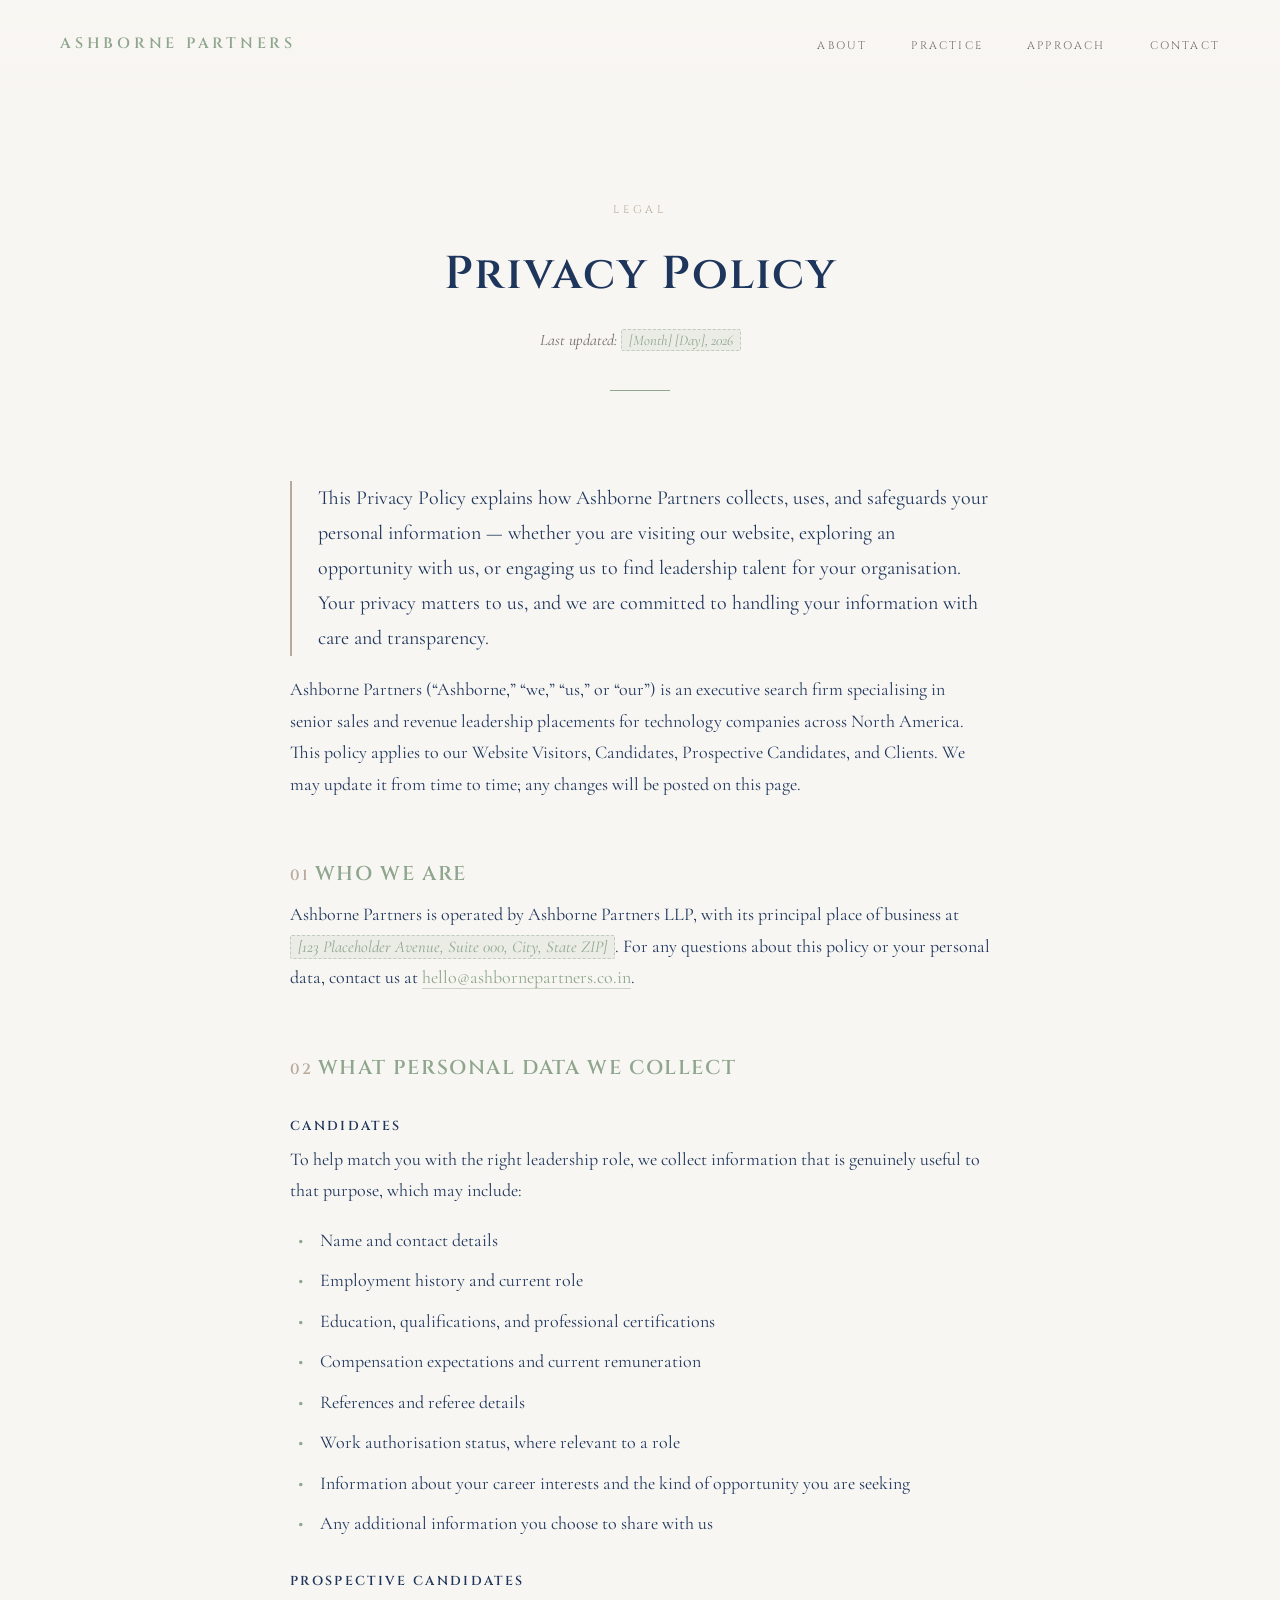
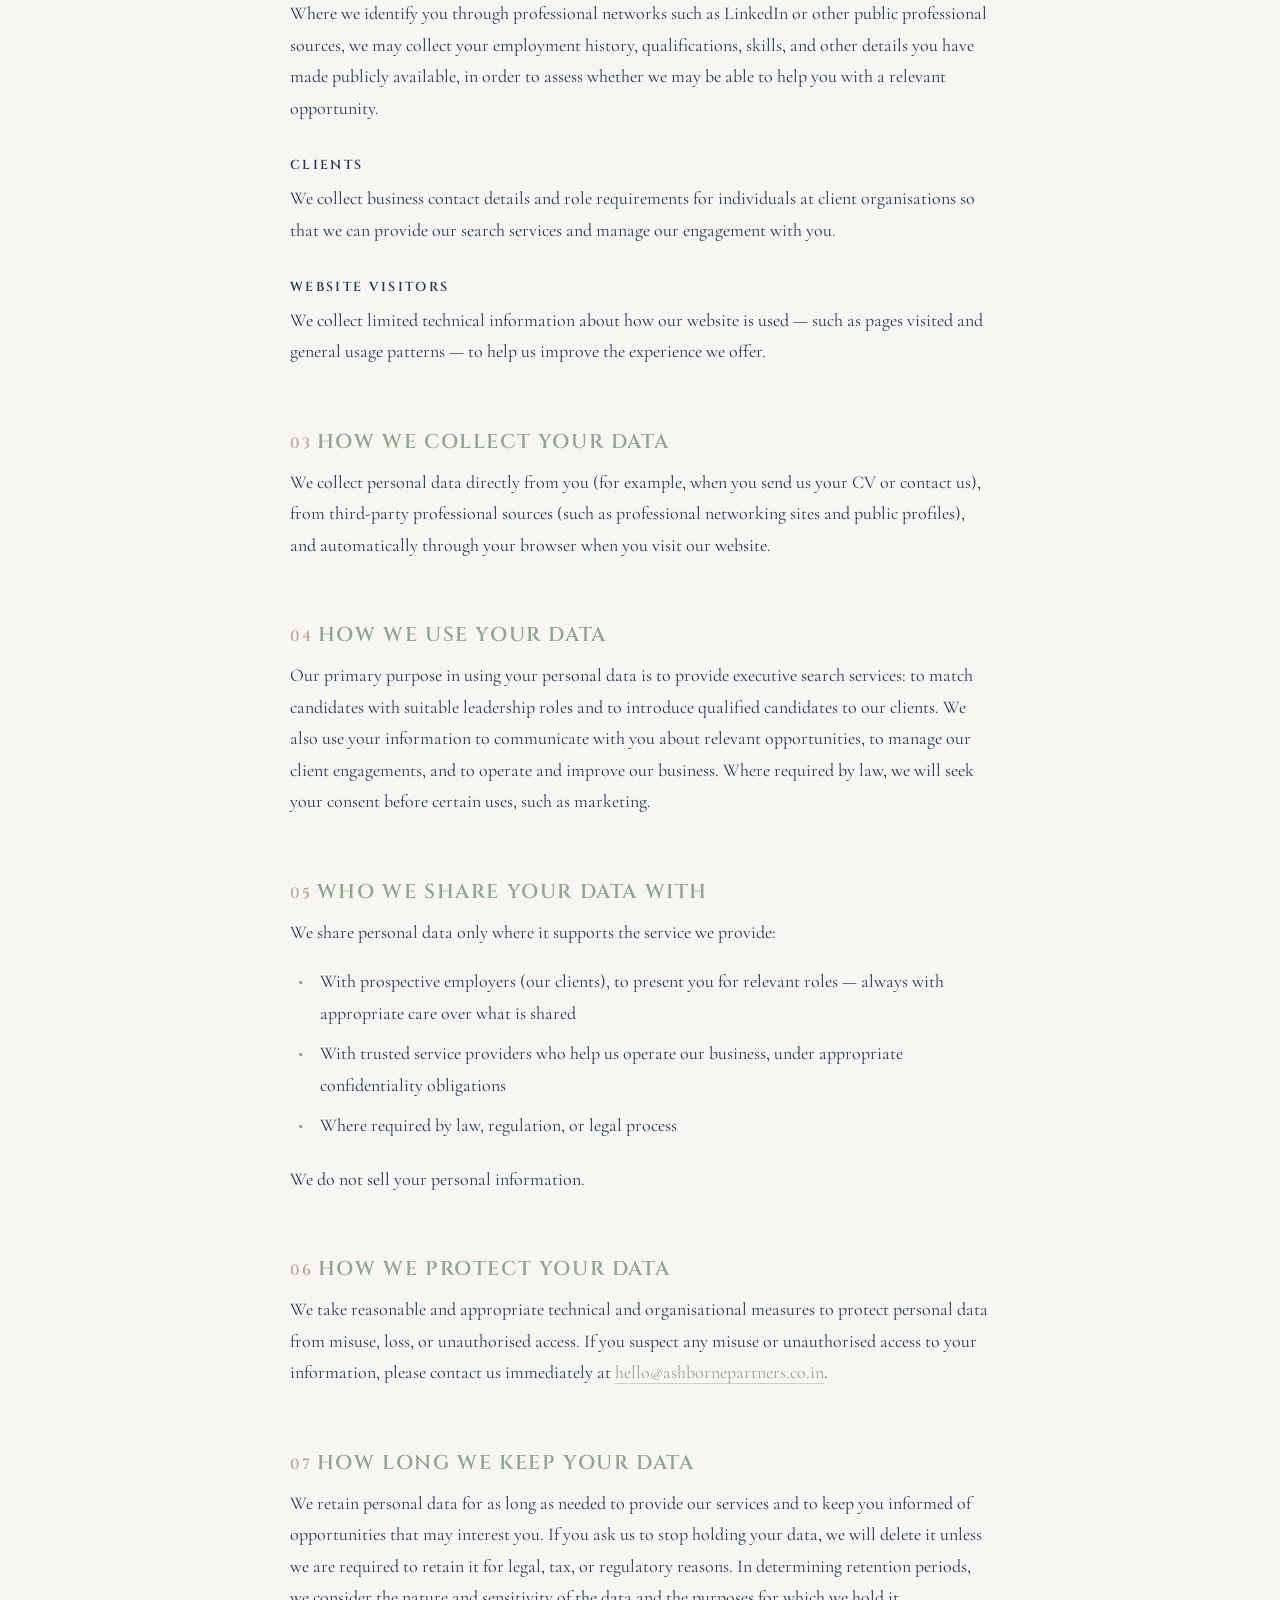
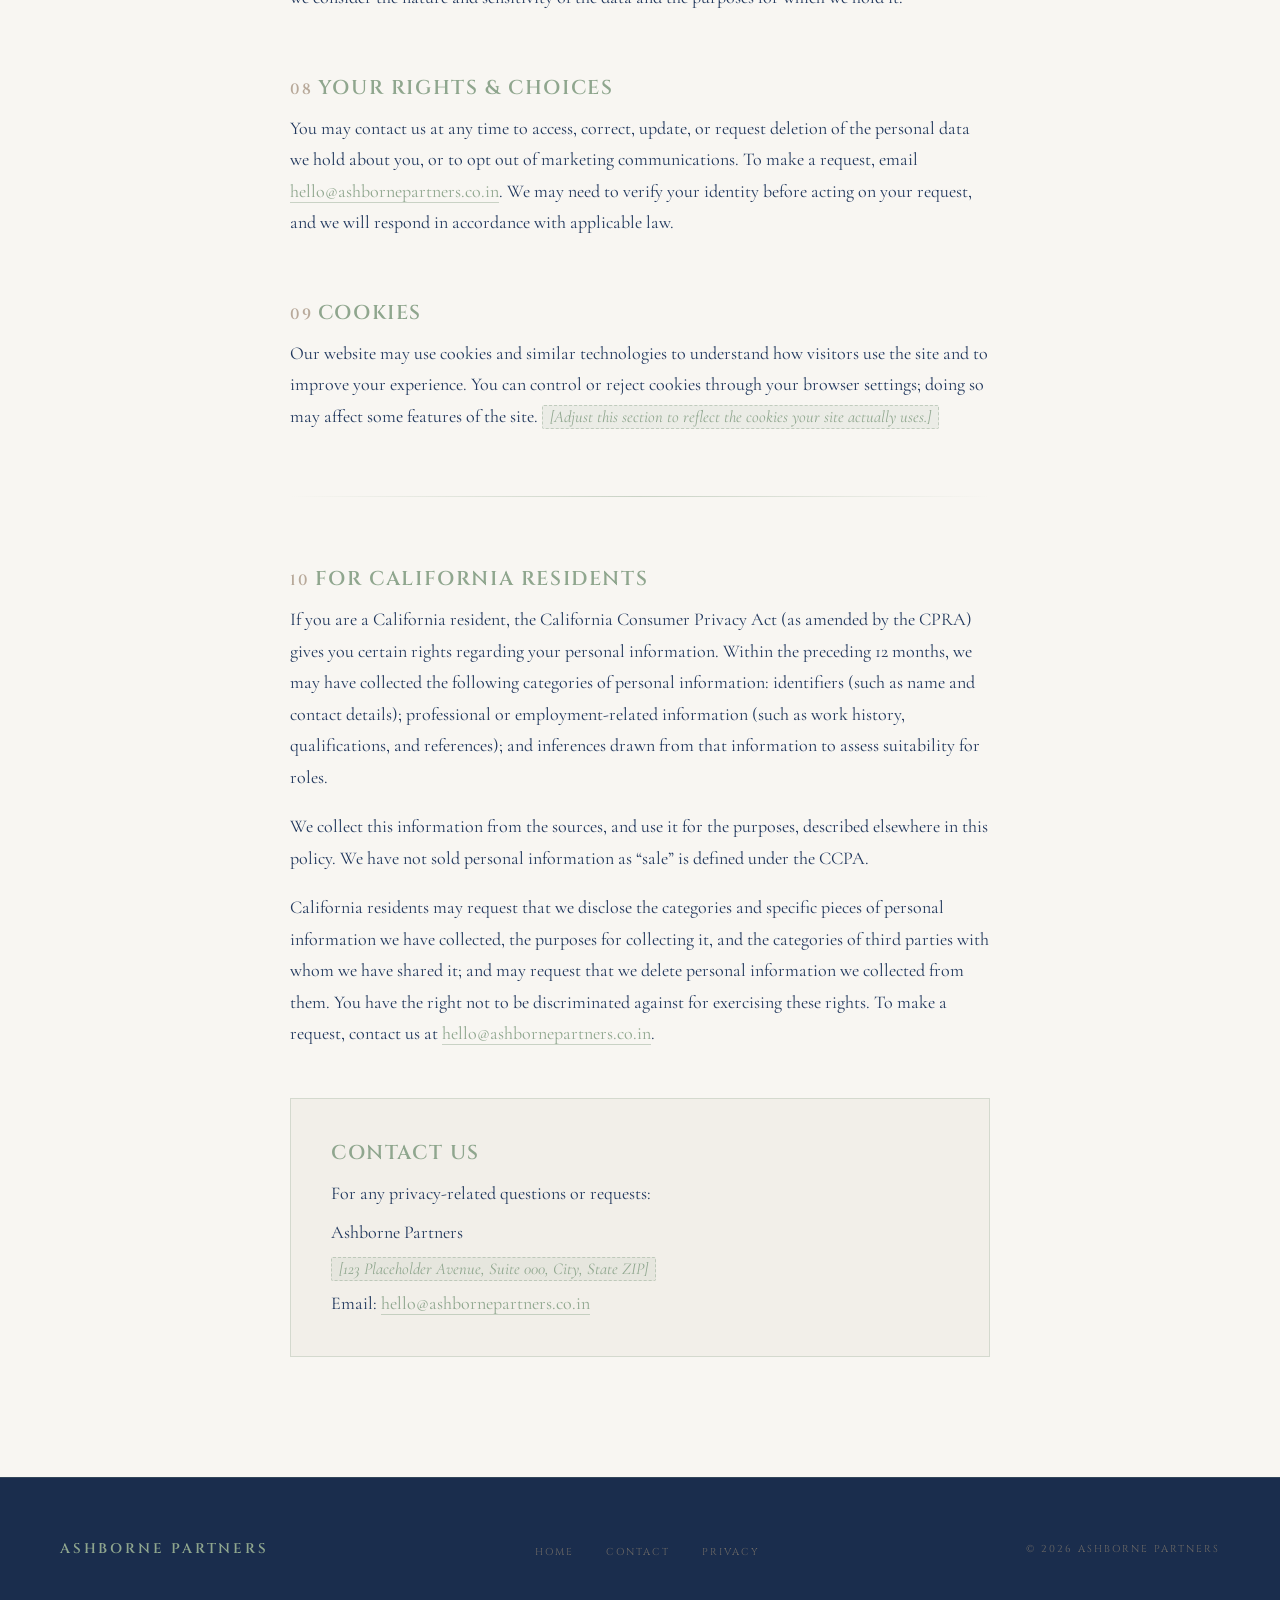
<file: privacy.html>
<!DOCTYPE html>
<html lang="en">
<head>
  <meta charset="UTF-8" />
  <meta name="viewport" content="width=device-width, initial-scale=1.0" />
  <title>Privacy Policy — Ashborne Partners</title>
  <meta name="description" content="How Ashborne Partners collects, uses, and protects the personal data of website visitors, candidates, and clients." />
  <link rel="preconnect" href="https://fonts.googleapis.com" />
  <link rel="preconnect" href="https://fonts.gstatic.com" crossorigin />
  <link href="https://fonts.googleapis.com/css2?family=Cinzel:wght@400;600;700&family=Cormorant+Garamond:ital,wght@0,300;0,400;0,500;1,300;1,400&display=swap" rel="stylesheet" />

  <style>
    *, *::before, *::after { box-sizing: border-box; margin: 0; padding: 0; }

    :root {
      --obsidian:   #F8F6F2;
      --charcoal:   #F2EFE9;
      --ember:      #EAE5DC;
      --gold:       #8FA68E;
      --gold-muted: #B8A99A;
      --parchment:  #1F365C;
      --ash:        #6E6A66;
      --white:      #1F365C;
    }

    html { scroll-behavior: smooth; overflow-x: hidden; }

    body {
      background: var(--obsidian);
      color: var(--parchment);
      font-family: 'Cormorant Garamond', Georgia, serif;
      font-size: 18px;
      line-height: 1.75;
      -webkit-font-smoothing: antialiased;
      overflow-x: hidden;
      width: 100%;
      max-width: 100%;
    }

    /* ── NAV ── */
    nav {
      position: fixed;
      top: 0; left: 0; right: 0;
      z-index: 100;
      display: flex;
      align-items: center;
      justify-content: space-between;
      padding: 28px 60px;
      background: linear-gradient(to bottom, rgba(248,246,242,0.96) 0%, rgba(248,246,242,0.85) 70%, transparent 100%);
    }

    .nav-logo {
      font-family: 'Cinzel', serif;
      font-size: 15px;
      font-weight: 600;
      letter-spacing: 0.25em;
      color: var(--gold);
      text-decoration: none;
      text-transform: uppercase;
    }

    .nav-links {
      display: flex;
      gap: 44px;
      list-style: none;
    }

    .nav-links a {
      font-family: 'Cinzel', serif;
      font-size: 11px;
      font-weight: 400;
      letter-spacing: 0.2em;
      color: var(--ash);
      text-decoration: none;
      text-transform: uppercase;
      transition: color 0.3s;
    }

    .nav-links a:hover { color: var(--parchment); }

    .nav-toggle {
      display: none;
      flex-direction: column;
      justify-content: center;
      gap: 5px;
      width: 32px; height: 32px;
      background: none; border: none; cursor: pointer; padding: 0; z-index: 110;
    }
    .nav-toggle span { display: block; width: 26px; height: 2px; background: var(--parchment); transition: transform 0.3s, opacity 0.3s; }
    .nav-toggle.open span:nth-child(1) { transform: translateY(7px) rotate(45deg); }
    .nav-toggle.open span:nth-child(2) { opacity: 0; }
    .nav-toggle.open span:nth-child(3) { transform: translateY(-7px) rotate(-45deg); }

    /* ── PAGE HEADER ── */
    .policy-header {
      padding: 200px 60px 70px;
      max-width: 920px;
      margin: 0 auto;
      text-align: center;
      position: relative;
    }

    .policy-header::after {
      content: '';
      display: block;
      width: 60px;
      height: 1px;
      background: var(--gold);
      margin: 36px auto 0;
    }

    .eyebrow {
      font-family: 'Cinzel', serif;
      font-size: 11px;
      letter-spacing: 0.35em;
      color: var(--gold-muted);
      text-transform: uppercase;
      margin-bottom: 28px;
    }

    .policy-header h1 {
      font-family: 'Cinzel', serif;
      font-size: 46px;
      font-weight: 600;
      letter-spacing: 0.04em;
      color: var(--white);
      line-height: 1.2;
    }

    .updated {
      font-style: italic;
      color: var(--ash);
      font-size: 16px;
      margin-top: 24px;
    }

    /* ── BODY ── */
    .policy-body {
      max-width: 820px;
      margin: 0 auto;
      padding: 20px 60px 120px;
    }

    .intro {
      font-size: 20px;
      color: var(--parchment);
      border-left: 2px solid var(--gold-muted);
      padding-left: 26px;
      margin-bottom: 56px;
    }

    .policy-body h2 {
      font-family: 'Cinzel', serif;
      font-size: 20px;
      font-weight: 600;
      letter-spacing: 0.08em;
      color: var(--gold);
      text-transform: uppercase;
      margin: 56px 0 8px;
    }

    .policy-body h2::before {
      counter-increment: section;
      content: counter(section, decimal-leading-zero) "  ";
      color: var(--gold-muted);
      font-size: 15px;
    }

    .policy-body { counter-reset: section; }

    .policy-body h3 {
      font-family: 'Cinzel', serif;
      font-size: 13px;
      font-weight: 600;
      letter-spacing: 0.18em;
      color: var(--parchment);
      text-transform: uppercase;
      margin: 30px 0 6px;
    }

    .policy-body p { margin-bottom: 18px; color: var(--parchment); }

    .policy-body ul {
      list-style: none;
      margin: 0 0 22px;
      padding-left: 4px;
    }

    .policy-body li {
      position: relative;
      padding-left: 26px;
      margin-bottom: 9px;
    }

    .policy-body li::before {
      content: '\2022';
      position: absolute;
      left: 4px;
      color: var(--gold);
    }

    a.inline { color: var(--gold); text-decoration: none; border-bottom: 1px solid rgba(143,166,142,0.45); }
    a.inline:hover { color: var(--white); }

    .placeholder {
      color: var(--gold);
      font-style: italic;
      background: rgba(143,166,142,0.12);
      padding: 1px 7px;
      border-radius: 2px;
      border: 1px dashed rgba(143,166,142,0.45);
      font-size: 0.92em;
    }

    .divider {
      width: 100%;
      height: 1px;
      background: linear-gradient(to right, transparent, rgba(143,166,142,0.45), transparent);
      margin: 64px 0;
    }

    .contact-block {
      background: var(--charcoal);
      border: 1px solid rgba(143,166,142,0.30);
      padding: 36px 40px;
      margin-top: 48px;
    }

    .contact-block h2 { margin-top: 0; }
    .contact-block h2::before { content: ''; counter-increment: none; }

    /* ── FOOTER ── */
    footer {
      background: #1A2D4D;
      padding: 56px 60px;
      display: flex;
      align-items: center;
      justify-content: space-between;
      border-top: 1px solid rgba(143,166,142,0.22);
      flex-wrap: wrap;
      gap: 20px;
    }

    .footer-logo {
      font-family: 'Cinzel', serif;
      font-size: 14px;
      font-weight: 600;
      letter-spacing: 0.2em;
      color: var(--gold);
    }

    .footer-copy {
      font-family: 'Cinzel', serif;
      font-size: 10px;
      letter-spacing: 0.2em;
      color: var(--ash);
    }

    .footer-links {
      display: flex;
      gap: 32px;
      list-style: none;
    }

    .footer-links a {
      font-family: 'Cinzel', serif;
      font-size: 10px;
      letter-spacing: 0.2em;
      color: var(--ash);
      text-decoration: none;
      text-transform: uppercase;
      transition: color 0.3s;
    }
    .footer-links a:hover { color: var(--gold); }

    @media (max-width: 1024px) {
      nav { padding: 24px 40px; }
      .policy-header { padding: 180px 40px 60px; }
      .policy-body { padding: 20px 40px 100px; }
    }
    @media (max-width: 860px) {
      nav { padding: 20px 28px; }
      .nav-toggle { display: flex; }
      .nav-links {
        position: fixed; top: 0; right: 0;
        height: 100vh; width: min(78vw, 320px);
        flex-direction: column; justify-content: center; gap: 34px;
        background: var(--obsidian);
        box-shadow: -8px 0 40px rgba(31,54,92,0.18);
        transform: translateX(100%);
        transition: transform 0.35s cubic-bezier(0.4,0,0.2,1), visibility 0.35s;
        visibility: hidden;
        padding: 0 44px; z-index: 105;
      }
      .nav-links.open { transform: translateX(0); visibility: visible; }
      .nav-links a { font-size: 14px; }
    }
    @media (max-width: 640px) {
      nav { padding: 18px 20px; }
      .policy-header { padding: 140px 20px 44px; }
      .policy-header h1 { font-size: 30px; }
      .policy-body { padding: 20px 20px 72px; }
      .intro { font-size: 18px; }
      .contact-block { padding: 28px 24px; }
      footer { flex-direction: column; text-align: center; }
    }
  </style>
</head>
<body>
  <nav>
    <a href="index.html" class="nav-logo">Ashborne Partners</a>
    <button class="nav-toggle" id="navToggle" aria-label="Open menu" aria-expanded="false"><span></span><span></span><span></span></button>
    <ul class="nav-links" id="navLinks">
      <li><a href="index.html#about">About</a></li>
      <li><a href="index.html#practice">Practice</a></li>
      <li><a href="index.html#approach">Approach</a></li>
      <li><a href="index.html#contact">Contact</a></li>
    </ul>
  </nav>

  <header class="policy-header">
    <div class="eyebrow">Legal</div>
    <h1>Privacy Policy</h1>
    <p class="updated">Last updated: <span class="placeholder">[Month] [Day], 2026</span></p>
  </header>

  <main class="policy-body">
    <p class="intro">This Privacy Policy explains how Ashborne Partners collects, uses, and safeguards your personal information — whether you are visiting our website, exploring an opportunity with us, or engaging us to find leadership talent for your organisation. Your privacy matters to us, and we are committed to handling your information with care and transparency.</p>

    <p>Ashborne Partners (&ldquo;Ashborne,&rdquo; &ldquo;we,&rdquo; &ldquo;us,&rdquo; or &ldquo;our&rdquo;) is an executive search firm specialising in senior sales and revenue leadership placements for technology companies across North America. This policy applies to our Website Visitors, Candidates, Prospective Candidates, and Clients. We may update it from time to time; any changes will be posted on this page.</p>

    <h2>Who We Are</h2>
    <p>Ashborne Partners is operated by Ashborne Partners LLP, with its principal place of business at <span class="placeholder">[123 Placeholder Avenue, Suite 000, City, State ZIP]</span>. For any questions about this policy or your personal data, contact us at <a class="inline" href="mailto:hello@ashbornepartners.co.in">hello@ashbornepartners.co.in</a>.</p>

    <h2>What Personal Data We Collect</h2>
    <h3>Candidates</h3>
    <p>To help match you with the right leadership role, we collect information that is genuinely useful to that purpose, which may include:</p>
    <ul>
      <li>Name and contact details</li>
      <li>Employment history and current role</li>
      <li>Education, qualifications, and professional certifications</li>
      <li>Compensation expectations and current remuneration</li>
      <li>References and referee details</li>
      <li>Work authorisation status, where relevant to a role</li>
      <li>Information about your career interests and the kind of opportunity you are seeking</li>
      <li>Any additional information you choose to share with us</li>
    </ul>

    <h3>Prospective Candidates</h3>
    <p>Where we identify you through professional networks such as LinkedIn or other public professional sources, we may collect your employment history, qualifications, skills, and other details you have made publicly available, in order to assess whether we may be able to help you with a relevant opportunity.</p>

    <h3>Clients</h3>
    <p>We collect business contact details and role requirements for individuals at client organisations so that we can provide our search services and manage our engagement with you.</p>

    <h3>Website Visitors</h3>
    <p>We collect limited technical information about how our website is used — such as pages visited and general usage patterns — to help us improve the experience we offer.</p>

    <h2>How We Collect Your Data</h2>
    <p>We collect personal data directly from you (for example, when you send us your CV or contact us), from third-party professional sources (such as professional networking sites and public profiles), and automatically through your browser when you visit our website.</p>

    <h2>How We Use Your Data</h2>
    <p>Our primary purpose in using your personal data is to provide executive search services: to match candidates with suitable leadership roles and to introduce qualified candidates to our clients. We also use your information to communicate with you about relevant opportunities, to manage our client engagements, and to operate and improve our business. Where required by law, we will seek your consent before certain uses, such as marketing.</p>

    <h2>Who We Share Your Data With</h2>
    <p>We share personal data only where it supports the service we provide:</p>
    <ul>
      <li>With prospective employers (our clients), to present you for relevant roles — always with appropriate care over what is shared</li>
      <li>With trusted service providers who help us operate our business, under appropriate confidentiality obligations</li>
      <li>Where required by law, regulation, or legal process</li>
    </ul>
    <p>We do not sell your personal information.</p>

    <h2>How We Protect Your Data</h2>
    <p>We take reasonable and appropriate technical and organisational measures to protect personal data from misuse, loss, or unauthorised access. If you suspect any misuse or unauthorised access to your information, please contact us immediately at <a class="inline" href="mailto:hello@ashbornepartners.co.in">hello@ashbornepartners.co.in</a>.</p>

    <h2>How Long We Keep Your Data</h2>
    <p>We retain personal data for as long as needed to provide our services and to keep you informed of opportunities that may interest you. If you ask us to stop holding your data, we will delete it unless we are required to retain it for legal, tax, or regulatory reasons. In determining retention periods, we consider the nature and sensitivity of the data and the purposes for which we hold it.</p>

    <h2>Your Rights & Choices</h2>
    <p>You may contact us at any time to access, correct, update, or request deletion of the personal data we hold about you, or to opt out of marketing communications. To make a request, email <a class="inline" href="mailto:hello@ashbornepartners.co.in">hello@ashbornepartners.co.in</a>. We may need to verify your identity before acting on your request, and we will respond in accordance with applicable law.</p>

    <h2>Cookies</h2>
    <p>Our website may use cookies and similar technologies to understand how visitors use the site and to improve your experience. You can control or reject cookies through your browser settings; doing so may affect some features of the site. <span class="placeholder">[Adjust this section to reflect the cookies your site actually uses.]</span></p>

    <div class="divider"></div>

    <h2>For California Residents</h2>
    <p>If you are a California resident, the California Consumer Privacy Act (as amended by the CPRA) gives you certain rights regarding your personal information. Within the preceding 12 months, we may have collected the following categories of personal information: identifiers (such as name and contact details); professional or employment-related information (such as work history, qualifications, and references); and inferences drawn from that information to assess suitability for roles.</p>
    <p>We collect this information from the sources, and use it for the purposes, described elsewhere in this policy. We have not sold personal information as &ldquo;sale&rdquo; is defined under the CCPA.</p>
    <p>California residents may request that we disclose the categories and specific pieces of personal information we have collected, the purposes for collecting it, and the categories of third parties with whom we have shared it; and may request that we delete personal information we collected from them. You have the right not to be discriminated against for exercising these rights. To make a request, contact us at <a class="inline" href="mailto:hello@ashbornepartners.co.in">hello@ashbornepartners.co.in</a>.</p>

    <div class="contact-block">
      <h2>Contact Us</h2>
      <p style="margin-bottom:8px;">For any privacy-related questions or requests:</p>
      <p style="margin-bottom:4px;">Ashborne Partners</p>
      <p style="margin-bottom:4px;"><span class="placeholder">[123 Placeholder Avenue, Suite 000, City, State ZIP]</span></p>
      <p style="margin-bottom:0;">Email: <a class="inline" href="mailto:hello@ashbornepartners.co.in">hello@ashbornepartners.co.in</a></p>
    </div>
  </main>

  <footer>
    <span class="footer-logo">ASHBORNE PARTNERS</span>
    <ul class="footer-links">
      <li><a href="index.html">Home</a></li>
      <li><a href="index.html#contact">Contact</a></li>
      <li><a href="privacy.html">Privacy</a></li>
    </ul>
    <span class="footer-copy">&copy; 2026 ASHBORNE PARTNERS</span>
  </footer>
  <script>
    (function () {
      var t = document.getElementById('navToggle'), l = document.getElementById('navLinks');
      if (!t || !l) return;
      function close() { l.classList.remove('open'); t.classList.remove('open'); t.setAttribute('aria-expanded','false'); }
      t.addEventListener('click', function () {
        var o = l.classList.toggle('open'); t.classList.toggle('open', o); t.setAttribute('aria-expanded', o ? 'true' : 'false');
      });
      l.querySelectorAll('a').forEach(function (a) { a.addEventListener('click', close); });
    })();
  </script>
</body>
</html>
</file>
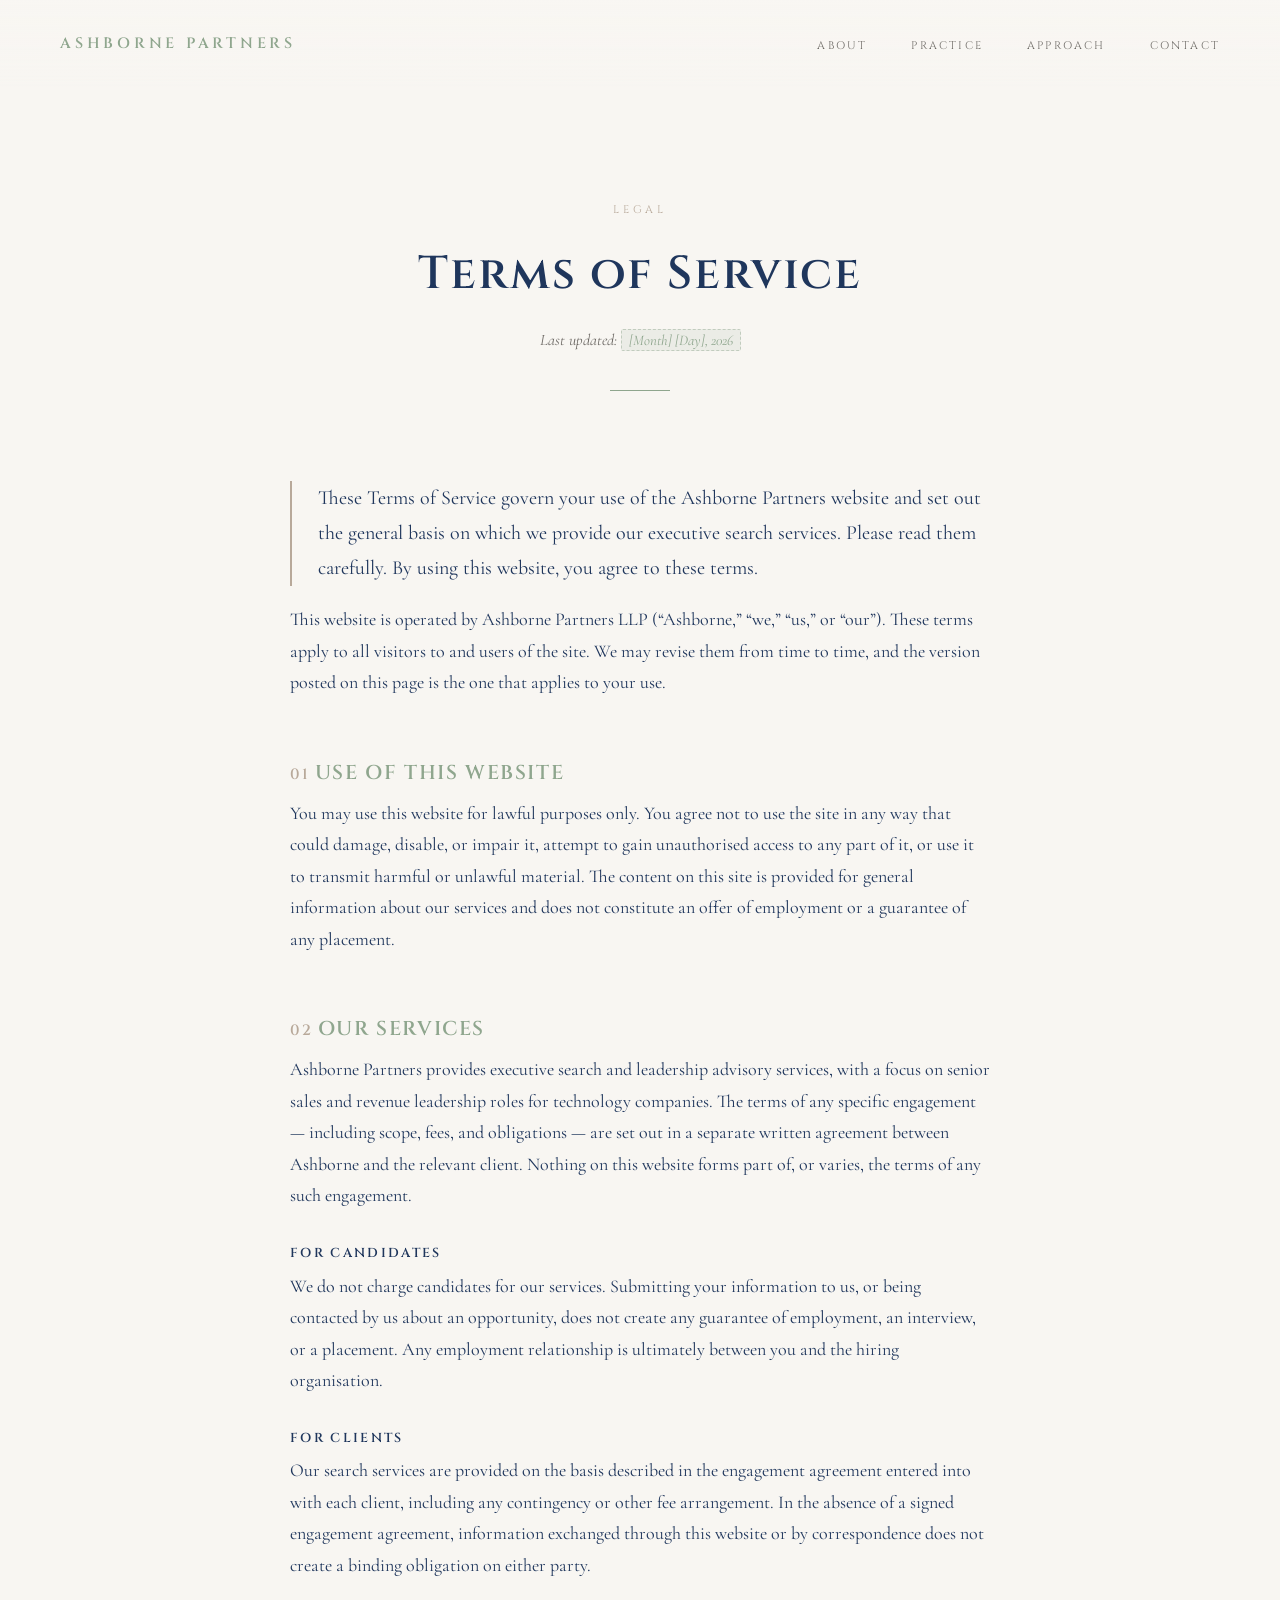
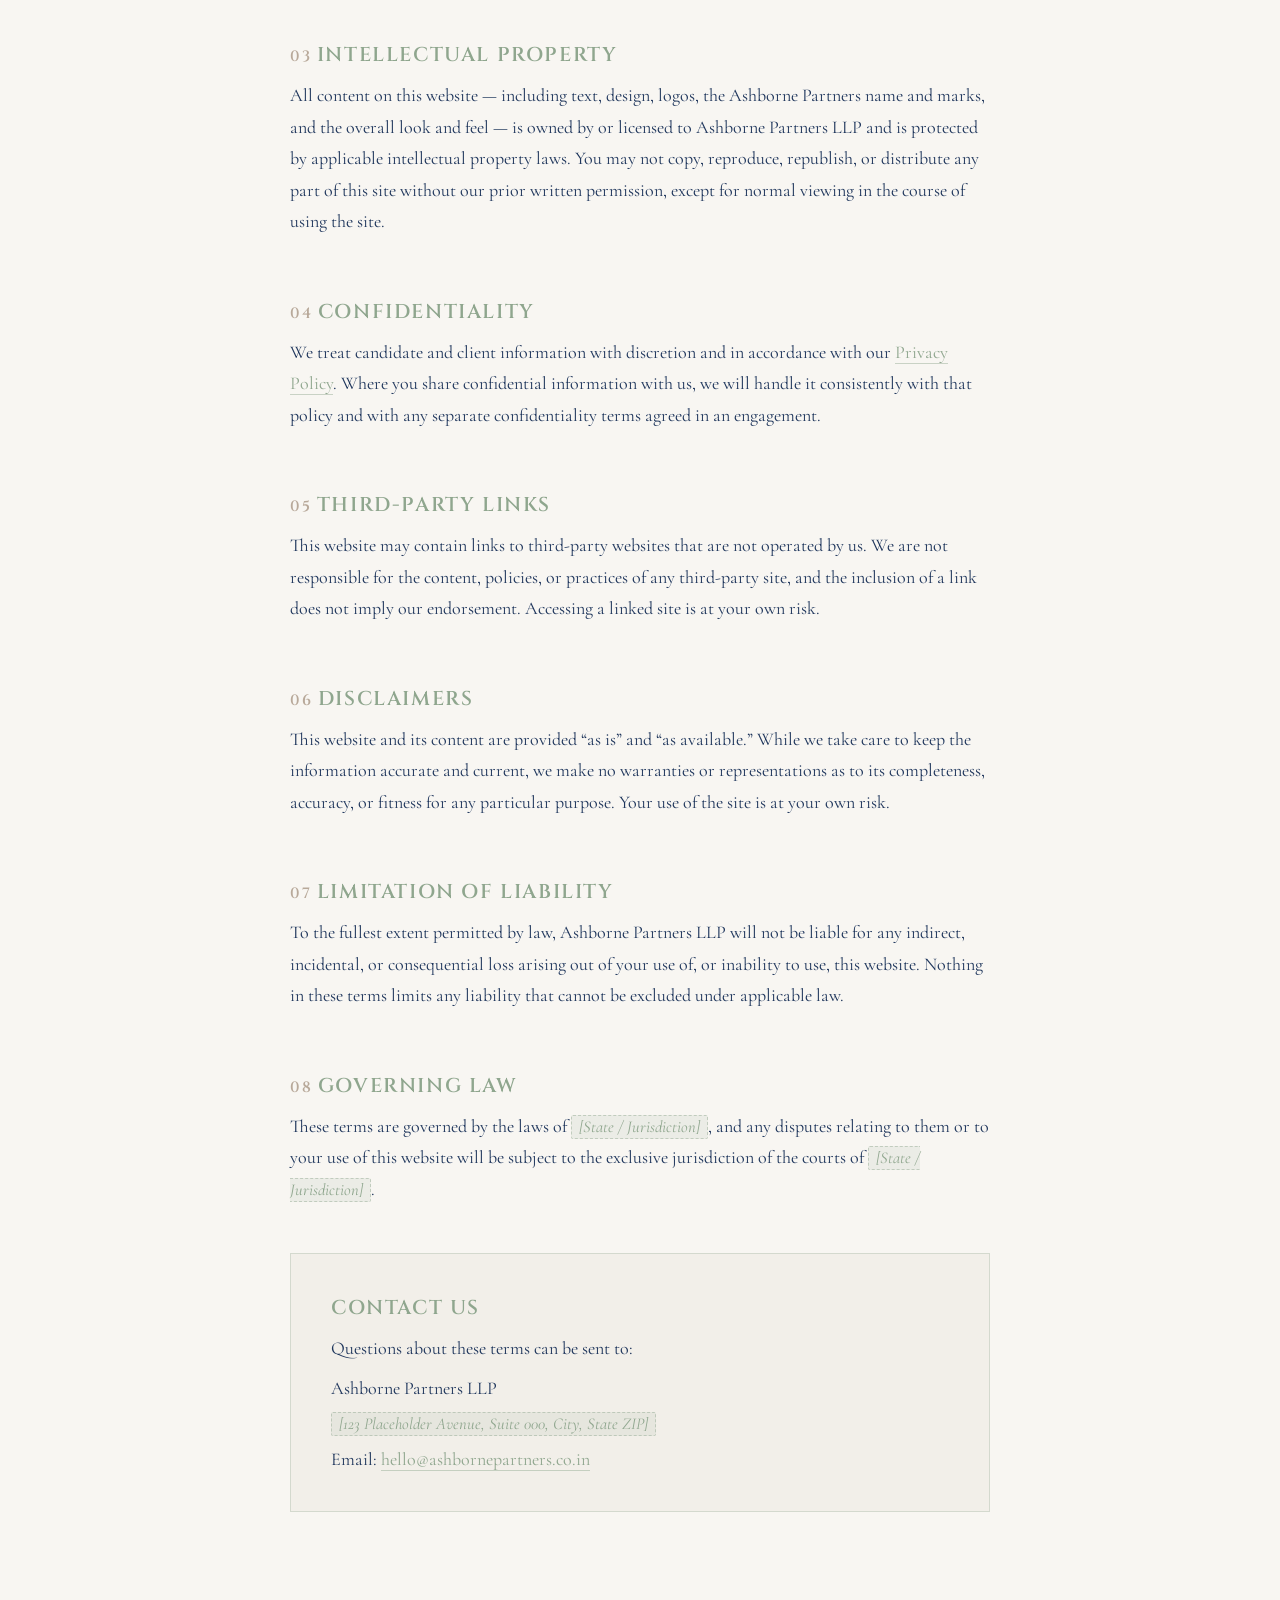
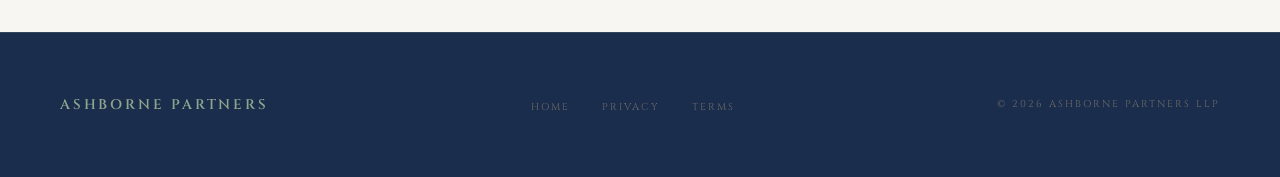
<file: terms.html>
<!DOCTYPE html>
<html lang="en">
<head>
  <meta charset="UTF-8" />
  <meta name="viewport" content="width=device-width, initial-scale=1.0" />
  <title>Terms of Service — Ashborne Partners</title>
  <meta name="description" content="The terms governing use of the Ashborne Partners website and the basis on which we provide our executive search services." />
  <link rel="preconnect" href="https://fonts.googleapis.com" />
  <link rel="preconnect" href="https://fonts.gstatic.com" crossorigin />
  <link href="https://fonts.googleapis.com/css2?family=Cinzel:wght@400;600;700&family=Cormorant+Garamond:ital,wght@0,300;0,400;0,500;1,300;1,400&display=swap" rel="stylesheet" />

  <style>
    *, *::before, *::after { box-sizing: border-box; margin: 0; padding: 0; }

    :root {
      --obsidian:   #F8F6F2;
      --charcoal:   #F2EFE9;
      --ember:      #EAE5DC;
      --gold:       #8FA68E;
      --gold-muted: #B8A99A;
      --parchment:  #1F365C;
      --ash:        #6E6A66;
      --white:      #1F365C;
    }

    html { scroll-behavior: smooth; overflow-x: hidden; }

    body {
      background: var(--obsidian);
      color: var(--parchment);
      font-family: 'Cormorant Garamond', Georgia, serif;
      font-size: 18px;
      line-height: 1.75;
      -webkit-font-smoothing: antialiased;
      overflow-x: hidden;
      width: 100%;
      max-width: 100%;
    }

    nav {
      position: fixed;
      top: 0; left: 0; right: 0;
      z-index: 100;
      display: flex;
      align-items: center;
      justify-content: space-between;
      padding: 28px 60px;
      background: linear-gradient(to bottom, rgba(248,246,242,0.96) 0%, rgba(248,246,242,0.85) 70%, transparent 100%);
    }

    .nav-logo {
      font-family: 'Cinzel', serif;
      font-size: 15px;
      font-weight: 600;
      letter-spacing: 0.25em;
      color: var(--gold);
      text-decoration: none;
      text-transform: uppercase;
    }

    .nav-links { display: flex; gap: 44px; list-style: none; }

    .nav-links a {
      font-family: 'Cinzel', serif;
      font-size: 11px;
      font-weight: 400;
      letter-spacing: 0.2em;
      color: var(--ash);
      text-decoration: none;
      text-transform: uppercase;
      transition: color 0.3s;
    }
    .nav-links a:hover { color: var(--parchment); }

    .nav-toggle {
      display: none;
      flex-direction: column;
      justify-content: center;
      gap: 5px;
      width: 32px; height: 32px;
      background: none; border: none; cursor: pointer; padding: 0; z-index: 110;
    }
    .nav-toggle span { display: block; width: 26px; height: 2px; background: var(--parchment); transition: transform 0.3s, opacity 0.3s; }
    .nav-toggle.open span:nth-child(1) { transform: translateY(7px) rotate(45deg); }
    .nav-toggle.open span:nth-child(2) { opacity: 0; }
    .nav-toggle.open span:nth-child(3) { transform: translateY(-7px) rotate(-45deg); }

    .policy-header {
      padding: 200px 60px 70px;
      max-width: 920px;
      margin: 0 auto;
      text-align: center;
      position: relative;
    }
    .policy-header::after {
      content: '';
      display: block;
      width: 60px;
      height: 1px;
      background: var(--gold);
      margin: 36px auto 0;
    }
    .eyebrow {
      font-family: 'Cinzel', serif;
      font-size: 11px;
      letter-spacing: 0.35em;
      color: var(--gold-muted);
      text-transform: uppercase;
      margin-bottom: 28px;
    }
    .policy-header h1 {
      font-family: 'Cinzel', serif;
      font-size: 46px;
      font-weight: 600;
      letter-spacing: 0.04em;
      color: var(--white);
      line-height: 1.2;
    }
    .updated { font-style: italic; color: var(--ash); font-size: 16px; margin-top: 24px; }

    .policy-body {
      max-width: 820px;
      margin: 0 auto;
      padding: 20px 60px 120px;
      counter-reset: section;
    }

    .intro {
      font-size: 20px;
      color: var(--parchment);
      border-left: 2px solid var(--gold-muted);
      padding-left: 26px;
      margin-bottom: 56px;
    }

    .policy-body h2 {
      font-family: 'Cinzel', serif;
      font-size: 20px;
      font-weight: 600;
      letter-spacing: 0.08em;
      color: var(--gold);
      text-transform: uppercase;
      margin: 56px 0 8px;
    }
    .policy-body h2::before {
      counter-increment: section;
      content: counter(section, decimal-leading-zero) "  ";
      color: var(--gold-muted);
      font-size: 15px;
    }

    .policy-body h3 {
      font-family: 'Cinzel', serif;
      font-size: 13px;
      font-weight: 600;
      letter-spacing: 0.18em;
      color: var(--parchment);
      text-transform: uppercase;
      margin: 30px 0 6px;
    }

    .policy-body p { margin-bottom: 18px; color: var(--parchment); }

    .policy-body ul { list-style: none; margin: 0 0 22px; padding-left: 4px; }
    .policy-body li { position: relative; padding-left: 26px; margin-bottom: 9px; }
    .policy-body li::before { content: '\2022'; position: absolute; left: 4px; color: var(--gold); }

    a.inline { color: var(--gold); text-decoration: none; border-bottom: 1px solid rgba(143,166,142,0.45); }
    a.inline:hover { color: var(--white); }

    .placeholder {
      color: var(--gold);
      font-style: italic;
      background: rgba(143,166,142,0.12);
      padding: 1px 7px;
      border-radius: 2px;
      border: 1px dashed rgba(143,166,142,0.45);
      font-size: 0.92em;
    }

    .divider {
      width: 100%;
      height: 1px;
      background: linear-gradient(to right, transparent, rgba(143,166,142,0.45), transparent);
      margin: 64px 0;
    }

    .contact-block {
      background: var(--charcoal);
      border: 1px solid rgba(143,166,142,0.30);
      padding: 36px 40px;
      margin-top: 48px;
    }
    .contact-block h2 { margin-top: 0; }
    .contact-block h2::before { content: ''; counter-increment: none; }

    footer {
      background: #1A2D4D;
      padding: 56px 60px;
      display: flex;
      align-items: center;
      justify-content: space-between;
      border-top: 1px solid rgba(143,166,142,0.22);
      flex-wrap: wrap;
      gap: 20px;
    }
    .footer-logo {
      font-family: 'Cinzel', serif;
      font-size: 14px;
      font-weight: 600;
      letter-spacing: 0.2em;
      color: var(--gold);
    }
    .footer-copy {
      font-family: 'Cinzel', serif;
      font-size: 10px;
      letter-spacing: 0.2em;
      color: var(--ash);
    }
    .footer-links { display: flex; gap: 32px; list-style: none; }
    .footer-links a {
      font-family: 'Cinzel', serif;
      font-size: 10px;
      letter-spacing: 0.2em;
      color: var(--ash);
      text-decoration: none;
      text-transform: uppercase;
      transition: color 0.3s;
    }
    .footer-links a:hover { color: var(--gold); }

    @media (max-width: 1024px) {
      nav { padding: 24px 40px; }
      .policy-header { padding: 180px 40px 60px; }
      .policy-body { padding: 20px 40px 100px; }
    }
    @media (max-width: 860px) {
      nav { padding: 20px 28px; }
      .nav-toggle { display: flex; }
      .nav-links {
        position: fixed; top: 0; right: 0;
        height: 100vh; width: min(78vw, 320px);
        flex-direction: column; justify-content: center; gap: 34px;
        background: var(--obsidian);
        box-shadow: -8px 0 40px rgba(31,54,92,0.18);
        transform: translateX(100%);
        transition: transform 0.35s cubic-bezier(0.4,0,0.2,1), visibility 0.35s;
        visibility: hidden;
        padding: 0 44px; z-index: 105;
      }
      .nav-links.open { transform: translateX(0); visibility: visible; }
      .nav-links a { font-size: 14px; }
    }
    @media (max-width: 640px) {
      nav { padding: 18px 20px; }
      .policy-header { padding: 140px 20px 44px; }
      .policy-header h1 { font-size: 30px; }
      .policy-body { padding: 20px 20px 72px; }
      .intro { font-size: 18px; }
      .contact-block { padding: 28px 24px; }
      footer { flex-direction: column; text-align: center; }
    }
  </style>
</head>
<body>
  <nav>
    <a href="index.html" class="nav-logo">Ashborne Partners</a>
    <button class="nav-toggle" id="navToggle" aria-label="Open menu" aria-expanded="false"><span></span><span></span><span></span></button>
    <ul class="nav-links" id="navLinks">
      <li><a href="index.html#about">About</a></li>
      <li><a href="index.html#practice">Practice</a></li>
      <li><a href="index.html#approach">Approach</a></li>
      <li><a href="index.html#contact">Contact</a></li>
    </ul>
  </nav>

  <header class="policy-header">
    <div class="eyebrow">Legal</div>
    <h1>Terms of Service</h1>
    <p class="updated">Last updated: <span class="placeholder">[Month] [Day], 2026</span></p>
  </header>

  <main class="policy-body">
    <p class="intro">These Terms of Service govern your use of the Ashborne Partners website and set out the general basis on which we provide our executive search services. Please read them carefully. By using this website, you agree to these terms.</p>

    <p>This website is operated by Ashborne Partners LLP (&ldquo;Ashborne,&rdquo; &ldquo;we,&rdquo; &ldquo;us,&rdquo; or &ldquo;our&rdquo;). These terms apply to all visitors to and users of the site. We may revise them from time to time, and the version posted on this page is the one that applies to your use.</p>

    <h2>Use of This Website</h2>
    <p>You may use this website for lawful purposes only. You agree not to use the site in any way that could damage, disable, or impair it, attempt to gain unauthorised access to any part of it, or use it to transmit harmful or unlawful material. The content on this site is provided for general information about our services and does not constitute an offer of employment or a guarantee of any placement.</p>

    <h2>Our Services</h2>
    <p>Ashborne Partners provides executive search and leadership advisory services, with a focus on senior sales and revenue leadership roles for technology companies. The terms of any specific engagement — including scope, fees, and obligations — are set out in a separate written agreement between Ashborne and the relevant client. Nothing on this website forms part of, or varies, the terms of any such engagement.</p>

    <h3>For Candidates</h3>
    <p>We do not charge candidates for our services. Submitting your information to us, or being contacted by us about an opportunity, does not create any guarantee of employment, an interview, or a placement. Any employment relationship is ultimately between you and the hiring organisation.</p>

    <h3>For Clients</h3>
    <p>Our search services are provided on the basis described in the engagement agreement entered into with each client, including any contingency or other fee arrangement. In the absence of a signed engagement agreement, information exchanged through this website or by correspondence does not create a binding obligation on either party.</p>

    <h2>Intellectual Property</h2>
    <p>All content on this website — including text, design, logos, the Ashborne Partners name and marks, and the overall look and feel — is owned by or licensed to Ashborne Partners LLP and is protected by applicable intellectual property laws. You may not copy, reproduce, republish, or distribute any part of this site without our prior written permission, except for normal viewing in the course of using the site.</p>

    <h2>Confidentiality</h2>
    <p>We treat candidate and client information with discretion and in accordance with our <a class="inline" href="privacy.html">Privacy Policy</a>. Where you share confidential information with us, we will handle it consistently with that policy and with any separate confidentiality terms agreed in an engagement.</p>

    <h2>Third-Party Links</h2>
    <p>This website may contain links to third-party websites that are not operated by us. We are not responsible for the content, policies, or practices of any third-party site, and the inclusion of a link does not imply our endorsement. Accessing a linked site is at your own risk.</p>

    <h2>Disclaimers</h2>
    <p>This website and its content are provided &ldquo;as is&rdquo; and &ldquo;as available.&rdquo; While we take care to keep the information accurate and current, we make no warranties or representations as to its completeness, accuracy, or fitness for any particular purpose. Your use of the site is at your own risk.</p>

    <h2>Limitation of Liability</h2>
    <p>To the fullest extent permitted by law, Ashborne Partners LLP will not be liable for any indirect, incidental, or consequential loss arising out of your use of, or inability to use, this website. Nothing in these terms limits any liability that cannot be excluded under applicable law.</p>

    <h2>Governing Law</h2>
    <p>These terms are governed by the laws of <span class="placeholder">[State / Jurisdiction]</span>, and any disputes relating to them or to your use of this website will be subject to the exclusive jurisdiction of the courts of <span class="placeholder">[State / Jurisdiction]</span>.</p>

    <div class="contact-block">
      <h2>Contact Us</h2>
      <p style="margin-bottom:8px;">Questions about these terms can be sent to:</p>
      <p style="margin-bottom:4px;">Ashborne Partners LLP</p>
      <p style="margin-bottom:4px;"><span class="placeholder">[123 Placeholder Avenue, Suite 000, City, State ZIP]</span></p>
      <p style="margin-bottom:0;">Email: <a class="inline" href="mailto:hello@ashbornepartners.co.in">hello@ashbornepartners.co.in</a></p>
    </div>
  </main>

  <footer>
    <span class="footer-logo">ASHBORNE PARTNERS</span>
    <ul class="footer-links">
      <li><a href="index.html">Home</a></li>
      <li><a href="privacy.html">Privacy</a></li>
      <li><a href="terms.html">Terms</a></li>
    </ul>
    <span class="footer-copy">&copy; 2026 ASHBORNE PARTNERS LLP</span>
  </footer>
  <script>
    (function () {
      var t = document.getElementById('navToggle'), l = document.getElementById('navLinks');
      if (!t || !l) return;
      function close() { l.classList.remove('open'); t.classList.remove('open'); t.setAttribute('aria-expanded','false'); }
      t.addEventListener('click', function () {
        var o = l.classList.toggle('open'); t.classList.toggle('open', o); t.setAttribute('aria-expanded', o ? 'true' : 'false');
      });
      l.querySelectorAll('a').forEach(function (a) { a.addEventListener('click', close); });
    })();
  </script>
</body>
</html>
</file>
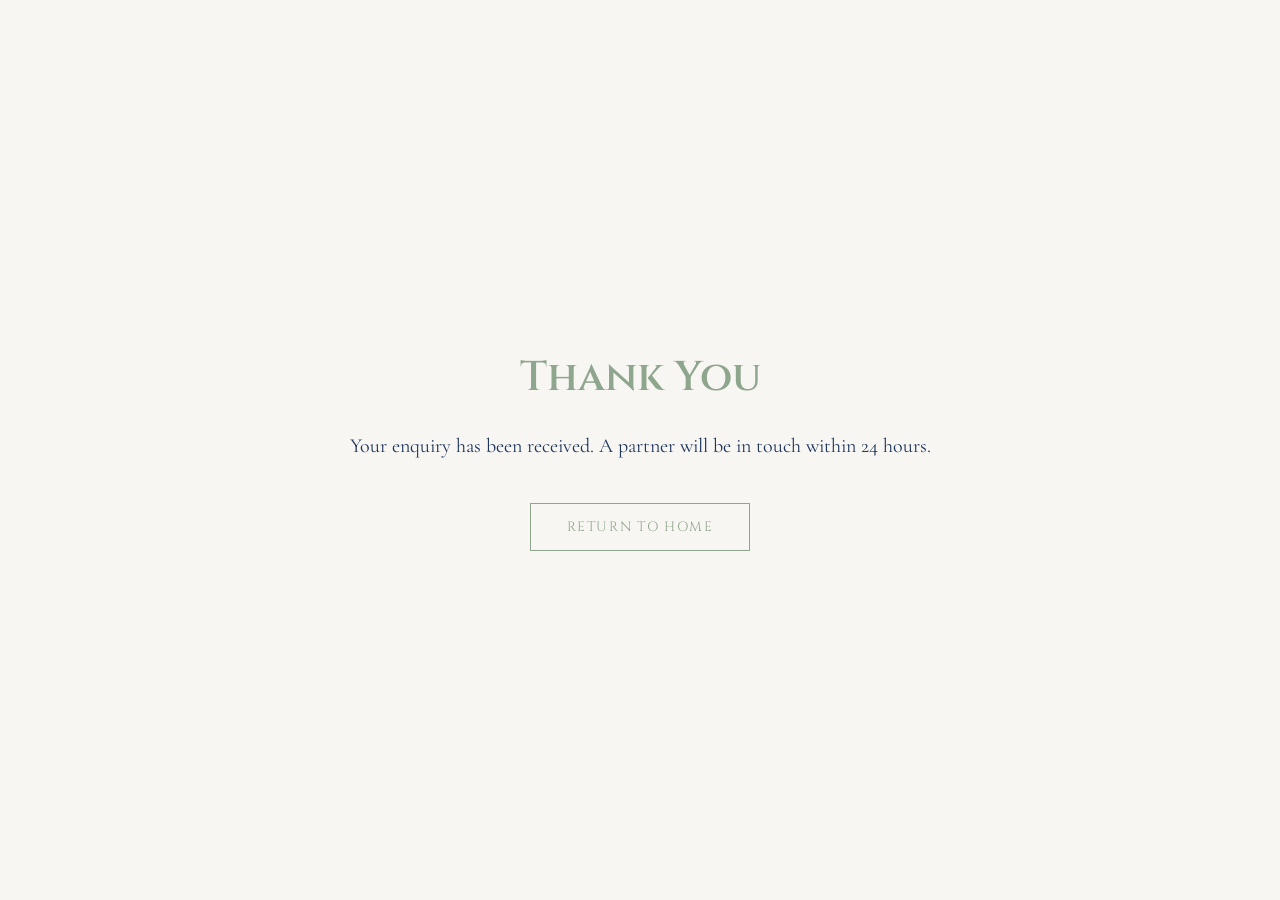
<file: thank-you.html>
<!DOCTYPE html>
<html lang="en">
<head>
  <meta charset="UTF-8" />
  <meta name="viewport" content="width=device-width, initial-scale=1.0" />
  <title>Thank You — Ashborne Partners</title>
  <link rel="preconnect" href="https://fonts.googleapis.com" />
  <link rel="preconnect" href="https://fonts.gstatic.com" crossorigin />
  <link href="https://fonts.googleapis.com/css2?family=Cinzel:wght@400;600;700&family=Cormorant+Garamond:ital,wght@0,300;0,400;0,500;1,300;1,400&display=swap" rel="stylesheet" />
  <style>
    :root {
      --obsidian:   #F8F6F2;
      --gold:       #8FA68E;
      --parchment:  #1F365C;
      --ash:        #6E6A66;
    }
    * { margin: 0; padding: 0; box-sizing: border-box; }
    body {
      background: var(--obsidian);
      color: var(--parchment);
      font-family: 'Cormorant Garamond', Georgia, serif;
      min-height: 100vh;
      display: flex;
      align-items: center;
      justify-content: center;
      text-align: center;
      padding: 2rem;
    }
    .wrap { max-width: 600px; }
    h1 {
      font-family: 'Cinzel', serif;
      font-size: 2.6rem;
      color: var(--gold);
      margin-bottom: 1.5rem;
      font-weight: 600;
    }
    p {
      font-size: 1.25rem;
      line-height: 1.7;
      color: var(--parchment);
      margin-bottom: 2.5rem;
    }
    a {
      font-family: 'Cinzel', serif;
      text-transform: uppercase;
      letter-spacing: 0.12em;
      font-size: 0.85rem;
      color: var(--gold);
      text-decoration: none;
      border: 1px solid var(--gold);
      padding: 0.9rem 2.2rem;
      transition: all 0.25s ease;
      display: inline-block;
    }
    a:hover { background: var(--gold); color: var(--obsidian); }
  </style>
</head>
<body>
  <div class="wrap">
    <h1>Thank You</h1>
    <p>Your enquiry has been received. A partner will be in touch within 24 hours.</p>
    <a href="/">Return to Home</a>
  </div>
</body>
</html>
</file>
